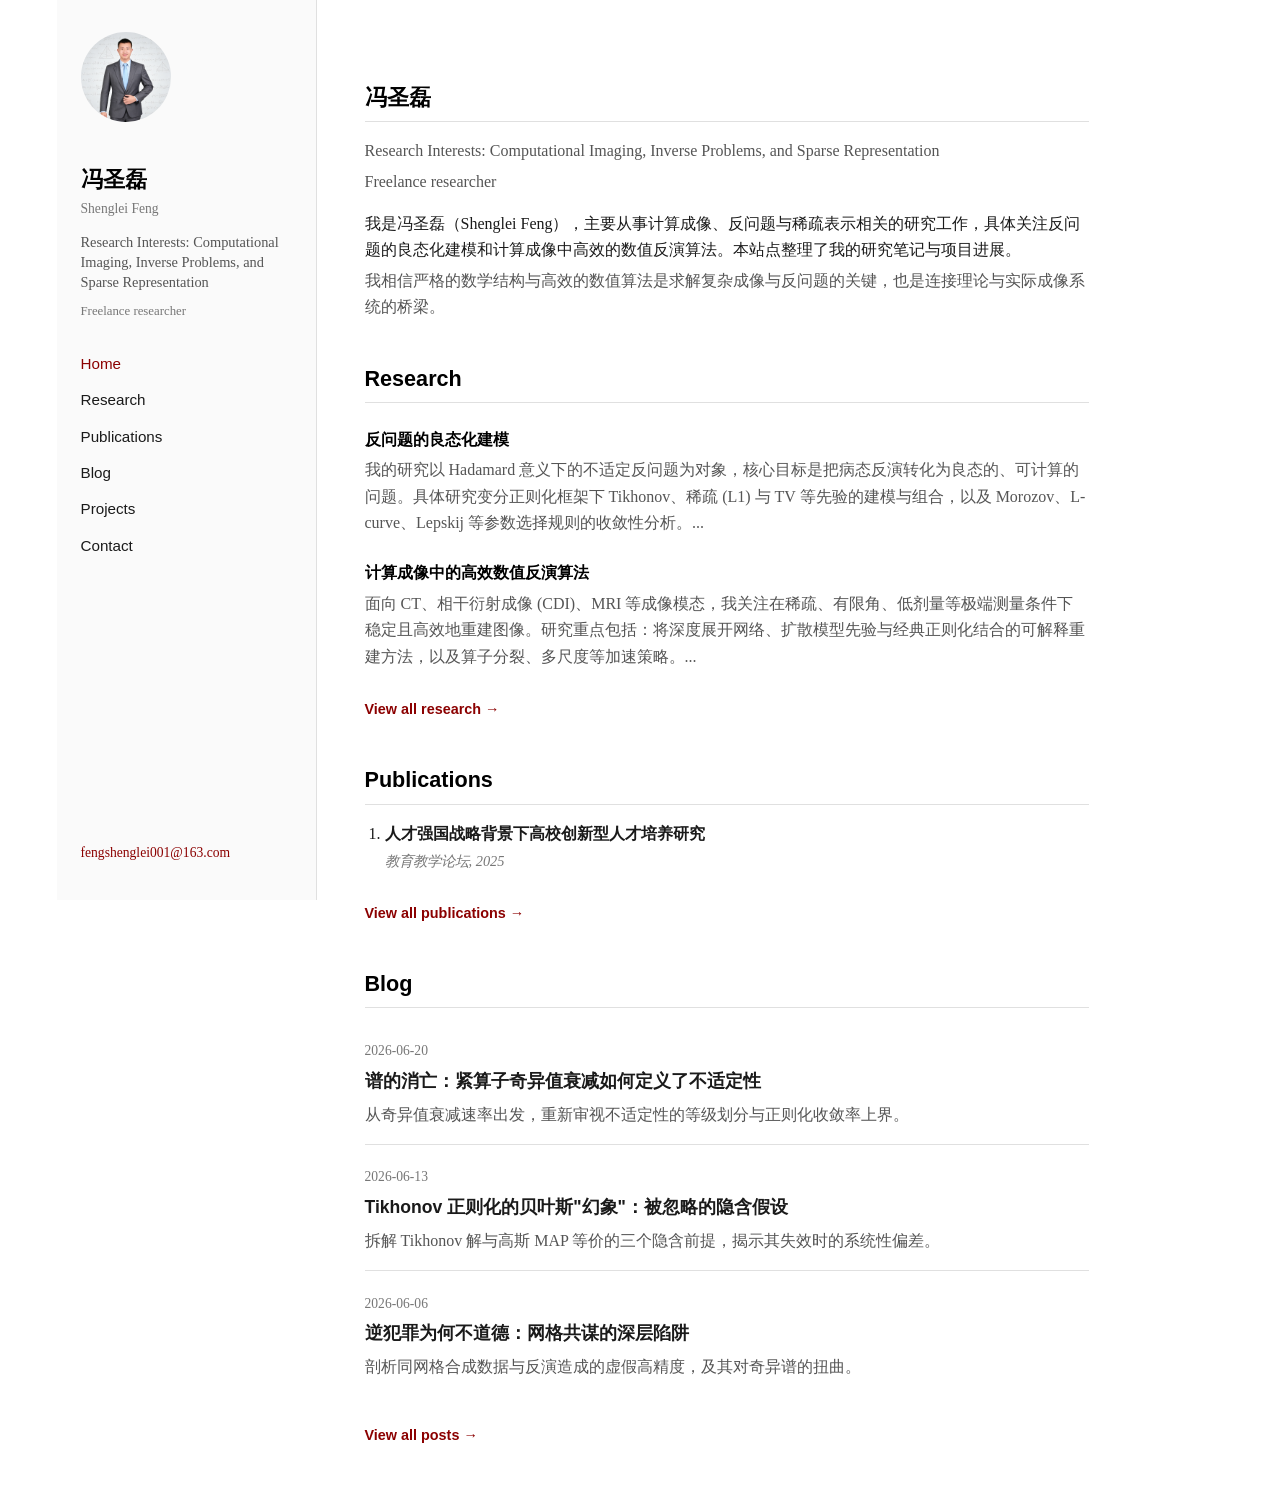
<file: index.html>
<!doctype html>
<html lang="zh-CN">
  <head>
    <meta charset="UTF-8" />
    <link rel="icon" type="image/svg+xml" href="/favicon.svg" />
    <meta name="viewport" content="width=device-width, initial-scale=1.0" />
    <meta name="description" content="冯圣磊 (Shenglei Feng) 的个人学术主页：不适定逆问题与正则化理论、计算成像。" />
    <title>冯圣磊 (Shenglei Feng) | 个人学术主页</title>
    <script>
      // Single Page Apps for GitHub Pages
      // https://github.com/rafgraph/spa-github-pages
      // ----------------------------------------------------------------------
      // 配对的反向脚本：检查 URL 是否带有 404.html 写入的 ?p=... / ?q=...。
      // 如果有，用 history.replaceState 把地址栏还原成访问者原本想去的路径，
      // 再让 Vue Router 正常初始化。必须放在 /src/main.js 之前。
      // ----------------------------------------------------------------------
      (function (l) {
        if (l.search) {
          var q = {};
          l.search.slice(1).split('&').forEach(function (v) {
            var a = v.split('=');
            q[a[0]] = a.slice(1).join('=');
          });
          if (q.p !== undefined) {
            window.history.replaceState(null, null,
              l.pathname.slice(0, -1) + (q.p || '') +
              (q.q ? ('?' + q.q.replace(/~and~/g, '&')) : '') +
              l.hash
            );
          }
        }
      }(window.location));
    </script>
    <script type="module" crossorigin src="/assets/index-N9PmE5zg.js"></script>
    <link rel="stylesheet" crossorigin href="/assets/index-BMLbtW0X.css">
  </head>
  <body>
    <div id="app"></div>
  </body>
</html>
</file>
<file: assets/index-BMLbtW0X.css>
:root{--bg:#fff;--sidebar-bg:#fafafa;--text:#1a1a1a;--muted:#555;--light:#777;--border:#e0e0e0;--link:#8b0000;--link-hover:#600000;--sans:"Helvetica Neue", Arial, "PingFang SC", "Microsoft YaHei", sans-serif;--serif:Georgia, "Noto Serif SC", "Songti SC", serif;--mono:"SFMono-Regular", Consolas, "Liberation Mono", Menlo, monospace}*{box-sizing:border-box}html{scroll-behavior:smooth;scrollbar-gutter:stable}body{font-family:var(--serif);color:var(--text);background:var(--bg);margin:0;font-size:16px;line-height:1.65}a{color:var(--link);text-decoration:none}a:hover{color:var(--link-hover);text-decoration:underline}h1,h2,h3{font-family:var(--sans);color:#000;margin:0;font-weight:600}h1{font-size:1.75rem}h2{border-bottom:1px solid var(--border);margin:2.5rem 0 1rem;padding-bottom:.35rem;font-size:1.35rem}h3{margin:1.5rem 0 .5rem;font-size:1.1rem}p{margin:.75rem 0}ul{padding-left:1.5rem}li{margin:.35rem 0}.layout{box-sizing:border-box;width:100%;max-width:1200px;min-height:100vh;margin-left:auto;margin-right:auto;padding-left:1.5rem;padding-right:1.5rem;display:flex}.sidebar{background:var(--sidebar-bg);border-right:1px solid var(--border);flex-direction:column;flex-shrink:0;width:260px;height:100vh;padding:2rem 1.5rem;display:flex;position:sticky;top:0;overflow-y:auto}.avatar{color:#fff;width:90px;height:90px;font-size:2rem;font-family:var(--sans);object-fit:cover;background:#222;border-radius:50%;justify-content:center;align-items:center;margin-bottom:1rem;display:flex;overflow:hidden}.sidebar .avatar{margin-bottom:1rem;display:block}.sidebar .name{color:#000;font-size:1.35rem;font-weight:700;font-family:var(--sans)}.sidebar .en-name{color:var(--light);margin-bottom:.75rem;font-size:.85rem}.sidebar .title{color:var(--muted);margin-bottom:.5rem;font-size:.9rem;line-height:1.4}.sidebar .affiliation{color:var(--light);margin-bottom:1.5rem;font-size:.8rem}.sidebar nav a{color:var(--text);font-family:var(--sans);padding:.35rem 0;font-size:.95rem;display:block}.sidebar nav a:hover,.sidebar nav a.active{color:var(--link);text-decoration:none}.sidebar .contacts{color:var(--muted);margin-top:auto;padding-top:1.5rem;font-size:.85rem}.sidebar .contacts a{margin:.25rem 0;display:block}.main{flex:1 1 0;min-width:0}.page{box-sizing:border-box;width:100%;max-width:820px;padding:2.5rem 3rem}.section{margin-bottom:1rem}.research-area{margin-bottom:1.5rem}.publication{margin:1.25rem 0}.pub-title{font-weight:700;font-family:var(--sans);margin-bottom:.2rem;font-size:1rem}.pub-authors{color:var(--muted);font-size:.9rem}.pub-venue{color:var(--light);font-size:.9rem;font-style:italic}.pub-links{margin-top:.25rem;font-size:.85rem}.pub-links a{margin-right:.75rem}.blog-list{padding:0;list-style:none}.blog-item{border-bottom:1px solid var(--border);padding:1.25rem 0}.blog-item:last-child{border-bottom:none}.blog-meta{color:var(--light);margin-bottom:.25rem;font-size:.85rem}.blog-title{font-size:1.1rem;font-weight:700;font-family:var(--sans);cursor:pointer;margin-bottom:.25rem}.blog-title:hover{color:var(--link)}.blog-tags span{color:var(--light);margin-right:.5rem;font-size:.75rem}.blog-excerpt{color:var(--muted);margin:.5rem 0}.read-more{cursor:pointer;font-size:.85rem}.contact-list p{margin:.4rem 0}.katex-block{background:#f9f9f9;border-radius:4px;margin:1rem 0;padding:.75rem;overflow-x:auto}.article-body p{margin:.75rem 0}@media (width<=900px){.layout{flex-direction:column}.sidebar{border-right:none;border-bottom:1px solid var(--border);width:100%;height:auto;padding:1.5rem;position:relative}.sidebar .contacts{margin-top:1rem}.main{max-width:100%;padding:0}.page{padding:1.5rem}}.sidebar[data-v-09c620fe]{background:var(--sidebar-bg);border-right:1px solid var(--border);flex-direction:column;flex-shrink:0;width:260px;height:100vh;padding:2rem 1.5rem;display:flex;position:sticky;top:0;overflow-y:auto}.sidebar-header[data-v-09c620fe]{margin-bottom:1.5rem;display:block}.avatar[data-v-09c620fe]{color:#fff;width:90px;height:90px;font-size:2rem;font-family:var(--sans);background:#222;border-radius:50%;justify-content:center;align-items:center;margin-bottom:1rem;display:flex}.menu-toggle[data-v-09c620fe]{background:var(--bg);border:1px solid var(--border);cursor:pointer;border-radius:6px;flex-direction:column;flex-shrink:0;justify-content:space-between;align-items:stretch;width:40px;height:40px;padding:9px 8px;display:none}.menu-toggle .bar[data-v-09c620fe]{background:var(--text);transform-origin:50%;border-radius:1px;height:2px;transition:transform .2s,opacity .2s;display:block}.menu-open .menu-toggle .bar[data-v-09c620fe]:first-child{transform:translateY(10px)rotate(45deg)}.menu-open .menu-toggle .bar[data-v-09c620fe]:nth-child(2){opacity:0}.menu-open .menu-toggle .bar[data-v-09c620fe]:nth-child(3){transform:translateY(-10px)rotate(-45deg)}.name[data-v-09c620fe]{color:#000;font-size:1.35rem;font-weight:700;font-family:var(--sans);margin:0}.en-name[data-v-09c620fe]{color:var(--light);margin-bottom:.75rem;font-size:.85rem}.title[data-v-09c620fe]{color:var(--muted);margin-bottom:.5rem;font-size:.9rem;line-height:1.4}.affiliation[data-v-09c620fe]{color:var(--light);font-size:.8rem}.sidebar-nav[data-v-09c620fe]{display:block}.sidebar-nav a[data-v-09c620fe],.sidebar-nav .router-link-active[data-v-09c620fe]{color:var(--text);font-family:var(--sans);padding:.35rem 0;font-size:.95rem;display:block}.sidebar-nav a[data-v-09c620fe]:hover,.sidebar-nav .router-link-active[data-v-09c620fe]{color:var(--link);text-decoration:none}.contacts[data-v-09c620fe]{margin-top:auto;padding-top:1.5rem;font-size:.85rem}.contacts a[data-v-09c620fe]{margin:.25rem 0;display:block}@media (width<=900px){.sidebar[data-v-09c620fe]{border-right:none;border-bottom:1px solid var(--border);width:100%;height:auto;padding:1rem 1.25rem;position:relative}.sidebar-header[data-v-09c620fe]{justify-content:space-between;align-items:center;gap:1rem;margin-bottom:1rem;display:flex}.avatar[data-v-09c620fe]{width:64px;height:64px;margin-bottom:0;font-size:1.5rem}.menu-toggle[data-v-09c620fe]{margin-left:auto;display:flex}.profile[data-v-09c620fe]{margin-bottom:.5rem}.sidebar-nav[data-v-09c620fe]{border-top:1px solid var(--border);margin-top:.75rem;padding-top:.5rem;display:none}.menu-open .sidebar-nav[data-v-09c620fe]{display:block}.contacts[data-v-09c620fe]{margin-top:1rem}}section[data-v-7c3ec149]{margin-bottom:2.5rem}section[data-v-7c3ec149]:last-child{margin-bottom:0}.intro p[data-v-7c3ec149]{color:var(--muted);margin:.25rem 0}.intro-bio[data-v-7c3ec149]{color:var(--text)!important;margin-top:1rem!important}.preview-item[data-v-7c3ec149]{margin:1rem 0}.preview-item h3[data-v-7c3ec149]{margin-bottom:.25rem;font-size:1rem}.preview-item p[data-v-7c3ec149]{color:var(--muted);margin:0}.preview-list[data-v-7c3ec149]{padding-left:1.25rem}.pub-preview .pub-title[data-v-7c3ec149]{color:var(--text);font-weight:700;line-height:1.4}.pub-preview .pub-meta-preview[data-v-7c3ec149]{color:var(--muted);margin-top:.2rem;font-size:.9rem}.pub-preview .pub-meta-preview em[data-v-7c3ec149]{color:var(--text);font-style:italic}.view-more[data-v-7c3ec149]{font-family:var(--sans);margin-top:.75rem;font-size:.9rem;font-weight:600;display:inline-block}.blog-preview-list[data-v-7c3ec149]{padding:0;list-style:none}.blog-preview-item[data-v-7c3ec149]{border-bottom:1px solid var(--border);padding:1rem 0}.blog-preview-item[data-v-7c3ec149]:last-child{border-bottom:none}.blog-preview-item .blog-meta[data-v-7c3ec149]{color:var(--light);font-size:.85rem}.blog-preview-item .blog-title[data-v-7c3ec149]{font-weight:700;font-family:var(--sans);color:var(--text);text-decoration:none}.blog-preview-item .blog-title[data-v-7c3ec149]:hover{color:var(--link);text-decoration:none}.blog-preview-item .blog-excerpt[data-v-7c3ec149]{color:var(--muted);margin:.35rem 0 0}.research-area[data-v-fe9f3863]{margin-bottom:1.75rem}.pub-list[data-v-1b29e142]{padding-left:1.5rem}.publication[data-v-1b29e142]{margin:1.5rem 0;padding-left:.5rem}.pub-title[data-v-1b29e142]{color:var(--text);font-size:1.05rem;font-weight:700;line-height:1.5}.pub-authors[data-v-1b29e142]{color:var(--muted);margin-top:.35rem;font-size:.95rem}.pub-meta[data-v-1b29e142]{color:var(--muted);margin-top:.25rem;font-size:.92rem;line-height:1.6}.pub-meta em[data-v-1b29e142]{color:var(--text);font-style:italic}.pub-meta a[data-v-1b29e142]{font-family:var(--mono);word-break:break-all;font-size:.95em}.pub-links[data-v-1b29e142]{margin-top:.4rem;font-size:.9rem}.pub-links a[data-v-1b29e142]{margin-right:.75rem}.blog-list[data-v-73671850]{padding:0;list-style:none}.blog-item[data-v-73671850]{border-bottom:1px solid var(--border);padding:1.25rem 0}.blog-item[data-v-73671850]:last-child{border-bottom:none}.blog-meta[data-v-73671850]{color:var(--light);margin-bottom:.25rem;font-size:.85rem}.blog-title[data-v-73671850]{font-size:1.1rem;font-weight:700;font-family:var(--sans);color:var(--text);margin-bottom:.25rem;text-decoration:none;display:inline-block}.blog-title[data-v-73671850]:hover{color:var(--link);text-decoration:none}.blog-tags span[data-v-73671850]{color:var(--light);margin-right:.5rem;font-size:.75rem}.blog-excerpt[data-v-73671850]{color:var(--muted);margin:.5rem 0 0}.pagination[data-v-73671850]{border-top:1px solid var(--border);justify-content:space-between;align-items:center;margin-top:2rem;padding-top:1rem;display:flex}.page-btn[data-v-73671850]{border:1px solid var(--border);font-family:var(--sans);cursor:pointer;color:var(--text);background:0 0;padding:.4rem .8rem;font-size:.9rem}.page-btn[data-v-73671850]:hover:not(:disabled){border-color:var(--link);color:var(--link)}.page-btn[data-v-73671850]:disabled{color:var(--light);cursor:not-allowed}.page-info[data-v-73671850]{color:var(--muted);font-size:.9rem}.back[data-v-90c13276]{color:var(--link);cursor:pointer;background:0 0;border:none;margin-bottom:1rem;padding:0;font-size:.9rem}.back[data-v-90c13276]:hover{text-decoration:underline}.post-meta[data-v-90c13276]{color:var(--light);margin-bottom:1.5rem;font-size:.9rem}.project-list[data-v-39903271]{padding-left:1.5rem}.project[data-v-39903271]{margin:1.2rem 0;padding-left:.5rem}.project-name[data-v-39903271]{color:var(--text);font-size:1.05rem;font-weight:700;line-height:1.5}.project-title[data-v-39903271]{color:var(--text);margin-top:.35rem;font-size:.95rem;line-height:1.6}.project-meta[data-v-39903271]{color:var(--muted);margin-top:.25rem;font-size:.92rem;line-height:1.6}:root{--el-color-white:#fff;--el-color-black:#000;--el-color-primary-rgb:64, 158, 255;--el-color-success-rgb:103, 194, 58;--el-color-warning-rgb:230, 162, 60;--el-color-danger-rgb:245, 108, 108;--el-color-error-rgb:245, 108, 108;--el-color-info-rgb:144, 147, 153;--el-font-size-extra-large:20px;--el-font-size-large:18px;--el-font-size-medium:16px;--el-font-size-base:14px;--el-font-size-small:13px;--el-font-size-extra-small:12px;--el-font-family:"Helvetica Neue", Helvetica, "PingFang SC", "Hiragino Sans GB", "Microsoft YaHei", "微软雅黑", Arial, sans-serif;--el-font-weight-primary:500;--el-font-line-height-primary:24px;--el-index-normal:1;--el-index-top:1000;--el-index-popper:2000;--el-border-radius-base:4px;--el-border-radius-small:2px;--el-border-radius-round:20px;--el-border-radius-circle:100%;--el-transition-duration:.3s;--el-transition-duration-fast:.2s;--el-transition-function-ease-in-out-bezier:cubic-bezier(.645, .045, .355, 1);--el-transition-function-fast-bezier:cubic-bezier(.23, 1, .32, 1);--el-transition-all:all var(--el-transition-duration) var(--el-transition-function-ease-in-out-bezier);--el-transition-fade:opacity var(--el-transition-duration) var(--el-transition-function-fast-bezier);--el-transition-md-fade:transform var(--el-transition-duration) var(--el-transition-function-fast-bezier), opacity var(--el-transition-duration) var(--el-transition-function-fast-bezier);--el-transition-fade-linear:opacity var(--el-transition-duration-fast) linear;--el-transition-border:border-color var(--el-transition-duration-fast) var(--el-transition-function-ease-in-out-bezier);--el-transition-box-shadow:box-shadow var(--el-transition-duration-fast) var(--el-transition-function-ease-in-out-bezier);--el-transition-color:color var(--el-transition-duration-fast) var(--el-transition-function-ease-in-out-bezier);--el-component-size-large:40px;--el-component-size:32px;--el-component-size-small:24px;--lightningcss-light:initial;--lightningcss-dark: ;--lightningcss-light:initial;--lightningcss-dark: ;color-scheme:light;--el-color-primary:#409eff;--el-color-primary-light-3:#79bbff;--el-color-primary-light-5:#a0cfff;--el-color-primary-light-7:#c6e2ff;--el-color-primary-light-8:#d9ecff;--el-color-primary-light-9:#ecf5ff;--el-color-primary-dark-2:#337ecc;--el-color-success:#67c23a;--el-color-success-light-3:#95d475;--el-color-success-light-5:#b3e19d;--el-color-success-light-7:#d1edc4;--el-color-success-light-8:#e1f3d8;--el-color-success-light-9:#f0f9eb;--el-color-success-dark-2:#529b2e;--el-color-warning:#e6a23c;--el-color-warning-light-3:#eebe77;--el-color-warning-light-5:#f3d19e;--el-color-warning-light-7:#f8e3c5;--el-color-warning-light-8:#faecd8;--el-color-warning-light-9:#fdf6ec;--el-color-warning-dark-2:#b88230;--el-color-danger:#f56c6c;--el-color-danger-light-3:#f89898;--el-color-danger-light-5:#fab6b6;--el-color-danger-light-7:#fcd3d3;--el-color-danger-light-8:#fde2e2;--el-color-danger-light-9:#fef0f0;--el-color-danger-dark-2:#c45656;--el-color-error:#f56c6c;--el-color-error-light-3:#f89898;--el-color-error-light-5:#fab6b6;--el-color-error-light-7:#fcd3d3;--el-color-error-light-8:#fde2e2;--el-color-error-light-9:#fef0f0;--el-color-error-dark-2:#c45656;--el-color-info:#909399;--el-color-info-light-3:#b1b3b8;--el-color-info-light-5:#c8c9cc;--el-color-info-light-7:#dedfe0;--el-color-info-light-8:#e9e9eb;--el-color-info-light-9:#f4f4f5;--el-color-info-dark-2:#73767a;--el-bg-color:#fff;--el-bg-color-page:#f2f3f5;--el-bg-color-overlay:#fff;--el-text-color-primary:#303133;--el-text-color-regular:#606266;--el-text-color-secondary:#909399;--el-text-color-placeholder:#a8abb2;--el-text-color-disabled:#c0c4cc;--el-border-color:#dcdfe6;--el-border-color-light:#e4e7ed;--el-border-color-lighter:#ebeef5;--el-border-color-extra-light:#f2f6fc;--el-border-color-dark:#d4d7de;--el-border-color-darker:#cdd0d6;--el-fill-color:#f0f2f5;--el-fill-color-light:#f5f7fa;--el-fill-color-lighter:#fafafa;--el-fill-color-extra-light:#fafcff;--el-fill-color-dark:#ebedf0;--el-fill-color-darker:#e6e8eb;--el-fill-color-blank:#fff;--el-box-shadow:0px 12px 32px 4px #0000000a, 0px 8px 20px #00000014;--el-box-shadow-light:0px 0px 12px #0000001f;--el-box-shadow-lighter:0px 0px 6px #0000001f;--el-box-shadow-dark:0px 16px 48px 16px #00000014, 0px 12px 32px #0000001f, 0px 8px 16px -8px #00000029;--el-disabled-bg-color:var(--el-fill-color-light);--el-disabled-text-color:var(--el-text-color-placeholder);--el-disabled-border-color:var(--el-border-color-light);--el-overlay-color:#000c;--el-overlay-color-light:#000000b3;--el-overlay-color-lighter:#00000080;--el-mask-color:#ffffffe6;--el-mask-color-extra-light:#ffffff4d;--el-border-width:1px;--el-border-style:solid;--el-border-color-hover:var(--el-text-color-disabled);--el-border:var(--el-border-width) var(--el-border-style) var(--el-border-color);--el-svg-monochrome-grey:var(--el-border-color)}.fade-in-linear-enter-active,.fade-in-linear-leave-active{transition:var(--el-transition-fade-linear)}.fade-in-linear-enter-from,.fade-in-linear-leave-to{opacity:0}.el-fade-in-linear-enter-active,.el-fade-in-linear-leave-active{transition:var(--el-transition-fade-linear)}.el-fade-in-linear-enter-from,.el-fade-in-linear-leave-to{opacity:0}.el-fade-in-enter-active,.el-fade-in-leave-active{transition:all var(--el-transition-duration) cubic-bezier(.55, 0, .1, 1)}.el-fade-in-enter-from,.el-fade-in-leave-active{opacity:0}.el-zoom-in-center-enter-active,.el-zoom-in-center-leave-active{transition:all var(--el-transition-duration) cubic-bezier(.55, 0, .1, 1)}.el-zoom-in-center-enter-from,.el-zoom-in-center-leave-active{opacity:0;transform:scaleX(0)}.el-zoom-in-top-enter-active,.el-zoom-in-top-leave-active{opacity:1;transition:var(--el-transition-md-fade);transform-origin:top;transform:scaleY(1)}.el-zoom-in-top-enter-active[data-popper-placement^=top],.el-zoom-in-top-leave-active[data-popper-placement^=top]{transform-origin:bottom}.el-zoom-in-top-enter-from,.el-zoom-in-top-leave-active{opacity:0;transform:scaleY(0)}.el-zoom-in-bottom-enter-active,.el-zoom-in-bottom-leave-active{opacity:1;transition:var(--el-transition-md-fade);transform-origin:bottom;transform:scaleY(1)}.el-zoom-in-bottom-enter-from,.el-zoom-in-bottom-leave-active{opacity:0;transform:scaleY(0)}.el-zoom-in-left-enter-active,.el-zoom-in-left-leave-active{opacity:1;transition:var(--el-transition-md-fade);transform-origin:0 0;transform:scale(1)}.el-zoom-in-left-enter-from,.el-zoom-in-left-leave-active{opacity:0;transform:scale(.45)}.collapse-transition{transition:var(--el-transition-duration) height ease-in-out, var(--el-transition-duration) padding-top ease-in-out, var(--el-transition-duration) padding-bottom ease-in-out}.el-collapse-transition-leave-active,.el-collapse-transition-enter-active{transition:var(--el-transition-duration) max-height ease-in-out, var(--el-transition-duration) padding-top ease-in-out, var(--el-transition-duration) padding-bottom ease-in-out}.horizontal-collapse-transition{transition:var(--el-transition-duration) width ease-in-out, var(--el-transition-duration) padding-left ease-in-out, var(--el-transition-duration) padding-right ease-in-out}.el-list-enter-active,.el-list-leave-active{transition:all 1s}.el-list-enter-from,.el-list-leave-to{opacity:0;transform:translateY(-30px)}.el-list-leave-active{position:absolute!important}.el-opacity-transition{transition:opacity var(--el-transition-duration) cubic-bezier(.55, 0, .1, 1)}.el-icon--right{margin-left:5px}.el-icon--left{margin-right:5px}@keyframes rotating{0%{transform:rotate(0)}to{transform:rotate(360deg)}}.el-icon{--color:inherit;fill:currentColor;width:1em;height:1em;color:var(--color);line-height:1em;font-size:inherit;justify-content:center;align-items:center;display:inline-flex;position:relative}.el-icon.is-loading{animation:2s linear infinite rotating}.el-icon svg{width:1em;height:1em}.el-affix--fixed{position:fixed}.el-alert{--el-alert-padding:8px 16px;--el-alert-border-radius-base:var(--el-border-radius-base);--el-alert-title-font-size:14px;--el-alert-title-with-description-font-size:16px;--el-alert-description-font-size:14px;--el-alert-close-font-size:16px;--el-alert-close-customed-font-size:14px;--el-alert-icon-size:16px;--el-alert-icon-large-size:28px;width:100%;padding:var(--el-alert-padding);box-sizing:border-box;border-radius:var(--el-alert-border-radius-base);background-color:var(--el-color-white);opacity:1;transition:opacity var(--el-transition-duration-fast);align-items:center;margin:0;display:flex;position:relative;overflow:hidden}.el-alert.is-light .el-alert__close-btn{color:var(--el-text-color-placeholder)}.el-alert.is-dark .el-alert__close-btn,.el-alert.is-dark .el-alert__description{color:var(--el-color-white)}.el-alert.is-center{justify-content:center}.el-alert--primary{--el-alert-bg-color:var(--el-color-primary-light-9)}.el-alert--primary.is-light{background-color:var(--el-alert-bg-color);color:var(--el-color-primary)}.el-alert--primary.is-light .el-alert__description{color:var(--el-color-primary)}.el-alert--primary.is-dark{background-color:var(--el-color-primary);color:var(--el-color-white)}.el-alert--success{--el-alert-bg-color:var(--el-color-success-light-9)}.el-alert--success.is-light{background-color:var(--el-alert-bg-color);color:var(--el-color-success)}.el-alert--success.is-light .el-alert__description{color:var(--el-color-success)}.el-alert--success.is-dark{background-color:var(--el-color-success);color:var(--el-color-white)}.el-alert--info{--el-alert-bg-color:var(--el-color-info-light-9)}.el-alert--info.is-light{background-color:var(--el-alert-bg-color);color:var(--el-color-info)}.el-alert--info.is-light .el-alert__description{color:var(--el-color-info)}.el-alert--info.is-dark{background-color:var(--el-color-info);color:var(--el-color-white)}.el-alert--warning{--el-alert-bg-color:var(--el-color-warning-light-9)}.el-alert--warning.is-light{background-color:var(--el-alert-bg-color);color:var(--el-color-warning)}.el-alert--warning.is-light .el-alert__description{color:var(--el-color-warning)}.el-alert--warning.is-dark{background-color:var(--el-color-warning);color:var(--el-color-white)}.el-alert--error{--el-alert-bg-color:var(--el-color-error-light-9)}.el-alert--error.is-light{background-color:var(--el-alert-bg-color);color:var(--el-color-error)}.el-alert--error.is-light .el-alert__description{color:var(--el-color-error)}.el-alert--error.is-dark{background-color:var(--el-color-error);color:var(--el-color-white)}.el-alert__content{flex-direction:column;gap:4px;display:flex}.el-alert .el-alert__icon{font-size:var(--el-alert-icon-size);width:var(--el-alert-icon-size);margin-right:8px}.el-alert .el-alert__icon.is-big{font-size:var(--el-alert-icon-large-size);width:var(--el-alert-icon-large-size);margin-right:12px}.el-alert__title{font-size:var(--el-alert-title-font-size);line-height:24px}.el-alert__title.with-description{font-size:var(--el-alert-title-with-description-font-size)}.el-alert .el-alert__description{font-size:var(--el-alert-description-font-size);margin:0}.el-alert .el-alert__close-btn{font-size:var(--el-alert-close-font-size);opacity:1;cursor:pointer;position:absolute;top:12px;right:16px}.el-alert .el-alert__close-btn.is-customed{font-style:normal;font-size:var(--el-alert-close-customed-font-size);line-height:24px;top:8px}.el-alert-fade-enter-from,.el-alert-fade-leave-active{opacity:0}.el-aside{box-sizing:border-box;width:var(--el-aside-width,300px);flex-shrink:0;overflow:auto}.el-autocomplete{--el-input-text-color:var(--el-text-color-regular);--el-input-border:var(--el-border);--el-input-hover-border:var(--el-border-color-hover);--el-input-focus-border:var(--el-color-primary);--el-input-transparent-border:0 0 0 1px transparent inset;--el-input-border-color:var(--el-border-color);--el-input-border-radius:var(--el-border-radius-base);--el-input-bg-color:var(--el-fill-color-blank);--el-input-icon-color:var(--el-text-color-placeholder);--el-input-placeholder-color:var(--el-text-color-placeholder);--el-input-hover-border-color:var(--el-border-color-hover);--el-input-clear-hover-color:var(--el-text-color-secondary);--el-input-focus-border-color:var(--el-color-primary);--el-input-width:100%;width:var(--el-input-width);display:inline-block;position:relative}.el-autocomplete__popper.el-popper{background:var(--el-bg-color-overlay);border:1px solid var(--el-border-color-light);box-shadow:var(--el-box-shadow-light)}.el-autocomplete__popper.el-popper .el-popper__arrow:before{border:1px solid var(--el-border-color-light)}.el-autocomplete__popper.el-popper[data-popper-placement^=top] .el-popper__arrow:before{border-top-color:#0000;border-left-color:#0000}.el-autocomplete__popper.el-popper[data-popper-placement^=bottom] .el-popper__arrow:before{border-bottom-color:#0000;border-right-color:#0000}.el-autocomplete__popper.el-popper[data-popper-placement^=left] .el-popper__arrow:before{border-bottom-color:#0000;border-left-color:#0000}.el-autocomplete__popper.el-popper[data-popper-placement^=right] .el-popper__arrow:before{border-top-color:#0000;border-right-color:#0000}.el-autocomplete-suggestion{border-radius:var(--el-border-radius-base);box-sizing:border-box}.el-autocomplete-suggestion__header{border-bottom:1px solid var(--el-border-color-lighter);padding:10px}.el-autocomplete-suggestion__footer{border-top:1px solid var(--el-border-color-lighter);padding:10px}.el-autocomplete-suggestion__wrap{box-sizing:border-box;max-height:280px;padding:10px 0}.el-autocomplete-suggestion__list{margin:0;padding:0}.el-autocomplete-suggestion li{cursor:pointer;color:var(--el-text-color-regular);line-height:34px;font-size:var(--el-font-size-base);text-align:left;text-overflow:ellipsis;white-space:nowrap;margin:0;padding:0 20px;list-style:none;overflow:hidden}.el-autocomplete-suggestion li:hover,.el-autocomplete-suggestion li.highlighted{background-color:var(--el-fill-color-light)}.el-autocomplete-suggestion li.divider{border-top:1px solid var(--el-color-black);margin-top:6px}.el-autocomplete-suggestion li.divider:last-child{margin-bottom:-6px}.el-autocomplete-suggestion.is-loading li{cursor:default;height:100px;color:var(--el-text-color-secondary);justify-content:center;align-items:center;font-size:20px;display:flex}.el-autocomplete-suggestion.is-loading li:hover{background-color:var(--el-bg-color-overlay)}.el-avatar{--el-avatar-text-color:var(--el-color-white);--el-avatar-bg-color:var(--el-text-color-disabled);--el-avatar-text-size:14px;--el-avatar-icon-size:18px;--el-avatar-border-radius:var(--el-border-radius-base);--el-avatar-size-large:56px;--el-avatar-size:40px;--el-avatar-size-small:24px;box-sizing:border-box;text-align:center;color:var(--el-avatar-text-color);background:var(--el-avatar-bg-color);width:var(--el-avatar-size);height:var(--el-avatar-size);font-size:var(--el-avatar-text-size);outline:none;justify-content:center;align-items:center;display:inline-flex;overflow:hidden}.el-avatar>img{width:100%;height:100%;display:block}.el-avatar--circle{border-radius:50%}.el-avatar--square{border-radius:var(--el-avatar-border-radius)}.el-avatar--icon{font-size:var(--el-avatar-icon-size)}.el-avatar--small{--el-avatar-size:24px}.el-avatar--large{--el-avatar-size:56px}.el-avatar-group{--el-avatar-group-item-gap:-8px;--el-avatar-group-collapse-item-gap:4px;display:inline-flex}.el-avatar-group .el-avatar{border:1px solid var(--el-border-color-extra-light)}.el-avatar-group .el-avatar:not(:first-child){margin-left:var(--el-avatar-group-item-gap)}.el-avatar-group__collapse-avatars{--el-avatar-group-item-gap:-8px;--el-avatar-group-collapse-item-gap:4px}.el-avatar-group__collapse-avatars .el-avatar:not(:first-child){margin-left:var(--el-avatar-group-collapse-item-gap)}.el-backtop{--el-backtop-bg-color:var(--el-bg-color-overlay);--el-backtop-text-color:var(--el-color-primary);--el-backtop-hover-bg-color:var(--el-border-color-extra-light);background-color:var(--el-backtop-bg-color);width:40px;height:40px;color:var(--el-backtop-text-color);box-shadow:var(--el-box-shadow-lighter);cursor:pointer;z-index:5;border-radius:50%;justify-content:center;align-items:center;font-size:20px;display:flex;position:fixed}.el-backtop:hover{background-color:var(--el-backtop-hover-bg-color)}.el-backtop__icon{font-size:20px}.el-badge{--el-badge-bg-color:var(--el-color-danger);--el-badge-radius:10px;--el-badge-font-size:12px;--el-badge-padding:6px;--el-badge-size:18px;vertical-align:middle;width:fit-content;display:inline-block;position:relative}.el-badge__content{background-color:var(--el-badge-bg-color);border-radius:var(--el-badge-radius);color:var(--el-color-white);font-size:var(--el-badge-font-size);height:var(--el-badge-size);padding:0 var(--el-badge-padding);white-space:nowrap;border:1px solid var(--el-bg-color);justify-content:center;align-items:center;display:inline-flex}.el-badge__content.is-fixed{top:0;right:calc(1px + var(--el-badge-size) / 2);z-index:var(--el-index-normal);position:absolute;transform:translateY(-50%)translate(100%)}.el-badge__content.is-fixed.is-dot{right:5px}.el-badge__content.is-dot{border-radius:50%;width:8px;height:8px;padding:0;right:0}.el-badge__content.is-hide-zero{display:none}.el-badge__content--primary{background-color:var(--el-color-primary)}.el-badge__content--success{background-color:var(--el-color-success)}.el-badge__content--warning{background-color:var(--el-color-warning)}.el-badge__content--info{background-color:var(--el-color-info)}.el-badge__content--danger{background-color:var(--el-color-danger)}.el-breadcrumb__separator{color:var(--el-text-color-placeholder);margin:0 9px;font-weight:700}.el-breadcrumb__separator.el-icon{margin:0 6px;font-weight:400}.el-breadcrumb__separator.el-icon svg{vertical-align:middle}.el-breadcrumb__item{float:left;align-items:center;display:inline-flex}.el-breadcrumb__inner{color:var(--el-text-color-regular)}.el-breadcrumb__inner.is-link,.el-breadcrumb__inner a{transition:var(--el-transition-color);color:var(--el-text-color-primary);font-weight:700;text-decoration:none}.el-breadcrumb__inner.is-link:hover,.el-breadcrumb__inner a:hover{color:var(--el-color-primary);cursor:pointer}.el-breadcrumb__item:last-child .el-breadcrumb__inner,.el-breadcrumb__item:last-child .el-breadcrumb__inner:hover,.el-breadcrumb__item:last-child .el-breadcrumb__inner a,.el-breadcrumb__item:last-child .el-breadcrumb__inner a:hover{color:var(--el-text-color-regular);cursor:text;font-weight:400}.el-breadcrumb__item:last-child .el-breadcrumb__separator{display:none}.el-breadcrumb{font-size:14px;line-height:1}.el-breadcrumb:before,.el-breadcrumb:after{content:"";display:table}.el-breadcrumb:after{clear:both}.el-button-group>.el-button+.el-button{margin-left:0}.el-button-group>.el-button:first-child:last-child{border-top-right-radius:var(--el-border-radius-base);border-bottom-right-radius:var(--el-border-radius-base);border-top-left-radius:var(--el-border-radius-base);border-bottom-left-radius:var(--el-border-radius-base)}.el-button-group>.el-button:first-child:last-child.is-round{border-radius:var(--el-border-radius-round)}.el-button-group>.el-button:first-child:last-child.is-circle{border-radius:50%}.el-button-group>.el-button:not(:first-child):not(:last-child){border-radius:0}.el-button-group>.el-button:hover,.el-button-group>.el-button:focus,.el-button-group>.el-button:active,.el-button-group>.el-button.is-active{z-index:1}.el-button-group--horizontal{vertical-align:middle;display:inline-block}.el-button-group--horizontal:before,.el-button-group--horizontal:after{content:"";display:table}.el-button-group--horizontal:after{clear:both}.el-button-group--horizontal>.el-button{float:left;position:relative}.el-button-group--horizontal>.el-button:first-child{border-top-right-radius:0;border-bottom-right-radius:0}.el-button-group--horizontal>.el-button:last-child{border-top-left-radius:0;border-bottom-left-radius:0}.el-button-group--horizontal>.el-button:not(:last-child){margin-right:-1px}.el-button-group--horizontal .el-button--primary:first-child{border-right-color:var(--el-button-divide-border-color)}.el-button-group--horizontal .el-button--primary:last-child{border-left-color:var(--el-button-divide-border-color)}.el-button-group--horizontal .el-button--primary:not(:first-child):not(:last-child){border-left-color:var(--el-button-divide-border-color);border-right-color:var(--el-button-divide-border-color)}.el-button-group--horizontal .el-button--success:first-child{border-right-color:var(--el-button-divide-border-color)}.el-button-group--horizontal .el-button--success:last-child{border-left-color:var(--el-button-divide-border-color)}.el-button-group--horizontal .el-button--success:not(:first-child):not(:last-child){border-left-color:var(--el-button-divide-border-color);border-right-color:var(--el-button-divide-border-color)}.el-button-group--horizontal .el-button--warning:first-child{border-right-color:var(--el-button-divide-border-color)}.el-button-group--horizontal .el-button--warning:last-child{border-left-color:var(--el-button-divide-border-color)}.el-button-group--horizontal .el-button--warning:not(:first-child):not(:last-child){border-left-color:var(--el-button-divide-border-color);border-right-color:var(--el-button-divide-border-color)}.el-button-group--horizontal .el-button--danger:first-child{border-right-color:var(--el-button-divide-border-color)}.el-button-group--horizontal .el-button--danger:last-child{border-left-color:var(--el-button-divide-border-color)}.el-button-group--horizontal .el-button--danger:not(:first-child):not(:last-child){border-left-color:var(--el-button-divide-border-color);border-right-color:var(--el-button-divide-border-color)}.el-button-group--horizontal .el-button--info:first-child{border-right-color:var(--el-button-divide-border-color)}.el-button-group--horizontal .el-button--info:last-child{border-left-color:var(--el-button-divide-border-color)}.el-button-group--horizontal .el-button--info:not(:first-child):not(:last-child){border-left-color:var(--el-button-divide-border-color);border-right-color:var(--el-button-divide-border-color)}.el-button-group--horizontal>.el-dropdown>.el-button{border-left-color:var(--el-button-divide-border-color);border-top-left-radius:0;border-bottom-left-radius:0}.el-button-group--vertical{flex-direction:column;align-items:stretch;display:inline-flex}.el-button-group--vertical>.el-button{margin-top:-1px}.el-button-group--vertical>.el-button:first-child{border-bottom-right-radius:0;border-bottom-left-radius:0}.el-button-group--vertical>.el-button:last-child{border-top-left-radius:0;border-top-right-radius:0}.el-button-group--vertical>.el-dropdown{margin-top:-1px}.el-button-group--vertical>.el-dropdown>.el-button{border-left-color:var(--el-button-divide-border-color);border-top-left-radius:0;border-top-right-radius:0}.el-button-group--vertical .el-button--primary:first-child{border-bottom-color:var(--el-button-divide-border-color)}.el-button-group--vertical .el-button--primary:last-child{border-top-color:var(--el-button-divide-border-color)}.el-button-group--vertical .el-button--primary:not(:first-child):not(:last-child){border-top-color:var(--el-button-divide-border-color);border-bottom-color:var(--el-button-divide-border-color)}.el-button-group--vertical .el-button--success:first-child{border-bottom-color:var(--el-button-divide-border-color)}.el-button-group--vertical .el-button--success:last-child{border-top-color:var(--el-button-divide-border-color)}.el-button-group--vertical .el-button--success:not(:first-child):not(:last-child){border-top-color:var(--el-button-divide-border-color);border-bottom-color:var(--el-button-divide-border-color)}.el-button-group--vertical .el-button--warning:first-child{border-bottom-color:var(--el-button-divide-border-color)}.el-button-group--vertical .el-button--warning:last-child{border-top-color:var(--el-button-divide-border-color)}.el-button-group--vertical .el-button--warning:not(:first-child):not(:last-child){border-top-color:var(--el-button-divide-border-color);border-bottom-color:var(--el-button-divide-border-color)}.el-button-group--vertical .el-button--danger:first-child{border-bottom-color:var(--el-button-divide-border-color)}.el-button-group--vertical .el-button--danger:last-child{border-top-color:var(--el-button-divide-border-color)}.el-button-group--vertical .el-button--danger:not(:first-child):not(:last-child){border-top-color:var(--el-button-divide-border-color);border-bottom-color:var(--el-button-divide-border-color)}.el-button-group--vertical .el-button--info:first-child{border-bottom-color:var(--el-button-divide-border-color)}.el-button-group--vertical .el-button--info:last-child{border-top-color:var(--el-button-divide-border-color)}.el-button-group--vertical .el-button--info:not(:first-child):not(:last-child){border-top-color:var(--el-button-divide-border-color);border-bottom-color:var(--el-button-divide-border-color)}.el-button{--el-button-font-weight:var(--el-font-weight-primary);--el-button-border-color:var(--el-border-color);--el-button-bg-color:var(--el-fill-color-blank);--el-button-text-color:var(--el-text-color-regular);--el-button-disabled-text-color:var(--el-disabled-text-color);--el-button-disabled-bg-color:var(--el-fill-color-blank);--el-button-disabled-border-color:var(--el-border-color-light);--el-button-divide-border-color:#ffffff80;--el-button-hover-text-color:var(--el-color-primary);--el-button-hover-bg-color:var(--el-color-primary-light-9);--el-button-hover-border-color:var(--el-color-primary-light-7);--el-button-active-text-color:var(--el-button-hover-text-color);--el-button-active-border-color:var(--el-color-primary);--el-button-active-bg-color:var(--el-button-hover-bg-color);--el-button-outline-color:var(--el-color-primary-light-5);--el-button-hover-link-text-color:var(--el-text-color-secondary);--el-button-active-color:var(--el-text-color-primary);white-space:nowrap;cursor:pointer;height:32px;color:var(--el-button-text-color);text-align:center;box-sizing:border-box;line-height:1;font-weight:var(--el-button-font-weight);-webkit-user-select:none;user-select:none;vertical-align:middle;-webkit-appearance:none;background-color:var(--el-button-bg-color);border:var(--el-border);border-color:var(--el-button-border-color);outline:none;justify-content:center;align-items:center;transition:all .1s;display:inline-flex}.el-button:hover{color:var(--el-button-hover-text-color);border-color:var(--el-button-hover-border-color);background-color:var(--el-button-hover-bg-color);outline:none}.el-button:active{color:var(--el-button-active-text-color);border-color:var(--el-button-active-border-color);background-color:var(--el-button-active-bg-color);outline:none}.el-button:focus-visible{outline:2px solid var(--el-button-outline-color);outline-offset:1px;transition:outline-offset,outline}.el-button>span{align-items:center;display:inline-flex}.el-button+.el-button{margin-left:12px}.el-button{font-size:var(--el-font-size-base);border-radius:var(--el-border-radius-base);padding:8px 15px}.el-button.is-round{padding:8px 15px}.el-button::-moz-focus-inner{border:0}.el-button [class*=el-icon]+span{margin-left:6px}.el-button [class*=el-icon] svg{vertical-align:bottom}.el-button.is-plain{--el-button-hover-text-color:var(--el-color-primary);--el-button-hover-bg-color:var(--el-fill-color-blank);--el-button-hover-border-color:var(--el-color-primary)}.el-button.is-active{color:var(--el-button-active-text-color);border-color:var(--el-button-active-border-color);background-color:var(--el-button-active-bg-color);outline:none}.el-button.is-disabled,.el-button.is-disabled:hover{color:var(--el-button-disabled-text-color);cursor:not-allowed;background-image:none;background-color:var(--el-button-disabled-bg-color);border-color:var(--el-button-disabled-border-color)}.el-button.is-loading{pointer-events:none;position:relative}.el-button.is-loading:before{z-index:1;pointer-events:none;content:"";border-radius:inherit;background-color:var(--el-mask-color-extra-light);position:absolute;inset:-1px}.el-button.is-round{border-radius:var(--el-border-radius-round)}.el-button.is-dashed{--el-button-hover-text-color:var(--el-color-primary);--el-button-hover-bg-color:var(--el-fill-color-blank);--el-button-hover-border-color:var(--el-color-primary);border-style:dashed}.el-button.is-circle{border-radius:50%;width:32px;padding:8px}.el-button.is-text{color:var(--el-button-text-color);background-color:#0000;border:0 solid #0000}.el-button.is-text.is-disabled{color:var(--el-button-disabled-text-color);background-color:#0000!important}.el-button.is-text:not(.is-disabled):hover{background-color:var(--el-fill-color-light)}.el-button.is-text:not(.is-disabled):focus-visible{outline:2px solid var(--el-button-outline-color);outline-offset:1px;transition:outline-offset,outline}.el-button.is-text:not(.is-disabled):active{background-color:var(--el-fill-color)}.el-button.is-text:not(.is-disabled).is-has-bg{background-color:var(--el-fill-color-light)}.el-button.is-text:not(.is-disabled).is-has-bg:hover{background-color:var(--el-fill-color)}.el-button.is-text:not(.is-disabled).is-has-bg:active{background-color:var(--el-fill-color-dark)}.el-button__text--expand{letter-spacing:.3em;margin-right:-.3em}.el-button.is-link{color:var(--el-button-text-color);background:0 0;border-color:#0000;height:auto;padding:2px}.el-button.is-link:hover{color:var(--el-button-hover-link-text-color)}.el-button.is-link.is-disabled{color:var(--el-button-disabled-text-color);background-color:#0000!important;border-color:#0000!important}.el-button.is-link:not(.is-disabled):hover{background-color:#0000;border-color:#0000}.el-button.is-link:not(.is-disabled):active{color:var(--el-button-active-color);background-color:#0000;border-color:#0000}.el-button--text{color:var(--el-color-primary);background:0 0;border-color:#0000;padding-left:0;padding-right:0}.el-button--text.is-disabled{color:var(--el-button-disabled-text-color);background-color:#0000!important;border-color:#0000!important}.el-button--text:not(.is-disabled):hover{color:var(--el-color-primary-light-3);background-color:#0000;border-color:#0000}.el-button--text:not(.is-disabled):active{color:var(--el-color-primary-dark-2);background-color:#0000;border-color:#0000}.el-button__link--expand{letter-spacing:.3em;margin-right:-.3em}.el-button--primary{--el-button-text-color:var(--el-color-white);--el-button-bg-color:var(--el-color-primary);--el-button-border-color:var(--el-color-primary);--el-button-outline-color:var(--el-color-primary-light-5);--el-button-active-color:var(--el-color-primary-dark-2);--el-button-hover-text-color:var(--el-color-white);--el-button-hover-link-text-color:var(--el-color-primary-light-5);--el-button-hover-bg-color:var(--el-color-primary-light-3);--el-button-hover-border-color:var(--el-color-primary-light-3);--el-button-active-bg-color:var(--el-color-primary-dark-2);--el-button-active-border-color:var(--el-color-primary-dark-2);--el-button-disabled-text-color:var(--el-color-white);--el-button-disabled-bg-color:var(--el-color-primary-light-5);--el-button-disabled-border-color:var(--el-color-primary-light-5)}.el-button--primary.is-plain,.el-button--primary.is-text,.el-button--primary.is-link{--el-button-text-color:var(--el-color-primary);--el-button-bg-color:var(--el-color-primary-light-9);--el-button-border-color:var(--el-color-primary-light-5);--el-button-hover-text-color:var(--el-color-white);--el-button-hover-bg-color:var(--el-color-primary);--el-button-hover-border-color:var(--el-color-primary);--el-button-active-text-color:var(--el-color-white)}.el-button--primary.is-plain.is-disabled,.el-button--primary.is-plain.is-disabled:hover,.el-button--primary.is-plain.is-disabled:focus,.el-button--primary.is-plain.is-disabled:active,.el-button--primary.is-text.is-disabled,.el-button--primary.is-text.is-disabled:hover,.el-button--primary.is-text.is-disabled:focus,.el-button--primary.is-text.is-disabled:active,.el-button--primary.is-link.is-disabled,.el-button--primary.is-link.is-disabled:hover,.el-button--primary.is-link.is-disabled:focus,.el-button--primary.is-link.is-disabled:active{color:var(--el-color-primary-light-5);background-color:var(--el-color-primary-light-9);border-color:var(--el-color-primary-light-8)}.el-button--primary.is-dashed{--el-button-text-color:var(--el-color-primary);--el-button-bg-color:var(--el-color-primary-light-9);--el-button-border-color:var(--el-color-primary-light-5);--el-button-hover-text-color:var(--el-color-primary);--el-button-hover-bg-color:var(--el-color-primary-light-9);--el-button-hover-border-color:var(--el-color-primary-light-3);--el-button-active-text-color:var(--el-color-primary-dark-2);--el-button-active-bg-color:var(--el-color-primary-light-9);--el-button-active-border-color:var(--el-color-primary-dark-2)}.el-button--primary.is-dashed.is-disabled,.el-button--primary.is-dashed.is-disabled:hover,.el-button--primary.is-dashed.is-disabled:focus,.el-button--primary.is-dashed.is-disabled:active{color:var(--el-color-primary-light-5);background-color:var(--el-color-primary-light-9);border-color:var(--el-color-primary-light-8)}.el-button--success{--el-button-text-color:var(--el-color-white);--el-button-bg-color:var(--el-color-success);--el-button-border-color:var(--el-color-success);--el-button-outline-color:var(--el-color-success-light-5);--el-button-active-color:var(--el-color-success-dark-2);--el-button-hover-text-color:var(--el-color-white);--el-button-hover-link-text-color:var(--el-color-success-light-5);--el-button-hover-bg-color:var(--el-color-success-light-3);--el-button-hover-border-color:var(--el-color-success-light-3);--el-button-active-bg-color:var(--el-color-success-dark-2);--el-button-active-border-color:var(--el-color-success-dark-2);--el-button-disabled-text-color:var(--el-color-white);--el-button-disabled-bg-color:var(--el-color-success-light-5);--el-button-disabled-border-color:var(--el-color-success-light-5)}.el-button--success.is-plain,.el-button--success.is-text,.el-button--success.is-link{--el-button-text-color:var(--el-color-success);--el-button-bg-color:var(--el-color-success-light-9);--el-button-border-color:var(--el-color-success-light-5);--el-button-hover-text-color:var(--el-color-white);--el-button-hover-bg-color:var(--el-color-success);--el-button-hover-border-color:var(--el-color-success);--el-button-active-text-color:var(--el-color-white)}.el-button--success.is-plain.is-disabled,.el-button--success.is-plain.is-disabled:hover,.el-button--success.is-plain.is-disabled:focus,.el-button--success.is-plain.is-disabled:active,.el-button--success.is-text.is-disabled,.el-button--success.is-text.is-disabled:hover,.el-button--success.is-text.is-disabled:focus,.el-button--success.is-text.is-disabled:active,.el-button--success.is-link.is-disabled,.el-button--success.is-link.is-disabled:hover,.el-button--success.is-link.is-disabled:focus,.el-button--success.is-link.is-disabled:active{color:var(--el-color-success-light-5);background-color:var(--el-color-success-light-9);border-color:var(--el-color-success-light-8)}.el-button--success.is-dashed{--el-button-text-color:var(--el-color-success);--el-button-bg-color:var(--el-color-success-light-9);--el-button-border-color:var(--el-color-success-light-5);--el-button-hover-text-color:var(--el-color-success);--el-button-hover-bg-color:var(--el-color-success-light-9);--el-button-hover-border-color:var(--el-color-success-light-3);--el-button-active-text-color:var(--el-color-success-dark-2);--el-button-active-bg-color:var(--el-color-success-light-9);--el-button-active-border-color:var(--el-color-success-dark-2)}.el-button--success.is-dashed.is-disabled,.el-button--success.is-dashed.is-disabled:hover,.el-button--success.is-dashed.is-disabled:focus,.el-button--success.is-dashed.is-disabled:active{color:var(--el-color-success-light-5);background-color:var(--el-color-success-light-9);border-color:var(--el-color-success-light-8)}.el-button--warning{--el-button-text-color:var(--el-color-white);--el-button-bg-color:var(--el-color-warning);--el-button-border-color:var(--el-color-warning);--el-button-outline-color:var(--el-color-warning-light-5);--el-button-active-color:var(--el-color-warning-dark-2);--el-button-hover-text-color:var(--el-color-white);--el-button-hover-link-text-color:var(--el-color-warning-light-5);--el-button-hover-bg-color:var(--el-color-warning-light-3);--el-button-hover-border-color:var(--el-color-warning-light-3);--el-button-active-bg-color:var(--el-color-warning-dark-2);--el-button-active-border-color:var(--el-color-warning-dark-2);--el-button-disabled-text-color:var(--el-color-white);--el-button-disabled-bg-color:var(--el-color-warning-light-5);--el-button-disabled-border-color:var(--el-color-warning-light-5)}.el-button--warning.is-plain,.el-button--warning.is-text,.el-button--warning.is-link{--el-button-text-color:var(--el-color-warning);--el-button-bg-color:var(--el-color-warning-light-9);--el-button-border-color:var(--el-color-warning-light-5);--el-button-hover-text-color:var(--el-color-white);--el-button-hover-bg-color:var(--el-color-warning);--el-button-hover-border-color:var(--el-color-warning);--el-button-active-text-color:var(--el-color-white)}.el-button--warning.is-plain.is-disabled,.el-button--warning.is-plain.is-disabled:hover,.el-button--warning.is-plain.is-disabled:focus,.el-button--warning.is-plain.is-disabled:active,.el-button--warning.is-text.is-disabled,.el-button--warning.is-text.is-disabled:hover,.el-button--warning.is-text.is-disabled:focus,.el-button--warning.is-text.is-disabled:active,.el-button--warning.is-link.is-disabled,.el-button--warning.is-link.is-disabled:hover,.el-button--warning.is-link.is-disabled:focus,.el-button--warning.is-link.is-disabled:active{color:var(--el-color-warning-light-5);background-color:var(--el-color-warning-light-9);border-color:var(--el-color-warning-light-8)}.el-button--warning.is-dashed{--el-button-text-color:var(--el-color-warning);--el-button-bg-color:var(--el-color-warning-light-9);--el-button-border-color:var(--el-color-warning-light-5);--el-button-hover-text-color:var(--el-color-warning);--el-button-hover-bg-color:var(--el-color-warning-light-9);--el-button-hover-border-color:var(--el-color-warning-light-3);--el-button-active-text-color:var(--el-color-warning-dark-2);--el-button-active-bg-color:var(--el-color-warning-light-9);--el-button-active-border-color:var(--el-color-warning-dark-2)}.el-button--warning.is-dashed.is-disabled,.el-button--warning.is-dashed.is-disabled:hover,.el-button--warning.is-dashed.is-disabled:focus,.el-button--warning.is-dashed.is-disabled:active{color:var(--el-color-warning-light-5);background-color:var(--el-color-warning-light-9);border-color:var(--el-color-warning-light-8)}.el-button--danger{--el-button-text-color:var(--el-color-white);--el-button-bg-color:var(--el-color-danger);--el-button-border-color:var(--el-color-danger);--el-button-outline-color:var(--el-color-danger-light-5);--el-button-active-color:var(--el-color-danger-dark-2);--el-button-hover-text-color:var(--el-color-white);--el-button-hover-link-text-color:var(--el-color-danger-light-5);--el-button-hover-bg-color:var(--el-color-danger-light-3);--el-button-hover-border-color:var(--el-color-danger-light-3);--el-button-active-bg-color:var(--el-color-danger-dark-2);--el-button-active-border-color:var(--el-color-danger-dark-2);--el-button-disabled-text-color:var(--el-color-white);--el-button-disabled-bg-color:var(--el-color-danger-light-5);--el-button-disabled-border-color:var(--el-color-danger-light-5)}.el-button--danger.is-plain,.el-button--danger.is-text,.el-button--danger.is-link{--el-button-text-color:var(--el-color-danger);--el-button-bg-color:var(--el-color-danger-light-9);--el-button-border-color:var(--el-color-danger-light-5);--el-button-hover-text-color:var(--el-color-white);--el-button-hover-bg-color:var(--el-color-danger);--el-button-hover-border-color:var(--el-color-danger);--el-button-active-text-color:var(--el-color-white)}.el-button--danger.is-plain.is-disabled,.el-button--danger.is-plain.is-disabled:hover,.el-button--danger.is-plain.is-disabled:focus,.el-button--danger.is-plain.is-disabled:active,.el-button--danger.is-text.is-disabled,.el-button--danger.is-text.is-disabled:hover,.el-button--danger.is-text.is-disabled:focus,.el-button--danger.is-text.is-disabled:active,.el-button--danger.is-link.is-disabled,.el-button--danger.is-link.is-disabled:hover,.el-button--danger.is-link.is-disabled:focus,.el-button--danger.is-link.is-disabled:active{color:var(--el-color-danger-light-5);background-color:var(--el-color-danger-light-9);border-color:var(--el-color-danger-light-8)}.el-button--danger.is-dashed{--el-button-text-color:var(--el-color-danger);--el-button-bg-color:var(--el-color-danger-light-9);--el-button-border-color:var(--el-color-danger-light-5);--el-button-hover-text-color:var(--el-color-danger);--el-button-hover-bg-color:var(--el-color-danger-light-9);--el-button-hover-border-color:var(--el-color-danger-light-3);--el-button-active-text-color:var(--el-color-danger-dark-2);--el-button-active-bg-color:var(--el-color-danger-light-9);--el-button-active-border-color:var(--el-color-danger-dark-2)}.el-button--danger.is-dashed.is-disabled,.el-button--danger.is-dashed.is-disabled:hover,.el-button--danger.is-dashed.is-disabled:focus,.el-button--danger.is-dashed.is-disabled:active{color:var(--el-color-danger-light-5);background-color:var(--el-color-danger-light-9);border-color:var(--el-color-danger-light-8)}.el-button--info{--el-button-text-color:var(--el-color-white);--el-button-bg-color:var(--el-color-info);--el-button-border-color:var(--el-color-info);--el-button-outline-color:var(--el-color-info-light-5);--el-button-active-color:var(--el-color-info-dark-2);--el-button-hover-text-color:var(--el-color-white);--el-button-hover-link-text-color:var(--el-color-info-light-5);--el-button-hover-bg-color:var(--el-color-info-light-3);--el-button-hover-border-color:var(--el-color-info-light-3);--el-button-active-bg-color:var(--el-color-info-dark-2);--el-button-active-border-color:var(--el-color-info-dark-2);--el-button-disabled-text-color:var(--el-color-white);--el-button-disabled-bg-color:var(--el-color-info-light-5);--el-button-disabled-border-color:var(--el-color-info-light-5)}.el-button--info.is-plain,.el-button--info.is-text,.el-button--info.is-link{--el-button-text-color:var(--el-color-info);--el-button-bg-color:var(--el-color-info-light-9);--el-button-border-color:var(--el-color-info-light-5);--el-button-hover-text-color:var(--el-color-white);--el-button-hover-bg-color:var(--el-color-info);--el-button-hover-border-color:var(--el-color-info);--el-button-active-text-color:var(--el-color-white)}.el-button--info.is-plain.is-disabled,.el-button--info.is-plain.is-disabled:hover,.el-button--info.is-plain.is-disabled:focus,.el-button--info.is-plain.is-disabled:active,.el-button--info.is-text.is-disabled,.el-button--info.is-text.is-disabled:hover,.el-button--info.is-text.is-disabled:focus,.el-button--info.is-text.is-disabled:active,.el-button--info.is-link.is-disabled,.el-button--info.is-link.is-disabled:hover,.el-button--info.is-link.is-disabled:focus,.el-button--info.is-link.is-disabled:active{color:var(--el-color-info-light-5);background-color:var(--el-color-info-light-9);border-color:var(--el-color-info-light-8)}.el-button--info.is-dashed{--el-button-text-color:var(--el-color-info);--el-button-bg-color:var(--el-color-info-light-9);--el-button-border-color:var(--el-color-info-light-5);--el-button-hover-text-color:var(--el-color-info);--el-button-hover-bg-color:var(--el-color-info-light-9);--el-button-hover-border-color:var(--el-color-info-light-3);--el-button-active-text-color:var(--el-color-info-dark-2);--el-button-active-bg-color:var(--el-color-info-light-9);--el-button-active-border-color:var(--el-color-info-dark-2)}.el-button--info.is-dashed.is-disabled,.el-button--info.is-dashed.is-disabled:hover,.el-button--info.is-dashed.is-disabled:focus,.el-button--info.is-dashed.is-disabled:active{color:var(--el-color-info-light-5);background-color:var(--el-color-info-light-9);border-color:var(--el-color-info-light-8)}.el-button--large{--el-button-size:40px;height:var(--el-button-size)}.el-button--large [class*=el-icon]+span{margin-left:8px}.el-button--large{font-size:var(--el-font-size-base);border-radius:var(--el-border-radius-base);padding:12px 19px}.el-button--large.is-round{padding:12px 19px}.el-button--large.is-circle{width:var(--el-button-size);padding:12px}.el-button--small{--el-button-size:24px;height:var(--el-button-size)}.el-button--small [class*=el-icon]+span{margin-left:4px}.el-button--small{border-radius:calc(var(--el-border-radius-base) - 1px);padding:5px 11px;font-size:12px}.el-button--small.is-round{padding:5px 11px}.el-button--small.is-circle{width:var(--el-button-size);padding:5px}.el-calendar{--el-calendar-border:var(--el-table-border,1px solid var(--el-border-color-lighter));--el-calendar-header-border-bottom:var(--el-calendar-border);--el-calendar-selected-bg-color:var(--el-color-primary-light-9);--el-calendar-cell-width:85px;background-color:var(--el-fill-color-blank)}.el-calendar__header{border-bottom:var(--el-calendar-header-border-bottom);justify-content:space-between;padding:12px 20px;display:flex}.el-calendar__title{color:var(--el-text-color);align-self:center}.el-calendar__body{padding:12px 20px 35px}.el-calendar__select-controller .el-select{margin-right:8px}.el-calendar__select-controller .el-calendar-select__year{width:120px}.el-calendar__select-controller .el-calendar-select__month{width:60px}.el-calendar-table{table-layout:fixed;width:100%}.el-calendar-table thead th{color:var(--el-text-color-regular);padding:12px 0;font-weight:400}.el-calendar-table:not(.is-range) td.prev,.el-calendar-table:not(.is-range) td.next{color:var(--el-text-color-placeholder)}.el-calendar-table td{border-bottom:var(--el-calendar-border);border-right:var(--el-calendar-border);vertical-align:top;transition:background-color var(--el-transition-duration-fast) ease}.el-calendar-table td.is-selected{background-color:var(--el-calendar-selected-bg-color)}.el-calendar-table td.is-today{color:var(--el-color-primary)}.el-calendar-table tr:first-child td{border-top:var(--el-calendar-border)}.el-calendar-table tr td:first-child{border-left:var(--el-calendar-border)}.el-calendar-table tr.el-calendar-table__row--hide-border td{border-top:none}.el-calendar-table .el-calendar-day{box-sizing:border-box;height:var(--el-calendar-cell-width);padding:8px}.el-calendar-table .el-calendar-day:hover{cursor:pointer;background-color:var(--el-calendar-selected-bg-color)}.el-card{--el-card-border-color:var(--el-border-color-light);--el-card-border-radius:4px;--el-card-padding:20px;--el-card-bg-color:var(--el-fill-color-blank);border-radius:var(--el-card-border-radius);border:1px solid var(--el-card-border-color);background-color:var(--el-card-bg-color);color:var(--el-text-color-primary);transition:var(--el-transition-duration);flex-direction:column;display:flex;overflow:hidden}.el-card.is-always-shadow,.el-card.is-hover-shadow:hover,.el-card.is-hover-shadow:focus{box-shadow:var(--el-box-shadow-light)}.el-card__header{padding:calc(var(--el-card-padding) - 2px) var(--el-card-padding);border-bottom:1px solid var(--el-card-border-color);box-sizing:border-box}.el-card__body{padding:var(--el-card-padding);flex-grow:1;overflow:auto}.el-card__footer{padding:calc(var(--el-card-padding) - 2px) var(--el-card-padding);border-top:1px solid var(--el-card-border-color);box-sizing:border-box}.el-carousel__item{width:100%;height:100%;z-index:calc(var(--el-index-normal) - 1);display:inline-block;position:absolute;top:0;left:0;overflow:hidden}.el-carousel__item.is-active{z-index:calc(var(--el-index-normal) - 1)}.el-carousel__item.is-animating{transition:transform .4s ease-in-out}.el-carousel__item--card{width:50%;transition:transform .4s ease-in-out}.el-carousel__item--card.is-in-stage{cursor:pointer;z-index:var(--el-index-normal)}.el-carousel__item--card.is-in-stage:hover .el-carousel__mask,.el-carousel__item--card.is-in-stage.is-hover .el-carousel__mask{opacity:.12}.el-carousel__item--card.is-active{z-index:calc(var(--el-index-normal) + 1)}.el-carousel__item--card-vertical{width:100%;height:50%}.el-carousel__mask{background-color:var(--el-color-white);opacity:.24;width:100%;height:100%;transition:var(--el-transition-duration-fast);position:absolute;top:0;left:0}.el-carousel{--el-carousel-arrow-font-size:12px;--el-carousel-arrow-size:36px;--el-carousel-arrow-background:#1f2d3d1c;--el-carousel-arrow-hover-background:#1f2d3d3b;--el-carousel-indicator-width:30px;--el-carousel-indicator-height:2px;--el-carousel-indicator-padding-horizontal:4px;--el-carousel-indicator-padding-vertical:12px;--el-carousel-indicator-out-color:var(--el-border-color-hover);position:relative}.el-carousel--horizontal,.el-carousel--vertical{overflow:hidden}.el-carousel.is-vertical-outside{flex-direction:row;align-items:center;display:flex}.el-carousel.is-vertical-outside .el-carousel__container{flex:1}.el-carousel__container{height:300px;position:relative}.el-carousel__arrow{height:var(--el-carousel-arrow-size);width:var(--el-carousel-arrow-size);cursor:pointer;transition:var(--el-transition-duration);background-color:var(--el-carousel-arrow-background);color:#fff;z-index:10;text-align:center;font-size:var(--el-carousel-arrow-font-size);border:none;border-radius:50%;outline:none;justify-content:center;align-items:center;margin:0;padding:0;display:inline-flex;position:absolute;top:50%;transform:translateY(-50%)}.el-carousel__arrow--left{left:16px}.el-carousel__arrow--right{right:16px}.el-carousel__arrow:hover{background-color:var(--el-carousel-arrow-hover-background)}.el-carousel__arrow i{cursor:pointer}.el-carousel__indicators{z-index:calc(var(--el-index-normal) + 1);margin:0;padding:0;list-style:none;position:absolute}.el-carousel__indicators--horizontal{bottom:0;left:50%;transform:translate(-50%)}.el-carousel__indicators--vertical{top:50%;right:0;transform:translateY(-50%)}.el-carousel__indicators--outside{text-align:center;position:static;transform:none}.el-carousel__indicators--outside .el-carousel__indicator:hover button{opacity:.64}.el-carousel__indicators--outside button{background-color:var(--el-carousel-indicator-out-color);opacity:.24}.el-carousel__indicators--right{right:0}.el-carousel__indicators--labels .el-carousel__button{color:#000;padding:2px 18px;font-size:12px}.el-carousel__indicators--labels .el-carousel__indicator{padding:6px 4px}.el-carousel__indicator{cursor:pointer;background-color:#0000}.el-carousel__indicator:hover button{opacity:.72}.el-carousel__indicator--horizontal{padding:var(--el-carousel-indicator-padding-vertical) var(--el-carousel-indicator-padding-horizontal);display:inline-block}.el-carousel__indicator--vertical{padding:var(--el-carousel-indicator-padding-horizontal) var(--el-carousel-indicator-padding-vertical)}.el-carousel__indicator--vertical .el-carousel__button{width:var(--el-carousel-indicator-height);height:calc(var(--el-carousel-indicator-width) / 2)}.el-carousel__indicator.is-active button{opacity:1}.el-carousel__button{opacity:.48;width:var(--el-carousel-indicator-width);height:var(--el-carousel-indicator-height);cursor:pointer;transition:var(--el-transition-duration);background-color:#fff;border:none;outline:none;margin:0;padding:0;display:block}.el-carousel__indicators--labels .el-carousel__button{width:auto;height:auto}.carousel-arrow-left-enter-from,.carousel-arrow-left-leave-active{opacity:0;transform:translateY(-50%)translate(-10px)}.carousel-arrow-right-enter-from,.carousel-arrow-right-leave-active{opacity:0;transform:translateY(-50%)translate(10px)}.el-transitioning{filter:url(#elCarouselHorizontal)}.el-transitioning-vertical{filter:url(#elCarouselVertical)}.el-cascader-panel{--el-cascader-menu-text-color:var(--el-text-color-regular);--el-cascader-menu-selected-text-color:var(--el-color-primary);--el-cascader-menu-fill:var(--el-bg-color-overlay);--el-cascader-menu-font-size:var(--el-font-size-base);--el-cascader-menu-radius:var(--el-border-radius-base);--el-cascader-menu-border:solid 1px var(--el-border-color-light);--el-cascader-menu-shadow:var(--el-box-shadow-light);--el-cascader-node-background-hover:var(--el-fill-color-light);--el-cascader-node-color-disabled:var(--el-text-color-placeholder);--el-cascader-color-empty:var(--el-text-color-placeholder);--el-cascader-tag-background:var(--el-fill-color);border-radius:var(--el-cascader-menu-radius);width:fit-content;font-size:var(--el-cascader-menu-font-size);display:flex}.el-cascader-panel.is-bordered{border:var(--el-cascader-menu-border);border-radius:var(--el-cascader-menu-radius)}.el-cascader-menu{box-sizing:border-box;min-width:180px;color:var(--el-cascader-menu-text-color);border-right:var(--el-cascader-menu-border)}.el-cascader-menu:last-child{border-right:none}.el-cascader-menu:last-child .el-cascader-node{padding-right:20px}.el-cascader-menu__wrap.el-scrollbar__wrap{height:204px}.el-cascader-menu__list{box-sizing:border-box;min-height:100%;margin:0;padding:6px 0;list-style:none;position:relative}.el-cascader-menu__list.el-vl__window{margin:6px 0;padding:0}.el-cascader-menu__list.el-vl__window ul{margin:0;padding:0}.el-cascader-menu__hover-zone{pointer-events:none;width:100%;height:100%;position:absolute;top:0;left:0}.el-cascader-menu__empty-text{color:var(--el-cascader-color-empty);align-items:center;display:flex;position:absolute;top:50%;left:50%;transform:translate(-50%,-50%)}.el-cascader-menu__empty-text .is-loading{margin-right:2px}.el-cascader-node{box-sizing:border-box;outline:none;align-items:center;height:34px;padding:0 30px 0 20px;line-height:34px;display:flex;position:relative}.el-cascader-node.is-selectable.in-active-path{color:var(--el-cascader-menu-text-color)}.el-cascader-node.in-active-path,.el-cascader-node.is-selectable.in-checked-path,.el-cascader-node.is-active{color:var(--el-cascader-menu-selected-text-color);font-weight:700}.el-cascader-node:not(.is-disabled){cursor:pointer}.el-cascader-node:not(.is-disabled):hover,.el-cascader-node:not(.is-disabled):focus{background:var(--el-cascader-node-background-hover)}.el-cascader-node.is-disabled{color:var(--el-cascader-node-color-disabled);cursor:not-allowed}.el-cascader-node__prefix{position:absolute;left:10px}.el-cascader-node__postfix{position:absolute;right:10px}.el-cascader-node__label{text-align:left;white-space:nowrap;text-overflow:ellipsis;flex:1;padding:0 8px;overflow:hidden}.el-cascader-node>.el-checkbox,.el-cascader-node>.el-radio{margin-right:0}.el-cascader-node>.el-radio .el-radio__label{padding-left:0}.el-cascader{--el-cascader-menu-text-color:var(--el-text-color-regular);--el-cascader-menu-selected-text-color:var(--el-color-primary);--el-cascader-menu-fill:var(--el-bg-color-overlay);--el-cascader-menu-font-size:var(--el-font-size-base);--el-cascader-menu-radius:var(--el-border-radius-base);--el-cascader-menu-border:solid 1px var(--el-border-color-light);--el-cascader-menu-shadow:var(--el-box-shadow-light);--el-cascader-node-background-hover:var(--el-fill-color-light);--el-cascader-node-color-disabled:var(--el-text-color-placeholder);--el-cascader-color-empty:var(--el-text-color-placeholder);--el-cascader-tag-background:var(--el-fill-color);vertical-align:middle;font-size:var(--el-font-size-base);outline:none;line-height:32px;display:inline-block;position:relative}.el-cascader:not(.is-disabled):hover .el-input__wrapper{cursor:pointer;box-shadow:0 0 0 1px var(--el-input-hover-border-color) inset}.el-cascader .el-input{cursor:pointer;display:flex}.el-cascader .el-input .el-input__inner{text-overflow:ellipsis}.el-cascader .el-input .el-input__inner:read-only{cursor:pointer}.el-cascader .el-input .el-input__inner:disabled{cursor:not-allowed}.el-cascader .el-input .el-input__suffix-inner .el-icon svg{vertical-align:middle}.el-cascader .el-input .icon-arrow-down{transition:transform var(--el-transition-duration);font-size:14px}.el-cascader .el-input .icon-arrow-down.is-reverse{transform:rotate(180deg)}.el-cascader .el-input .icon-circle-close:hover{color:var(--el-input-clear-hover-color,var(--el-text-color-secondary))}.el-cascader .el-input.is-focus .el-input__wrapper{box-shadow:0 0 0 1px var(--el-input-focus-border-color,var(--el-color-primary)) inset}.el-cascader--large{font-size:14px;line-height:40px}.el-cascader--large .el-cascader__tags{gap:6px;padding:8px}.el-cascader--large .el-cascader__search-input{height:24px;margin-left:7px}.el-cascader--small{font-size:12px;line-height:24px}.el-cascader--small .el-cascader__tags{gap:4px;padding:2px}.el-cascader--small .el-cascader__search-input{height:20px;margin-left:5px}.el-cascader.is-disabled .el-cascader__label{z-index:calc(var(--el-index-normal) + 1);color:var(--el-disabled-text-color)}.el-cascader__dropdown{--el-cascader-menu-text-color:var(--el-text-color-regular);--el-cascader-menu-selected-text-color:var(--el-color-primary);--el-cascader-menu-fill:var(--el-bg-color-overlay);--el-cascader-menu-font-size:var(--el-font-size-base);--el-cascader-menu-radius:var(--el-border-radius-base);--el-cascader-menu-border:solid 1px var(--el-border-color-light);--el-cascader-menu-shadow:var(--el-box-shadow-light);--el-cascader-node-background-hover:var(--el-fill-color-light);--el-cascader-node-color-disabled:var(--el-text-color-placeholder);--el-cascader-color-empty:var(--el-text-color-placeholder);--el-cascader-tag-background:var(--el-fill-color);font-size:var(--el-cascader-menu-font-size);border-radius:var(--el-cascader-menu-radius)}.el-cascader__dropdown.el-popper{background:var(--el-cascader-menu-fill);border:var(--el-cascader-menu-border);box-shadow:var(--el-cascader-menu-shadow)}.el-cascader__dropdown.el-popper .el-popper__arrow:before{border:var(--el-cascader-menu-border)}.el-cascader__dropdown.el-popper[data-popper-placement^=top] .el-popper__arrow:before{border-top-color:#0000;border-left-color:#0000}.el-cascader__dropdown.el-popper[data-popper-placement^=bottom] .el-popper__arrow:before{border-bottom-color:#0000;border-right-color:#0000}.el-cascader__dropdown.el-popper[data-popper-placement^=left] .el-popper__arrow:before{border-bottom-color:#0000;border-left-color:#0000}.el-cascader__dropdown.el-popper[data-popper-placement^=right] .el-popper__arrow:before{border-top-color:#0000;border-right-color:#0000}.el-cascader__dropdown.el-popper{box-shadow:var(--el-cascader-menu-shadow)}.el-cascader__header{border-bottom:1px solid var(--el-border-color-light);padding:10px}.el-cascader__footer{border-top:1px solid var(--el-border-color-light);padding:10px}.el-cascader__tags{text-align:left;box-sizing:border-box;flex-wrap:wrap;gap:6px;padding:4px;line-height:normal;display:flex;position:absolute;top:50%;left:0;right:30px;transform:translateY(-50%)}.el-cascader__tags .el-tag{text-overflow:ellipsis;background:var(--el-cascader-tag-background);align-items:center;max-width:100%;display:inline-flex}.el-cascader__tags .el-tag.el-tag--dark,.el-cascader__tags .el-tag.el-tag--plain{background-color:var(--el-tag-bg-color)}.el-cascader__tags .el-tag:not(.is-hit){border-color:#0000}.el-cascader__tags .el-tag:not(.is-hit).el-tag--dark,.el-cascader__tags .el-tag:not(.is-hit).el-tag--plain{border-color:var(--el-tag-border-color)}.el-cascader__tags .el-tag>span{text-overflow:ellipsis;flex:1;line-height:normal;overflow:hidden}.el-cascader__tags .el-tag .el-icon-close{background-color:var(--el-text-color-placeholder);color:var(--el-color-white);flex:none}.el-cascader__tags .el-tag .el-icon-close:hover{background-color:var(--el-text-color-secondary)}.el-cascader__tags .el-tag+input{margin-left:0}.el-cascader__tags.is-validate{right:55px}.el-cascader__collapse-tags{white-space:normal;z-index:var(--el-index-normal)}.el-cascader__collapse-tags .el-tag{text-overflow:ellipsis;background:var(--el-fill-color);align-items:center;max-width:100%;display:inline-flex}.el-cascader__collapse-tags .el-tag.el-tag--dark,.el-cascader__collapse-tags .el-tag.el-tag--plain{background-color:var(--el-tag-bg-color)}.el-cascader__collapse-tags .el-tag:not(.is-hit){border-color:#0000}.el-cascader__collapse-tags .el-tag:not(.is-hit).el-tag--dark,.el-cascader__collapse-tags .el-tag:not(.is-hit).el-tag--plain{border-color:var(--el-tag-border-color)}.el-cascader__collapse-tags .el-tag>span{text-overflow:ellipsis;flex:1;line-height:normal;overflow:hidden}.el-cascader__collapse-tags .el-tag .el-icon-close{background-color:var(--el-text-color-placeholder);color:var(--el-color-white);flex:none}.el-cascader__collapse-tags .el-tag .el-icon-close:hover{background-color:var(--el-text-color-secondary)}.el-cascader__collapse-tags .el-tag+input{margin-left:0}.el-cascader__collapse-tags .el-tag{margin:2px 0}.el-cascader__suggestion-panel{border-radius:var(--el-cascader-menu-radius)}.el-cascader__suggestion-wrap{max-height:204px}.el-cascader__suggestion-list{font-size:var(--el-font-size-base);color:var(--el-cascader-menu-text-color);text-align:center;margin:0;padding:6px 0;list-style:none}.el-cascader__suggestion-list.el-vl__window{margin:6px 0;padding:0}.el-cascader__suggestion-list.el-vl__window ul{margin:0;padding:0}.el-cascader__suggestion-item{text-align:left;cursor:pointer;box-sizing:border-box;outline:none;justify-content:space-between;align-items:center;height:34px;padding:0 15px;display:flex}.el-cascader__suggestion-item:hover,.el-cascader__suggestion-item:focus{background:var(--el-cascader-node-background-hover)}.el-cascader__suggestion-item.is-checked{color:var(--el-cascader-menu-selected-text-color);font-weight:700}.el-cascader__suggestion-item>:not(.el-icon){white-space:nowrap;text-overflow:ellipsis;flex:1;min-width:0;overflow:hidden}.el-cascader__suggestion-item>span{margin-right:10px}.el-cascader__suggestion-item .el-icon{flex-shrink:0}.el-cascader__empty-text{color:var(--el-cascader-color-empty);margin:10px 0}.el-cascader__search-input{min-width:60px;height:24px;color:var(--el-cascader-menu-text-color);box-sizing:border-box;background:0 0;border:none;outline:none;flex:1;margin-left:7px;padding:0}.el-cascader__search-input::placeholder{color:#0000}.el-check-tag{background-color:var(--el-color-info-light-9);border-radius:var(--el-border-radius-base);color:var(--el-color-info);cursor:pointer;font-size:var(--el-font-size-base);line-height:var(--el-font-size-base);transition:var(--el-transition-all);padding:7px 15px;font-weight:700;display:inline-block}.el-check-tag:hover{background-color:var(--el-color-info-light-7)}.el-check-tag.el-check-tag--primary.is-checked{background-color:var(--el-color-primary-light-8);color:var(--el-color-primary)}.el-check-tag.el-check-tag--primary.is-checked:hover{background-color:var(--el-color-primary-light-7)}.el-check-tag.el-check-tag--primary.is-checked.is-disabled{background-color:var(--el-color-primary-light-8);color:var(--el-disabled-text-color);cursor:not-allowed}.el-check-tag.el-check-tag--primary.is-checked.is-disabled:hover{background-color:var(--el-color-primary-light-8)}.el-check-tag.el-check-tag--primary.is-disabled{background-color:var(--el-color-info-light-9);color:var(--el-disabled-text-color);cursor:not-allowed}.el-check-tag.el-check-tag--primary.is-disabled:hover{background-color:var(--el-color-info-light-9)}.el-check-tag.el-check-tag--success.is-checked{background-color:var(--el-color-success-light-8);color:var(--el-color-success)}.el-check-tag.el-check-tag--success.is-checked:hover{background-color:var(--el-color-success-light-7)}.el-check-tag.el-check-tag--success.is-checked.is-disabled{background-color:var(--el-color-success-light-8);color:var(--el-disabled-text-color);cursor:not-allowed}.el-check-tag.el-check-tag--success.is-checked.is-disabled:hover{background-color:var(--el-color-success-light-8)}.el-check-tag.el-check-tag--success.is-disabled{background-color:var(--el-color-success-light-9);color:var(--el-disabled-text-color);cursor:not-allowed}.el-check-tag.el-check-tag--success.is-disabled:hover{background-color:var(--el-color-success-light-9)}.el-check-tag.el-check-tag--warning.is-checked{background-color:var(--el-color-warning-light-8);color:var(--el-color-warning)}.el-check-tag.el-check-tag--warning.is-checked:hover{background-color:var(--el-color-warning-light-7)}.el-check-tag.el-check-tag--warning.is-checked.is-disabled{background-color:var(--el-color-warning-light-8);color:var(--el-disabled-text-color);cursor:not-allowed}.el-check-tag.el-check-tag--warning.is-checked.is-disabled:hover{background-color:var(--el-color-warning-light-8)}.el-check-tag.el-check-tag--warning.is-disabled{background-color:var(--el-color-warning-light-9);color:var(--el-disabled-text-color);cursor:not-allowed}.el-check-tag.el-check-tag--warning.is-disabled:hover{background-color:var(--el-color-warning-light-9)}.el-check-tag.el-check-tag--danger.is-checked{background-color:var(--el-color-danger-light-8);color:var(--el-color-danger)}.el-check-tag.el-check-tag--danger.is-checked:hover{background-color:var(--el-color-danger-light-7)}.el-check-tag.el-check-tag--danger.is-checked.is-disabled{background-color:var(--el-color-danger-light-8);color:var(--el-disabled-text-color);cursor:not-allowed}.el-check-tag.el-check-tag--danger.is-checked.is-disabled:hover{background-color:var(--el-color-danger-light-8)}.el-check-tag.el-check-tag--danger.is-disabled{background-color:var(--el-color-danger-light-9);color:var(--el-disabled-text-color);cursor:not-allowed}.el-check-tag.el-check-tag--danger.is-disabled:hover{background-color:var(--el-color-danger-light-9)}.el-check-tag.el-check-tag--error.is-checked{background-color:var(--el-color-error-light-8);color:var(--el-color-error)}.el-check-tag.el-check-tag--error.is-checked:hover{background-color:var(--el-color-error-light-7)}.el-check-tag.el-check-tag--error.is-checked.is-disabled{background-color:var(--el-color-error-light-8);color:var(--el-disabled-text-color);cursor:not-allowed}.el-check-tag.el-check-tag--error.is-checked.is-disabled:hover{background-color:var(--el-color-error-light-8)}.el-check-tag.el-check-tag--error.is-disabled{background-color:var(--el-color-error-light-9);color:var(--el-disabled-text-color);cursor:not-allowed}.el-check-tag.el-check-tag--error.is-disabled:hover{background-color:var(--el-color-error-light-9)}.el-check-tag.el-check-tag--info.is-checked{background-color:var(--el-color-info-light-8);color:var(--el-color-info)}.el-check-tag.el-check-tag--info.is-checked:hover{background-color:var(--el-color-info-light-7)}.el-check-tag.el-check-tag--info.is-checked.is-disabled{background-color:var(--el-color-info-light-8);color:var(--el-disabled-text-color);cursor:not-allowed}.el-check-tag.el-check-tag--info.is-checked.is-disabled:hover{background-color:var(--el-color-info-light-8)}.el-check-tag.el-check-tag--info.is-disabled{background-color:var(--el-color-info-light-9);color:var(--el-disabled-text-color);cursor:not-allowed}.el-check-tag.el-check-tag--info.is-disabled:hover{background-color:var(--el-color-info-light-9)}.el-checkbox-button{--el-checkbox-button-checked-bg-color:var(--el-color-primary);--el-checkbox-button-checked-text-color:var(--el-color-white);--el-checkbox-button-checked-border-color:var(--el-color-primary);--el-checkbox-button-disabled-checked-fill:var(--el-border-color-extra-light);display:inline-block;position:relative}.el-checkbox-button__inner{line-height:1;font-weight:var(--el-checkbox-font-weight);white-space:nowrap;vertical-align:middle;cursor:pointer;background:var(--el-button-bg-color,var(--el-fill-color-blank));outline:var(--el-border);color:var(--el-button-text-color,var(--el-text-color-regular));-webkit-appearance:none;text-align:center;box-sizing:border-box;transition:var(--el-transition-all);-webkit-user-select:none;user-select:none;font-size:var(--el-font-size-base);border-radius:0;margin:0;padding:8px 15px;display:inline-block;position:relative}.el-checkbox-button__inner.is-round{padding:8px 15px}.el-checkbox-button__inner:hover{color:var(--el-color-primary)}.el-checkbox-button__inner [class*=el-icon-]{line-height:.9}.el-checkbox-button__inner [class*=el-icon-]+span{margin-left:5px}.el-checkbox-button__original{opacity:0;z-index:-1;outline:none;margin:0;position:absolute}.el-checkbox-button.is-checked .el-checkbox-button__inner{color:var(--el-checkbox-button-checked-text-color);background-color:var(--el-checkbox-button-checked-bg-color);border-color:var(--el-checkbox-button-checked-border-color);box-shadow:-1px 0 0 0 var(--el-color-primary-light-7)}.el-checkbox-button.is-checked:first-child .el-checkbox-button__inner{border-left-color:var(--el-checkbox-button-checked-border-color)}.el-checkbox-button.is-disabled .el-checkbox-button__inner{color:var(--el-disabled-text-color);cursor:not-allowed;background-image:none;background-color:var(--el-button-disabled-bg-color,var(--el-fill-color-blank));border-color:var(--el-button-disabled-border-color,var(--el-border-color-light));box-shadow:none}.el-checkbox-button.is-disabled:first-child .el-checkbox-button__inner{border-left-color:var(--el-button-disabled-border-color,var(--el-border-color-light))}.el-checkbox-button.is-disabled.is-checked .el-checkbox-button__inner{background-color:var(--el-checkbox-button-disabled-checked-fill)}.el-checkbox-button:first-child .el-checkbox-button__inner{border-top-left-radius:var(--el-border-radius-base);border-bottom-left-radius:var(--el-border-radius-base);box-shadow:none!important}.el-checkbox-button.is-focus .el-checkbox-button__inner{border-color:var(--el-checkbox-button-checked-border-color)}.el-checkbox-button:last-child .el-checkbox-button__inner{border-top-right-radius:var(--el-border-radius-base);border-bottom-right-radius:var(--el-border-radius-base)}.el-checkbox-button--large .el-checkbox-button__inner{font-size:var(--el-font-size-base);border-radius:0;padding:12px 19px}.el-checkbox-button--large .el-checkbox-button__inner.is-round{padding:12px 19px}.el-checkbox-button--small .el-checkbox-button__inner{border-radius:0;padding:5px 11px;font-size:12px}.el-checkbox-button--small .el-checkbox-button__inner.is-round{padding:5px 11px}.el-checkbox-group{font-size:0;line-height:0}.el-checkbox{--el-checkbox-font-size:14px;--el-checkbox-font-weight:var(--el-font-weight-primary);--el-checkbox-text-color:var(--el-text-color-regular);--el-checkbox-input-height:14px;--el-checkbox-input-width:14px;--el-checkbox-border-radius:var(--el-border-radius-small);--el-checkbox-bg-color:var(--el-fill-color-blank);--el-checkbox-input-border:var(--el-border);--el-checkbox-disabled-border-color:var(--el-border-color);--el-checkbox-disabled-input-fill:var(--el-fill-color-light);--el-checkbox-disabled-icon-color:var(--el-text-color-placeholder);--el-checkbox-disabled-checked-input-fill:var(--el-border-color-extra-light);--el-checkbox-disabled-checked-input-border-color:var(--el-border-color);--el-checkbox-disabled-checked-icon-color:var(--el-text-color-placeholder);--el-checkbox-checked-text-color:var(--el-color-primary);--el-checkbox-checked-input-border-color:var(--el-color-primary);--el-checkbox-checked-bg-color:var(--el-color-primary);--el-checkbox-checked-icon-color:var(--el-color-white);--el-checkbox-input-border-color-hover:var(--el-color-primary);color:var(--el-checkbox-text-color);font-weight:var(--el-checkbox-font-weight);font-size:var(--el-font-size-base);cursor:pointer;white-space:nowrap;-webkit-user-select:none;user-select:none;height:var(--el-checkbox-height,32px);align-items:center;margin-right:30px;display:inline-flex;position:relative}.el-checkbox.is-disabled{cursor:not-allowed}.el-checkbox.is-bordered{border-radius:var(--el-border-radius-base);border:var(--el-border);box-sizing:border-box;padding:0 15px 0 9px}.el-checkbox.is-bordered.is-checked{border-color:var(--el-color-primary)}.el-checkbox.is-bordered.is-disabled{border-color:var(--el-border-color-lighter)}.el-checkbox.is-bordered.el-checkbox--large{border-radius:var(--el-border-radius-base);padding:0 19px 0 11px}.el-checkbox.is-bordered.el-checkbox--large .el-checkbox__label{font-size:var(--el-font-size-base)}.el-checkbox.is-bordered.el-checkbox--large .el-checkbox__inner{width:14px;height:14px}.el-checkbox.is-bordered.el-checkbox--small{border-radius:calc(var(--el-border-radius-base) - 1px);padding:0 11px 0 7px}.el-checkbox.is-bordered.el-checkbox--small .el-checkbox__label{font-size:12px}.el-checkbox.is-bordered.el-checkbox--small .el-checkbox__inner{width:12px;height:12px}.el-checkbox.is-bordered.el-checkbox--small .el-checkbox__inner:after{width:2px;height:6px}.el-checkbox input:focus-visible+.el-checkbox__inner{outline:2px solid var(--el-checkbox-input-border-color-hover);outline-offset:1px;border-radius:var(--el-checkbox-border-radius)}.el-checkbox__input{white-space:nowrap;cursor:pointer;outline:none;display:inline-flex;position:relative}.el-checkbox__input.is-disabled .el-checkbox__inner{background-color:var(--el-checkbox-disabled-input-fill);border-color:var(--el-checkbox-disabled-border-color);cursor:not-allowed}.el-checkbox__input.is-disabled .el-checkbox__inner:after{cursor:not-allowed;border-color:var(--el-checkbox-disabled-icon-color);will-change:transform}.el-checkbox__input.is-disabled.is-checked .el-checkbox__inner{background-color:var(--el-checkbox-disabled-checked-input-fill);border-color:var(--el-checkbox-disabled-checked-input-border-color)}.el-checkbox__input.is-disabled.is-checked .el-checkbox__inner:after{border-color:var(--el-checkbox-disabled-checked-icon-color)}.el-checkbox__input.is-disabled.is-indeterminate .el-checkbox__inner{background-color:var(--el-checkbox-disabled-checked-input-fill);border-color:var(--el-checkbox-disabled-checked-input-border-color)}.el-checkbox__input.is-disabled.is-indeterminate .el-checkbox__inner:before{background-color:var(--el-checkbox-disabled-checked-icon-color);border-color:var(--el-checkbox-disabled-checked-icon-color)}.el-checkbox__input.is-disabled+span.el-checkbox__label{color:var(--el-disabled-text-color);cursor:not-allowed}.el-checkbox__input.is-checked .el-checkbox__inner{background-color:var(--el-checkbox-checked-bg-color);border-color:var(--el-checkbox-checked-input-border-color)}.el-checkbox__input.is-checked .el-checkbox__inner:after{border-color:var(--el-checkbox-checked-icon-color);transform:translate(-45%,-60%)rotate(45deg)scaleY(1)}.el-checkbox__input.is-checked+.el-checkbox__label{color:var(--el-checkbox-checked-text-color)}.el-checkbox__input.is-focus:not(.is-checked) .el-checkbox__original:not(:focus-visible){border-color:var(--el-checkbox-input-border-color-hover)}.el-checkbox__input.is-indeterminate .el-checkbox__inner{background-color:var(--el-checkbox-checked-bg-color);border-color:var(--el-checkbox-checked-input-border-color)}.el-checkbox__input.is-indeterminate .el-checkbox__inner:before{content:"";background-color:var(--el-checkbox-checked-icon-color);height:2px;display:block;position:absolute;top:5px;left:0;right:0;transform:scale(.5)}.el-checkbox__input.is-indeterminate .el-checkbox__inner:after{display:none}.el-checkbox__inner{border:var(--el-checkbox-input-border);border-radius:var(--el-checkbox-border-radius);box-sizing:border-box;width:var(--el-checkbox-input-width);height:var(--el-checkbox-input-height);background-color:var(--el-checkbox-bg-color);z-index:var(--el-index-normal);transition:border-color .25s cubic-bezier(.71,-.46,.29,1.46),background-color .25s cubic-bezier(.71,-.46,.29,1.46),outline .25s cubic-bezier(.71,-.46,.29,1.46);display:inline-block;position:relative}.el-checkbox__inner:hover{border-color:var(--el-checkbox-input-border-color-hover)}.el-checkbox__inner:after{box-sizing:content-box;content:"";transform-origin:50%;border:1px solid #0000;border-top:0;border-left:0;width:3px;height:7px;transition:transform .15s ease-in 50ms;position:absolute;top:50%;left:50%;transform:translate(-45%,-60%)rotate(45deg)scaleY(0)}.el-checkbox__original{opacity:0;z-index:-1;outline:none;width:0;height:0;margin:0;position:absolute}.el-checkbox__label{line-height:1;font-size:var(--el-checkbox-font-size);padding-left:8px;display:inline-block}.el-checkbox.el-checkbox--large{height:40px}.el-checkbox.el-checkbox--large .el-checkbox__label{font-size:14px}.el-checkbox.el-checkbox--large .el-checkbox__inner{width:14px;height:14px}.el-checkbox.el-checkbox--small{height:24px}.el-checkbox.el-checkbox--small .el-checkbox__label{font-size:12px}.el-checkbox.el-checkbox--small .el-checkbox__inner{width:12px;height:12px}.el-checkbox.el-checkbox--small .el-checkbox__input.is-indeterminate .el-checkbox__inner:before{top:4px}.el-checkbox.el-checkbox--small .el-checkbox__inner:after{width:2px;height:6px}.el-checkbox:last-of-type{margin-right:0}[class*=el-col-]{box-sizing:border-box}[class*=el-col-].is-guttered{min-height:1px;display:block}.el-col-0{flex:0 0;max-width:0%;display:none}.el-col-0.is-guttered{display:none}.el-col-offset-0{margin-left:0%}.el-col-pull-0{position:relative;right:0%}.el-col-push-0{position:relative;left:0%}.el-col-1{flex:0 0 4.16667%;max-width:4.16667%;display:block}.el-col-1.is-guttered{display:block}.el-col-offset-1{margin-left:4.16667%}.el-col-pull-1{position:relative;right:4.16667%}.el-col-push-1{position:relative;left:4.16667%}.el-col-2{flex:0 0 8.33333%;max-width:8.33333%;display:block}.el-col-2.is-guttered{display:block}.el-col-offset-2{margin-left:8.33333%}.el-col-pull-2{position:relative;right:8.33333%}.el-col-push-2{position:relative;left:8.33333%}.el-col-3{flex:0 0 12.5%;max-width:12.5%;display:block}.el-col-3.is-guttered{display:block}.el-col-offset-3{margin-left:12.5%}.el-col-pull-3{position:relative;right:12.5%}.el-col-push-3{position:relative;left:12.5%}.el-col-4{flex:0 0 16.6667%;max-width:16.6667%;display:block}.el-col-4.is-guttered{display:block}.el-col-offset-4{margin-left:16.6667%}.el-col-pull-4{position:relative;right:16.6667%}.el-col-push-4{position:relative;left:16.6667%}.el-col-5{flex:0 0 20.8333%;max-width:20.8333%;display:block}.el-col-5.is-guttered{display:block}.el-col-offset-5{margin-left:20.8333%}.el-col-pull-5{position:relative;right:20.8333%}.el-col-push-5{position:relative;left:20.8333%}.el-col-6{flex:0 0 25%;max-width:25%;display:block}.el-col-6.is-guttered{display:block}.el-col-offset-6{margin-left:25%}.el-col-pull-6{position:relative;right:25%}.el-col-push-6{position:relative;left:25%}.el-col-7{flex:0 0 29.1667%;max-width:29.1667%;display:block}.el-col-7.is-guttered{display:block}.el-col-offset-7{margin-left:29.1667%}.el-col-pull-7{position:relative;right:29.1667%}.el-col-push-7{position:relative;left:29.1667%}.el-col-8{flex:0 0 33.3333%;max-width:33.3333%;display:block}.el-col-8.is-guttered{display:block}.el-col-offset-8{margin-left:33.3333%}.el-col-pull-8{position:relative;right:33.3333%}.el-col-push-8{position:relative;left:33.3333%}.el-col-9{flex:0 0 37.5%;max-width:37.5%;display:block}.el-col-9.is-guttered{display:block}.el-col-offset-9{margin-left:37.5%}.el-col-pull-9{position:relative;right:37.5%}.el-col-push-9{position:relative;left:37.5%}.el-col-10{flex:0 0 41.6667%;max-width:41.6667%;display:block}.el-col-10.is-guttered{display:block}.el-col-offset-10{margin-left:41.6667%}.el-col-pull-10{position:relative;right:41.6667%}.el-col-push-10{position:relative;left:41.6667%}.el-col-11{flex:0 0 45.8333%;max-width:45.8333%;display:block}.el-col-11.is-guttered{display:block}.el-col-offset-11{margin-left:45.8333%}.el-col-pull-11{position:relative;right:45.8333%}.el-col-push-11{position:relative;left:45.8333%}.el-col-12{flex:0 0 50%;max-width:50%;display:block}.el-col-12.is-guttered{display:block}.el-col-offset-12{margin-left:50%}.el-col-pull-12{position:relative;right:50%}.el-col-push-12{position:relative;left:50%}.el-col-13{flex:0 0 54.1667%;max-width:54.1667%;display:block}.el-col-13.is-guttered{display:block}.el-col-offset-13{margin-left:54.1667%}.el-col-pull-13{position:relative;right:54.1667%}.el-col-push-13{position:relative;left:54.1667%}.el-col-14{flex:0 0 58.3333%;max-width:58.3333%;display:block}.el-col-14.is-guttered{display:block}.el-col-offset-14{margin-left:58.3333%}.el-col-pull-14{position:relative;right:58.3333%}.el-col-push-14{position:relative;left:58.3333%}.el-col-15{flex:0 0 62.5%;max-width:62.5%;display:block}.el-col-15.is-guttered{display:block}.el-col-offset-15{margin-left:62.5%}.el-col-pull-15{position:relative;right:62.5%}.el-col-push-15{position:relative;left:62.5%}.el-col-16{flex:0 0 66.6667%;max-width:66.6667%;display:block}.el-col-16.is-guttered{display:block}.el-col-offset-16{margin-left:66.6667%}.el-col-pull-16{position:relative;right:66.6667%}.el-col-push-16{position:relative;left:66.6667%}.el-col-17{flex:0 0 70.8333%;max-width:70.8333%;display:block}.el-col-17.is-guttered{display:block}.el-col-offset-17{margin-left:70.8333%}.el-col-pull-17{position:relative;right:70.8333%}.el-col-push-17{position:relative;left:70.8333%}.el-col-18{flex:0 0 75%;max-width:75%;display:block}.el-col-18.is-guttered{display:block}.el-col-offset-18{margin-left:75%}.el-col-pull-18{position:relative;right:75%}.el-col-push-18{position:relative;left:75%}.el-col-19{flex:0 0 79.1667%;max-width:79.1667%;display:block}.el-col-19.is-guttered{display:block}.el-col-offset-19{margin-left:79.1667%}.el-col-pull-19{position:relative;right:79.1667%}.el-col-push-19{position:relative;left:79.1667%}.el-col-20{flex:0 0 83.3333%;max-width:83.3333%;display:block}.el-col-20.is-guttered{display:block}.el-col-offset-20{margin-left:83.3333%}.el-col-pull-20{position:relative;right:83.3333%}.el-col-push-20{position:relative;left:83.3333%}.el-col-21{flex:0 0 87.5%;max-width:87.5%;display:block}.el-col-21.is-guttered{display:block}.el-col-offset-21{margin-left:87.5%}.el-col-pull-21{position:relative;right:87.5%}.el-col-push-21{position:relative;left:87.5%}.el-col-22{flex:0 0 91.6667%;max-width:91.6667%;display:block}.el-col-22.is-guttered{display:block}.el-col-offset-22{margin-left:91.6667%}.el-col-pull-22{position:relative;right:91.6667%}.el-col-push-22{position:relative;left:91.6667%}.el-col-23{flex:0 0 95.8333%;max-width:95.8333%;display:block}.el-col-23.is-guttered{display:block}.el-col-offset-23{margin-left:95.8333%}.el-col-pull-23{position:relative;right:95.8333%}.el-col-push-23{position:relative;left:95.8333%}.el-col-24{flex:0 0 100%;max-width:100%;display:block}.el-col-24.is-guttered{display:block}.el-col-offset-24{margin-left:100%}.el-col-pull-24{position:relative;right:100%}.el-col-push-24{position:relative;left:100%}@media only screen and (width<=767px){.el-col-xs-0{flex:0 0;max-width:0%;display:none}.el-col-xs-0.is-guttered{display:none}.el-col-xs-offset-0{margin-left:0%}.el-col-xs-pull-0{position:relative;right:0%}.el-col-xs-push-0{position:relative;left:0%}.el-col-xs-1{flex:0 0 4.16667%;max-width:4.16667%;display:block}.el-col-xs-1.is-guttered{display:block}.el-col-xs-offset-1{margin-left:4.16667%}.el-col-xs-pull-1{position:relative;right:4.16667%}.el-col-xs-push-1{position:relative;left:4.16667%}.el-col-xs-2{flex:0 0 8.33333%;max-width:8.33333%;display:block}.el-col-xs-2.is-guttered{display:block}.el-col-xs-offset-2{margin-left:8.33333%}.el-col-xs-pull-2{position:relative;right:8.33333%}.el-col-xs-push-2{position:relative;left:8.33333%}.el-col-xs-3{flex:0 0 12.5%;max-width:12.5%;display:block}.el-col-xs-3.is-guttered{display:block}.el-col-xs-offset-3{margin-left:12.5%}.el-col-xs-pull-3{position:relative;right:12.5%}.el-col-xs-push-3{position:relative;left:12.5%}.el-col-xs-4{flex:0 0 16.6667%;max-width:16.6667%;display:block}.el-col-xs-4.is-guttered{display:block}.el-col-xs-offset-4{margin-left:16.6667%}.el-col-xs-pull-4{position:relative;right:16.6667%}.el-col-xs-push-4{position:relative;left:16.6667%}.el-col-xs-5{flex:0 0 20.8333%;max-width:20.8333%;display:block}.el-col-xs-5.is-guttered{display:block}.el-col-xs-offset-5{margin-left:20.8333%}.el-col-xs-pull-5{position:relative;right:20.8333%}.el-col-xs-push-5{position:relative;left:20.8333%}.el-col-xs-6{flex:0 0 25%;max-width:25%;display:block}.el-col-xs-6.is-guttered{display:block}.el-col-xs-offset-6{margin-left:25%}.el-col-xs-pull-6{position:relative;right:25%}.el-col-xs-push-6{position:relative;left:25%}.el-col-xs-7{flex:0 0 29.1667%;max-width:29.1667%;display:block}.el-col-xs-7.is-guttered{display:block}.el-col-xs-offset-7{margin-left:29.1667%}.el-col-xs-pull-7{position:relative;right:29.1667%}.el-col-xs-push-7{position:relative;left:29.1667%}.el-col-xs-8{flex:0 0 33.3333%;max-width:33.3333%;display:block}.el-col-xs-8.is-guttered{display:block}.el-col-xs-offset-8{margin-left:33.3333%}.el-col-xs-pull-8{position:relative;right:33.3333%}.el-col-xs-push-8{position:relative;left:33.3333%}.el-col-xs-9{flex:0 0 37.5%;max-width:37.5%;display:block}.el-col-xs-9.is-guttered{display:block}.el-col-xs-offset-9{margin-left:37.5%}.el-col-xs-pull-9{position:relative;right:37.5%}.el-col-xs-push-9{position:relative;left:37.5%}.el-col-xs-10{flex:0 0 41.6667%;max-width:41.6667%;display:block}.el-col-xs-10.is-guttered{display:block}.el-col-xs-offset-10{margin-left:41.6667%}.el-col-xs-pull-10{position:relative;right:41.6667%}.el-col-xs-push-10{position:relative;left:41.6667%}.el-col-xs-11{flex:0 0 45.8333%;max-width:45.8333%;display:block}.el-col-xs-11.is-guttered{display:block}.el-col-xs-offset-11{margin-left:45.8333%}.el-col-xs-pull-11{position:relative;right:45.8333%}.el-col-xs-push-11{position:relative;left:45.8333%}.el-col-xs-12{flex:0 0 50%;max-width:50%;display:block}.el-col-xs-12.is-guttered{display:block}.el-col-xs-offset-12{margin-left:50%}.el-col-xs-pull-12{position:relative;right:50%}.el-col-xs-push-12{position:relative;left:50%}.el-col-xs-13{flex:0 0 54.1667%;max-width:54.1667%;display:block}.el-col-xs-13.is-guttered{display:block}.el-col-xs-offset-13{margin-left:54.1667%}.el-col-xs-pull-13{position:relative;right:54.1667%}.el-col-xs-push-13{position:relative;left:54.1667%}.el-col-xs-14{flex:0 0 58.3333%;max-width:58.3333%;display:block}.el-col-xs-14.is-guttered{display:block}.el-col-xs-offset-14{margin-left:58.3333%}.el-col-xs-pull-14{position:relative;right:58.3333%}.el-col-xs-push-14{position:relative;left:58.3333%}.el-col-xs-15{flex:0 0 62.5%;max-width:62.5%;display:block}.el-col-xs-15.is-guttered{display:block}.el-col-xs-offset-15{margin-left:62.5%}.el-col-xs-pull-15{position:relative;right:62.5%}.el-col-xs-push-15{position:relative;left:62.5%}.el-col-xs-16{flex:0 0 66.6667%;max-width:66.6667%;display:block}.el-col-xs-16.is-guttered{display:block}.el-col-xs-offset-16{margin-left:66.6667%}.el-col-xs-pull-16{position:relative;right:66.6667%}.el-col-xs-push-16{position:relative;left:66.6667%}.el-col-xs-17{flex:0 0 70.8333%;max-width:70.8333%;display:block}.el-col-xs-17.is-guttered{display:block}.el-col-xs-offset-17{margin-left:70.8333%}.el-col-xs-pull-17{position:relative;right:70.8333%}.el-col-xs-push-17{position:relative;left:70.8333%}.el-col-xs-18{flex:0 0 75%;max-width:75%;display:block}.el-col-xs-18.is-guttered{display:block}.el-col-xs-offset-18{margin-left:75%}.el-col-xs-pull-18{position:relative;right:75%}.el-col-xs-push-18{position:relative;left:75%}.el-col-xs-19{flex:0 0 79.1667%;max-width:79.1667%;display:block}.el-col-xs-19.is-guttered{display:block}.el-col-xs-offset-19{margin-left:79.1667%}.el-col-xs-pull-19{position:relative;right:79.1667%}.el-col-xs-push-19{position:relative;left:79.1667%}.el-col-xs-20{flex:0 0 83.3333%;max-width:83.3333%;display:block}.el-col-xs-20.is-guttered{display:block}.el-col-xs-offset-20{margin-left:83.3333%}.el-col-xs-pull-20{position:relative;right:83.3333%}.el-col-xs-push-20{position:relative;left:83.3333%}.el-col-xs-21{flex:0 0 87.5%;max-width:87.5%;display:block}.el-col-xs-21.is-guttered{display:block}.el-col-xs-offset-21{margin-left:87.5%}.el-col-xs-pull-21{position:relative;right:87.5%}.el-col-xs-push-21{position:relative;left:87.5%}.el-col-xs-22{flex:0 0 91.6667%;max-width:91.6667%;display:block}.el-col-xs-22.is-guttered{display:block}.el-col-xs-offset-22{margin-left:91.6667%}.el-col-xs-pull-22{position:relative;right:91.6667%}.el-col-xs-push-22{position:relative;left:91.6667%}.el-col-xs-23{flex:0 0 95.8333%;max-width:95.8333%;display:block}.el-col-xs-23.is-guttered{display:block}.el-col-xs-offset-23{margin-left:95.8333%}.el-col-xs-pull-23{position:relative;right:95.8333%}.el-col-xs-push-23{position:relative;left:95.8333%}.el-col-xs-24{flex:0 0 100%;max-width:100%;display:block}.el-col-xs-24.is-guttered{display:block}.el-col-xs-offset-24{margin-left:100%}.el-col-xs-pull-24{position:relative;right:100%}.el-col-xs-push-24{position:relative;left:100%}}@media only screen and (width>=768px){.el-col-sm-0{flex:0 0;max-width:0%;display:none}.el-col-sm-0.is-guttered{display:none}.el-col-sm-offset-0{margin-left:0%}.el-col-sm-pull-0{position:relative;right:0%}.el-col-sm-push-0{position:relative;left:0%}.el-col-sm-1{flex:0 0 4.16667%;max-width:4.16667%;display:block}.el-col-sm-1.is-guttered{display:block}.el-col-sm-offset-1{margin-left:4.16667%}.el-col-sm-pull-1{position:relative;right:4.16667%}.el-col-sm-push-1{position:relative;left:4.16667%}.el-col-sm-2{flex:0 0 8.33333%;max-width:8.33333%;display:block}.el-col-sm-2.is-guttered{display:block}.el-col-sm-offset-2{margin-left:8.33333%}.el-col-sm-pull-2{position:relative;right:8.33333%}.el-col-sm-push-2{position:relative;left:8.33333%}.el-col-sm-3{flex:0 0 12.5%;max-width:12.5%;display:block}.el-col-sm-3.is-guttered{display:block}.el-col-sm-offset-3{margin-left:12.5%}.el-col-sm-pull-3{position:relative;right:12.5%}.el-col-sm-push-3{position:relative;left:12.5%}.el-col-sm-4{flex:0 0 16.6667%;max-width:16.6667%;display:block}.el-col-sm-4.is-guttered{display:block}.el-col-sm-offset-4{margin-left:16.6667%}.el-col-sm-pull-4{position:relative;right:16.6667%}.el-col-sm-push-4{position:relative;left:16.6667%}.el-col-sm-5{flex:0 0 20.8333%;max-width:20.8333%;display:block}.el-col-sm-5.is-guttered{display:block}.el-col-sm-offset-5{margin-left:20.8333%}.el-col-sm-pull-5{position:relative;right:20.8333%}.el-col-sm-push-5{position:relative;left:20.8333%}.el-col-sm-6{flex:0 0 25%;max-width:25%;display:block}.el-col-sm-6.is-guttered{display:block}.el-col-sm-offset-6{margin-left:25%}.el-col-sm-pull-6{position:relative;right:25%}.el-col-sm-push-6{position:relative;left:25%}.el-col-sm-7{flex:0 0 29.1667%;max-width:29.1667%;display:block}.el-col-sm-7.is-guttered{display:block}.el-col-sm-offset-7{margin-left:29.1667%}.el-col-sm-pull-7{position:relative;right:29.1667%}.el-col-sm-push-7{position:relative;left:29.1667%}.el-col-sm-8{flex:0 0 33.3333%;max-width:33.3333%;display:block}.el-col-sm-8.is-guttered{display:block}.el-col-sm-offset-8{margin-left:33.3333%}.el-col-sm-pull-8{position:relative;right:33.3333%}.el-col-sm-push-8{position:relative;left:33.3333%}.el-col-sm-9{flex:0 0 37.5%;max-width:37.5%;display:block}.el-col-sm-9.is-guttered{display:block}.el-col-sm-offset-9{margin-left:37.5%}.el-col-sm-pull-9{position:relative;right:37.5%}.el-col-sm-push-9{position:relative;left:37.5%}.el-col-sm-10{flex:0 0 41.6667%;max-width:41.6667%;display:block}.el-col-sm-10.is-guttered{display:block}.el-col-sm-offset-10{margin-left:41.6667%}.el-col-sm-pull-10{position:relative;right:41.6667%}.el-col-sm-push-10{position:relative;left:41.6667%}.el-col-sm-11{flex:0 0 45.8333%;max-width:45.8333%;display:block}.el-col-sm-11.is-guttered{display:block}.el-col-sm-offset-11{margin-left:45.8333%}.el-col-sm-pull-11{position:relative;right:45.8333%}.el-col-sm-push-11{position:relative;left:45.8333%}.el-col-sm-12{flex:0 0 50%;max-width:50%;display:block}.el-col-sm-12.is-guttered{display:block}.el-col-sm-offset-12{margin-left:50%}.el-col-sm-pull-12{position:relative;right:50%}.el-col-sm-push-12{position:relative;left:50%}.el-col-sm-13{flex:0 0 54.1667%;max-width:54.1667%;display:block}.el-col-sm-13.is-guttered{display:block}.el-col-sm-offset-13{margin-left:54.1667%}.el-col-sm-pull-13{position:relative;right:54.1667%}.el-col-sm-push-13{position:relative;left:54.1667%}.el-col-sm-14{flex:0 0 58.3333%;max-width:58.3333%;display:block}.el-col-sm-14.is-guttered{display:block}.el-col-sm-offset-14{margin-left:58.3333%}.el-col-sm-pull-14{position:relative;right:58.3333%}.el-col-sm-push-14{position:relative;left:58.3333%}.el-col-sm-15{flex:0 0 62.5%;max-width:62.5%;display:block}.el-col-sm-15.is-guttered{display:block}.el-col-sm-offset-15{margin-left:62.5%}.el-col-sm-pull-15{position:relative;right:62.5%}.el-col-sm-push-15{position:relative;left:62.5%}.el-col-sm-16{flex:0 0 66.6667%;max-width:66.6667%;display:block}.el-col-sm-16.is-guttered{display:block}.el-col-sm-offset-16{margin-left:66.6667%}.el-col-sm-pull-16{position:relative;right:66.6667%}.el-col-sm-push-16{position:relative;left:66.6667%}.el-col-sm-17{flex:0 0 70.8333%;max-width:70.8333%;display:block}.el-col-sm-17.is-guttered{display:block}.el-col-sm-offset-17{margin-left:70.8333%}.el-col-sm-pull-17{position:relative;right:70.8333%}.el-col-sm-push-17{position:relative;left:70.8333%}.el-col-sm-18{flex:0 0 75%;max-width:75%;display:block}.el-col-sm-18.is-guttered{display:block}.el-col-sm-offset-18{margin-left:75%}.el-col-sm-pull-18{position:relative;right:75%}.el-col-sm-push-18{position:relative;left:75%}.el-col-sm-19{flex:0 0 79.1667%;max-width:79.1667%;display:block}.el-col-sm-19.is-guttered{display:block}.el-col-sm-offset-19{margin-left:79.1667%}.el-col-sm-pull-19{position:relative;right:79.1667%}.el-col-sm-push-19{position:relative;left:79.1667%}.el-col-sm-20{flex:0 0 83.3333%;max-width:83.3333%;display:block}.el-col-sm-20.is-guttered{display:block}.el-col-sm-offset-20{margin-left:83.3333%}.el-col-sm-pull-20{position:relative;right:83.3333%}.el-col-sm-push-20{position:relative;left:83.3333%}.el-col-sm-21{flex:0 0 87.5%;max-width:87.5%;display:block}.el-col-sm-21.is-guttered{display:block}.el-col-sm-offset-21{margin-left:87.5%}.el-col-sm-pull-21{position:relative;right:87.5%}.el-col-sm-push-21{position:relative;left:87.5%}.el-col-sm-22{flex:0 0 91.6667%;max-width:91.6667%;display:block}.el-col-sm-22.is-guttered{display:block}.el-col-sm-offset-22{margin-left:91.6667%}.el-col-sm-pull-22{position:relative;right:91.6667%}.el-col-sm-push-22{position:relative;left:91.6667%}.el-col-sm-23{flex:0 0 95.8333%;max-width:95.8333%;display:block}.el-col-sm-23.is-guttered{display:block}.el-col-sm-offset-23{margin-left:95.8333%}.el-col-sm-pull-23{position:relative;right:95.8333%}.el-col-sm-push-23{position:relative;left:95.8333%}.el-col-sm-24{flex:0 0 100%;max-width:100%;display:block}.el-col-sm-24.is-guttered{display:block}.el-col-sm-offset-24{margin-left:100%}.el-col-sm-pull-24{position:relative;right:100%}.el-col-sm-push-24{position:relative;left:100%}}@media only screen and (width>=992px){.el-col-md-0{flex:0 0;max-width:0%;display:none}.el-col-md-0.is-guttered{display:none}.el-col-md-offset-0{margin-left:0%}.el-col-md-pull-0{position:relative;right:0%}.el-col-md-push-0{position:relative;left:0%}.el-col-md-1{flex:0 0 4.16667%;max-width:4.16667%;display:block}.el-col-md-1.is-guttered{display:block}.el-col-md-offset-1{margin-left:4.16667%}.el-col-md-pull-1{position:relative;right:4.16667%}.el-col-md-push-1{position:relative;left:4.16667%}.el-col-md-2{flex:0 0 8.33333%;max-width:8.33333%;display:block}.el-col-md-2.is-guttered{display:block}.el-col-md-offset-2{margin-left:8.33333%}.el-col-md-pull-2{position:relative;right:8.33333%}.el-col-md-push-2{position:relative;left:8.33333%}.el-col-md-3{flex:0 0 12.5%;max-width:12.5%;display:block}.el-col-md-3.is-guttered{display:block}.el-col-md-offset-3{margin-left:12.5%}.el-col-md-pull-3{position:relative;right:12.5%}.el-col-md-push-3{position:relative;left:12.5%}.el-col-md-4{flex:0 0 16.6667%;max-width:16.6667%;display:block}.el-col-md-4.is-guttered{display:block}.el-col-md-offset-4{margin-left:16.6667%}.el-col-md-pull-4{position:relative;right:16.6667%}.el-col-md-push-4{position:relative;left:16.6667%}.el-col-md-5{flex:0 0 20.8333%;max-width:20.8333%;display:block}.el-col-md-5.is-guttered{display:block}.el-col-md-offset-5{margin-left:20.8333%}.el-col-md-pull-5{position:relative;right:20.8333%}.el-col-md-push-5{position:relative;left:20.8333%}.el-col-md-6{flex:0 0 25%;max-width:25%;display:block}.el-col-md-6.is-guttered{display:block}.el-col-md-offset-6{margin-left:25%}.el-col-md-pull-6{position:relative;right:25%}.el-col-md-push-6{position:relative;left:25%}.el-col-md-7{flex:0 0 29.1667%;max-width:29.1667%;display:block}.el-col-md-7.is-guttered{display:block}.el-col-md-offset-7{margin-left:29.1667%}.el-col-md-pull-7{position:relative;right:29.1667%}.el-col-md-push-7{position:relative;left:29.1667%}.el-col-md-8{flex:0 0 33.3333%;max-width:33.3333%;display:block}.el-col-md-8.is-guttered{display:block}.el-col-md-offset-8{margin-left:33.3333%}.el-col-md-pull-8{position:relative;right:33.3333%}.el-col-md-push-8{position:relative;left:33.3333%}.el-col-md-9{flex:0 0 37.5%;max-width:37.5%;display:block}.el-col-md-9.is-guttered{display:block}.el-col-md-offset-9{margin-left:37.5%}.el-col-md-pull-9{position:relative;right:37.5%}.el-col-md-push-9{position:relative;left:37.5%}.el-col-md-10{flex:0 0 41.6667%;max-width:41.6667%;display:block}.el-col-md-10.is-guttered{display:block}.el-col-md-offset-10{margin-left:41.6667%}.el-col-md-pull-10{position:relative;right:41.6667%}.el-col-md-push-10{position:relative;left:41.6667%}.el-col-md-11{flex:0 0 45.8333%;max-width:45.8333%;display:block}.el-col-md-11.is-guttered{display:block}.el-col-md-offset-11{margin-left:45.8333%}.el-col-md-pull-11{position:relative;right:45.8333%}.el-col-md-push-11{position:relative;left:45.8333%}.el-col-md-12{flex:0 0 50%;max-width:50%;display:block}.el-col-md-12.is-guttered{display:block}.el-col-md-offset-12{margin-left:50%}.el-col-md-pull-12{position:relative;right:50%}.el-col-md-push-12{position:relative;left:50%}.el-col-md-13{flex:0 0 54.1667%;max-width:54.1667%;display:block}.el-col-md-13.is-guttered{display:block}.el-col-md-offset-13{margin-left:54.1667%}.el-col-md-pull-13{position:relative;right:54.1667%}.el-col-md-push-13{position:relative;left:54.1667%}.el-col-md-14{flex:0 0 58.3333%;max-width:58.3333%;display:block}.el-col-md-14.is-guttered{display:block}.el-col-md-offset-14{margin-left:58.3333%}.el-col-md-pull-14{position:relative;right:58.3333%}.el-col-md-push-14{position:relative;left:58.3333%}.el-col-md-15{flex:0 0 62.5%;max-width:62.5%;display:block}.el-col-md-15.is-guttered{display:block}.el-col-md-offset-15{margin-left:62.5%}.el-col-md-pull-15{position:relative;right:62.5%}.el-col-md-push-15{position:relative;left:62.5%}.el-col-md-16{flex:0 0 66.6667%;max-width:66.6667%;display:block}.el-col-md-16.is-guttered{display:block}.el-col-md-offset-16{margin-left:66.6667%}.el-col-md-pull-16{position:relative;right:66.6667%}.el-col-md-push-16{position:relative;left:66.6667%}.el-col-md-17{flex:0 0 70.8333%;max-width:70.8333%;display:block}.el-col-md-17.is-guttered{display:block}.el-col-md-offset-17{margin-left:70.8333%}.el-col-md-pull-17{position:relative;right:70.8333%}.el-col-md-push-17{position:relative;left:70.8333%}.el-col-md-18{flex:0 0 75%;max-width:75%;display:block}.el-col-md-18.is-guttered{display:block}.el-col-md-offset-18{margin-left:75%}.el-col-md-pull-18{position:relative;right:75%}.el-col-md-push-18{position:relative;left:75%}.el-col-md-19{flex:0 0 79.1667%;max-width:79.1667%;display:block}.el-col-md-19.is-guttered{display:block}.el-col-md-offset-19{margin-left:79.1667%}.el-col-md-pull-19{position:relative;right:79.1667%}.el-col-md-push-19{position:relative;left:79.1667%}.el-col-md-20{flex:0 0 83.3333%;max-width:83.3333%;display:block}.el-col-md-20.is-guttered{display:block}.el-col-md-offset-20{margin-left:83.3333%}.el-col-md-pull-20{position:relative;right:83.3333%}.el-col-md-push-20{position:relative;left:83.3333%}.el-col-md-21{flex:0 0 87.5%;max-width:87.5%;display:block}.el-col-md-21.is-guttered{display:block}.el-col-md-offset-21{margin-left:87.5%}.el-col-md-pull-21{position:relative;right:87.5%}.el-col-md-push-21{position:relative;left:87.5%}.el-col-md-22{flex:0 0 91.6667%;max-width:91.6667%;display:block}.el-col-md-22.is-guttered{display:block}.el-col-md-offset-22{margin-left:91.6667%}.el-col-md-pull-22{position:relative;right:91.6667%}.el-col-md-push-22{position:relative;left:91.6667%}.el-col-md-23{flex:0 0 95.8333%;max-width:95.8333%;display:block}.el-col-md-23.is-guttered{display:block}.el-col-md-offset-23{margin-left:95.8333%}.el-col-md-pull-23{position:relative;right:95.8333%}.el-col-md-push-23{position:relative;left:95.8333%}.el-col-md-24{flex:0 0 100%;max-width:100%;display:block}.el-col-md-24.is-guttered{display:block}.el-col-md-offset-24{margin-left:100%}.el-col-md-pull-24{position:relative;right:100%}.el-col-md-push-24{position:relative;left:100%}}@media only screen and (width>=1200px){.el-col-lg-0{flex:0 0;max-width:0%;display:none}.el-col-lg-0.is-guttered{display:none}.el-col-lg-offset-0{margin-left:0%}.el-col-lg-pull-0{position:relative;right:0%}.el-col-lg-push-0{position:relative;left:0%}.el-col-lg-1{flex:0 0 4.16667%;max-width:4.16667%;display:block}.el-col-lg-1.is-guttered{display:block}.el-col-lg-offset-1{margin-left:4.16667%}.el-col-lg-pull-1{position:relative;right:4.16667%}.el-col-lg-push-1{position:relative;left:4.16667%}.el-col-lg-2{flex:0 0 8.33333%;max-width:8.33333%;display:block}.el-col-lg-2.is-guttered{display:block}.el-col-lg-offset-2{margin-left:8.33333%}.el-col-lg-pull-2{position:relative;right:8.33333%}.el-col-lg-push-2{position:relative;left:8.33333%}.el-col-lg-3{flex:0 0 12.5%;max-width:12.5%;display:block}.el-col-lg-3.is-guttered{display:block}.el-col-lg-offset-3{margin-left:12.5%}.el-col-lg-pull-3{position:relative;right:12.5%}.el-col-lg-push-3{position:relative;left:12.5%}.el-col-lg-4{flex:0 0 16.6667%;max-width:16.6667%;display:block}.el-col-lg-4.is-guttered{display:block}.el-col-lg-offset-4{margin-left:16.6667%}.el-col-lg-pull-4{position:relative;right:16.6667%}.el-col-lg-push-4{position:relative;left:16.6667%}.el-col-lg-5{flex:0 0 20.8333%;max-width:20.8333%;display:block}.el-col-lg-5.is-guttered{display:block}.el-col-lg-offset-5{margin-left:20.8333%}.el-col-lg-pull-5{position:relative;right:20.8333%}.el-col-lg-push-5{position:relative;left:20.8333%}.el-col-lg-6{flex:0 0 25%;max-width:25%;display:block}.el-col-lg-6.is-guttered{display:block}.el-col-lg-offset-6{margin-left:25%}.el-col-lg-pull-6{position:relative;right:25%}.el-col-lg-push-6{position:relative;left:25%}.el-col-lg-7{flex:0 0 29.1667%;max-width:29.1667%;display:block}.el-col-lg-7.is-guttered{display:block}.el-col-lg-offset-7{margin-left:29.1667%}.el-col-lg-pull-7{position:relative;right:29.1667%}.el-col-lg-push-7{position:relative;left:29.1667%}.el-col-lg-8{flex:0 0 33.3333%;max-width:33.3333%;display:block}.el-col-lg-8.is-guttered{display:block}.el-col-lg-offset-8{margin-left:33.3333%}.el-col-lg-pull-8{position:relative;right:33.3333%}.el-col-lg-push-8{position:relative;left:33.3333%}.el-col-lg-9{flex:0 0 37.5%;max-width:37.5%;display:block}.el-col-lg-9.is-guttered{display:block}.el-col-lg-offset-9{margin-left:37.5%}.el-col-lg-pull-9{position:relative;right:37.5%}.el-col-lg-push-9{position:relative;left:37.5%}.el-col-lg-10{flex:0 0 41.6667%;max-width:41.6667%;display:block}.el-col-lg-10.is-guttered{display:block}.el-col-lg-offset-10{margin-left:41.6667%}.el-col-lg-pull-10{position:relative;right:41.6667%}.el-col-lg-push-10{position:relative;left:41.6667%}.el-col-lg-11{flex:0 0 45.8333%;max-width:45.8333%;display:block}.el-col-lg-11.is-guttered{display:block}.el-col-lg-offset-11{margin-left:45.8333%}.el-col-lg-pull-11{position:relative;right:45.8333%}.el-col-lg-push-11{position:relative;left:45.8333%}.el-col-lg-12{flex:0 0 50%;max-width:50%;display:block}.el-col-lg-12.is-guttered{display:block}.el-col-lg-offset-12{margin-left:50%}.el-col-lg-pull-12{position:relative;right:50%}.el-col-lg-push-12{position:relative;left:50%}.el-col-lg-13{flex:0 0 54.1667%;max-width:54.1667%;display:block}.el-col-lg-13.is-guttered{display:block}.el-col-lg-offset-13{margin-left:54.1667%}.el-col-lg-pull-13{position:relative;right:54.1667%}.el-col-lg-push-13{position:relative;left:54.1667%}.el-col-lg-14{flex:0 0 58.3333%;max-width:58.3333%;display:block}.el-col-lg-14.is-guttered{display:block}.el-col-lg-offset-14{margin-left:58.3333%}.el-col-lg-pull-14{position:relative;right:58.3333%}.el-col-lg-push-14{position:relative;left:58.3333%}.el-col-lg-15{flex:0 0 62.5%;max-width:62.5%;display:block}.el-col-lg-15.is-guttered{display:block}.el-col-lg-offset-15{margin-left:62.5%}.el-col-lg-pull-15{position:relative;right:62.5%}.el-col-lg-push-15{position:relative;left:62.5%}.el-col-lg-16{flex:0 0 66.6667%;max-width:66.6667%;display:block}.el-col-lg-16.is-guttered{display:block}.el-col-lg-offset-16{margin-left:66.6667%}.el-col-lg-pull-16{position:relative;right:66.6667%}.el-col-lg-push-16{position:relative;left:66.6667%}.el-col-lg-17{flex:0 0 70.8333%;max-width:70.8333%;display:block}.el-col-lg-17.is-guttered{display:block}.el-col-lg-offset-17{margin-left:70.8333%}.el-col-lg-pull-17{position:relative;right:70.8333%}.el-col-lg-push-17{position:relative;left:70.8333%}.el-col-lg-18{flex:0 0 75%;max-width:75%;display:block}.el-col-lg-18.is-guttered{display:block}.el-col-lg-offset-18{margin-left:75%}.el-col-lg-pull-18{position:relative;right:75%}.el-col-lg-push-18{position:relative;left:75%}.el-col-lg-19{flex:0 0 79.1667%;max-width:79.1667%;display:block}.el-col-lg-19.is-guttered{display:block}.el-col-lg-offset-19{margin-left:79.1667%}.el-col-lg-pull-19{position:relative;right:79.1667%}.el-col-lg-push-19{position:relative;left:79.1667%}.el-col-lg-20{flex:0 0 83.3333%;max-width:83.3333%;display:block}.el-col-lg-20.is-guttered{display:block}.el-col-lg-offset-20{margin-left:83.3333%}.el-col-lg-pull-20{position:relative;right:83.3333%}.el-col-lg-push-20{position:relative;left:83.3333%}.el-col-lg-21{flex:0 0 87.5%;max-width:87.5%;display:block}.el-col-lg-21.is-guttered{display:block}.el-col-lg-offset-21{margin-left:87.5%}.el-col-lg-pull-21{position:relative;right:87.5%}.el-col-lg-push-21{position:relative;left:87.5%}.el-col-lg-22{flex:0 0 91.6667%;max-width:91.6667%;display:block}.el-col-lg-22.is-guttered{display:block}.el-col-lg-offset-22{margin-left:91.6667%}.el-col-lg-pull-22{position:relative;right:91.6667%}.el-col-lg-push-22{position:relative;left:91.6667%}.el-col-lg-23{flex:0 0 95.8333%;max-width:95.8333%;display:block}.el-col-lg-23.is-guttered{display:block}.el-col-lg-offset-23{margin-left:95.8333%}.el-col-lg-pull-23{position:relative;right:95.8333%}.el-col-lg-push-23{position:relative;left:95.8333%}.el-col-lg-24{flex:0 0 100%;max-width:100%;display:block}.el-col-lg-24.is-guttered{display:block}.el-col-lg-offset-24{margin-left:100%}.el-col-lg-pull-24{position:relative;right:100%}.el-col-lg-push-24{position:relative;left:100%}}@media only screen and (width>=1920px){.el-col-xl-0{flex:0 0;max-width:0%;display:none}.el-col-xl-0.is-guttered{display:none}.el-col-xl-offset-0{margin-left:0%}.el-col-xl-pull-0{position:relative;right:0%}.el-col-xl-push-0{position:relative;left:0%}.el-col-xl-1{flex:0 0 4.16667%;max-width:4.16667%;display:block}.el-col-xl-1.is-guttered{display:block}.el-col-xl-offset-1{margin-left:4.16667%}.el-col-xl-pull-1{position:relative;right:4.16667%}.el-col-xl-push-1{position:relative;left:4.16667%}.el-col-xl-2{flex:0 0 8.33333%;max-width:8.33333%;display:block}.el-col-xl-2.is-guttered{display:block}.el-col-xl-offset-2{margin-left:8.33333%}.el-col-xl-pull-2{position:relative;right:8.33333%}.el-col-xl-push-2{position:relative;left:8.33333%}.el-col-xl-3{flex:0 0 12.5%;max-width:12.5%;display:block}.el-col-xl-3.is-guttered{display:block}.el-col-xl-offset-3{margin-left:12.5%}.el-col-xl-pull-3{position:relative;right:12.5%}.el-col-xl-push-3{position:relative;left:12.5%}.el-col-xl-4{flex:0 0 16.6667%;max-width:16.6667%;display:block}.el-col-xl-4.is-guttered{display:block}.el-col-xl-offset-4{margin-left:16.6667%}.el-col-xl-pull-4{position:relative;right:16.6667%}.el-col-xl-push-4{position:relative;left:16.6667%}.el-col-xl-5{flex:0 0 20.8333%;max-width:20.8333%;display:block}.el-col-xl-5.is-guttered{display:block}.el-col-xl-offset-5{margin-left:20.8333%}.el-col-xl-pull-5{position:relative;right:20.8333%}.el-col-xl-push-5{position:relative;left:20.8333%}.el-col-xl-6{flex:0 0 25%;max-width:25%;display:block}.el-col-xl-6.is-guttered{display:block}.el-col-xl-offset-6{margin-left:25%}.el-col-xl-pull-6{position:relative;right:25%}.el-col-xl-push-6{position:relative;left:25%}.el-col-xl-7{flex:0 0 29.1667%;max-width:29.1667%;display:block}.el-col-xl-7.is-guttered{display:block}.el-col-xl-offset-7{margin-left:29.1667%}.el-col-xl-pull-7{position:relative;right:29.1667%}.el-col-xl-push-7{position:relative;left:29.1667%}.el-col-xl-8{flex:0 0 33.3333%;max-width:33.3333%;display:block}.el-col-xl-8.is-guttered{display:block}.el-col-xl-offset-8{margin-left:33.3333%}.el-col-xl-pull-8{position:relative;right:33.3333%}.el-col-xl-push-8{position:relative;left:33.3333%}.el-col-xl-9{flex:0 0 37.5%;max-width:37.5%;display:block}.el-col-xl-9.is-guttered{display:block}.el-col-xl-offset-9{margin-left:37.5%}.el-col-xl-pull-9{position:relative;right:37.5%}.el-col-xl-push-9{position:relative;left:37.5%}.el-col-xl-10{flex:0 0 41.6667%;max-width:41.6667%;display:block}.el-col-xl-10.is-guttered{display:block}.el-col-xl-offset-10{margin-left:41.6667%}.el-col-xl-pull-10{position:relative;right:41.6667%}.el-col-xl-push-10{position:relative;left:41.6667%}.el-col-xl-11{flex:0 0 45.8333%;max-width:45.8333%;display:block}.el-col-xl-11.is-guttered{display:block}.el-col-xl-offset-11{margin-left:45.8333%}.el-col-xl-pull-11{position:relative;right:45.8333%}.el-col-xl-push-11{position:relative;left:45.8333%}.el-col-xl-12{flex:0 0 50%;max-width:50%;display:block}.el-col-xl-12.is-guttered{display:block}.el-col-xl-offset-12{margin-left:50%}.el-col-xl-pull-12{position:relative;right:50%}.el-col-xl-push-12{position:relative;left:50%}.el-col-xl-13{flex:0 0 54.1667%;max-width:54.1667%;display:block}.el-col-xl-13.is-guttered{display:block}.el-col-xl-offset-13{margin-left:54.1667%}.el-col-xl-pull-13{position:relative;right:54.1667%}.el-col-xl-push-13{position:relative;left:54.1667%}.el-col-xl-14{flex:0 0 58.3333%;max-width:58.3333%;display:block}.el-col-xl-14.is-guttered{display:block}.el-col-xl-offset-14{margin-left:58.3333%}.el-col-xl-pull-14{position:relative;right:58.3333%}.el-col-xl-push-14{position:relative;left:58.3333%}.el-col-xl-15{flex:0 0 62.5%;max-width:62.5%;display:block}.el-col-xl-15.is-guttered{display:block}.el-col-xl-offset-15{margin-left:62.5%}.el-col-xl-pull-15{position:relative;right:62.5%}.el-col-xl-push-15{position:relative;left:62.5%}.el-col-xl-16{flex:0 0 66.6667%;max-width:66.6667%;display:block}.el-col-xl-16.is-guttered{display:block}.el-col-xl-offset-16{margin-left:66.6667%}.el-col-xl-pull-16{position:relative;right:66.6667%}.el-col-xl-push-16{position:relative;left:66.6667%}.el-col-xl-17{flex:0 0 70.8333%;max-width:70.8333%;display:block}.el-col-xl-17.is-guttered{display:block}.el-col-xl-offset-17{margin-left:70.8333%}.el-col-xl-pull-17{position:relative;right:70.8333%}.el-col-xl-push-17{position:relative;left:70.8333%}.el-col-xl-18{flex:0 0 75%;max-width:75%;display:block}.el-col-xl-18.is-guttered{display:block}.el-col-xl-offset-18{margin-left:75%}.el-col-xl-pull-18{position:relative;right:75%}.el-col-xl-push-18{position:relative;left:75%}.el-col-xl-19{flex:0 0 79.1667%;max-width:79.1667%;display:block}.el-col-xl-19.is-guttered{display:block}.el-col-xl-offset-19{margin-left:79.1667%}.el-col-xl-pull-19{position:relative;right:79.1667%}.el-col-xl-push-19{position:relative;left:79.1667%}.el-col-xl-20{flex:0 0 83.3333%;max-width:83.3333%;display:block}.el-col-xl-20.is-guttered{display:block}.el-col-xl-offset-20{margin-left:83.3333%}.el-col-xl-pull-20{position:relative;right:83.3333%}.el-col-xl-push-20{position:relative;left:83.3333%}.el-col-xl-21{flex:0 0 87.5%;max-width:87.5%;display:block}.el-col-xl-21.is-guttered{display:block}.el-col-xl-offset-21{margin-left:87.5%}.el-col-xl-pull-21{position:relative;right:87.5%}.el-col-xl-push-21{position:relative;left:87.5%}.el-col-xl-22{flex:0 0 91.6667%;max-width:91.6667%;display:block}.el-col-xl-22.is-guttered{display:block}.el-col-xl-offset-22{margin-left:91.6667%}.el-col-xl-pull-22{position:relative;right:91.6667%}.el-col-xl-push-22{position:relative;left:91.6667%}.el-col-xl-23{flex:0 0 95.8333%;max-width:95.8333%;display:block}.el-col-xl-23.is-guttered{display:block}.el-col-xl-offset-23{margin-left:95.8333%}.el-col-xl-pull-23{position:relative;right:95.8333%}.el-col-xl-push-23{position:relative;left:95.8333%}.el-col-xl-24{flex:0 0 100%;max-width:100%;display:block}.el-col-xl-24.is-guttered{display:block}.el-col-xl-offset-24{margin-left:100%}.el-col-xl-pull-24{position:relative;right:100%}.el-col-xl-push-24{position:relative;left:100%}}.el-collapse-item.is-disabled .el-collapse-item__header{color:var(--el-text-color-disabled);cursor:not-allowed}.el-collapse-item__header{width:100%;min-height:var(--el-collapse-header-height);line-height:var(--el-collapse-header-height);background-color:var(--el-collapse-header-bg-color);color:var(--el-collapse-header-text-color);cursor:pointer;border:none;border-bottom:1px solid var(--el-collapse-border-color);font-size:var(--el-collapse-header-font-size);transition:border-bottom-color var(--el-transition-duration);box-sizing:border-box;outline:none;align-items:center;padding:0;font-weight:500;display:flex}.el-collapse-item__arrow{transition:transform var(--el-transition-duration);font-weight:300}.el-collapse-item__arrow.is-active{transform:rotate(90deg)}.el-collapse-item__title{text-align:left;flex:auto}.el-collapse-item__header.focusing:focus:not(:hover){color:var(--el-color-primary)}.el-collapse-item__header.is-active{border-bottom-color:#0000}.el-collapse-item__wrap{will-change:height;background-color:var(--el-collapse-content-bg-color);box-sizing:border-box;border-bottom:1px solid var(--el-collapse-border-color);overflow:hidden}.el-collapse-item__content{font-size:var(--el-collapse-content-font-size);color:var(--el-collapse-content-text-color);padding-bottom:25px;line-height:1.76923}.el-collapse-item:last-child{margin-bottom:-1px}.el-collapse{--el-collapse-border-color:var(--el-border-color-lighter);--el-collapse-header-height:48px;--el-collapse-header-bg-color:var(--el-fill-color-blank);--el-collapse-header-text-color:var(--el-text-color-primary);--el-collapse-header-font-size:13px;--el-collapse-content-bg-color:var(--el-fill-color-blank);--el-collapse-content-font-size:13px;--el-collapse-content-text-color:var(--el-text-color-primary);border-top:1px solid var(--el-collapse-border-color);border-bottom:1px solid var(--el-collapse-border-color)}.el-collapse-icon-position-left .el-collapse-item__header{gap:8px}.el-collapse-icon-position-left .el-collapse-item__title{order:1}.el-collapse-icon-position-right .el-collapse-item__header{padding-right:8px}.el-color-picker-panel{--el-colorpicker-bg-color:var(--el-bg-color-overlay);--el-fill-color-blank:var(--el-colorpicker-bg-color);box-sizing:content-box;background:var(--el-colorpicker-bg-color);width:300px;padding:12px}.el-color-picker-panel.is-border{border:solid 1px var(--el-border-color-lighter);border-radius:4px}.el-color-picker-panel__wrapper{margin-bottom:6px}.el-color-picker-panel__footer{text-align:right;justify-content:space-between;margin-top:12px;display:flex}.el-color-picker-panel__footer .el-input{color:#000;width:160px;font-size:12px;line-height:26px}.el-color-picker-panel.is-disabled .el-color-svpanel,.el-color-picker-panel.is-disabled .el-color-hue-slider{cursor:not-allowed;opacity:.3}.el-color-picker-panel.is-disabled .el-color-hue-slider__thumb{cursor:not-allowed}.el-color-picker-panel.is-disabled .el-color-alpha-slider,.el-color-picker-panel.is-disabled .el-color-predefine .el-color-predefine__color-selector{cursor:not-allowed;opacity:.3}.el-color-predefine{width:280px;margin-top:8px;font-size:12px;display:flex}.el-color-predefine__colors{flex-wrap:wrap;flex:1;gap:8px;display:flex}.el-color-predefine__color-selector{border-radius:var(--el-border-radius-base);cursor:pointer;border:none;outline:none;width:20px;height:20px;padding:0;overflow:hidden}.el-color-predefine__color-selector.selected{box-shadow:0 0 3px 2px var(--el-color-primary)}.el-color-predefine__color-selector:focus-visible{outline:2px solid var(--el-color-primary);outline-offset:2px}.el-color-predefine__color-selector>div{height:100%;display:flex}.el-color-predefine__color-selector.is-alpha{background-image:url([data-uri])}.el-color-hue-slider{box-sizing:border-box;float:right;background-color:red;width:280px;height:12px;padding:0 2px;position:relative}.el-color-hue-slider__bar{background:linear-gradient(90deg,red 0%,#ff0 17%,#0f0 33%,#0ff 50%,#00f 67%,#f0f 83%,red 100%);height:100%;position:relative}.el-color-hue-slider__thumb{cursor:pointer;box-sizing:border-box;border:1px solid var(--el-border-color-lighter);z-index:1;background:#fff;border-radius:1px;width:4px;height:100%;position:absolute;top:0;left:0;box-shadow:0 0 2px #0009}.el-color-hue-slider__thumb:focus-visible{outline:2px solid var(--el-color-primary);outline-offset:1px}.el-color-hue-slider.is-vertical{width:12px;height:180px;padding:2px 0}.el-color-hue-slider.is-vertical .el-color-hue-slider__bar{background:linear-gradient(red 0%,#ff0 17%,#0f0 33%,#0ff 50%,#00f 67%,#f0f 83%,red 100%)}.el-color-hue-slider.is-vertical .el-color-hue-slider__thumb{width:100%;height:4px;top:0;left:0}.el-color-svpanel{background-image:linear-gradient(#0000,#000),linear-gradient(90deg,#fff,#fff0);width:280px;height:180px;position:relative}.el-color-svpanel__cursor{cursor:pointer;border-radius:50%;width:4px;height:4px;position:absolute;transform:translate(-2px,-2px);box-shadow:0 0 0 1.5px #fff,inset 0 0 1px 1px #0000004d,0 0 1px 2px #0006}.el-color-svpanel__cursor:focus-visible{outline:2px solid var(--el-color-primary);outline-offset:2px}.el-color-alpha-slider{box-sizing:border-box;background-image:linear-gradient(45deg, var(--el-color-picker-alpha-bg-a) 25%, var(--el-color-picker-alpha-bg-b) 25%), linear-gradient(135deg, var(--el-color-picker-alpha-bg-a) 25%, var(--el-color-picker-alpha-bg-b) 25%), linear-gradient(45deg, var(--el-color-picker-alpha-bg-b) 75%, var(--el-color-picker-alpha-bg-a) 75%), linear-gradient(135deg, var(--el-color-picker-alpha-bg-b) 75%, var(--el-color-picker-alpha-bg-a) 75%);background-position:0 0,6px 0,6px -6px,0 6px;background-size:12px 12px;width:280px;height:12px;position:relative}.el-color-alpha-slider.is-disabled .el-color-alpha-slider__thumb{cursor:not-allowed}.el-color-alpha-slider__bar{background:linear-gradient(to right, #fff0 0%, var(--el-bg-color) 100%);height:100%;position:relative}.el-color-alpha-slider__thumb{cursor:pointer;box-sizing:border-box;border:1px solid var(--el-border-color-lighter);z-index:1;background:#fff;border-radius:1px;width:4px;height:100%;position:absolute;top:0;left:0;box-shadow:0 0 2px #0009}.el-color-alpha-slider__thumb:focus-visible{outline:2px solid var(--el-color-primary);outline-offset:1px}.el-color-alpha-slider.is-vertical{width:20px;height:180px}.el-color-alpha-slider.is-vertical .el-color-alpha-slider__bar{background:linear-gradient(#fff0 0%,#fff 100%)}.el-color-alpha-slider.is-vertical .el-color-alpha-slider__thumb{width:100%;height:4px;top:0;left:0}.el-color-picker-panel{--el-color-picker-alpha-bg-a:#ccc;--el-color-picker-alpha-bg-b:transparent}.dark .el-color-picker-panel{--el-color-picker-alpha-bg-a:#333}.el-color-picker{outline:none;width:32px;height:32px;line-height:normal;display:inline-block;position:relative}.el-color-picker:hover:not(:-webkit-any(.is-disabled,.is-focused)) .el-color-picker__trigger{border-color:var(--el-border-color-hover)}.el-color-picker:hover:not(:is(.is-disabled,.is-focused)) .el-color-picker__trigger{border-color:var(--el-border-color-hover)}.el-color-picker:focus-visible:not(.is-disabled) .el-color-picker__trigger{outline:2px solid var(--el-color-primary);outline-offset:1px}.el-color-picker.is-focused .el-color-picker__trigger{border-color:var(--el-color-primary)}.el-color-picker.is-disabled .el-color-picker__trigger{cursor:not-allowed;background-color:var(--el-fill-color-light)}.el-color-picker.is-disabled .el-color-picker__color{opacity:.3}.el-color-picker--large{width:40px;height:40px}.el-color-picker--small{width:24px;height:24px}.el-color-picker--small .el-color-picker__icon,.el-color-picker--small .el-color-picker__empty{transform:scale(.8)}.el-color-picker__trigger{box-sizing:border-box;border:1px solid var(--el-border-color);cursor:pointer;border-radius:4px;justify-content:center;align-items:center;width:100%;height:100%;padding:4px;font-size:0;display:inline-flex;position:relative}.el-color-picker__color{box-sizing:border-box;border:1px solid var(--el-text-color-secondary);border-radius:var(--el-border-radius-small);text-align:center;width:100%;height:100%;display:block;position:relative}.el-color-picker__color.is-alpha{background-image:linear-gradient(45deg, var(--el-color-picker-alpha-bg-a) 25%, var(--el-color-picker-alpha-bg-b) 25%), linear-gradient(135deg, var(--el-color-picker-alpha-bg-a) 25%, var(--el-color-picker-alpha-bg-b) 25%), linear-gradient(45deg, var(--el-color-picker-alpha-bg-b) 75%, var(--el-color-picker-alpha-bg-a) 75%), linear-gradient(135deg, var(--el-color-picker-alpha-bg-b) 75%, var(--el-color-picker-alpha-bg-a) 75%);background-position:0 0,6px 0,6px -6px,0 6px;background-size:12px 12px}.el-color-picker__color-inner{justify-content:center;align-items:center;width:100%;height:100%;display:inline-flex}.el-color-picker .el-color-picker__empty{color:var(--el-text-color-secondary);font-size:12px}.el-color-picker .el-color-picker__icon{color:#fff;justify-content:center;align-items:center;font-size:12px;display:inline-flex}.el-color-picker__panel{border-radius:var(--el-border-radius-base);box-shadow:var(--el-box-shadow-light);background-color:#fff}.el-color-picker__panel.el-popper{border:1px solid var(--el-border-color-lighter)}.el-color-picker,.el-color-picker__panel{--el-color-picker-alpha-bg-a:#ccc;--el-color-picker-alpha-bg-b:transparent}.dark .el-color-picker,.dark .el-color-picker__panel{--el-color-picker-alpha-bg-a:#333}.el-container{box-sizing:border-box;flex-direction:row;flex:auto;min-width:0;display:flex}.el-container.is-vertical{flex-direction:column}.el-date-table{-webkit-user-select:none;user-select:none;font-size:12px}.el-date-table.is-week-mode .el-date-table__row:hover .el-date-table-cell{background-color:var(--el-datepicker-inrange-bg-color)}.el-date-table.is-week-mode .el-date-table__row:hover td.available:hover{color:var(--el-datepicker-text-color)}.el-date-table.is-week-mode .el-date-table__row:hover td:first-child .el-date-table-cell{border-top-left-radius:15px;border-bottom-left-radius:15px;margin-left:5px}.el-date-table.is-week-mode .el-date-table__row:hover td:last-child .el-date-table-cell{border-top-right-radius:15px;border-bottom-right-radius:15px;margin-right:5px}.el-date-table.is-week-mode .el-date-table__row.current .el-date-table-cell{background-color:var(--el-datepicker-inrange-bg-color)}.el-date-table td{box-sizing:border-box;text-align:center;cursor:pointer;width:32px;height:30px;padding:4px 0;position:relative}.el-date-table td .el-date-table-cell{box-sizing:border-box;height:30px;padding:3px 0}.el-date-table td .el-date-table-cell .el-date-table-cell__text{border-radius:50%;width:24px;height:24px;margin:0 auto;line-height:24px;display:block;position:absolute;left:50%;transform:translate(-50%)}.el-date-table td.next-month,.el-date-table td.prev-month{color:var(--el-datepicker-off-text-color)}.el-date-table td.today{position:relative}.el-date-table td.today .el-date-table-cell__text{color:var(--el-color-primary);font-weight:700}.el-date-table td.today.start-date .el-date-table-cell__text,.el-date-table td.today.end-date .el-date-table-cell__text{color:#fff}.el-date-table td.available:hover{color:var(--el-datepicker-hover-text-color)}.el-date-table td.in-range .el-date-table-cell{background-color:var(--el-datepicker-inrange-bg-color)}.el-date-table td.in-range .el-date-table-cell:hover{background-color:var(--el-datepicker-inrange-hover-bg-color)}.el-date-table td.current:not(.disabled) .el-date-table-cell__text{color:#fff;background-color:var(--el-datepicker-active-color)}.el-date-table td.current:not(.disabled):focus-visible .el-date-table-cell__text{outline:2px solid var(--el-datepicker-active-color);outline-offset:1px}.el-date-table td.start-date .el-date-table-cell,.el-date-table td.end-date .el-date-table-cell{color:#fff}.el-date-table td.start-date .el-date-table-cell__text,.el-date-table td.end-date .el-date-table-cell__text{background-color:var(--el-datepicker-active-color)}.el-date-table td.start-date .el-date-table-cell{border-top-left-radius:15px;border-bottom-left-radius:15px;margin-left:5px}.el-date-table td.end-date .el-date-table-cell{border-top-right-radius:15px;border-bottom-right-radius:15px;margin-right:5px}.el-date-table td.disabled .el-date-table-cell{background-color:var(--el-fill-color-light);opacity:1;cursor:not-allowed;color:var(--el-text-color-placeholder)}.el-date-table td.selected .el-date-table-cell{border-radius:15px;margin-left:5px;margin-right:5px}.el-date-table td.selected .el-date-table-cell__text{background-color:var(--el-datepicker-active-color);color:#fff;border-radius:15px}.el-date-table td.week{color:var(--el-datepicker-off-text-color);cursor:default;font-size:80%}.el-date-table td:focus{outline:none}.el-date-table th{color:var(--el-datepicker-header-text-color);border-bottom:solid 1px var(--el-border-color-lighter);padding:5px;font-weight:400}.el-date-table th.el-date-table__week-header{width:24px;padding:0}.el-month-table{border-collapse:collapse;margin:-1px;font-size:12px}.el-month-table td{text-align:center;cursor:pointer;width:68px;padding:8px 0;position:relative}.el-month-table td .el-date-table-cell{box-sizing:border-box;height:48px;padding:6px 0}.el-month-table td.today .el-date-table-cell__text{color:var(--el-color-primary);font-weight:700}.el-month-table td.today.start-date .el-date-table-cell__text,.el-month-table td.today.end-date .el-date-table-cell__text{color:#fff}.el-month-table td.disabled .el-date-table-cell__text{background-color:var(--el-fill-color-light);cursor:not-allowed;color:var(--el-text-color-placeholder)}.el-month-table td.disabled .el-date-table-cell__text:hover{color:var(--el-text-color-placeholder)}.el-month-table td .el-date-table-cell__text{width:54px;height:36px;color:var(--el-datepicker-text-color);border-radius:18px;margin:0 auto;line-height:36px;display:block;position:absolute;left:50%;transform:translate(-50%)}.el-month-table td .el-date-table-cell__text:hover{color:var(--el-datepicker-hover-text-color)}.el-month-table td.in-range .el-date-table-cell{background-color:var(--el-datepicker-inrange-bg-color)}.el-month-table td.in-range .el-date-table-cell:hover{background-color:var(--el-datepicker-inrange-hover-bg-color)}.el-month-table td.start-date .el-date-table-cell,.el-month-table td.end-date .el-date-table-cell{color:#fff}.el-month-table td.start-date .el-date-table-cell__text,.el-month-table td.end-date .el-date-table-cell__text{color:#fff;background-color:var(--el-datepicker-active-color)}.el-month-table td.start-date .el-date-table-cell{border-top-left-radius:24px;border-bottom-left-radius:24px;margin-left:3px}.el-month-table td.end-date .el-date-table-cell{border-top-right-radius:24px;border-bottom-right-radius:24px;margin-right:3px}.el-month-table td.current:not(.disabled) .el-date-table-cell{border-radius:24px;margin-left:3px;margin-right:3px}.el-month-table td.current:not(.disabled) .el-date-table-cell__text{color:#fff;background-color:var(--el-datepicker-active-color)}.el-month-table td:focus-visible{outline:none}.el-month-table td:focus-visible .el-date-table-cell__text{outline:2px solid var(--el-datepicker-active-color);outline-offset:1px}.el-year-table{border-collapse:collapse;margin:-1px;font-size:12px}.el-year-table .el-icon{color:var(--el-datepicker-icon-color)}.el-year-table td{text-align:center;cursor:pointer;width:68px;padding:8px 0;position:relative}.el-year-table td .el-date-table-cell{box-sizing:border-box;height:48px;padding:6px 0}.el-year-table td.today .el-date-table-cell__text{color:var(--el-color-primary);font-weight:700}.el-year-table td.today.start-date .el-date-table-cell__text,.el-year-table td.today.end-date .el-date-table-cell__text{color:#fff}.el-year-table td.disabled .el-date-table-cell__text{background-color:var(--el-fill-color-light);cursor:not-allowed;color:var(--el-text-color-placeholder)}.el-year-table td.disabled .el-date-table-cell__text:hover{color:var(--el-text-color-placeholder)}.el-year-table td .el-date-table-cell__text{width:60px;height:36px;color:var(--el-datepicker-text-color);border-radius:18px;margin:0 auto;line-height:36px;display:block;position:absolute;left:50%;transform:translate(-50%)}.el-year-table td .el-date-table-cell__text:hover{color:var(--el-datepicker-hover-text-color)}.el-year-table td.in-range .el-date-table-cell{background-color:var(--el-datepicker-inrange-bg-color)}.el-year-table td.in-range .el-date-table-cell:hover{background-color:var(--el-datepicker-inrange-hover-bg-color)}.el-year-table td.start-date .el-date-table-cell,.el-year-table td.end-date .el-date-table-cell{color:#fff}.el-year-table td.start-date .el-date-table-cell__text,.el-year-table td.end-date .el-date-table-cell__text{color:#fff;background-color:var(--el-datepicker-active-color)}.el-year-table td.start-date .el-date-table-cell{border-top-left-radius:24px;border-bottom-left-radius:24px}.el-year-table td.end-date .el-date-table-cell{border-top-right-radius:24px;border-bottom-right-radius:24px}.el-year-table td.current:not(.disabled) .el-date-table-cell__text{color:#fff;background-color:var(--el-datepicker-active-color)}.el-year-table td:focus-visible{outline:none}.el-year-table td:focus-visible .el-date-table-cell__text{outline:2px solid var(--el-datepicker-active-color);outline-offset:1px}.el-time-spinner.has-seconds .el-time-spinner__wrapper{width:33.3%}.el-time-spinner__wrapper{vertical-align:top;width:50%;max-height:192px;display:inline-block;position:relative;overflow:auto}.el-time-spinner__wrapper.el-scrollbar__wrap:not(.el-scrollbar__wrap--hidden-default){padding-bottom:15px}.el-time-spinner__wrapper.is-arrow{box-sizing:border-box;text-align:center;overflow:hidden}.el-time-spinner__wrapper.is-arrow .el-time-spinner__list{transform:translateY(-32px)}.el-time-spinner__wrapper.is-arrow .el-time-spinner__item:hover:not(.is-disabled):not(.is-active){background:var(--el-fill-color-light);cursor:default}.el-time-spinner__arrow{color:var(--el-text-color-secondary);width:100%;z-index:var(--el-index-normal);text-align:center;cursor:pointer;height:30px;font-size:12px;line-height:30px;position:absolute;left:0}.el-time-spinner__arrow:hover{color:var(--el-color-primary)}.el-time-spinner__arrow.arrow-up{top:10px}.el-time-spinner__arrow.arrow-down{bottom:10px}.el-time-spinner__input.el-input{width:70%}.el-time-spinner__input.el-input .el-input__inner{text-align:center;padding:0}.el-time-spinner__list{text-align:center;margin:0;padding:0;list-style:none}.el-time-spinner__list:after,.el-time-spinner__list:before{content:"";width:100%;height:80px;display:block}.el-time-spinner__item{height:32px;color:var(--el-text-color-regular);font-size:12px;line-height:32px}.el-time-spinner__item:hover:not(.is-disabled):not(.is-active){background:var(--el-fill-color-light);cursor:pointer}.el-time-spinner__item.is-active:not(.is-disabled){color:var(--el-text-color-primary);font-weight:700}.el-time-spinner__item.is-disabled{color:var(--el-text-color-placeholder);cursor:not-allowed}.el-picker__popper{--el-datepicker-border-color:var(--el-disabled-border-color)}.el-picker__popper.el-popper{background:var(--el-bg-color-overlay);border:1px solid var(--el-datepicker-border-color);box-shadow:var(--el-box-shadow-light)}.el-picker__popper.el-popper .el-popper__arrow:before{border:1px solid var(--el-datepicker-border-color)}.el-picker__popper.el-popper[data-popper-placement^=top] .el-popper__arrow:before{border-top-color:#0000;border-left-color:#0000}.el-picker__popper.el-popper[data-popper-placement^=bottom] .el-popper__arrow:before{border-bottom-color:#0000;border-right-color:#0000}.el-picker__popper.el-popper[data-popper-placement^=left] .el-popper__arrow:before{border-bottom-color:#0000;border-left-color:#0000}.el-picker__popper.el-popper[data-popper-placement^=right] .el-popper__arrow:before{border-top-color:#0000;border-right-color:#0000}.el-date-editor{--el-date-editor-width:220px;--el-date-editor-monthrange-width:300px;--el-date-editor-daterange-width:350px;--el-date-editor-datetimerange-width:400px;--el-input-text-color:var(--el-text-color-regular);--el-input-border:var(--el-border);--el-input-hover-border:var(--el-border-color-hover);--el-input-focus-border:var(--el-color-primary);--el-input-transparent-border:0 0 0 1px transparent inset;--el-input-border-color:var(--el-border-color);--el-input-border-radius:var(--el-border-radius-base);--el-input-bg-color:var(--el-fill-color-blank);--el-input-icon-color:var(--el-text-color-placeholder);--el-input-placeholder-color:var(--el-text-color-placeholder);--el-input-hover-border-color:var(--el-border-color-hover);--el-input-clear-hover-color:var(--el-text-color-secondary);--el-input-focus-border-color:var(--el-color-primary);--el-input-width:100%;text-align:left;vertical-align:middle;position:relative}.el-date-editor.el-input__wrapper{box-shadow:0 0 0 1px var(--el-input-border-color,var(--el-border-color)) inset}.el-date-editor.el-input__wrapper:hover{box-shadow:0 0 0 1px var(--el-input-hover-border-color) inset}.el-date-editor.is-focus .el-input__wrapper{box-shadow:0 0 0 1px var(--el-input-focus-border-color) inset}.el-date-editor.el-input,.el-date-editor.el-input__wrapper{width:var(--el-date-editor-width);height:var(--el-input-height,var(--el-component-size))}.el-date-editor--monthrange{--el-date-editor-width:var(--el-date-editor-monthrange-width)}.el-date-editor--daterange,.el-date-editor--timerange{--el-date-editor-width:var(--el-date-editor-daterange-width)}.el-date-editor--datetimerange{--el-date-editor-width:var(--el-date-editor-datetimerange-width)}.el-date-editor--dates .el-input__wrapper{text-overflow:ellipsis;white-space:nowrap}.el-date-editor .close-icon,.el-date-editor .clear-icon{cursor:pointer}.el-date-editor .clear-icon:hover{color:var(--el-input-clear-hover-color)}.el-date-editor .el-range__icon{height:inherit;color:var(--el-text-color-placeholder);float:left;font-size:14px}.el-date-editor .el-range__icon svg{vertical-align:middle}.el-date-editor .el-range-input{appearance:none;text-align:center;width:39%;height:30px;line-height:30px;font-size:var(--el-font-size-base);color:var(--el-text-color-regular);background-color:#0000;border:none;outline:none;margin:0;padding:0;display:inline-block}.el-date-editor .el-range-input::placeholder{color:var(--el-text-color-placeholder)}.el-date-editor .el-range-separator{overflow-wrap:break-word;height:100%;color:var(--el-text-color-primary);flex:1;justify-content:center;align-items:center;margin:0;padding:0 5px;font-size:14px;display:inline-flex}.el-date-editor .el-range__close-icon{color:var(--el-text-color-placeholder);height:inherit;width:unset;cursor:pointer;font-size:14px}.el-date-editor .el-range__close-icon:hover{color:var(--el-input-clear-hover-color)}.el-date-editor .el-range__close-icon svg{vertical-align:middle}.el-date-editor .el-range__close-icon--hidden{opacity:0;visibility:hidden}.el-range-editor.el-input__wrapper{vertical-align:middle;align-items:center;padding:0 10px;display:inline-flex}.el-range-editor.is-active,.el-range-editor.is-active:hover{box-shadow:0 0 0 1px var(--el-input-focus-border-color) inset}.el-range-editor--large{line-height:var(--el-component-size-large)}.el-range-editor--large.el-input__wrapper{height:var(--el-component-size-large)}.el-range-editor--large .el-range-separator{font-size:14px;line-height:40px}.el-range-editor--large .el-range-input{height:38px;font-size:14px;line-height:38px}.el-range-editor--small{line-height:var(--el-component-size-small)}.el-range-editor--small.el-input__wrapper{height:var(--el-component-size-small)}.el-range-editor--small .el-range-separator{font-size:12px;line-height:24px}.el-range-editor--small .el-range-input{height:22px;font-size:12px;line-height:22px}.el-range-editor.is-disabled{background-color:var(--el-disabled-bg-color);border-color:var(--el-disabled-border-color);color:var(--el-disabled-text-color);cursor:not-allowed}.el-range-editor.is-disabled:hover,.el-range-editor.is-disabled:focus{border-color:var(--el-disabled-border-color)}.el-range-editor.is-disabled input{background-color:var(--el-disabled-bg-color);color:var(--el-disabled-text-color);cursor:not-allowed}.el-range-editor.is-disabled input::placeholder{color:var(--el-text-color-placeholder)}.el-range-editor.is-disabled .el-range-separator{color:var(--el-disabled-text-color)}.el-picker-panel{color:var(--el-text-color-regular);background:var(--el-datepicker-bg-color);border-radius:var(--el-popper-border-radius,var(--el-border-radius-base));line-height:30px}.el-picker-panel .el-time-panel{border:solid 1px var(--el-datepicker-border-color);background-color:var(--el-datepicker-bg-color);box-shadow:var(--el-box-shadow-light);margin:5px 0}.el-picker-panel__body:after,.el-picker-panel__body-wrapper:after{content:"";clear:both;display:table}.el-picker-panel__content{margin:15px;position:relative}.el-picker-panel__footer{border-top:1px solid var(--el-datepicker-inner-border-color);text-align:right;background-color:var(--el-datepicker-bg-color);padding:4px 12px;font-size:0;position:relative}.el-picker-panel__shortcut{width:100%;color:var(--el-datepicker-text-color);text-align:left;cursor:pointer;background-color:#0000;border:0;outline:none;padding-left:12px;font-size:14px;line-height:28px;display:block}.el-picker-panel__shortcut:hover{color:var(--el-datepicker-hover-text-color)}.el-picker-panel__shortcut.active{color:var(--el-datepicker-active-color);background-color:#e6f1fe}.el-picker-panel__btn{border:1px solid var(--el-fill-color-darker);color:var(--el-text-color-primary);cursor:pointer;background-color:#0000;border-radius:2px;outline:none;padding:0 20px;font-size:12px;line-height:24px}.el-picker-panel__btn[disabled]{color:var(--el-text-color-disabled);cursor:not-allowed}.el-picker-panel__icon-btn{color:var(--el-datepicker-icon-color);cursor:pointer;background:0 0;border:0;outline:none;margin-top:8px;padding:1px 6px;font-size:12px;line-height:1}.el-picker-panel__icon-btn:hover,.el-picker-panel__icon-btn:focus-visible{color:var(--el-datepicker-hover-text-color)}.el-picker-panel__icon-btn.is-disabled{color:var(--el-text-color-disabled)}.el-picker-panel__icon-btn.is-disabled:hover{cursor:not-allowed}.el-picker-panel__icon-btn.is-disabled .el-icon{cursor:inherit}.el-picker-panel__icon-btn .el-icon{cursor:pointer;font-size:inherit}.el-picker-panel__link-btn{vertical-align:middle}.el-picker-panel.is-disabled .el-picker-panel__prev-btn{color:var(--el-text-color-disabled)}.el-picker-panel.is-disabled .el-picker-panel__prev-btn:hover{cursor:not-allowed}.el-picker-panel.is-disabled .el-picker-panel__prev-btn .el-icon{cursor:inherit}.el-picker-panel.is-disabled .el-picker-panel__next-btn{color:var(--el-text-color-disabled)}.el-picker-panel.is-disabled .el-picker-panel__next-btn:hover{cursor:not-allowed}.el-picker-panel.is-disabled .el-picker-panel__next-btn .el-icon{cursor:inherit}.el-picker-panel.is-disabled .el-picker-panel__icon-btn{color:var(--el-text-color-disabled)}.el-picker-panel.is-disabled .el-picker-panel__icon-btn:hover{cursor:not-allowed}.el-picker-panel.is-disabled .el-picker-panel__icon-btn .el-icon{cursor:inherit}.el-picker-panel.is-disabled .el-picker-panel__shortcut{color:var(--el-text-color-disabled)}.el-picker-panel.is-disabled .el-picker-panel__shortcut:hover{cursor:not-allowed}.el-picker-panel.is-disabled .el-picker-panel__shortcut .el-icon{cursor:inherit}.el-picker-panel [slot=sidebar],.el-picker-panel__sidebar{border-right:1px solid var(--el-datepicker-inner-border-color);box-sizing:border-box;width:110px;padding-top:6px;position:absolute;top:0;bottom:0;overflow:auto}.el-picker-panel [slot=sidebar]+.el-picker-panel__body,.el-picker-panel__sidebar+.el-picker-panel__body{margin-left:110px}.el-date-picker{--el-datepicker-text-color:var(--el-text-color-regular);--el-datepicker-off-text-color:var(--el-text-color-placeholder);--el-datepicker-header-text-color:var(--el-text-color-regular);--el-datepicker-icon-color:var(--el-text-color-primary);--el-datepicker-border-color:var(--el-disabled-border-color);--el-datepicker-inner-border-color:var(--el-border-color-light);--el-datepicker-inrange-bg-color:var(--el-border-color-extra-light);--el-datepicker-inrange-hover-bg-color:var(--el-border-color-extra-light);--el-datepicker-active-color:var(--el-color-primary);--el-datepicker-hover-text-color:var(--el-color-primary);--el-datepicker-bg-color:var(--el-bg-color-overlay);--el-fill-color-blank:var(--el-datepicker-bg-color);width:322px}.el-date-picker.has-sidebar.has-time{width:434px}.el-date-picker.has-sidebar{width:438px}.el-date-picker.has-time .el-picker-panel__body-wrapper{position:relative}.el-date-picker .el-picker-panel__content{width:292px}.el-date-picker table{table-layout:fixed;width:100%}.el-date-picker__editor-wrap{padding:0 5px;display:table-cell;position:relative}.el-date-picker__time-header{border-bottom:1px solid var(--el-datepicker-inner-border-color);box-sizing:border-box;width:100%;padding:8px 5px 5px;font-size:12px;display:table;position:relative}.el-date-picker__header{text-align:center;padding:12px 12px 0}.el-date-picker__header--bordered{border-bottom:solid 1px var(--el-border-color-lighter);margin-bottom:0;padding-bottom:12px}.el-date-picker__header--bordered+.el-picker-panel__content{margin-top:0}.el-date-picker__header-label{text-align:center;cursor:pointer;color:var(--el-text-color-regular);padding:0 5px;font-size:16px;font-weight:500;line-height:22px}.el-date-picker__header-label:hover{color:var(--el-datepicker-hover-text-color)}.el-date-picker__header-label:focus-visible{color:var(--el-datepicker-hover-text-color);outline:none}.el-date-picker__header-label.active{color:var(--el-datepicker-active-color)}.el-date-picker__prev-btn{float:left}.el-date-picker__next-btn{float:right}.el-date-picker__time-wrap{text-align:center;padding:10px}.el-date-picker__time-label{float:left;cursor:pointer;margin-left:10px;line-height:30px}.el-date-picker .el-time-panel{position:absolute}.el-date-picker.is-disabled .el-date-picker__header-label{color:var(--el-text-color-disabled)}.el-date-picker.is-disabled .el-date-picker__header-label:hover{cursor:not-allowed}.el-date-picker.is-disabled .el-date-picker__header-label .el-icon{cursor:inherit}.el-date-range-picker{--el-datepicker-text-color:var(--el-text-color-regular);--el-datepicker-off-text-color:var(--el-text-color-placeholder);--el-datepicker-header-text-color:var(--el-text-color-regular);--el-datepicker-icon-color:var(--el-text-color-primary);--el-datepicker-border-color:var(--el-disabled-border-color);--el-datepicker-inner-border-color:var(--el-border-color-light);--el-datepicker-inrange-bg-color:var(--el-border-color-extra-light);--el-datepicker-inrange-hover-bg-color:var(--el-border-color-extra-light);--el-datepicker-active-color:var(--el-color-primary);--el-datepicker-hover-text-color:var(--el-color-primary);--el-datepicker-bg-color:var(--el-bg-color-overlay);width:646px}.el-date-range-picker.has-sidebar{width:756px}.el-date-range-picker.has-time .el-picker-panel__body-wrapper{position:relative}.el-date-range-picker table{table-layout:fixed;width:100%}.el-date-range-picker .el-picker-panel__body{min-width:513px}.el-date-range-picker .el-picker-panel__content{margin:0}.el-date-range-picker.single-panel{width:322px}.el-date-range-picker.single-panel .el-picker-panel__body{min-width:322px}.el-date-range-picker.single-panel.has-sidebar.has-time{width:434px}.el-date-range-picker.single-panel.has-sidebar{width:438px}.el-date-range-picker.single-panel .el-picker-panel__content{width:292px;margin:15px;padding:0;display:block;position:relative}.el-date-range-picker__header{text-align:center;height:28px;position:relative}.el-date-range-picker__header [class*=arrow-left]{float:left}.el-date-range-picker__header [class*=arrow-right]{float:right}.el-date-range-picker__header div{margin-right:50px;font-size:16px;font-weight:500}.el-date-range-picker__header-label{text-align:center;cursor:pointer;color:var(--el-text-color-regular);padding:0 5px;font-size:16px;font-weight:500;line-height:22px}.el-date-range-picker__header-label:hover{color:var(--el-datepicker-hover-text-color)}.el-date-range-picker__header-label:focus-visible{color:var(--el-datepicker-hover-text-color);outline:none}.el-date-range-picker__header-label.active{color:var(--el-datepicker-active-color)}.el-date-range-picker__content{box-sizing:border-box;width:50%;margin:0;padding:16px;display:table-cell}.el-date-range-picker__content.is-left{border-right:1px solid var(--el-datepicker-inner-border-color)}.el-date-range-picker__content .el-date-range-picker__header div{margin-left:50px;margin-right:50px}.el-date-range-picker__editors-wrap{box-sizing:border-box;display:table-cell}.el-date-range-picker__editors-wrap.is-right{text-align:right}.el-date-range-picker__time-header{border-bottom:1px solid var(--el-datepicker-inner-border-color);box-sizing:border-box;width:100%;padding:8px 5px 5px;font-size:12px;display:table;position:relative}.el-date-range-picker__time-header>.el-icon-arrow-right{vertical-align:middle;color:var(--el-datepicker-icon-color);font-size:20px;display:table-cell}.el-date-range-picker__time-picker-wrap{padding:0 5px;display:table-cell;position:relative}.el-date-range-picker__time-picker-wrap .el-picker-panel{z-index:1;background:#fff;position:absolute;top:13px;right:0}.el-date-range-picker__time-picker-wrap .el-time-panel{position:absolute}.el-date-range-picker.is-disabled .el-date-range-picker__header-label{color:var(--el-text-color-disabled)}.el-date-range-picker.is-disabled .el-date-range-picker__header-label:hover{cursor:not-allowed}.el-date-range-picker.is-disabled .el-date-range-picker__header-label .el-icon{cursor:inherit}.el-time-range-picker{width:354px;overflow:visible}.el-time-range-picker__content{text-align:center;z-index:1;padding:10px;position:relative}.el-time-range-picker__cell{box-sizing:border-box;width:50%;margin:0;padding:4px 7px 7px;display:inline-block}.el-time-range-picker__header{text-align:center;margin-bottom:5px;font-size:14px}.el-time-range-picker__body{border:1px solid var(--el-datepicker-border-color);border-radius:2px}.el-time-panel{width:180px;z-index:var(--el-index-top);-webkit-user-select:none;user-select:none;box-sizing:content-box;border-radius:2px;position:relative;left:0}.el-time-panel__content{font-size:0;position:relative;overflow:hidden}.el-time-panel__content:after,.el-time-panel__content:before{content:"";z-index:-1;box-sizing:border-box;text-align:left;height:32px;margin-top:-16px;padding-top:6px;position:absolute;top:50%;left:0;right:0}.el-time-panel__content:after{margin-left:12%;margin-right:12%;left:50%}.el-time-panel__content:before{border-top:1px solid var(--el-border-color-light);border-bottom:1px solid var(--el-border-color-light);margin-left:12%;margin-right:12%;padding-left:50%}.el-time-panel__content.has-seconds:after{left:66.6667%}.el-time-panel__content.has-seconds:before{padding-left:33.3333%}.el-time-panel__footer{border-top:1px solid var(--el-timepicker-inner-border-color,var(--el-border-color-light));text-align:right;box-sizing:border-box;height:36px;padding:4px;line-height:25px}.el-time-panel__btn{cursor:pointer;color:var(--el-text-color-primary);background-color:#0000;border:none;outline:none;margin:0 5px;padding:0 5px;font-size:12px;line-height:28px}.el-time-panel__btn.confirm{color:var(--el-timepicker-active-color,var(--el-color-primary));font-weight:800}.el-picker-panel.is-border{border:solid 1px var(--el-border-color-lighter)}.el-picker-panel.is-border .el-picker-panel__body-wrapper{position:relative}.el-picker-panel.is-border.el-picker-panel [slot=sidebar],.el-picker-panel.is-border.el-picker-panel__sidebar{border-right:1px solid var(--el-datepicker-inner-border-color);box-sizing:border-box;width:110px;height:100%;padding-top:6px;position:absolute;top:0;overflow:auto}.el-descriptions{--el-descriptions-table-border:1px solid var(--el-border-color-lighter);--el-descriptions-item-bordered-label-background:var(--el-fill-color-light);box-sizing:border-box;font-size:var(--el-font-size-base);color:var(--el-text-color-primary)}.el-descriptions__header{justify-content:space-between;align-items:center;margin-bottom:16px;display:flex}.el-descriptions__title{color:var(--el-text-color-primary);font-size:16px;font-weight:700}.el-descriptions__body{background-color:var(--el-fill-color-blank)}.el-descriptions__body .el-descriptions__table{border-collapse:collapse;width:100%}.el-descriptions__body .el-descriptions__table .el-descriptions__cell{box-sizing:border-box;text-align:left;font-size:14px;line-height:23px}.el-descriptions__body .el-descriptions__table .el-descriptions__cell.is-left{text-align:left}.el-descriptions__body .el-descriptions__table .el-descriptions__cell.is-center{text-align:center}.el-descriptions__body .el-descriptions__table .el-descriptions__cell.is-right{text-align:right}.el-descriptions__body .el-descriptions__table.is-bordered .el-descriptions__cell{border:var(--el-descriptions-table-border);padding:8px 11px}.el-descriptions__body .el-descriptions__table:not(.is-bordered) .el-descriptions__cell{padding-bottom:12px}.el-descriptions--large{font-size:14px}.el-descriptions--large .el-descriptions__header{margin-bottom:20px}.el-descriptions--large .el-descriptions__header .el-descriptions__title{font-size:16px}.el-descriptions--large .el-descriptions__body .el-descriptions__table .el-descriptions__cell{font-size:14px}.el-descriptions--large .el-descriptions__body .el-descriptions__table.is-bordered .el-descriptions__cell{padding:12px 15px}.el-descriptions--large .el-descriptions__body .el-descriptions__table:not(.is-bordered) .el-descriptions__cell{padding-bottom:16px}.el-descriptions--small{font-size:12px}.el-descriptions--small .el-descriptions__header{margin-bottom:12px}.el-descriptions--small .el-descriptions__header .el-descriptions__title{font-size:14px}.el-descriptions--small .el-descriptions__body .el-descriptions__table .el-descriptions__cell{font-size:12px}.el-descriptions--small .el-descriptions__body .el-descriptions__table.is-bordered .el-descriptions__cell{padding:4px 7px}.el-descriptions--small .el-descriptions__body .el-descriptions__table:not(.is-bordered) .el-descriptions__cell{padding-bottom:8px}.el-descriptions__label.el-descriptions__cell.is-bordered-label{color:var(--el-text-color-regular);background:var(--el-descriptions-item-bordered-label-background);font-weight:700}.el-descriptions__label:not(.is-bordered-label){color:var(--el-text-color-primary);margin-right:16px}.el-descriptions__label.el-descriptions__cell:not(.is-bordered-label).is-vertical-label{padding-bottom:6px}.el-descriptions__content.el-descriptions__cell.is-bordered-content{color:var(--el-text-color-primary)}.el-descriptions__content:not(.is-bordered-label){color:var(--el-text-color-regular)}.el-descriptions--large .el-descriptions__label:not(.is-bordered-label){margin-right:16px}.el-descriptions--large .el-descriptions__label.el-descriptions__cell:not(.is-bordered-label).is-vertical-label{padding-bottom:8px}.el-descriptions--small .el-descriptions__label:not(.is-bordered-label){margin-right:12px}.el-descriptions--small .el-descriptions__label.el-descriptions__cell:not(.is-bordered-label).is-vertical-label{padding-bottom:4px}:root{--el-popup-modal-bg-color:var(--el-color-black);--el-popup-modal-opacity:.5}.v-modal-enter{animation:v-modal-in var(--el-transition-duration-fast) ease}.v-modal-leave{animation:v-modal-out var(--el-transition-duration-fast) ease forwards}@keyframes v-modal-in{0%{opacity:0}}@keyframes v-modal-out{to{opacity:0}}.v-modal{width:100%;height:100%;opacity:var(--el-popup-modal-opacity);background:var(--el-popup-modal-bg-color);position:fixed;top:0;left:0}.el-popup-parent--hidden{overflow:hidden}.el-dialog{--el-dialog-width:50%;--el-dialog-margin-top:15vh;--el-dialog-bg-color:var(--el-bg-color);--el-dialog-box-shadow:var(--el-box-shadow);--el-dialog-title-font-size:var(--el-font-size-large);--el-dialog-content-font-size:14px;--el-dialog-font-line-height:var(--el-font-line-height-primary);--el-dialog-padding-primary:16px;--el-dialog-border-radius:var(--el-border-radius-base);margin:var(--el-dialog-margin-top,15vh) auto 50px;background:var(--el-dialog-bg-color);border-radius:var(--el-dialog-border-radius);box-shadow:var(--el-dialog-box-shadow);box-sizing:border-box;padding:var(--el-dialog-padding-primary);width:var(--el-dialog-width,50%);overflow-wrap:break-word;position:relative}.el-dialog:focus{outline:none!important}.el-dialog.is-align-center{margin:auto}.el-dialog.is-fullscreen{--el-dialog-width:100%;--el-dialog-margin-top:0;border-radius:0;height:100%;margin-bottom:0;overflow:auto}.el-dialog__wrapper{margin:0;position:fixed;inset:0;overflow:auto}.el-dialog.is-draggable .el-dialog__header{cursor:move;-webkit-user-select:none;user-select:none}.el-dialog__header{padding-bottom:var(--el-dialog-padding-primary)}.el-dialog__header.show-close{padding-right:calc(var(--el-dialog-padding-primary) + var(--el-message-close-size,16px))}.el-dialog__headerbtn{cursor:pointer;width:48px;height:48px;font-size:var(--el-message-close-size,16px);background:0 0;border:none;outline:none;padding:0;position:absolute;top:0;right:0}.el-dialog__headerbtn .el-dialog__close{color:var(--el-color-info);font-size:inherit}.el-dialog__headerbtn:focus .el-dialog__close,.el-dialog__headerbtn:hover .el-dialog__close{color:var(--el-color-primary)}.el-dialog__title{line-height:var(--el-dialog-font-line-height);font-size:var(--el-dialog-title-font-size);color:var(--el-text-color-primary)}.el-dialog__body{color:var(--el-text-color-regular);font-size:var(--el-dialog-content-font-size)}.el-dialog__footer{padding-top:var(--el-dialog-padding-primary);text-align:right;box-sizing:border-box}.el-dialog--center{text-align:center}.el-dialog--center .el-dialog__body{text-align:initial}.el-dialog--center .el-dialog__footer{text-align:inherit}.el-modal-dialog.is-penetrable{pointer-events:none}.el-modal-dialog.is-penetrable .el-dialog{pointer-events:auto}.el-overlay-dialog{position:fixed;inset:0;overflow:auto}.el-overlay-dialog.is-closing .el-dialog{pointer-events:none}.dialog-fade-enter-active{animation:modal-fade-in var(--el-transition-duration)}.dialog-fade-enter-active .el-overlay-dialog{animation:dialog-fade-in var(--el-transition-duration)}.dialog-fade-leave-active{animation:modal-fade-out var(--el-transition-duration)}.dialog-fade-leave-active .el-overlay-dialog{animation:dialog-fade-out var(--el-transition-duration)}@keyframes dialog-fade-in{0%{opacity:0;transform:translateY(-20px)}to{opacity:1;transform:translate(0)}}@keyframes dialog-fade-out{0%{opacity:1;transform:translate(0)}to{opacity:0;transform:translateY(-20px)}}@keyframes modal-fade-in{0%{opacity:0}to{opacity:1}}@keyframes modal-fade-out{0%{opacity:1}to{opacity:0}}.el-divider{position:relative}.el-divider--horizontal{border-top:1px var(--el-border-color) var(--el-border-style);width:100%;height:1px;margin:24px 0;display:block}.el-divider--vertical{vertical-align:middle;border-left:1px var(--el-border-color) var(--el-border-style);width:1px;height:1em;margin:0 8px;display:inline-block;position:relative}.el-divider__text{background-color:var(--el-bg-color);color:var(--el-text-color-primary);padding:0 20px;font-size:14px;font-weight:500;position:absolute}.el-divider__text.is-left{left:20px;transform:translateY(-50%)}.el-divider__text.is-center{left:50%;transform:translate(-50%)translateY(-50%)}.el-divider__text.is-right{right:20px;transform:translateY(-50%)}.el-overlay.is-drawer{overflow:hidden}.el-drawer{--el-drawer-bg-color:var(--el-dialog-bg-color,var(--el-bg-color));--el-drawer-padding-primary:var(--el-dialog-padding-primary,20px);--el-drawer-dragger-size:8px;box-sizing:border-box;background-color:var(--el-drawer-bg-color);box-shadow:var(--el-box-shadow-dark);transition:all var(--el-transition-duration);flex-direction:column;display:flex;position:absolute}.el-drawer .rtl,.el-drawer .ltr,.el-drawer .ttb,.el-drawer .btt{transform:translate(0)}.el-drawer__sr-focus:focus{outline:none!important}.el-drawer__header{color:var(--el-text-color-primary);padding:var(--el-drawer-padding-primary);align-items:center;margin-bottom:32px;padding-bottom:0;display:flex;overflow:hidden}.el-drawer__header>:first-child{flex:1}.el-drawer__title{line-height:inherit;flex:1;margin:0;font-size:16px}.el-drawer__footer{padding:var(--el-drawer-padding-primary);text-align:right;padding-top:10px;overflow:hidden}.el-drawer__close-btn{cursor:pointer;font-size:var(--el-font-size-extra-large);color:inherit;background-color:#0000;border:none;outline:none;display:inline-flex}.el-drawer__close-btn:focus i,.el-drawer__close-btn:hover i{color:var(--el-color-primary)}.el-drawer__body{padding:var(--el-drawer-padding-primary);flex:1;overflow:auto}.el-drawer__body>*{box-sizing:border-box}.el-drawer.is-dragging{transition:none}.el-drawer__dragger{-webkit-user-select:none;user-select:none;background-color:#0000;transition:all .2s;position:absolute}.el-drawer__dragger:before{content:"";background-color:#0000;transition:all .2s;position:absolute}.el-drawer__dragger:hover:before{background-color:var(--el-color-primary)}.el-drawer.ltr,.el-drawer.rtl{height:100%;top:0;bottom:0}.el-drawer.ltr>.el-drawer__dragger,.el-drawer.rtl>.el-drawer__dragger{height:100%;width:var(--el-drawer-dragger-size);cursor:ew-resize;top:0;bottom:0}.el-drawer.ltr>.el-drawer__dragger:before,.el-drawer.rtl>.el-drawer__dragger:before{width:3px;top:0;bottom:0}.el-drawer.ttb,.el-drawer.btt{width:100%;left:0;right:0}.el-drawer.ttb>.el-drawer__dragger,.el-drawer.btt>.el-drawer__dragger{width:100%;height:var(--el-drawer-dragger-size);cursor:ns-resize;left:0;right:0}.el-drawer.ttb>.el-drawer__dragger:before,.el-drawer.btt>.el-drawer__dragger:before{height:3px;left:0;right:0}.el-drawer.ltr{left:0}.el-drawer.ltr>.el-drawer__dragger{right:0}.el-drawer.ltr>.el-drawer__dragger:before{right:-2px}.el-drawer.rtl{right:0}.el-drawer.rtl>.el-drawer__dragger{left:0}.el-drawer.rtl>.el-drawer__dragger:before{left:-2px}.el-drawer.ttb{top:0}.el-drawer.ttb>.el-drawer__dragger{bottom:0}.el-drawer.ttb>.el-drawer__dragger:before{bottom:-2px}.el-drawer.btt{bottom:0}.el-drawer.btt>.el-drawer__dragger{top:0}.el-drawer.btt>.el-drawer__dragger:before{top:-2px}.el-modal-drawer.is-penetrable{pointer-events:none}.el-modal-drawer.is-penetrable .el-drawer{pointer-events:auto}.el-drawer-fade-enter-active,.el-drawer-fade-leave-active{transition:all var(--el-transition-duration)}.el-drawer-fade-enter-from,.el-drawer-fade-enter-active,.el-drawer-fade-enter-to,.el-drawer-fade-leave-from,.el-drawer-fade-leave-active,.el-drawer-fade-leave-to{overflow:hidden!important}.el-drawer-fade-enter-from,.el-drawer-fade-leave-to{background-color:#0000!important}.el-drawer-fade-enter-from .rtl,.el-drawer-fade-leave-to .rtl{transform:translate(100%)}.el-drawer-fade-enter-from .ltr,.el-drawer-fade-leave-to .ltr{transform:translate(-100%)}.el-drawer-fade-enter-from .ttb,.el-drawer-fade-leave-to .ttb{transform:translateY(-100%)}.el-drawer-fade-enter-from .btt,.el-drawer-fade-leave-to .btt{transform:translateY(100%)}.el-dropdown{--el-dropdown-menu-box-shadow:var(--el-box-shadow-light);--el-dropdown-menuItem-hover-fill:var(--el-color-primary-light-9);--el-dropdown-menuItem-hover-color:var(--el-color-primary);--el-dropdown-menu-index:10;color:var(--el-text-color-regular);font-size:var(--el-font-size-base);vertical-align:top;line-height:1;display:inline-flex;position:relative}.el-dropdown.is-disabled{color:var(--el-text-color-placeholder);cursor:not-allowed}.el-dropdown__popper{--el-dropdown-menu-box-shadow:var(--el-box-shadow-light);--el-dropdown-menuItem-hover-fill:var(--el-color-primary-light-9);--el-dropdown-menuItem-hover-color:var(--el-color-primary);--el-dropdown-menu-index:10}.el-dropdown__popper.el-popper{background:var(--el-bg-color-overlay);border:1px solid var(--el-border-color-light);box-shadow:var(--el-dropdown-menu-box-shadow)}.el-dropdown__popper.el-popper .el-popper__arrow:before{border:1px solid var(--el-border-color-light)}.el-dropdown__popper.el-popper[data-popper-placement^=top] .el-popper__arrow:before{border-top-color:#0000;border-left-color:#0000}.el-dropdown__popper.el-popper[data-popper-placement^=bottom] .el-popper__arrow:before{border-bottom-color:#0000;border-right-color:#0000}.el-dropdown__popper.el-popper[data-popper-placement^=left] .el-popper__arrow:before{border-bottom-color:#0000;border-left-color:#0000}.el-dropdown__popper.el-popper[data-popper-placement^=right] .el-popper__arrow:before{border-top-color:#0000;border-right-color:#0000}.el-dropdown__popper .el-dropdown-menu{border:none}.el-dropdown__popper .el-dropdown__popper-selfdefine{outline:none}.el-dropdown__popper .el-scrollbar__bar{z-index:calc(var(--el-dropdown-menu-index) + 1)}.el-dropdown__popper .el-dropdown__list{box-sizing:border-box;margin:0;padding:0;list-style:none}.el-dropdown .el-dropdown__caret-button{border-left:none;justify-content:center;align-items:center;width:32px;padding-left:0;padding-right:0;display:inline-flex}.el-dropdown .el-dropdown__caret-button>span{display:inline-flex}.el-dropdown .el-dropdown__caret-button:before{content:"";background:var(--el-overlay-color-lighter);width:1px;display:block;position:absolute;top:-1px;bottom:-1px;left:0}.el-dropdown .el-dropdown__caret-button.el-button:before{background:var(--el-border-color);opacity:.5}.el-dropdown .el-dropdown__caret-button .el-dropdown__icon{font-size:inherit;padding-left:0}.el-dropdown .el-dropdown-selfdefine{outline:none}.el-dropdown--large .el-dropdown__caret-button{width:40px}.el-dropdown--small .el-dropdown__caret-button{width:24px}.el-dropdown-menu{z-index:var(--el-dropdown-menu-index);background-color:var(--el-bg-color-overlay);border-radius:var(--el-border-radius-base);box-shadow:none;border:none;margin:0;padding:5px 0;list-style:none;position:relative;top:0;left:0}.el-dropdown-menu__item{white-space:nowrap;line-height:22px;font-size:var(--el-font-size-base);color:var(--el-text-color-regular);cursor:pointer;outline:none;align-items:center;margin:0;padding:5px 16px;list-style:none;display:flex}.el-dropdown-menu__item:not(.is-disabled):hover,.el-dropdown-menu__item:not(.is-disabled):focus{background-color:var(--el-dropdown-menuItem-hover-fill);color:var(--el-dropdown-menuItem-hover-color)}.el-dropdown-menu__item i{margin-right:5px}.el-dropdown-menu__item--divided{border-top:1px solid var(--el-border-color-lighter);margin:6px 0}.el-dropdown-menu__item.is-disabled{cursor:not-allowed;color:var(--el-text-color-disabled)}.el-dropdown-menu--large{padding:7px 0}.el-dropdown-menu--large .el-dropdown-menu__item{padding:7px 20px;font-size:14px;line-height:22px}.el-dropdown-menu--large .el-dropdown-menu__item--divided{margin:8px 0}.el-dropdown-menu--small{padding:3px 0}.el-dropdown-menu--small .el-dropdown-menu__item{padding:2px 12px;font-size:12px;line-height:20px}.el-dropdown-menu--small .el-dropdown-menu__item--divided{margin:4px 0}.el-empty{--el-empty-padding:40px 0;--el-empty-image-width:160px;--el-empty-description-margin-top:20px;--el-empty-bottom-margin-top:20px;--el-empty-fill-color-0:var(--el-color-white);--el-empty-fill-color-1:#fcfcfd;--el-empty-fill-color-2:#f8f9fb;--el-empty-fill-color-3:#f7f8fc;--el-empty-fill-color-4:#eeeff3;--el-empty-fill-color-5:#edeef2;--el-empty-fill-color-6:#e9ebef;--el-empty-fill-color-7:#e5e7e9;--el-empty-fill-color-8:#e0e3e9;--el-empty-fill-color-9:#d5d7de;text-align:center;box-sizing:border-box;padding:var(--el-empty-padding);flex-direction:column;justify-content:center;align-items:center;display:flex}.el-empty__image{width:var(--el-empty-image-width)}.el-empty__image img{-webkit-user-select:none;user-select:none;vertical-align:top;object-fit:contain;width:100%;height:100%}.el-empty__image svg{color:var(--el-svg-monochrome-grey);fill:currentColor;vertical-align:top;width:100%;height:100%}.el-empty__description{margin-top:var(--el-empty-description-margin-top)}.el-empty__description p{font-size:var(--el-font-size-base);color:var(--el-text-color-secondary);margin:0}.el-empty__bottom{margin-top:var(--el-empty-bottom-margin-top)}.el-footer{--el-footer-padding:0 20px;--el-footer-height:60px;padding:var(--el-footer-padding);box-sizing:border-box;height:var(--el-footer-height);flex-shrink:0}.el-form-item{--font-size:14px;margin-bottom:18px;display:flex}.el-form-item .el-form-item{margin-bottom:0}.el-form-item .el-input__validateIcon{display:none}.el-form-item--large{--font-size:14px;--el-form-label-font-size:var(--font-size);margin-bottom:22px}.el-form-item--large .el-form-item__label{height:40px;line-height:40px}.el-form-item--large .el-form-item__content{line-height:40px}.el-form-item--large .el-form-item__error{padding-top:4px}.el-form-item--default{--font-size:14px;--el-form-label-font-size:var(--font-size);margin-bottom:18px}.el-form-item--default .el-form-item__label{height:32px;line-height:32px}.el-form-item--default .el-form-item__content{line-height:32px}.el-form-item--default .el-form-item__error{padding-top:2px}.el-form-item--small{--font-size:12px;--el-form-label-font-size:var(--font-size);margin-bottom:18px}.el-form-item--small .el-form-item__label{height:24px;line-height:24px}.el-form-item--small .el-form-item__content{line-height:24px}.el-form-item--small .el-form-item__error{padding-top:2px}.el-form-item--label-left .el-form-item__label{text-align:left;justify-content:flex-start}.el-form-item--label-right .el-form-item__label{text-align:right;justify-content:flex-end}.el-form-item--label-top{display:block}.el-form-item--label-top .el-form-item__label{text-align:left;width:fit-content;height:auto;margin-bottom:8px;padding-right:0;line-height:22px;display:block}.el-form-item__label-wrap{display:flex}.el-form-item__label{font-size:var(--el-form-label-font-size);color:var(--el-text-color-regular);box-sizing:border-box;flex:none;align-items:flex-start;height:32px;padding:0 12px 0 0;line-height:32px;display:inline-flex}.el-form-item__content{line-height:32px;font-size:var(--font-size);flex-wrap:wrap;flex:1;align-items:center;min-width:0;display:flex;position:relative}.el-form-item__content .el-input-group{vertical-align:top}.el-form-item__error{color:var(--el-color-danger);padding-top:2px;font-size:12px;line-height:1;position:absolute;top:100%;left:0}.el-form-item__error--inline{margin-left:10px;display:inline-block;position:relative;top:auto;left:auto}.el-form-item.is-required:not(.is-no-asterisk).asterisk-left>.el-form-item__label:before,.el-form-item.is-required:not(.is-no-asterisk).asterisk-left>.el-form-item__label-wrap>.el-form-item__label:before{content:"*";color:var(--el-color-danger);margin-right:4px}.el-form-item.is-required:not(.is-no-asterisk).asterisk-right>.el-form-item__label:after,.el-form-item.is-required:not(.is-no-asterisk).asterisk-right>.el-form-item__label-wrap>.el-form-item__label:after{content:"*";color:var(--el-color-danger);margin-left:4px}.el-form-item.is-error .el-form-item__content .el-input__wrapper,.el-form-item.is-error .el-form-item__content .el-input__wrapper:hover,.el-form-item.is-error .el-form-item__content .el-input__wrapper:focus,.el-form-item.is-error .el-form-item__content .el-input__wrapper.is-focus,.el-form-item.is-error .el-form-item__content .el-textarea__inner,.el-form-item.is-error .el-form-item__content .el-textarea__inner:hover,.el-form-item.is-error .el-form-item__content .el-textarea__inner:focus,.el-form-item.is-error .el-form-item__content .el-textarea__inner.is-focus,.el-form-item.is-error .el-form-item__content .el-select__wrapper,.el-form-item.is-error .el-form-item__content .el-select__wrapper:hover,.el-form-item.is-error .el-form-item__content .el-select__wrapper:focus,.el-form-item.is-error .el-form-item__content .el-select__wrapper.is-focus,.el-form-item.is-error .el-form-item__content .el-input-tag__wrapper,.el-form-item.is-error .el-form-item__content .el-input-tag__wrapper:hover,.el-form-item.is-error .el-form-item__content .el-input-tag__wrapper:focus,.el-form-item.is-error .el-form-item__content .el-input-tag__wrapper.is-focus,.el-form-item.is-error .el-form-item__content :not(.el-input-otp--underlined) .el-input-otp__input-field,.el-form-item.is-error .el-form-item__content :not(.el-input-otp--underlined) .el-input-otp__input-field:hover,.el-form-item.is-error .el-form-item__content :not(.el-input-otp--underlined) .el-input-otp__input-field:focus,.el-form-item.is-error .el-form-item__content :not(.el-input-otp--underlined) .el-input-otp__input-field.is-focus,.el-form-item.is-error .el-form-item__content .el-input-otp--underlined .el-input-otp__input-field:after,.el-form-item.is-error .el-form-item__content .el-input-otp--underlined .el-input-otp__input-field:hover:after,.el-form-item.is-error .el-form-item__content .el-input-otp--underlined .el-input-otp__input-field:focus:after,.el-form-item.is-error .el-form-item__content .el-input-otp--underlined .el-input-otp__input-field.is-focus:after{box-shadow:0 0 0 1px var(--el-color-danger) inset}.el-form-item.is-error .el-form-item__content .el-input-group__append .el-input__wrapper,.el-form-item.is-error .el-form-item__content .el-input-group__prepend .el-input__wrapper{box-shadow:inset 0 0 0 1px #0000}.el-form-item.is-error .el-form-item__content .el-input-group__append .el-input__validateIcon,.el-form-item.is-error .el-form-item__content .el-input-group__prepend .el-input__validateIcon{display:none}.el-form-item.is-error .el-form-item__content .el-input__validateIcon{color:var(--el-color-danger)}.el-form-item--feedback .el-input__validateIcon{display:inline-flex}.el-form{--el-form-label-font-size:var(--el-font-size-base);--el-form-inline-content-width:220px}.el-form--inline .el-form-item{vertical-align:middle;margin-right:32px;display:inline-flex}.el-form--inline .el-form-item:last-child{margin-right:0}.el-form--inline.el-form--label-top{flex-wrap:wrap;display:flex}.el-form--inline.el-form--label-top .el-form-item{display:block}.el-header{--el-header-padding:0 20px;--el-header-height:60px;padding:var(--el-header-padding);box-sizing:border-box;height:var(--el-header-height);flex-shrink:0}.el-image-viewer__wrapper{position:fixed;inset:0}.el-image-viewer__wrapper:focus{outline:none!important}.el-image-viewer__btn{z-index:1;opacity:.8;cursor:pointer;box-sizing:border-box;-webkit-user-select:none;user-select:none;border-radius:50%;justify-content:center;align-items:center;display:flex;position:absolute}.el-image-viewer__btn .el-icon{cursor:pointer}.el-image-viewer__close{width:40px;height:40px;font-size:40px;top:40px;right:40px}.el-image-viewer__canvas{-webkit-user-select:none;user-select:none;justify-content:center;align-items:center;width:100%;height:100%;display:flex;position:static}.el-image-viewer__actions{background-color:var(--el-text-color-regular);border-color:#fff;border-radius:22px;height:44px;padding:0 23px;bottom:30px;left:50%;transform:translate(-50%)}.el-image-viewer__actions__inner{cursor:default;color:#fff;justify-content:space-around;align-items:center;gap:22px;width:100%;height:100%;padding:0 6px;font-size:23px;display:flex}.el-image-viewer__actions__divider{margin:0 -6px}.el-image-viewer__progress{cursor:default;color:#fff;bottom:90px;left:50%;transform:translate(-50%)}.el-image-viewer__prev{color:#fff;background-color:var(--el-text-color-regular);border-color:#fff;width:44px;height:44px;font-size:24px;top:50%;left:40px;transform:translateY(-50%)}.el-image-viewer__next{text-indent:2px;color:#fff;background-color:var(--el-text-color-regular);border-color:#fff;width:44px;height:44px;font-size:24px;top:50%;right:40px;transform:translateY(-50%)}.el-image-viewer__close{color:#fff;background-color:var(--el-text-color-regular);border-color:#fff;width:44px;height:44px;font-size:24px}.el-image-viewer__mask{opacity:.5;background:#000;width:100%;height:100%;position:absolute;top:0;left:0}.el-image-viewer-parent--hidden{overflow:hidden}.viewer-fade-enter-active{animation:viewer-fade-in var(--el-transition-duration)}.viewer-fade-leave-active{animation:viewer-fade-out var(--el-transition-duration)}@keyframes viewer-fade-in{0%{opacity:0;transform:translateY(-20px)}to{opacity:1;transform:translate(0)}}@keyframes viewer-fade-out{0%{opacity:1;transform:translate(0)}to{opacity:0;transform:translateY(-20px)}}.el-image__error,.el-image__placeholder,.el-image__wrapper,.el-image__inner{width:100%;height:100%}.el-image{display:inline-block;position:relative;overflow:hidden}.el-image__inner{vertical-align:top;opacity:1}.el-image__inner.is-loading{opacity:0}.el-image__wrapper{position:absolute;top:0;left:0}.el-image__placeholder{background:var(--el-fill-color-light)}.el-image__error{background:var(--el-fill-color-light);color:var(--el-text-color-placeholder);vertical-align:middle;justify-content:center;align-items:center;font-size:14px;display:flex}.el-image__preview{cursor:pointer}.el-textarea{--el-input-text-color:var(--el-text-color-regular);--el-input-border:var(--el-border);--el-input-hover-border:var(--el-border-color-hover);--el-input-focus-border:var(--el-color-primary);--el-input-transparent-border:0 0 0 1px transparent inset;--el-input-border-color:var(--el-border-color);--el-input-border-radius:var(--el-border-radius-base);--el-input-bg-color:var(--el-fill-color-blank);--el-input-icon-color:var(--el-text-color-placeholder);--el-input-placeholder-color:var(--el-text-color-placeholder);--el-input-hover-border-color:var(--el-border-color-hover);--el-input-clear-hover-color:var(--el-text-color-secondary);--el-input-focus-border-color:var(--el-color-primary);--el-input-width:100%;vertical-align:bottom;width:100%;font-size:var(--el-font-size-base);display:inline-block;position:relative}.el-textarea__inner{resize:vertical;box-sizing:border-box;width:100%;line-height:1.5;font-size:inherit;color:var(--el-input-text-color,var(--el-text-color-regular));background-color:var(--el-input-bg-color,var(--el-fill-color-blank));-webkit-appearance:none;box-shadow:0 0 0 1px var(--el-input-border-color,var(--el-border-color)) inset;border-radius:var(--el-input-border-radius,var(--el-border-radius-base));transition:var(--el-transition-box-shadow);background-image:none;border:none;padding:5px 11px;font-family:inherit;display:block;position:relative}.el-textarea__inner.is-clearable{padding:5px 26px 5px 11px}.el-textarea__inner::placeholder{color:var(--el-input-placeholder-color,var(--el-text-color-placeholder))}.el-textarea__inner:hover{box-shadow:0 0 0 1px var(--el-input-hover-border-color) inset}.el-textarea__inner:focus{box-shadow:0 0 0 1px var(--el-input-focus-border-color) inset;outline:none}.el-textarea__clear{color:var(--el-input-icon-color);cursor:pointer;font-size:14px;position:absolute;top:15px;right:11px;transform:translateY(-50%)}.el-textarea__clear:hover{color:var(--el-input-clear-hover-color)}.el-textarea .el-input__count{color:var(--el-color-info);background:var(--el-fill-color-blank);font-size:12px;line-height:14px;position:absolute;bottom:5px;right:10px}.el-textarea .el-input__count.is-outside{top:100%;right:0;bottom:unset;background:0 0;padding-top:2px;line-height:1;position:absolute}.el-textarea.is-disabled .el-textarea__inner{box-shadow:0 0 0 1px var(--el-disabled-border-color) inset;background-color:var(--el-disabled-bg-color);color:var(--el-disabled-text-color);cursor:not-allowed}.el-textarea.is-disabled .el-textarea__inner::placeholder{color:var(--el-text-color-placeholder)}.el-textarea.is-exceed .el-textarea__inner{box-shadow:0 0 0 1px var(--el-color-danger) inset}.el-textarea.is-exceed .el-input__count{color:var(--el-color-danger)}.el-input{--el-input-text-color:var(--el-text-color-regular);--el-input-border:var(--el-border);--el-input-hover-border:var(--el-border-color-hover);--el-input-focus-border:var(--el-color-primary);--el-input-transparent-border:0 0 0 1px transparent inset;--el-input-border-color:var(--el-border-color);--el-input-border-radius:var(--el-border-radius-base);--el-input-bg-color:var(--el-fill-color-blank);--el-input-icon-color:var(--el-text-color-placeholder);--el-input-placeholder-color:var(--el-text-color-placeholder);--el-input-hover-border-color:var(--el-border-color-hover);--el-input-clear-hover-color:var(--el-text-color-secondary);--el-input-focus-border-color:var(--el-color-primary);--el-input-width:100%;--el-input-height:var(--el-component-size);font-size:var(--el-font-size-base);width:var(--el-input-width);line-height:var(--el-input-height);box-sizing:border-box;vertical-align:middle;display:inline-flex;position:relative}.el-input::-webkit-scrollbar{z-index:11;width:6px}.el-input::-webkit-scrollbar:horizontal{height:6px}.el-input::-webkit-scrollbar-thumb{background:var(--el-text-color-disabled);border-radius:5px;width:6px}.el-input::-webkit-scrollbar-corner{background:var(--el-fill-color-blank)}.el-input::-webkit-scrollbar-track{background:var(--el-fill-color-blank)}.el-input::-webkit-scrollbar-track-piece{background:var(--el-fill-color-blank);width:6px}.el-input .el-input__clear,.el-input .el-input__password{color:var(--el-input-icon-color);cursor:pointer;font-size:14px}.el-input .el-input__clear:hover,.el-input .el-input__password:hover{color:var(--el-input-clear-hover-color)}.el-input .el-input__count{height:100%;color:var(--el-color-info);align-items:center;font-size:12px;display:inline-flex}.el-input .el-input__count .el-input__count-inner{background:var(--el-fill-color-blank);line-height:initial;padding-left:8px;display:inline-block}.el-input .el-input__count.is-outside{height:unset;padding-top:2px;position:absolute;top:100%;right:0}.el-input .el-input__count.is-outside .el-input__count-inner{background:0 0;padding-left:0;line-height:1}.el-input__wrapper{background-color:var(--el-input-bg-color,var(--el-fill-color-blank));border-radius:var(--el-input-border-radius,var(--el-border-radius-base));cursor:text;transition:var(--el-transition-box-shadow);box-shadow:0 0 0 1px var(--el-input-border-color,var(--el-border-color)) inset;background-image:none;flex-grow:1;justify-content:center;align-items:center;padding:1px 11px;display:inline-flex;transform:translate(0)}.el-input__wrapper:hover{box-shadow:0 0 0 1px var(--el-input-hover-border-color) inset}.el-input__wrapper.is-focus{box-shadow:0 0 0 1px var(--el-input-focus-border-color) inset}.el-input{--el-input-inner-height:calc(var(--el-input-height,32px) - 2px)}.el-input__inner{-webkit-appearance:none;width:100%;color:var(--el-input-text-color,var(--el-text-color-regular));font-size:inherit;height:var(--el-input-inner-height);line-height:var(--el-input-inner-height);box-sizing:border-box;background:0 0;border:none;outline:none;flex-grow:1;padding:0}.el-input__inner:focus{outline:none}.el-input__inner::placeholder{color:var(--el-input-placeholder-color,var(--el-text-color-placeholder))}.el-input__inner[type=password]::-ms-reveal{display:none}.el-input__inner[type=number]{line-height:1}.el-input__prefix{white-space:nowrap;height:100%;line-height:var(--el-input-inner-height);text-align:center;color:var(--el-input-icon-color,var(--el-text-color-placeholder));transition:all var(--el-transition-duration);pointer-events:none;flex-wrap:nowrap;flex-shrink:0;display:inline-flex}.el-input__prefix-inner{pointer-events:all;justify-content:center;align-items:center;display:inline-flex}.el-input__prefix-inner>:last-child{margin-right:8px}.el-input__prefix-inner>:first-child,.el-input__prefix-inner>:first-child.el-input__icon{margin-left:0}.el-input__suffix{white-space:nowrap;height:100%;line-height:var(--el-input-inner-height);text-align:center;color:var(--el-input-icon-color,var(--el-text-color-placeholder));transition:all var(--el-transition-duration);pointer-events:none;flex-wrap:nowrap;flex-shrink:0;display:inline-flex}.el-input__suffix-inner{pointer-events:all;justify-content:center;align-items:center;display:inline-flex}.el-input__suffix-inner>:first-child{margin-left:8px}.el-input .el-input__icon{height:inherit;line-height:inherit;transition:all var(--el-transition-duration);justify-content:center;align-items:center;margin-left:8px;display:flex}.el-input .el-input__clear{transition:color var(--el-transition-duration)}.el-input__validateIcon{pointer-events:none}.el-input.is-active .el-input__wrapper{box-shadow:0 0 0 1px var(--el-input-focus-color, ) inset}.el-input.is-disabled{cursor:not-allowed}.el-input.is-disabled .el-input__wrapper{background-color:var(--el-disabled-bg-color);cursor:not-allowed;box-shadow:0 0 0 1px var(--el-disabled-border-color) inset}.el-input.is-disabled .el-input__inner{color:var(--el-disabled-text-color);-webkit-text-fill-color:var(--el-disabled-text-color);cursor:not-allowed}.el-input.is-disabled .el-input__inner::placeholder{color:var(--el-text-color-placeholder)}.el-input.is-disabled .el-input__icon{cursor:not-allowed}.el-input.is-disabled .el-input__prefix-inner,.el-input.is-disabled .el-input__suffix-inner{pointer-events:none}.el-input.is-exceed .el-input__wrapper{box-shadow:0 0 0 1px var(--el-color-danger) inset}.el-input.is-exceed .el-input__suffix .el-input__count{color:var(--el-color-danger)}.el-input--large{--el-input-height:var(--el-component-size-large);font-size:14px}.el-input--large .el-input__wrapper{padding:1px 15px}.el-input--large{--el-input-inner-height:calc(var(--el-input-height,40px) - 2px)}.el-input--small{--el-input-height:var(--el-component-size-small);font-size:12px}.el-input--small .el-input__wrapper{padding:1px 7px}.el-input--small{--el-input-inner-height:calc(var(--el-input-height,24px) - 2px)}.el-input-group{align-items:stretch;width:100%;display:inline-flex}.el-input-group__append,.el-input-group__prepend{background-color:var(--el-fill-color-light);color:var(--el-color-info);border-radius:var(--el-input-border-radius);white-space:nowrap;justify-content:center;align-items:center;min-height:100%;padding:0 20px;display:inline-flex;position:relative}.el-input-group__append:focus,.el-input-group__prepend:focus{outline:none}.el-input-group__append .el-select,.el-input-group__append .el-button,.el-input-group__prepend .el-select,.el-input-group__prepend .el-button{flex:1;margin:0 -20px;display:inline-block}.el-input-group__append button.el-button,.el-input-group__append button.el-button:hover,.el-input-group__append div.el-select .el-select__wrapper,.el-input-group__append div.el-select:hover .el-select__wrapper,.el-input-group__prepend button.el-button,.el-input-group__prepend button.el-button:hover,.el-input-group__prepend div.el-select .el-select__wrapper,.el-input-group__prepend div.el-select:hover .el-select__wrapper{color:inherit;background-color:#0000;border-color:#0000}.el-input-group__append .el-button,.el-input-group__append .el-input,.el-input-group__prepend .el-button,.el-input-group__prepend .el-input{font-size:inherit}.el-input-group__prepend{box-shadow:1px 0 0 0 var(--el-input-border-color) inset, 0 1px 0 0 var(--el-input-border-color) inset, 0 -1px 0 0 var(--el-input-border-color) inset;border-right:0;border-top-right-radius:0;border-bottom-right-radius:0}.el-input-group__append{box-shadow:0 1px 0 0 var(--el-input-border-color) inset, 0 -1px 0 0 var(--el-input-border-color) inset, -1px 0 0 0 var(--el-input-border-color) inset;border-left:0;border-top-left-radius:0;border-bottom-left-radius:0}.el-input-group--prepend>.el-input__wrapper{border-top-left-radius:0;border-bottom-left-radius:0}.el-input-group--prepend .el-input-group__prepend .el-select .el-select__wrapper{box-shadow:1px 0 0 0 var(--el-input-border-color) inset, 0 1px 0 0 var(--el-input-border-color) inset, 0 -1px 0 0 var(--el-input-border-color) inset;border-top-right-radius:0;border-bottom-right-radius:0}.el-input-group--append>.el-input__wrapper{border-top-right-radius:0;border-bottom-right-radius:0}.el-input-group--append .el-input-group__append .el-select .el-select__wrapper{box-shadow:0 1px 0 0 var(--el-input-border-color) inset, 0 -1px 0 0 var(--el-input-border-color) inset, -1px 0 0 0 var(--el-input-border-color) inset;border-top-left-radius:0;border-bottom-left-radius:0}.el-input-hidden{display:none!important}.el-input-number{vertical-align:middle;width:150px;line-height:30px;display:inline-flex;position:relative}.el-input-number .el-input__wrapper{padding-left:42px;padding-right:42px}.el-input-number .el-input__inner{-webkit-appearance:none;-moz-appearance:textfield;text-align:center;line-height:1}.el-input-number .el-input__inner::-webkit-inner-spin-button{-webkit-appearance:none;margin:0}.el-input-number .el-input__inner::-webkit-outer-spin-button{-webkit-appearance:none;margin:0}.el-input-number.is-left .el-input__inner{text-align:left}.el-input-number.is-right .el-input__inner{text-align:right}.el-input-number.is-center .el-input__inner{text-align:center}.el-input-number__increase,.el-input-number__decrease{z-index:1;background:var(--el-fill-color-light);width:32px;height:auto;color:var(--el-text-color-regular);cursor:pointer;-webkit-user-select:none;user-select:none;justify-content:center;align-items:center;font-size:13px;display:flex;position:absolute;top:1px;bottom:1px}.el-input-number__increase:hover,.el-input-number__decrease:hover{color:var(--el-color-primary)}.el-input-number__increase:hover~.el-input:not(.is-disabled) .el-input__wrapper,.el-input-number__decrease:hover~.el-input:not(.is-disabled) .el-input__wrapper{box-shadow:0 0 0 1px var(--el-input-focus-border-color,var(--el-color-primary)) inset}.el-input-number__increase.is-disabled,.el-input-number__decrease.is-disabled{color:var(--el-disabled-text-color);cursor:not-allowed}.el-input-number__increase{border-radius:0 var(--el-border-radius-base) var(--el-border-radius-base) 0;border-left:var(--el-border);right:1px}.el-input-number__decrease{border-radius:var(--el-border-radius-base) 0 0 var(--el-border-radius-base);border-right:var(--el-border);left:1px}.el-input-number.is-disabled .el-input-number__increase,.el-input-number.is-disabled .el-input-number__decrease{border-color:var(--el-disabled-border-color);color:var(--el-disabled-border-color)}.el-input-number.is-disabled .el-input-number__increase:hover,.el-input-number.is-disabled .el-input-number__decrease:hover{color:var(--el-disabled-border-color);cursor:not-allowed}.el-input-number--large{width:180px;line-height:38px}.el-input-number--large .el-input-number__increase,.el-input-number--large .el-input-number__decrease{width:40px;font-size:14px}.el-input-number--large.is-controls-right .el-input--large .el-input__wrapper{padding-right:47px}.el-input-number--large .el-input--large .el-input__wrapper{padding-left:47px;padding-right:47px}.el-input-number--small{width:120px;line-height:22px}.el-input-number--small .el-input-number__increase,.el-input-number--small .el-input-number__decrease{width:24px;font-size:12px}.el-input-number--small.is-controls-right .el-input--small .el-input__wrapper{padding-right:31px}.el-input-number--small .el-input--small .el-input__wrapper{padding-left:31px;padding-right:31px}.el-input-number--small .el-input-number__increase [class*=el-icon],.el-input-number--small .el-input-number__decrease [class*=el-icon]{transform:scale(.9)}.el-input-number.is-without-controls .el-input__wrapper{padding-left:15px;padding-right:15px}.el-input-number.is-controls-right .el-input__wrapper{padding-left:15px;padding-right:42px}.el-input-number.is-controls-right .el-input-number__increase,.el-input-number.is-controls-right .el-input-number__decrease{--el-input-number-controls-height:15px;height:var(--el-input-number-controls-height);line-height:var(--el-input-number-controls-height)}.el-input-number.is-controls-right .el-input-number__increase [class*=el-icon],.el-input-number.is-controls-right .el-input-number__decrease [class*=el-icon]{transform:scale(.8)}.el-input-number.is-controls-right .el-input-number__increase{border-radius:0 var(--el-border-radius-base) 0 0;border-bottom:var(--el-border);bottom:auto;left:auto}.el-input-number.is-controls-right .el-input-number__decrease{border-right:none;border-left:var(--el-border);border-radius:0 0 var(--el-border-radius-base) 0;top:auto;left:auto;right:1px}.el-input-number.is-controls-right[class*=large] [class*=increase],.el-input-number.is-controls-right[class*=large] [class*=decrease]{--el-input-number-controls-height:19px}.el-input-number.is-controls-right[class*=small] [class*=increase],.el-input-number.is-controls-right[class*=small] [class*=decrease]{--el-input-number-controls-height:11px}.el-input-tag{--el-input-tag-border-color-hover:var(--el-border-color-hover);--el-input-tag-placeholder-color:var(--el-text-color-placeholder);--el-input-tag-disabled-color:var(--el-disabled-text-color);--el-input-tag-disabled-border:var(--el-disabled-border-color);--el-input-tag-font-size:var(--el-font-size-base);--el-input-tag-close-hover-color:var(--el-text-color-secondary);--el-input-tag-text-color:var(--el-text-color-regular);--el-input-tag-input-focus-border-color:var(--el-color-primary);--el-input-tag-width:100%;--el-input-tag-mini-height:var(--el-component-size);--el-input-tag-gap:6px;--el-input-tag-padding:4px;--el-input-tag-inner-padding:8px;--el-input-tag-line-height:24px;box-sizing:border-box;cursor:pointer;font-size:var(--el-input-tag-font-size);padding:var(--el-input-tag-padding);width:var(--el-input-tag-width);min-height:var(--el-input-tag-mini-height);line-height:var(--el-input-tag-line-height);border-radius:var(--el-border-radius-base);background-color:var(--el-fill-color-blank);transition:var(--el-transition-duration);box-shadow:0 0 0 1px var(--el-border-color) inset;align-items:center;display:flex;transform:translate(0)}.el-input-tag.is-focused{box-shadow:0 0 0 1px var(--el-color-primary) inset}.el-input-tag.is-hovering:not(.is-focused){box-shadow:0 0 0 1px var(--el-border-color-hover) inset}.el-input-tag.is-disabled{cursor:not-allowed;background-color:var(--el-fill-color-light);box-shadow:0 0 0 1px var(--el-input-tag-disabled-border) inset}.el-input-tag.is-disabled:hover{box-shadow:0 0 0 1px var(--el-input-tag-disabled-border) inset}.el-input-tag.is-disabled.is-focus{box-shadow:0 0 0 1px var(--el-input-focus-border-color) inset}.el-input-tag.is-disabled .el-input-tag__inner .el-input-tag__input,.el-input-tag.is-disabled .el-input-tag__inner .el-tag{cursor:not-allowed}.el-input-tag__prefix{padding:0 var(--el-input-tag-inner-padding);color:var(--el-input-icon-color,var(--el-text-color-placeholder));flex-shrink:0;align-items:center;display:flex}.el-input-tag__suffix{padding:0 var(--el-input-tag-inner-padding);color:var(--el-input-icon-color,var(--el-text-color-placeholder));flex-shrink:0;align-items:center;gap:8px;display:flex}.el-input-tag__collapse-tag{line-height:1}.el-input-tag__input-tag-list{flex-wrap:wrap;flex:1;align-items:center;gap:6px;min-width:0;display:flex;position:relative}.el-input-tag__input-tag-list.is-near{margin-left:-8px}.el-input-tag__input-tag-list .el-tag{cursor:pointer;border-color:#0000}.el-input-tag__input-tag-list .el-tag.el-tag--plain{border-color:var(--el-tag-border-color)}.el-input-tag__input-tag-list .el-tag .el-tag__content{min-width:0}.el-input-tag__inner{align-items:center;gap:var(--el-input-tag-gap);flex-wrap:wrap;flex:1;min-width:0;max-width:100%;display:flex;position:relative}.el-input-tag__inner.is-left-space{margin-left:var(--el-input-tag-inner-padding)}.el-input-tag__inner.is-right-space{margin-right:var(--el-input-tag-inner-padding)}.el-input-tag__inner.is-draggable .el-tag{cursor:move;-webkit-user-select:none;user-select:none}.el-input-tag__drop-indicator{width:1px;height:var(--el-input-tag-line-height);background-color:var(--el-color-primary);position:absolute;top:0}.el-input-tag__inner .el-tag{cursor:pointer;border-color:#0000;max-width:100%}.el-input-tag__inner .el-tag.el-tag--plain{border-color:var(--el-tag-border-color)}.el-input-tag__inner .el-tag .el-tag__content{text-overflow:ellipsis;white-space:nowrap;min-width:0;line-height:normal;overflow:hidden}.el-input-tag__input-wrapper{flex:1}.el-input-tag__input{color:var(--el-input-tag-text-color);font-size:inherit;font-family:inherit;line-height:inherit;appearance:none;background-color:#0000;border:none;outline:none;width:100%;padding:0}.el-input-tag__input::placeholder{color:var(--el-input-tag-placeholder-color)}.el-input-tag__input-calculator{visibility:hidden;white-space:pre;max-width:100%;position:absolute;top:0;left:0;overflow:hidden}.el-input-tag--large{--el-input-tag-gap:6px;--el-input-tag-padding:8px;--el-input-tag-padding-left:8px;--el-input-tag-font-size:14px}.el-input-tag--small{--el-input-tag-gap:4px;--el-input-tag-padding:2px;--el-input-tag-padding-left:6px;--el-input-tag-font-size:12px;--el-input-tag-line-height:20px;--el-input-tag-mini-height:var(--el-component-size-small)}.el-input-otp{--el-input-otp-text-color:var(--el-text-color-regular);--el-input-otp-field-width:calc(var(--el-input-otp-size) - 4px);--el-input-otp-gap:8px;--el-input-otp-font-size:14px;--el-input-otp-size:32px}.el-input-otp--large{--el-input-otp-gap:12px;--el-input-otp-font-size:14px;--el-input-otp-size:40px}.el-input-otp--small{--el-input-otp-gap:6px;--el-input-otp-font-size:12px;--el-input-otp-size:24px}.el-input-otp{align-items:center;column-gap:var(--el-input-otp-gap);font-size:var(--el-input-otp-font-size);height:var(--el-input-otp-size);flex-wrap:nowrap;display:inline-flex}.el-input-otp.is-disabled,.el-input-otp.is-disabled .el-input-otp__input{cursor:not-allowed}.el-input-otp__input-field{width:var(--el-input-otp-field-width,calc(var(--el-input-otp-size) - 4px));border-radius:var(--el-border-radius-base);height:100%;position:relative}.el-input-otp__input{text-align:center;width:100%;height:100%;line-height:1;font-size:inherit;color:var(--el-input-otp-text-color,var(--el-text-color-regular));background-color:#0000;border:none;outline:none;padding:0}.el-input-otp.is-disabled .el-input-otp__input{color:var(--el-text-color-disabled)}.el-input-otp--outlined .el-input-otp__input-field{box-shadow:0 0 0 1px var(--el-border-color) inset}@media (hover:hover){.el-input-otp--outlined .el-input-otp__input-field:hover{box-shadow:0 0 0 1px var(--el-color-primary-light-5) inset}}.el-input-otp--outlined .el-input-otp__input-field:focus-within{box-shadow:0 0 0 1px var(--el-color-primary) inset}.el-input-otp--outlined.is-disabled .el-input-otp__input-field{background-color:var(--el-fill-color-light)}@media (hover:hover){.el-input-otp--outlined.is-disabled .el-input-otp__input-field:hover{box-shadow:0 0 0 1px var(--el-border-color) inset}}.el-input-otp--filled .el-input-otp__input-field{background-color:var(--el-fill-color)}@media (hover:hover){.el-input-otp--filled .el-input-otp__input-field:hover{background-color:var(--el-fill-color-dark)}}.el-input-otp--filled .el-input-otp__input-field:focus-within{background-color:var(--el-fill-color-blank);box-shadow:0 0 0 1px var(--el-color-primary) inset}.el-input-otp--filled.is-disabled .el-input-otp__input-field{background-color:var(--el-fill-color-light)}@media (hover:hover){.el-input-otp--filled.is-disabled .el-input-otp__input-field:hover{background-color:var(--el-fill-color-light)}}.el-input-otp--underlined .el-input-otp__input-field:after{content:"";background-color:var(--el-border-color);width:100%;height:1px;display:block;position:absolute;bottom:0;left:0}@media (hover:hover){.el-input-otp--underlined .el-input-otp__input-field:hover:after{background-color:var(--el-color-primary-light-5)}}.el-input-otp--underlined .el-input-otp__input-field:focus-within:after{background-color:var(--el-color-primary)}@media (hover:hover){.el-input-otp--underlined.is-disabled .el-input-otp__input-field:hover:after{background-color:var(--el-border-color)}}.el-link{--el-link-font-size:var(--el-font-size-base);--el-link-font-weight:var(--el-font-weight-primary);--el-link-text-color:var(--el-text-color-regular);--el-link-hover-text-color:var(--el-color-primary);--el-link-disabled-text-color:var(--el-text-color-placeholder);vertical-align:middle;cursor:pointer;font-size:var(--el-link-font-size);font-weight:var(--el-link-font-weight);color:var(--el-link-text-color);outline:none;flex-direction:row;justify-content:center;align-items:center;padding:0;text-decoration:none;display:inline-flex;position:relative}.el-link.is-hover-underline:hover:after{content:"";border-bottom:1px solid var(--el-link-hover-text-color);height:0;position:absolute;bottom:0;left:0;right:0}.el-link.is-underline:after{content:"";border-bottom:1px solid var(--el-link-text-color);height:0;position:absolute;bottom:0;left:0;right:0}.el-link:hover{color:var(--el-link-hover-text-color)}.el-link:hover:after{border-color:var(--el-link-hover-text-color)}.el-link [class*=el-icon-]+span{margin-left:5px}.el-link__inner{justify-content:center;align-items:center;display:inline-flex}.el-link.el-link--primary{--el-link-text-color:var(--el-color-primary);--el-link-hover-text-color:var(--el-color-primary-light-3);--el-link-disabled-text-color:var(--el-color-primary-light-5)}.el-link.el-link--success{--el-link-text-color:var(--el-color-success);--el-link-hover-text-color:var(--el-color-success-light-3);--el-link-disabled-text-color:var(--el-color-success-light-5)}.el-link.el-link--warning{--el-link-text-color:var(--el-color-warning);--el-link-hover-text-color:var(--el-color-warning-light-3);--el-link-disabled-text-color:var(--el-color-warning-light-5)}.el-link.el-link--danger{--el-link-text-color:var(--el-color-danger);--el-link-hover-text-color:var(--el-color-danger-light-3);--el-link-disabled-text-color:var(--el-color-danger-light-5)}.el-link.el-link--error{--el-link-text-color:var(--el-color-error);--el-link-hover-text-color:var(--el-color-error-light-3);--el-link-disabled-text-color:var(--el-color-error-light-5)}.el-link.el-link--info{--el-link-text-color:var(--el-color-info);--el-link-hover-text-color:var(--el-color-info-light-3);--el-link-disabled-text-color:var(--el-color-info-light-5)}.el-link.is-disabled{color:var(--el-link-disabled-text-color);cursor:not-allowed}.el-link.is-disabled:after{border-color:var(--el-link-disabled-text-color)}:root{--el-loading-spinner-size:42px;--el-loading-fullscreen-spinner-size:50px}.el-loading-parent--relative{position:relative!important}.el-loading-parent--hidden{overflow:hidden!important}.el-loading-mask{z-index:2000;background-color:var(--el-mask-color);transition:opacity var(--el-transition-duration);margin:0;position:absolute;inset:0}.el-loading-mask.is-fullscreen{position:fixed}.el-loading-mask.is-fullscreen .el-loading-spinner{margin-top:calc((0px - var(--el-loading-fullscreen-spinner-size)) / 2)}.el-loading-mask.is-fullscreen .el-loading-spinner .circular{height:var(--el-loading-fullscreen-spinner-size);width:var(--el-loading-fullscreen-spinner-size)}.el-loading-spinner{margin-top:calc((0px - var(--el-loading-spinner-size)) / 2);text-align:center;width:100%;position:absolute;top:50%}.el-loading-spinner .el-loading-text{color:var(--el-color-primary);margin:3px 0;font-size:14px}.el-loading-spinner .circular{height:var(--el-loading-spinner-size);width:var(--el-loading-spinner-size);animation:2s linear infinite loading-rotate;display:inline}.el-loading-spinner .path{stroke-dasharray:90 150;stroke-dashoffset:0;stroke-width:2px;stroke:var(--el-color-primary);stroke-linecap:round;animation:1.5s ease-in-out infinite loading-dash}.el-loading-spinner i{color:var(--el-color-primary)}.el-loading-fade-enter-from,.el-loading-fade-leave-to{opacity:0}@keyframes loading-rotate{to{transform:rotate(360deg)}}@keyframes loading-dash{0%{stroke-dasharray:1 200;stroke-dashoffset:0}50%{stroke-dasharray:90 150;stroke-dashoffset:-40px}to{stroke-dasharray:90 150;stroke-dashoffset:-120px}}.el-main{--el-main-padding:20px;box-sizing:border-box;padding:var(--el-main-padding);flex:auto;display:block;overflow:auto}:root{--el-menu-active-color:var(--el-color-primary);--el-menu-text-color:var(--el-text-color-primary);--el-menu-hover-text-color:var(--el-color-primary);--el-menu-bg-color:var(--el-fill-color-blank);--el-menu-hover-bg-color:var(--el-color-primary-light-9);--el-menu-item-height:56px;--el-menu-sub-item-height:calc(var(--el-menu-item-height) - 6px);--el-menu-horizontal-height:60px;--el-menu-horizontal-sub-item-height:36px;--el-menu-item-font-size:var(--el-font-size-base);--el-menu-item-hover-fill:var(--el-color-primary-light-9);--el-menu-border-color:var(--el-border-color);--el-menu-base-level-padding:20px;--el-menu-level-padding:20px;--el-menu-icon-width:24px}.el-menu{border-right:solid 1px var(--el-menu-border-color);background-color:var(--el-menu-bg-color);box-sizing:border-box;margin:0;padding-left:0;list-style:none;position:relative}.el-menu--vertical:not(.el-menu--collapse):not(.el-menu--popup-container) .el-menu-item,.el-menu--vertical:not(.el-menu--collapse):not(.el-menu--popup-container) .el-sub-menu__title,.el-menu--vertical:not(.el-menu--collapse):not(.el-menu--popup-container) .el-menu-item-group__title{white-space:nowrap;padding-left:calc(var(--el-menu-base-level-padding) + var(--el-menu-level) * var(--el-menu-level-padding))}.el-menu:not(.el-menu--collapse) .el-sub-menu__title{padding-right:calc(var(--el-menu-base-level-padding) + var(--el-menu-icon-width))}.el-menu--horizontal{height:var(--el-menu-horizontal-height);border-right:none;flex-wrap:nowrap;display:flex}.el-menu--horizontal.el-menu--popup-container{height:unset}.el-menu--horizontal.el-menu{border-bottom:solid 1px var(--el-menu-border-color)}.el-menu--horizontal>.el-menu-item{height:100%;color:var(--el-menu-text-color);border-bottom:2px solid #0000;justify-content:center;align-items:center;margin:0;display:inline-flex}.el-menu--horizontal>.el-menu-item a,.el-menu--horizontal>.el-menu-item a:hover{color:inherit}.el-menu--horizontal>.el-sub-menu:focus,.el-menu--horizontal>.el-sub-menu:hover{outline:none}.el-menu--horizontal>.el-sub-menu:hover .el-sub-menu__title{color:var(--el-menu-hover-text-color)}.el-menu--horizontal>.el-sub-menu.is-active .el-sub-menu__title{border-bottom:2px solid var(--el-menu-active-color);color:var(--el-menu-active-color)}.el-menu--horizontal>.el-sub-menu .el-sub-menu__title{height:100%;color:var(--el-menu-text-color);border-bottom:2px solid #0000}.el-menu--horizontal>.el-sub-menu .el-sub-menu__title:hover{background-color:var(--el-menu-bg-color)}.el-menu--horizontal .el-menu .el-menu-item,.el-menu--horizontal .el-menu .el-sub-menu__title{background-color:var(--el-menu-bg-color);height:var(--el-menu-horizontal-sub-item-height);line-height:var(--el-menu-horizontal-sub-item-height);color:var(--el-menu-text-color);align-items:center;padding:0 10px;display:flex}.el-menu--horizontal .el-menu .el-sub-menu__title{padding-right:40px}.el-menu--horizontal .el-menu .el-menu-item.is-active,.el-menu--horizontal .el-menu .el-menu-item.is-active:hover,.el-menu--horizontal .el-menu .el-sub-menu.is-active>.el-sub-menu__title,.el-menu--horizontal .el-menu .el-sub-menu.is-active>.el-sub-menu__title:hover{color:var(--el-menu-active-color)}.el-menu--horizontal .el-menu-item:not(.is-disabled):hover,.el-menu--horizontal .el-menu-item:not(.is-disabled):focus{color:var(--el-menu-active-color,var(--el-menu-hover-text-color));background-color:var(--el-menu-hover-bg-color);outline:none}.el-menu--horizontal>.el-menu-item.is-active{border-bottom:2px solid var(--el-menu-active-color);color:var(--el-menu-active-color)!important}.el-menu--collapse{width:calc(var(--el-menu-icon-width) + var(--el-menu-base-level-padding) * 2)}.el-menu--collapse>.el-menu-item [class^=el-icon],.el-menu--collapse>.el-sub-menu>.el-sub-menu__title [class^=el-icon],.el-menu--collapse>.el-menu-item-group>ul>.el-sub-menu>.el-sub-menu__title [class^=el-icon]{vertical-align:middle;width:var(--el-menu-icon-width);text-align:center;margin:0}.el-menu--collapse>.el-menu-item .el-sub-menu__icon-arrow,.el-menu--collapse>.el-sub-menu>.el-sub-menu__title .el-sub-menu__icon-arrow,.el-menu--collapse>.el-menu-item-group>ul>.el-sub-menu>.el-sub-menu__title .el-sub-menu__icon-arrow{display:none}.el-menu--collapse>.el-menu-item>span,.el-menu--collapse>.el-sub-menu>.el-sub-menu__title>span,.el-menu--collapse>.el-menu-item-group>ul>.el-sub-menu>.el-sub-menu__title>span{visibility:hidden;width:0;height:0;display:inline-block;overflow:hidden}.el-menu--collapse>.el-menu-item.is-active i{color:inherit}.el-menu--collapse .el-menu .el-sub-menu{min-width:200px}.el-menu--collapse .el-sub-menu.is-active .el-sub-menu__title{color:var(--el-menu-active-color)}.el-menu--popup{z-index:100;border-radius:var(--el-border-radius-small);min-width:200px;box-shadow:var(--el-box-shadow-light);border:none;padding:5px 0}.el-menu .el-icon{flex-shrink:0}.el-menu-item{height:var(--el-menu-item-height);line-height:var(--el-menu-item-height);font-size:var(--el-menu-item-font-size);color:var(--el-menu-text-color);padding:0 var(--el-menu-base-level-padding);cursor:pointer;transition:border-color var(--el-transition-duration), background-color var(--el-transition-duration), color var(--el-transition-duration);box-sizing:border-box;white-space:nowrap;align-items:center;list-style:none;display:flex;position:relative}.el-menu-item *{vertical-align:bottom}.el-menu-item i{color:inherit}.el-menu-item:hover,.el-menu-item:focus{outline:none}.el-menu-item:hover{background-color:var(--el-menu-hover-bg-color)}.el-menu-item.is-disabled{opacity:.25;cursor:not-allowed;background:0 0!important}.el-menu-item [class^=el-icon]{width:var(--el-menu-icon-width);text-align:center;vertical-align:middle;margin-right:5px;font-size:18px}.el-menu-item.is-active{color:var(--el-menu-active-color)}.el-menu-item.is-active i{color:inherit}.el-menu-item .el-menu-tooltip__trigger{box-sizing:border-box;width:100%;height:100%;padding:0 var(--el-menu-base-level-padding);align-items:center;display:inline-flex;position:absolute;top:0;left:0}.el-sub-menu{margin:0;padding-left:0;list-style:none}.el-sub-menu__title{height:var(--el-menu-item-height);line-height:var(--el-menu-item-height);font-size:var(--el-menu-item-font-size);color:var(--el-menu-text-color);padding:0 var(--el-menu-base-level-padding);cursor:pointer;transition:border-color var(--el-transition-duration), background-color var(--el-transition-duration), color var(--el-transition-duration);box-sizing:border-box;white-space:nowrap;align-items:center;list-style:none;display:flex;position:relative}.el-sub-menu__title *{vertical-align:bottom}.el-sub-menu__title i{color:inherit}.el-sub-menu__title:hover,.el-sub-menu__title:focus{outline:none}.el-sub-menu__title.is-disabled{opacity:.25;cursor:not-allowed;background:0 0!important}.el-sub-menu__title:hover{background-color:var(--el-menu-hover-bg-color)}.el-sub-menu .el-menu{border:none}.el-sub-menu .el-menu-item{height:var(--el-menu-sub-item-height);line-height:var(--el-menu-sub-item-height)}.el-sub-menu.el-sub-menu__hide-arrow .el-sub-menu__title{padding-right:var(--el-menu-base-level-padding)}.el-sub-menu__hide-arrow .el-sub-menu__icon-arrow{display:none!important}.el-sub-menu.is-active .el-sub-menu__title{border-bottom-color:var(--el-menu-active-color)}.el-sub-menu.is-disabled .el-sub-menu__title,.el-sub-menu.is-disabled .el-menu-item{opacity:.25;cursor:not-allowed;background:0 0!important}.el-sub-menu .el-icon{vertical-align:middle;width:var(--el-menu-icon-width);text-align:center;margin-right:5px;font-size:18px}.el-sub-menu .el-icon.el-sub-menu__icon-more{margin-right:0!important}.el-sub-menu .el-sub-menu__icon-arrow{top:50%;right:var(--el-menu-base-level-padding);transition:transform var(--el-transition-duration);width:inherit;margin-top:-6px;margin-right:0;font-size:12px;position:absolute}.el-menu-item-group>ul{padding:0}.el-menu-item-group__title{padding:7px 0 7px var(--el-menu-base-level-padding);color:var(--el-text-color-secondary);font-size:12px;line-height:normal}.horizontal-collapse-transition .el-sub-menu__title .el-sub-menu__icon-arrow{transition:var(--el-transition-duration-fast);opacity:0}.el-popper,.el-menu--popup-container,.el-menu{outline:none}.el-message-box{--el-messagebox-title-color:var(--el-text-color-primary);--el-messagebox-width:420px;--el-messagebox-border-radius:4px;--el-messagebox-box-shadow:var(--el-box-shadow);--el-messagebox-font-size:var(--el-font-size-large);--el-messagebox-content-font-size:var(--el-font-size-base);--el-messagebox-content-color:var(--el-text-color-regular);--el-messagebox-error-font-size:12px;--el-messagebox-padding-primary:12px;--el-messagebox-font-line-height:var(--el-font-line-height-primary);max-width:var(--el-messagebox-width);width:100%;padding:var(--el-messagebox-padding-primary);vertical-align:middle;background-color:var(--el-bg-color);border-radius:var(--el-messagebox-border-radius);font-size:var(--el-messagebox-font-size);box-shadow:var(--el-messagebox-box-shadow);text-align:left;backface-visibility:hidden;box-sizing:border-box;overflow-wrap:break-word;display:inline-block;position:relative;overflow:hidden}.el-message-box:focus{outline:none!important}.is-message-box .el-overlay-message-box{text-align:center;padding:16px;position:fixed;inset:0;overflow:auto}.is-message-box .el-overlay-message-box:after{content:"";vertical-align:middle;width:0;height:100%;display:inline-block}.el-message-box.is-draggable .el-message-box__header{cursor:move;-webkit-user-select:none;user-select:none}.el-message-box__header{padding-bottom:var(--el-messagebox-padding-primary)}.el-message-box__header.show-close{padding-right:calc(var(--el-messagebox-padding-primary) + var(--el-message-close-size,16px))}.el-message-box__title{font-size:var(--el-messagebox-font-size);line-height:var(--el-messagebox-font-line-height);color:var(--el-messagebox-title-color)}.el-message-box__headerbtn{width:40px;height:40px;font-size:var(--el-message-close-size,16px);cursor:pointer;background:0 0;border:none;outline:none;padding:0;position:absolute;top:0;right:0}.el-message-box__headerbtn .el-message-box__close{color:var(--el-color-info);font-size:inherit}.el-message-box__headerbtn:focus .el-message-box__close,.el-message-box__headerbtn:hover .el-message-box__close{color:var(--el-color-primary)}.el-message-box__content{color:var(--el-messagebox-content-color);font-size:var(--el-messagebox-content-font-size)}.el-message-box__container{align-items:center;gap:12px;display:flex}.el-message-box__input{padding-top:12px}.el-message-box__input div.invalid>input,.el-message-box__input div.invalid>input:focus{border-color:var(--el-color-error)}.el-message-box__status{font-size:24px}.el-message-box__status.el-message-box-icon--primary{--el-messagebox-color:var(--el-color-primary);color:var(--el-messagebox-color)}.el-message-box__status.el-message-box-icon--success{--el-messagebox-color:var(--el-color-success);color:var(--el-messagebox-color)}.el-message-box__status.el-message-box-icon--info{--el-messagebox-color:var(--el-color-info);color:var(--el-messagebox-color)}.el-message-box__status.el-message-box-icon--warning{--el-messagebox-color:var(--el-color-warning);color:var(--el-messagebox-color)}.el-message-box__status.el-message-box-icon--error{--el-messagebox-color:var(--el-color-error);color:var(--el-messagebox-color)}.el-message-box__message{min-width:0;margin:0}.el-message-box__message p{line-height:var(--el-messagebox-font-line-height);margin:0}.el-message-box__errormsg{color:var(--el-color-error);font-size:var(--el-messagebox-error-font-size);line-height:var(--el-messagebox-font-line-height)}.el-message-box__btns{padding-top:var(--el-messagebox-padding-primary);flex-wrap:wrap;justify-content:flex-end;align-items:center;display:flex}.el-message-box--center .el-message-box__title{justify-content:center;align-items:center;gap:6px;display:flex}.el-message-box--center .el-message-box__status{font-size:inherit}.el-message-box--center .el-message-box__btns,.el-message-box--center .el-message-box__container{justify-content:center}.el-message-box-parent--hidden{overflow:hidden}.fade-in-linear-enter-active .el-overlay-message-box{animation:msgbox-fade-in var(--el-transition-duration)}.fade-in-linear-leave-active .el-overlay-message-box{animation:msgbox-fade-in var(--el-transition-duration) reverse}@keyframes msgbox-fade-in{0%{opacity:0;transform:translateY(-20px)}to{opacity:1;transform:translate(0)}}.el-message{--el-message-bg-color:var(--el-color-info-light-9);--el-message-border-color:var(--el-border-color-lighter);--el-message-padding:11px 15px;--el-message-close-size:16px;--el-message-close-icon-color:var(--el-text-color-placeholder);--el-message-close-hover-color:var(--el-text-color-secondary);box-sizing:border-box;border-radius:var(--el-border-radius-base);border-width:var(--el-border-width);border-style:var(--el-border-style);border-color:var(--el-message-border-color);background-color:var(--el-message-bg-color);width:max-content;max-width:calc(100% - 32px);transition:opacity var(--el-transition-duration), transform .4s, top .4s, bottom .4s;padding:var(--el-message-padding);align-items:center;gap:8px;display:flex;position:fixed}.el-message.is-left{left:16px}.el-message.is-right{right:16px}.el-message.is-center{left:50%;transform:translate(-50%)}.el-message.is-plain{background-color:var(--el-bg-color-overlay);border-color:var(--el-bg-color-overlay);box-shadow:var(--el-box-shadow-light)}.el-message p{margin:0}.el-message--primary{--el-message-bg-color:var(--el-color-primary-light-9);--el-message-border-color:var(--el-color-primary-light-8);--el-message-text-color:var(--el-color-primary)}.el-message--primary .el-message__content{color:var(--el-message-text-color);overflow-wrap:break-word}.el-message .el-message-icon--primary{color:var(--el-message-text-color)}.el-message--success{--el-message-bg-color:var(--el-color-success-light-9);--el-message-border-color:var(--el-color-success-light-8);--el-message-text-color:var(--el-color-success)}.el-message--success .el-message__content{color:var(--el-message-text-color);overflow-wrap:break-word}.el-message .el-message-icon--success{color:var(--el-message-text-color)}.el-message--info{--el-message-bg-color:var(--el-color-info-light-9);--el-message-border-color:var(--el-color-info-light-8);--el-message-text-color:var(--el-color-info)}.el-message--info .el-message__content{color:var(--el-message-text-color);overflow-wrap:break-word}.el-message .el-message-icon--info{color:var(--el-message-text-color)}.el-message--warning{--el-message-bg-color:var(--el-color-warning-light-9);--el-message-border-color:var(--el-color-warning-light-8);--el-message-text-color:var(--el-color-warning)}.el-message--warning .el-message__content{color:var(--el-message-text-color);overflow-wrap:break-word}.el-message .el-message-icon--warning{color:var(--el-message-text-color)}.el-message--error{--el-message-bg-color:var(--el-color-error-light-9);--el-message-border-color:var(--el-color-error-light-8);--el-message-text-color:var(--el-color-error)}.el-message--error .el-message__content{color:var(--el-message-text-color);overflow-wrap:break-word}.el-message .el-message-icon--error{color:var(--el-message-text-color)}.el-message .el-message__badge{position:absolute;top:-8px;right:-8px}.el-message__content{padding:0;font-size:14px;line-height:1}.el-message__content:focus{outline-width:0}.el-message .el-message__closeBtn{cursor:pointer;color:var(--el-message-close-icon-color);font-size:var(--el-message-close-size)}.el-message .el-message__closeBtn:focus{outline-width:0}.el-message .el-message__closeBtn:hover{color:var(--el-message-close-hover-color)}.el-message-fade-enter-from,.el-message-fade-leave-to{opacity:0}.el-message-fade-enter-from.is-left,.el-message-fade-enter-from.is-right,.el-message-fade-leave-to.is-left,.el-message-fade-leave-to.is-right{transform:translateY(-100%)}.el-message-fade-enter-from.is-left.is-bottom,.el-message-fade-enter-from.is-right.is-bottom,.el-message-fade-leave-to.is-left.is-bottom,.el-message-fade-leave-to.is-right.is-bottom{transform:translateY(100%)}.el-message-fade-enter-from.is-center,.el-message-fade-leave-to.is-center{transform:translate(-50%,-100%)}.el-message-fade-enter-from.is-center.is-bottom,.el-message-fade-leave-to.is-center.is-bottom{transform:translate(-50%,100%)}.el-notification{--el-notification-width:330px;--el-notification-padding:14px 26px 14px 13px;--el-notification-radius:8px;--el-notification-shadow:var(--el-box-shadow-light);--el-notification-border-color:var(--el-border-color-lighter);--el-notification-icon-size:24px;--el-notification-close-font-size:var(--el-message-close-size,16px);--el-notification-group-margin-left:13px;--el-notification-group-margin-right:8px;--el-notification-content-font-size:var(--el-font-size-base);--el-notification-content-color:var(--el-text-color-regular);--el-notification-title-font-size:16px;--el-notification-title-color:var(--el-text-color-primary);--el-notification-close-color:var(--el-text-color-secondary);--el-notification-close-hover-color:var(--el-text-color-regular);width:var(--el-notification-width);padding:var(--el-notification-padding);border-radius:var(--el-notification-radius);box-sizing:border-box;border:1px solid var(--el-notification-border-color);background-color:var(--el-bg-color-overlay);box-shadow:var(--el-notification-shadow);transition:opacity var(--el-transition-duration), transform var(--el-transition-duration), left var(--el-transition-duration), right var(--el-transition-duration), top .4s, bottom var(--el-transition-duration);overflow-wrap:break-word;z-index:9999;display:flex;position:fixed;overflow:hidden}.el-notification.right{right:16px}.el-notification.left{left:16px}.el-notification__group{min-width:0;margin-left:var(--el-notification-group-margin-left);margin-right:var(--el-notification-group-margin-right);flex:1}.el-notification__title{font-weight:700;font-size:var(--el-notification-title-font-size);line-height:var(--el-notification-icon-size);color:var(--el-notification-title-color);margin:0}.el-notification__content{font-size:var(--el-notification-content-font-size);color:var(--el-notification-content-color);margin:6px 0 0;line-height:24px}.el-notification__content p{margin:0}.el-notification .el-notification__icon{height:var(--el-notification-icon-size);width:var(--el-notification-icon-size);font-size:var(--el-notification-icon-size);flex-shrink:0}.el-notification .el-notification__closeBtn{cursor:pointer;color:var(--el-notification-close-color);font-size:var(--el-notification-close-font-size);position:absolute;top:18px;right:15px}.el-notification .el-notification__closeBtn:hover{color:var(--el-notification-close-hover-color)}.el-notification .el-notification--primary{--el-notification-icon-color:var(--el-color-primary);color:var(--el-notification-icon-color)}.el-notification .el-notification--success{--el-notification-icon-color:var(--el-color-success);color:var(--el-notification-icon-color)}.el-notification .el-notification--info{--el-notification-icon-color:var(--el-color-info);color:var(--el-notification-icon-color)}.el-notification .el-notification--warning{--el-notification-icon-color:var(--el-color-warning);color:var(--el-notification-icon-color)}.el-notification .el-notification--error{--el-notification-icon-color:var(--el-color-error);color:var(--el-notification-icon-color)}.el-notification-fade-enter-from.right{right:0;transform:translate(100%)}.el-notification-fade-enter-from.left{left:0;transform:translate(-100%)}.el-notification-fade-leave-to{opacity:0}.el-overlay{z-index:2000;background-color:var(--el-overlay-color-lighter);height:100%;position:fixed;inset:0;overflow:auto}.el-overlay .el-overlay-root{height:0}.el-page-header.is-contentful .el-page-header__main{border-top:1px solid var(--el-border-color-light);margin-top:16px}.el-page-header__header{justify-content:space-between;align-items:center;line-height:24px;display:flex}.el-page-header__left{align-items:center;margin-right:40px;display:flex;position:relative}.el-page-header__back{cursor:pointer;align-items:center;display:flex}.el-page-header__left .el-divider--vertical{margin:0 16px}.el-page-header__icon{align-items:center;margin-right:10px;font-size:16px;display:flex}.el-page-header__icon .el-icon{font-size:inherit}.el-page-header__title{font-size:14px;font-weight:500}.el-page-header__content{color:var(--el-text-color-primary);font-size:18px}.el-page-header__breadcrumb{margin-bottom:16px}.el-pagination{--el-pagination-font-size:14px;--el-pagination-bg-color:var(--el-fill-color-blank);--el-pagination-text-color:var(--el-text-color-primary);--el-pagination-border-radius:2px;--el-pagination-button-color:var(--el-text-color-primary);--el-pagination-button-width:32px;--el-pagination-button-height:32px;--el-pagination-button-disabled-color:var(--el-text-color-placeholder);--el-pagination-button-disabled-bg-color:var(--el-fill-color-blank);--el-pagination-button-bg-color:var(--el-fill-color);--el-pagination-hover-color:var(--el-color-primary);--el-pagination-font-size-small:12px;--el-pagination-button-width-small:24px;--el-pagination-button-height-small:24px;--el-pagination-button-width-large:40px;--el-pagination-button-height-large:40px;--el-pagination-item-gap:16px;white-space:nowrap;color:var(--el-pagination-text-color);font-size:var(--el-pagination-font-size);align-items:center;font-weight:400;display:flex}.el-pagination .el-input__inner{text-align:center;-moz-appearance:textfield}.el-pagination .el-select{width:128px}.el-pagination .btn-prev,.el-pagination .btn-next{font-size:var(--el-pagination-font-size);min-width:var(--el-pagination-button-width);height:var(--el-pagination-button-height);line-height:var(--el-pagination-button-height);color:var(--el-pagination-button-color);background:var(--el-pagination-bg-color);border-radius:var(--el-pagination-border-radius);cursor:pointer;text-align:center;box-sizing:border-box;border:none;justify-content:center;align-items:center;padding:0 4px;display:flex}.el-pagination .btn-prev *,.el-pagination .btn-next *{pointer-events:none}.el-pagination .btn-prev:focus,.el-pagination .btn-next:focus{outline:none}.el-pagination .btn-prev:hover,.el-pagination .btn-next:hover{color:var(--el-pagination-hover-color)}.el-pagination .btn-prev.is-active,.el-pagination .btn-next.is-active{color:var(--el-pagination-hover-color);cursor:default;font-weight:700}.el-pagination .btn-prev.is-active.is-disabled,.el-pagination .btn-next.is-active.is-disabled{color:var(--el-text-color-secondary);font-weight:700}.el-pagination .btn-prev:disabled,.el-pagination .btn-prev.is-disabled,.el-pagination .btn-next:disabled,.el-pagination .btn-next.is-disabled{color:var(--el-pagination-button-disabled-color);background-color:var(--el-pagination-button-disabled-bg-color);cursor:not-allowed}.el-pagination .btn-prev:focus-visible,.el-pagination .btn-next:focus-visible{outline:1px solid var(--el-pagination-hover-color);outline-offset:-1px}.el-pagination .btn-prev .el-icon,.el-pagination .btn-next .el-icon{width:inherit;font-size:12px;font-weight:700;display:block}.el-pagination>.is-first{margin-left:0!important}.el-pagination>.is-last{margin-right:0!important}.el-pagination .btn-prev{margin-left:var(--el-pagination-item-gap)}.el-pagination__sizes,.el-pagination__total{margin-left:var(--el-pagination-item-gap);color:var(--el-text-color-regular);font-weight:400}.el-pagination__total[disabled=true]{color:var(--el-text-color-placeholder)}.el-pagination__jump{margin-left:var(--el-pagination-item-gap);color:var(--el-text-color-regular);align-items:center;font-weight:400;display:flex}.el-pagination__jump[disabled=true]{color:var(--el-text-color-placeholder)}.el-pagination__goto{margin-right:8px}.el-pagination__editor{text-align:center;box-sizing:border-box}.el-pagination__editor.el-input{width:56px}.el-pagination__editor .el-input__inner::-webkit-inner-spin-button{-webkit-appearance:none;margin:0}.el-pagination__editor .el-input__inner::-webkit-outer-spin-button{-webkit-appearance:none;margin:0}.el-pagination__classifier{margin-left:8px}.el-pagination__rightwrapper{flex:1;justify-content:flex-end;align-items:center;display:flex}.el-pagination.is-background .btn-prev,.el-pagination.is-background .btn-next,.el-pagination.is-background .el-pager li{background-color:var(--el-pagination-button-bg-color);margin:0 4px}.el-pagination.is-background .btn-prev.is-active,.el-pagination.is-background .btn-next.is-active,.el-pagination.is-background .el-pager li.is-active{background-color:var(--el-color-primary);color:var(--el-color-white)}.el-pagination.is-background .btn-prev:disabled,.el-pagination.is-background .btn-prev.is-disabled,.el-pagination.is-background .btn-next:disabled,.el-pagination.is-background .btn-next.is-disabled,.el-pagination.is-background .el-pager li:disabled,.el-pagination.is-background .el-pager li.is-disabled{color:var(--el-text-color-placeholder);background-color:var(--el-disabled-bg-color)}.el-pagination.is-background .btn-prev:disabled.is-active,.el-pagination.is-background .btn-prev.is-disabled.is-active,.el-pagination.is-background .btn-next:disabled.is-active,.el-pagination.is-background .btn-next.is-disabled.is-active,.el-pagination.is-background .el-pager li:disabled.is-active,.el-pagination.is-background .el-pager li.is-disabled.is-active{color:var(--el-text-color-secondary);background-color:var(--el-fill-color-dark)}.el-pagination.is-background .btn-prev{margin-left:var(--el-pagination-item-gap)}.el-pagination--small .btn-prev,.el-pagination--small .btn-next,.el-pagination--small .el-pager li{height:var(--el-pagination-button-height-small);line-height:var(--el-pagination-button-height-small);font-size:var(--el-pagination-font-size-small);min-width:var(--el-pagination-button-width-small)}.el-pagination--small span:not([class*=suffix]),.el-pagination--small button{font-size:var(--el-pagination-font-size-small)}.el-pagination--small .el-select{width:100px}.el-pagination--large .btn-prev,.el-pagination--large .btn-next,.el-pagination--large .el-pager li{height:var(--el-pagination-button-height-large);line-height:var(--el-pagination-button-height-large);min-width:var(--el-pagination-button-width-large)}.el-pagination--large .el-select .el-input{width:160px}.el-pager{-webkit-user-select:none;user-select:none;align-items:center;margin:0;padding:0;font-size:0;list-style:none;display:flex}.el-pager li{font-size:var(--el-pagination-font-size);min-width:var(--el-pagination-button-width);height:var(--el-pagination-button-height);line-height:var(--el-pagination-button-height);color:var(--el-pagination-button-color);background:var(--el-pagination-bg-color);border-radius:var(--el-pagination-border-radius);cursor:pointer;text-align:center;box-sizing:border-box;border:none;justify-content:center;align-items:center;padding:0 4px;display:flex}.el-pager li *{pointer-events:none}.el-pager li:focus{outline:none}.el-pager li:hover{color:var(--el-pagination-hover-color)}.el-pager li.is-active{color:var(--el-pagination-hover-color);cursor:default;font-weight:700}.el-pager li.is-active.is-disabled{color:var(--el-text-color-secondary);font-weight:700}.el-pager li:disabled,.el-pager li.is-disabled{color:var(--el-pagination-button-disabled-color);background-color:var(--el-pagination-button-disabled-bg-color);cursor:not-allowed}.el-pager li:focus-visible{outline:1px solid var(--el-pagination-hover-color);outline-offset:-1px}.el-popconfirm{outline:none}.el-popconfirm__main{align-items:center;display:flex}.el-popconfirm__icon{margin-right:5px}.el-popconfirm__action{text-align:right;margin-top:8px}.el-popover{--el-popover-bg-color:var(--el-bg-color-overlay);--el-popover-font-size:var(--el-font-size-base);--el-popover-border-color:var(--el-border-color-lighter);--el-popover-padding:12px;--el-popover-padding-large:18px 20px;--el-popover-title-font-size:16px;--el-popover-title-text-color:var(--el-text-color-primary);--el-popover-border-radius:4px}.el-popover.el-popper{background:var(--el-popover-bg-color);border-radius:var(--el-popover-border-radius);border:1px solid var(--el-popover-border-color);min-width:150px;padding:var(--el-popover-padding);z-index:var(--el-index-popper);color:var(--el-text-color-regular);line-height:1.4;font-size:var(--el-popover-font-size);box-shadow:var(--el-box-shadow-light);overflow-wrap:break-word;box-sizing:border-box}.el-popover.el-popper--plain{padding:var(--el-popover-padding-large)}.el-popover__title{color:var(--el-popover-title-text-color);font-size:var(--el-popover-title-font-size);margin-bottom:12px;line-height:1}.el-popover__reference:focus:not(.focusing),.el-popover__reference:focus:hover{outline-width:0}.el-popover.el-popper.is-dark{--el-popover-bg-color:var(--el-text-color-primary);--el-popover-border-color:var(--el-text-color-primary);--el-popover-title-text-color:var(--el-bg-color);color:var(--el-bg-color)}.el-popover.el-popper:focus:active,.el-popover.el-popper:focus{outline-width:0}.el-progress{align-items:center;line-height:1;display:flex;position:relative}.el-progress__text{color:var(--el-text-color-regular);min-width:50px;margin-left:5px;font-size:14px;line-height:1}.el-progress__text i{vertical-align:middle;display:block}.el-progress--circle,.el-progress--dashboard{display:inline-block}.el-progress--circle .el-progress__text,.el-progress--dashboard .el-progress__text{text-align:center;width:100%;margin:0;position:absolute;top:50%;left:0;transform:translateY(-50%)}.el-progress--circle .el-progress__text i,.el-progress--dashboard .el-progress__text i{vertical-align:middle;display:inline-block}.el-progress--without-text .el-progress__text{display:none}.el-progress--without-text .el-progress-bar{margin-right:0;padding-right:0;display:block}.el-progress--text-inside .el-progress-bar{margin-right:0;padding-right:0}.el-progress.is-success .el-progress-bar__inner{background-color:var(--el-color-success)}.el-progress.is-success .el-progress__text{color:var(--el-color-success)}.el-progress.is-warning .el-progress-bar__inner{background-color:var(--el-color-warning)}.el-progress.is-warning .el-progress__text{color:var(--el-color-warning)}.el-progress.is-exception .el-progress-bar__inner{background-color:var(--el-color-danger)}.el-progress.is-exception .el-progress__text{color:var(--el-color-danger)}.el-progress-bar{box-sizing:border-box;flex-grow:1}.el-progress-bar__outer{background-color:var(--el-border-color-lighter);vertical-align:middle;border-radius:100px;height:6px;position:relative;overflow:hidden}.el-progress-bar__inner{background-color:var(--el-color-primary);text-align:right;white-space:nowrap;border-radius:100px;height:100%;line-height:1;transition:width .6s;position:absolute;top:0;left:0}.el-progress-bar__inner:after{content:"";vertical-align:middle;height:100%;display:inline-block}.el-progress-bar__inner--indeterminate{animation:3s infinite indeterminate;transform:translateZ(0)}.el-progress-bar__inner--striped{background-image:linear-gradient(45deg,#0000001a 25%,#0000 25% 50%,#0000001a 50% 75%,#0000 75%,#0000);background-size:1.25em 1.25em}.el-progress-bar__inner--striped.el-progress-bar__inner--striped-flow{animation:3s linear infinite striped-flow}.el-progress-bar__innerText{vertical-align:middle;color:#fff;margin:0 5px;font-size:12px;display:inline-block}@keyframes progress{0%{background-position:0 0}to{background-position:32px 0}}@keyframes indeterminate{0%{left:-100%}to{left:100%}}@keyframes striped-flow{0%{background-position:-100%}to{background-position:100%}}.el-radio-button{--el-radio-button-checked-bg-color:var(--el-color-primary);--el-radio-button-checked-text-color:var(--el-color-white);--el-radio-button-checked-border-color:var(--el-color-primary);--el-radio-button-disabled-checked-fill:var(--el-border-color-extra-light);outline:none;display:inline-block;position:relative}.el-radio-button__inner{white-space:nowrap;vertical-align:middle;background:var(--el-button-bg-color,var(--el-fill-color-blank));outline:var(--el-border);line-height:1;font-weight:var(--el-button-font-weight,var(--el-font-weight-primary));color:var(--el-button-text-color,var(--el-text-color-regular));-webkit-appearance:none;text-align:center;box-sizing:border-box;cursor:pointer;transition:var(--el-transition-all);-webkit-user-select:none;user-select:none;font-size:var(--el-font-size-base);border-radius:0;margin:0;padding:8px 15px;display:inline-block;position:relative}.el-radio-button__inner.is-round{padding:8px 15px}.el-radio-button__inner:hover{color:var(--el-color-primary)}.el-radio-button__inner [class*=el-icon-]{line-height:.9}.el-radio-button__inner [class*=el-icon-]+span{margin-left:5px}.el-radio-button:first-child .el-radio-button__inner{border-radius:var(--el-border-radius-base) 0 0 var(--el-border-radius-base);box-shadow:none!important}.el-radio-button.is-active .el-radio-button__original-radio:not(:disabled)+.el-radio-button__inner{color:var(--el-radio-button-checked-text-color,var(--el-color-white));background-color:var(--el-radio-button-checked-bg-color,var(--el-color-primary));border-color:var(--el-radio-button-checked-border-color,var(--el-color-primary));box-shadow:-1px 0 0 0 var(--el-radio-button-checked-border-color,var(--el-color-primary))}.el-radio-button__original-radio{opacity:0;z-index:-1;outline:none;position:absolute}.el-radio-button__original-radio:focus-visible+.el-radio-button__inner{border-left:var(--el-border);border-left-color:var(--el-radio-button-checked-border-color,var(--el-color-primary));outline:2px solid var(--el-radio-button-checked-border-color);outline-offset:1px;z-index:2;border-radius:var(--el-border-radius-base);box-shadow:none}.el-radio-button__original-radio:disabled+.el-radio-button__inner{color:var(--el-disabled-text-color);cursor:not-allowed;background-image:none;background-color:var(--el-button-disabled-bg-color,var(--el-fill-color-blank));border-color:var(--el-button-disabled-border-color,var(--el-border-color-light));box-shadow:none}.el-radio-button__original-radio:disabled:checked+.el-radio-button__inner{background-color:var(--el-radio-button-disabled-checked-fill)}.el-radio-button:last-child .el-radio-button__inner{border-radius:0 var(--el-border-radius-base) var(--el-border-radius-base) 0}.el-radio-button:first-child:last-child .el-radio-button__inner{border-radius:var(--el-border-radius-base)}.el-radio-button--large .el-radio-button__inner{font-size:var(--el-font-size-base);border-radius:0;padding:12px 19px}.el-radio-button--large .el-radio-button__inner.is-round{padding:12px 19px}.el-radio-button--small .el-radio-button__inner{border-radius:0;padding:5px 11px;font-size:12px}.el-radio-button--small .el-radio-button__inner.is-round{padding:5px 11px}.el-radio-group{flex-wrap:wrap;align-items:center;font-size:0;display:inline-flex}.el-radio{--el-radio-font-size:var(--el-font-size-base);--el-radio-text-color:var(--el-text-color-regular);--el-radio-font-weight:var(--el-font-weight-primary);--el-radio-input-height:14px;--el-radio-input-width:14px;--el-radio-input-border-radius:var(--el-border-radius-circle);--el-radio-input-bg-color:var(--el-fill-color-blank);--el-radio-input-border:var(--el-border);--el-radio-input-border-color:var(--el-border-color);--el-radio-input-border-color-hover:var(--el-color-primary);color:var(--el-radio-text-color);font-weight:var(--el-radio-font-weight);cursor:pointer;white-space:nowrap;font-size:var(--el-font-size-base);-webkit-user-select:none;user-select:none;outline:none;align-items:center;height:32px;margin-right:30px;display:inline-flex;position:relative}.el-radio.el-radio--large{height:40px}.el-radio.el-radio--small{height:24px}.el-radio.is-bordered{border-radius:var(--el-border-radius-base);border:var(--el-border);box-sizing:border-box;padding:0 15px 0 9px}.el-radio.is-bordered.is-checked{border-color:var(--el-color-primary)}.el-radio.is-bordered.is-disabled{cursor:not-allowed;border-color:var(--el-border-color-lighter)}.el-radio.is-bordered.el-radio--large{border-radius:var(--el-border-radius-base);padding:0 19px 0 11px}.el-radio.is-bordered.el-radio--large .el-radio__label{font-size:var(--el-font-size-base)}.el-radio.is-bordered.el-radio--large .el-radio__inner{width:14px;height:14px}.el-radio.is-bordered.el-radio--small{border-radius:var(--el-border-radius-base);padding:0 11px 0 7px}.el-radio.is-bordered.el-radio--small .el-radio__label{font-size:12px}.el-radio.is-bordered.el-radio--small .el-radio__inner{width:12px;height:12px}.el-radio:last-child{margin-right:0}.el-radio__input{white-space:nowrap;cursor:pointer;vertical-align:middle;outline:none;display:inline-flex;position:relative}.el-radio__input.is-disabled .el-radio__inner{background-color:var(--el-disabled-bg-color);border-color:var(--el-disabled-border-color);cursor:not-allowed}.el-radio__input.is-disabled .el-radio__inner:after{cursor:not-allowed;background-color:var(--el-disabled-bg-color)}.el-radio__input.is-disabled .el-radio__inner+.el-radio__label{cursor:not-allowed}.el-radio__input.is-disabled.is-checked .el-radio__inner{background-color:var(--el-disabled-bg-color);border-color:var(--el-disabled-border-color)}.el-radio__input.is-disabled.is-checked .el-radio__inner:after{background-color:var(--el-text-color-placeholder)}.el-radio__input.is-disabled+span.el-radio__label{color:var(--el-text-color-placeholder);cursor:not-allowed}.el-radio__input.is-checked .el-radio__inner{border-color:var(--el-color-primary);background:var(--el-color-primary)}.el-radio__input.is-checked .el-radio__inner:after{background-color:var(--el-color-white);transform:translate(-50%,-50%)scale(1)}.el-radio__input.is-checked+.el-radio__label{color:var(--el-color-primary)}.el-radio__input.is-focus .el-radio__inner{border-color:var(--el-radio-input-border-color-hover)}.el-radio__inner{border:var(--el-radio-input-border);border-radius:var(--el-radio-input-border-radius);width:var(--el-radio-input-width);height:var(--el-radio-input-height);background-color:var(--el-radio-input-bg-color);cursor:pointer;box-sizing:border-box;transition:all .3s;display:inline-block;position:relative}.el-radio__inner:hover{border-color:var(--el-radio-input-border-color-hover)}.el-radio__inner:after{border-radius:var(--el-radio-input-border-radius);content:"";width:4px;height:4px;transition:transform .15s ease-in;position:absolute;top:50%;left:50%;transform:translate(-50%,-50%)scale(0)}.el-radio__original{opacity:0;z-index:-1;outline:none;margin:0;position:absolute;inset:0}.el-radio__original:focus-visible+.el-radio__inner{outline:2px solid var(--el-radio-input-border-color-hover);outline-offset:1px;border-radius:var(--el-radio-input-border-radius)}.el-radio:focus:not(:focus-visible):not(.is-focus):not(:active):not(.is-disabled) .el-radio__inner{box-shadow:0 0 2px 2px var(--el-radio-input-border-color-hover)}.el-radio__label{font-size:var(--el-radio-font-size);padding-left:8px}.el-radio.el-radio--large .el-radio__label{font-size:14px}.el-radio.el-radio--large .el-radio__inner{width:14px;height:14px}.el-radio.el-radio--small .el-radio__label{font-size:12px}.el-radio.el-radio--small .el-radio__inner{width:12px;height:12px}.el-rate{--el-rate-height:20px;--el-rate-font-size:var(--el-font-size-base);--el-rate-icon-size:18px;--el-rate-icon-margin:6px;--el-rate-void-color:var(--el-border-color-darker);--el-rate-fill-color:#f7ba2a;--el-rate-disabled-void-color:var(--el-fill-color);--el-rate-text-color:var(--el-text-color-primary);--el-rate-outline-color:var(--el-color-primary-light-5);align-items:center;height:32px;display:inline-flex}.el-rate:focus,.el-rate:active{outline:none}.el-rate:focus-visible .el-rate__item .el-rate__icon.is-focus-visible{outline:2px solid var(--el-rate-outline-color);transition:outline-offset,outline}.el-rate__item{cursor:pointer;vertical-align:middle;color:var(--el-rate-void-color);font-size:0;line-height:normal;display:inline-block;position:relative}.el-rate .el-rate__icon{font-size:var(--el-rate-icon-size);margin-right:var(--el-rate-icon-margin);transition:var(--el-transition-duration);display:inline-block;position:relative}.el-rate .el-rate__icon.hover{transform:scale(1.15)}.el-rate .el-rate__icon .path2{position:absolute;top:0;left:0}.el-rate .el-rate__icon.is-active{color:var(--el-rate-fill-color)}.el-rate__decimal{color:var(--el-rate-fill-color);display:inline-block;position:absolute;top:0;left:0;overflow:hidden}.el-rate__decimal--box{position:absolute;top:0;left:0}.el-rate__text{font-size:var(--el-rate-font-size);vertical-align:middle;color:var(--el-rate-text-color)}.el-rate--large{height:40px}.el-rate--small{height:24px}.el-rate--small .el-rate__icon{font-size:14px}.el-rate.is-disabled .el-rate__item{cursor:not-allowed;color:var(--el-rate-disabled-void-color)}.el-result{--el-result-padding:40px 30px;--el-result-icon-font-size:64px;--el-result-title-font-size:20px;--el-result-title-margin-top:20px;--el-result-subtitle-margin-top:10px;--el-result-extra-margin-top:30px;text-align:center;box-sizing:border-box;padding:var(--el-result-padding);flex-direction:column;justify-content:center;align-items:center;display:flex}.el-result__icon svg{width:var(--el-result-icon-font-size);height:var(--el-result-icon-font-size)}.el-result__title{margin-top:var(--el-result-title-margin-top)}.el-result__title p{font-size:var(--el-result-title-font-size);color:var(--el-text-color-primary);margin:0;line-height:1.3}.el-result__subtitle{margin-top:var(--el-result-subtitle-margin-top)}.el-result__subtitle p{font-size:var(--el-font-size-base);color:var(--el-text-color-regular);margin:0;line-height:1.3}.el-result__extra{margin-top:var(--el-result-extra-margin-top)}.el-result .icon-primary{--el-result-color:var(--el-color-primary);color:var(--el-result-color)}.el-result .icon-success{--el-result-color:var(--el-color-success);color:var(--el-result-color)}.el-result .icon-warning{--el-result-color:var(--el-color-warning);color:var(--el-result-color)}.el-result .icon-danger{--el-result-color:var(--el-color-danger);color:var(--el-result-color)}.el-result .icon-error{--el-result-color:var(--el-color-error);color:var(--el-result-color)}.el-result .icon-info{--el-result-color:var(--el-color-info);color:var(--el-result-color)}.el-row{box-sizing:border-box;flex-wrap:wrap;display:flex;position:relative}.el-row.is-justify-center{justify-content:center}.el-row.is-justify-end{justify-content:flex-end}.el-row.is-justify-space-between{justify-content:space-between}.el-row.is-justify-space-around{justify-content:space-around}.el-row.is-justify-space-evenly{justify-content:space-evenly}.el-row.is-align-top{align-items:flex-start}.el-row.is-align-middle{align-items:center}.el-row.is-align-bottom{align-items:flex-end}.el-scrollbar{--el-scrollbar-opacity:.3;--el-scrollbar-bg-color:var(--el-text-color-secondary);--el-scrollbar-hover-opacity:.5;--el-scrollbar-hover-bg-color:var(--el-text-color-secondary);height:100%;position:relative;overflow:hidden}.el-scrollbar__wrap{height:100%;overflow:auto}.el-scrollbar__wrap--hidden-default{scrollbar-width:none}.el-scrollbar__wrap--hidden-default::-webkit-scrollbar{display:none}.el-scrollbar__thumb{cursor:pointer;border-radius:inherit;background-color:var(--el-scrollbar-bg-color,var(--el-text-color-secondary));width:0;height:0;transition:var(--el-transition-duration) background-color;opacity:var(--el-scrollbar-opacity,.3);display:block;position:relative}.el-scrollbar__thumb:hover{background-color:var(--el-scrollbar-hover-bg-color,var(--el-text-color-secondary));opacity:var(--el-scrollbar-hover-opacity,.5)}.el-scrollbar__bar{z-index:1;border-radius:4px;position:absolute;bottom:2px;right:2px}.el-scrollbar__bar.is-vertical{width:6px;top:2px}.el-scrollbar__bar.is-vertical>div{width:100%}.el-scrollbar__bar.is-horizontal{height:6px;left:2px}.el-scrollbar__bar.is-horizontal>div{height:100%}.el-scrollbar-fade-enter-active{transition:opacity .34s ease-out}.el-scrollbar-fade-leave-active{transition:opacity .12s ease-out}.el-scrollbar-fade-enter-from,.el-scrollbar-fade-leave-active{opacity:0}.el-select-dropdown{z-index:calc(var(--el-index-top) + 1);border-radius:var(--el-border-radius-base);box-sizing:border-box}.el-select-dropdown .el-scrollbar.is-empty .el-select-dropdown__list{padding:0}.el-select-dropdown__loading,.el-select-dropdown__empty{text-align:center;color:var(--el-text-color-secondary);font-size:var(--el-select-font-size);margin:0;padding:10px 0}.el-select-dropdown__wrap{max-height:274px}.el-select-dropdown__list{box-sizing:border-box;margin:0;padding:6px 0;list-style:none}.el-select-dropdown__list.el-vl__window{margin:6px 0;padding:0}.el-select-dropdown__header{border-bottom:1px solid var(--el-border-color-light);padding:10px}.el-select-dropdown__footer{border-top:1px solid var(--el-border-color-light);padding:10px}.el-select-dropdown__item{font-size:var(--el-font-size-base);white-space:nowrap;text-overflow:ellipsis;color:var(--el-text-color-regular);box-sizing:border-box;cursor:pointer;height:34px;padding:0 32px 0 20px;line-height:34px;position:relative;overflow:hidden}.el-select-dropdown__item.is-hovering{background-color:var(--el-fill-color-light)}.el-select-dropdown__item.is-selected{color:var(--el-color-primary);font-weight:700}.el-select-dropdown__item.is-disabled{color:var(--el-text-color-placeholder);cursor:not-allowed;background-color:unset}.el-select-dropdown.is-multiple .el-select-dropdown__item.is-selected:after{content:"";background-position:50%;background-repeat:no-repeat;background-color:var(--el-color-primary);border-top:none;border-right:none;width:12px;height:12px;position:absolute;top:50%;right:20px;transform:translateY(-50%);-webkit-mask:url("data:image/svg+xml;utf8,%3Csvg class='icon' width='200' height='200' viewBox='0 0 1024 1024' xmlns='http://www.w3.org/2000/svg'%3E%3Cpath fill='currentColor' d='M406.656 706.944L195.84 496.256a32 32 0 10-45.248 45.248l256 256 512-512a32 32 0 00-45.248-45.248L406.592 706.944z'%3E%3C/path%3E%3C/svg%3E") 0 0/100% 100% no-repeat;mask:url("data:image/svg+xml;utf8,%3Csvg class='icon' width='200' height='200' viewBox='0 0 1024 1024' xmlns='http://www.w3.org/2000/svg'%3E%3Cpath fill='currentColor' d='M406.656 706.944L195.84 496.256a32 32 0 10-45.248 45.248l256 256 512-512a32 32 0 00-45.248-45.248L406.592 706.944z'%3E%3C/path%3E%3C/svg%3E") 0 0/100% 100% no-repeat}.el-select-dropdown.is-multiple .el-select-dropdown__item.is-disabled:after{background-color:var(--el-text-color-placeholder)}.el-select-group{margin:0;padding:0}.el-select-group__wrap{margin:0;padding:0;list-style:none;position:relative}.el-select-group__title{box-sizing:border-box;color:var(--el-color-info);text-overflow:ellipsis;white-space:nowrap;padding:0 20px;font-size:12px;line-height:34px;overflow:hidden}.el-select-group .el-select-dropdown__item{padding-left:20px}.el-select{--el-select-border-color-hover:var(--el-border-color-hover);--el-select-disabled-color:var(--el-disabled-text-color);--el-select-disabled-border:var(--el-disabled-border-color);--el-select-font-size:var(--el-font-size-base);--el-select-close-hover-color:var(--el-text-color-secondary);--el-select-input-color:var(--el-text-color-placeholder);--el-select-multiple-input-color:var(--el-text-color-regular);--el-select-input-focus-border-color:var(--el-color-primary);--el-select-input-font-size:14px;--el-select-width:100%;vertical-align:middle;width:var(--el-select-width);display:inline-block;position:relative}.el-select__wrapper{box-sizing:border-box;cursor:pointer;text-align:left;border-radius:var(--el-border-radius-base);background-color:var(--el-fill-color-blank);min-height:32px;transition:var(--el-transition-duration);box-shadow:0 0 0 1px var(--el-border-color) inset;align-items:center;gap:6px;padding:4px 12px;font-size:14px;line-height:24px;display:flex;position:relative;transform:translate(0)}.el-select__wrapper.is-filterable{cursor:text}.el-select__wrapper.is-focused{box-shadow:0 0 0 1px var(--el-color-primary) inset}.el-select__wrapper.is-hovering:not(.is-focused){box-shadow:0 0 0 1px var(--el-border-color-hover) inset}.el-select__wrapper.is-disabled{cursor:not-allowed;background-color:var(--el-fill-color-light);color:var(--el-text-color-placeholder);box-shadow:0 0 0 1px var(--el-select-disabled-border) inset}.el-select__wrapper.is-disabled:hover{box-shadow:0 0 0 1px var(--el-select-disabled-border) inset}.el-select__wrapper.is-disabled.is-focus{box-shadow:0 0 0 1px var(--el-input-focus-border-color) inset}.el-select__wrapper.is-disabled .el-select__selected-item{color:var(--el-select-disabled-color)}.el-select__wrapper.is-disabled .el-select__caret,.el-select__wrapper.is-disabled .el-tag,.el-select__wrapper.is-disabled input{cursor:not-allowed}.el-select__wrapper.is-disabled .el-select__prefix,.el-select__wrapper.is-disabled .el-select__suffix{pointer-events:none}.el-select__prefix,.el-select__suffix{color:var(--el-input-icon-color,var(--el-text-color-placeholder));flex-shrink:0;align-items:center;gap:6px;display:flex}.el-select__caret{color:var(--el-select-input-color);font-size:var(--el-select-input-font-size);transition:var(--el-transition-duration);cursor:pointer;transform:rotate(0)}.el-select__caret.is-reverse{transform:rotate(180deg)}.el-select__clear{cursor:pointer}.el-select__clear:hover{color:var(--el-select-close-hover-color)}.el-select__selection{flex-wrap:wrap;flex:1;align-items:center;gap:6px;min-width:0;display:flex;position:relative}.el-select__selection.is-near{margin-left:-8px}.el-select__selection .el-tag{cursor:pointer;border-color:#0000}.el-select__selection .el-tag.el-tag--plain{border-color:var(--el-tag-border-color)}.el-select__selection .el-tag .el-tag__content{min-width:0}.el-select__selected-item{-webkit-user-select:none;user-select:none;flex-wrap:wrap;display:flex}.el-select__tags-text{text-overflow:ellipsis;white-space:nowrap;line-height:normal;display:block;overflow:hidden}.el-select__placeholder{z-index:-1;text-overflow:ellipsis;white-space:nowrap;width:100%;color:var(--el-input-text-color,var(--el-text-color-regular));display:block;position:absolute;top:50%;overflow:hidden;transform:translateY(-50%)}.el-select__placeholder.is-transparent{-webkit-user-select:none;user-select:none;color:var(--el-text-color-placeholder)}.el-select__popper.el-popper{background:var(--el-bg-color-overlay);border:1px solid var(--el-border-color-light);box-shadow:var(--el-box-shadow-light)}.el-select__popper.el-popper .el-popper__arrow:before{border:1px solid var(--el-border-color-light)}.el-select__popper.el-popper[data-popper-placement^=top] .el-popper__arrow:before{border-top-color:#0000;border-left-color:#0000}.el-select__popper.el-popper[data-popper-placement^=bottom] .el-popper__arrow:before{border-bottom-color:#0000;border-right-color:#0000}.el-select__popper.el-popper[data-popper-placement^=left] .el-popper__arrow:before{border-bottom-color:#0000;border-left-color:#0000}.el-select__popper.el-popper[data-popper-placement^=right] .el-popper__arrow:before{border-top-color:#0000;border-right-color:#0000}.el-select__input-wrapper{flex:1}.el-select__input-wrapper.is-hidden{opacity:0;z-index:-1;position:absolute}.el-select__input{color:var(--el-select-multiple-input-color);font-size:inherit;appearance:none;background-color:#0000;border:none;outline:none;width:100%;height:24px;padding:0;font-family:inherit}.el-select__input-calculator{visibility:hidden;white-space:pre;max-width:100%;position:absolute;top:0;left:0;overflow:hidden}.el-select--large .el-select__wrapper{gap:6px;min-height:40px;padding:8px 16px;font-size:14px;line-height:24px}.el-select--large .el-select__selection{gap:6px}.el-select--large .el-select__selection.is-near{margin-left:-8px}.el-select--large .el-select__prefix,.el-select--large .el-select__suffix{gap:6px}.el-select--large .el-select__input{height:24px}.el-select--small .el-select__wrapper{gap:4px;min-height:24px;padding:2px 8px;font-size:12px;line-height:20px}.el-select--small .el-select__selection{gap:4px}.el-select--small .el-select__selection.is-near{margin-left:-6px}.el-select--small .el-select__prefix,.el-select--small .el-select__suffix{gap:4px}.el-select--small .el-select__input{height:20px}.el-skeleton{--el-skeleton-circle-size:var(--el-avatar-size)}.el-skeleton__item{background:var(--el-skeleton-color);border-radius:var(--el-border-radius-base);width:100%;height:16px;display:inline-block}.el-skeleton__circle{width:var(--el-skeleton-circle-size);height:var(--el-skeleton-circle-size);line-height:var(--el-skeleton-circle-size);border-radius:50%}.el-skeleton__button{border-radius:4px;width:64px;height:40px}.el-skeleton__p{width:100%}.el-skeleton__p.is-last{width:61%}.el-skeleton__p.is-first{width:33%}.el-skeleton__text{width:100%;height:var(--el-font-size-small)}.el-skeleton__caption{height:var(--el-font-size-extra-small)}.el-skeleton__h1{height:var(--el-font-size-extra-large)}.el-skeleton__h3{height:var(--el-font-size-large)}.el-skeleton__h5{height:var(--el-font-size-medium)}.el-skeleton__image{width:unset;border-radius:0;justify-content:center;align-items:center;display:flex}.el-skeleton__image svg{color:var(--el-svg-monochrome-grey);fill:currentColor;width:22%;height:22%}.el-skeleton{--el-skeleton-color:var(--el-fill-color);--el-skeleton-to-color:var(--el-fill-color-darker)}@keyframes el-skeleton-loading{0%{background-position:100%}to{background-position:0}}.el-skeleton{width:100%}.el-skeleton__first-line,.el-skeleton__paragraph{background:var(--el-skeleton-color);height:16px;margin-top:16px}.el-skeleton.is-animated .el-skeleton__item{background:linear-gradient(90deg, var(--el-skeleton-color) 25%, var(--el-skeleton-to-color) 37%, var(--el-skeleton-color) 63%);background-size:400% 100%;animation:1.4s infinite el-skeleton-loading}.el-slider{--el-slider-main-bg-color:var(--el-color-primary);--el-slider-runway-bg-color:var(--el-border-color-light);--el-slider-stop-bg-color:var(--el-color-white);--el-slider-disabled-color:var(--el-text-color-placeholder);--el-slider-border-radius:3px;--el-slider-height:6px;--el-slider-button-size:20px;--el-slider-button-wrapper-size:36px;--el-slider-button-wrapper-offset:-15px;align-items:center;width:100%;height:32px;display:flex}.el-slider__runway{height:var(--el-slider-height);background-color:var(--el-slider-runway-bg-color);border-radius:var(--el-slider-border-radius);cursor:pointer;flex:1;position:relative}.el-slider__runway.show-input{width:auto;margin-right:30px}.el-slider__runway.is-disabled{cursor:default}.el-slider__runway.is-disabled .el-slider__bar{background-color:var(--el-slider-disabled-color)}.el-slider__runway.is-disabled .el-slider__button{border-color:var(--el-slider-disabled-color)}.el-slider__runway.is-disabled .el-slider__button-wrapper:hover,.el-slider__runway.is-disabled .el-slider__button-wrapper.hover,.el-slider__runway.is-disabled .el-slider__button-wrapper.dragging{cursor:not-allowed}.el-slider__runway.is-disabled .el-slider__button:hover,.el-slider__runway.is-disabled .el-slider__button.hover,.el-slider__runway.is-disabled .el-slider__button.dragging{cursor:not-allowed;transform:scale(1)}.el-slider__input{flex-shrink:0;width:130px}.el-slider__bar{height:var(--el-slider-height);background-color:var(--el-slider-main-bg-color);border-top-left-radius:var(--el-slider-border-radius);border-bottom-left-radius:var(--el-slider-border-radius);position:absolute}.el-slider__button-wrapper{height:var(--el-slider-button-wrapper-size);width:var(--el-slider-button-wrapper-size);z-index:1;top:var(--el-slider-button-wrapper-offset);text-align:center;-webkit-user-select:none;user-select:none;background-color:#0000;outline:none;line-height:normal;position:absolute;transform:translate(-50%)}.el-slider__button-wrapper:after{content:"";vertical-align:middle;height:100%;display:inline-block}.el-slider__button-wrapper:hover,.el-slider__button-wrapper.hover{cursor:grab}.el-slider__button-wrapper.dragging{cursor:grabbing}.el-slider__button{width:var(--el-slider-button-size);height:var(--el-slider-button-size);vertical-align:middle;border:solid 2px var(--el-slider-main-bg-color);background-color:var(--el-color-white);box-sizing:border-box;transition:var(--el-transition-duration-fast);-webkit-user-select:none;user-select:none;border-radius:50%;display:inline-block}.el-slider__button:hover,.el-slider__button.hover,.el-slider__button.dragging{transform:scale(1.2)}.el-slider__button:hover,.el-slider__button.hover{cursor:grab}.el-slider__button.dragging{cursor:grabbing}.el-slider__stop{height:var(--el-slider-height);width:var(--el-slider-height);border-radius:var(--el-border-radius-circle);background-color:var(--el-slider-stop-bg-color);position:absolute;transform:translate(-50%)}.el-slider__marks{width:18px;height:100%;top:0;left:12px}.el-slider__marks-text{color:var(--el-color-info);white-space:pre;margin-top:15px;font-size:14px;position:absolute;transform:translate(-50%)}.el-slider.is-vertical{flex:0;width:auto;height:100%;display:inline-flex;position:relative}.el-slider.is-vertical .el-slider__runway{width:var(--el-slider-height);height:100%;margin:0 16px}.el-slider.is-vertical .el-slider__bar{width:var(--el-slider-height);border-radius:0 0 3px 3px;height:auto}.el-slider.is-vertical .el-slider__button-wrapper{top:auto;left:var(--el-slider-button-wrapper-offset);transform:translateY(50%)}.el-slider.is-vertical .el-slider__stop{transform:translateY(50%)}.el-slider.is-vertical .el-slider__marks-text{margin-top:0;left:15px;transform:translateY(50%)}.el-slider--large{height:40px}.el-slider--small{height:24px}.el-space{vertical-align:top;display:inline-flex}.el-space__item{flex-wrap:wrap;display:flex}.el-space__item>*{flex:1}.el-space--vertical{flex-direction:column}.el-time-spinner{white-space:nowrap;width:100%}.el-spinner{vertical-align:middle;display:inline-block}.el-spinner-inner{width:50px;height:50px;animation:2s linear infinite rotate}.el-spinner-inner .path{stroke:var(--el-border-color-lighter);stroke-linecap:round;animation:1.5s ease-in-out infinite dash}@keyframes rotate{to{transform:rotate(360deg)}}@keyframes dash{0%{stroke-dasharray:1 150;stroke-dashoffset:0}50%{stroke-dasharray:90 150;stroke-dashoffset:-35px}to{stroke-dasharray:90 150;stroke-dashoffset:-124px}}.el-step{flex-shrink:1;position:relative}.el-step:last-of-type .el-step__line{display:none}.el-step:last-of-type.is-flex{flex-grow:0;flex-shrink:0;flex-basis:auto!important}.el-step:last-of-type .el-step__main,.el-step:last-of-type .el-step__description{padding-right:0}.el-step__head{width:100%;position:relative}.el-step__head.is-process{color:var(--el-text-color-primary);border-color:var(--el-text-color-primary)}.el-step__head.is-wait{color:var(--el-text-color-placeholder);border-color:var(--el-text-color-placeholder)}.el-step__head.is-success{color:var(--el-color-success);border-color:var(--el-color-success)}.el-step__head.is-error{color:var(--el-color-danger);border-color:var(--el-color-danger)}.el-step__head.is-finish{color:var(--el-color-primary);border-color:var(--el-color-primary)}.el-step__icon{z-index:1;box-sizing:border-box;background:var(--el-bg-color);justify-content:center;align-items:center;width:24px;height:24px;font-size:14px;transition:all .15s ease-out;display:inline-flex;position:relative}.el-step__icon.is-text{border:2px solid;border-radius:50%}.el-step__icon.is-icon{width:40px}.el-step__icon-inner{-webkit-user-select:none;user-select:none;text-align:center;color:inherit;font-weight:700;line-height:1;display:inline-block}.el-step__icon-inner[class*=el-icon]:not(.is-status){font-size:25px;font-weight:400}.el-step__icon-inner.is-status{transform:translateY(1px)}.el-step__line{background-color:var(--el-text-color-placeholder);border-color:currentColor;position:absolute}.el-step__line-inner{box-sizing:border-box;border:1px solid;width:0;height:0;transition:all .15s ease-out;display:block}.el-step__main{white-space:normal;text-align:left}.el-step__title{font-size:16px;line-height:38px}.el-step__title.is-process{color:var(--el-text-color-primary);font-weight:700}.el-step__title.is-wait{color:var(--el-text-color-placeholder)}.el-step__title.is-success{color:var(--el-color-success)}.el-step__title.is-error{color:var(--el-color-danger)}.el-step__title.is-finish{color:var(--el-color-primary)}.el-step__description{margin-top:-5px;padding-right:10%;font-size:12px;font-weight:400;line-height:20px}.el-step__description.is-process{color:var(--el-text-color-primary)}.el-step__description.is-wait{color:var(--el-text-color-placeholder)}.el-step__description.is-success{color:var(--el-color-success)}.el-step__description.is-error{color:var(--el-color-danger)}.el-step__description.is-finish{color:var(--el-color-primary)}.el-step.is-horizontal{display:inline-block}.el-step.is-horizontal .el-step__line{height:2px;top:11px;left:0;right:0}.el-step.is-vertical{display:flex}.el-step.is-vertical .el-step__head{flex-grow:0;width:24px}.el-step.is-vertical .el-step__main{flex-grow:1;padding-left:10px}.el-step.is-vertical .el-step__title{padding-bottom:8px;line-height:24px}.el-step.is-vertical .el-step__line{width:2px;top:0;bottom:0;left:11px}.el-step.is-vertical .el-step__icon.is-icon{width:24px}.el-step.is-vertical .el-step__description{padding-right:0}.el-step.is-center .el-step__head,.el-step.is-center .el-step__main{text-align:center}.el-step.is-center .el-step__description{padding-left:20%;padding-right:20%}.el-step.is-center .el-step__line{left:50%;right:-50%}.el-step.is-simple{align-items:center;display:flex}.el-step.is-simple .el-step__head{width:auto;padding-right:10px;font-size:0}.el-step.is-simple .el-step__icon{background:0 0;width:16px;height:16px;font-size:12px}.el-step.is-simple .el-step__icon-inner[class*=el-icon]:not(.is-status){font-size:18px}.el-step.is-simple .el-step__icon-inner.is-status{transform:scale(.8)translateY(1px)}.el-step.is-simple .el-step__main{flex-grow:1;align-items:stretch;display:flex;position:relative}.el-step.is-simple .el-step__title{font-size:16px;line-height:20px}.el-step.is-simple:not(:last-of-type) .el-step__title{overflow-wrap:break-word;max-width:50%}.el-step.is-simple .el-step__arrow{flex-grow:1;justify-content:center;align-items:center;display:flex}.el-step.is-simple .el-step__arrow:before,.el-step.is-simple .el-step__arrow:after{content:"";background:var(--el-text-color-placeholder);width:1px;height:15px;display:inline-block;position:absolute}.el-step.is-simple .el-step__arrow:before{transform-origin:0 0;transform:rotate(-45deg)translateY(-4px)}.el-step.is-simple .el-step__arrow:after{transform-origin:100% 100%;transform:rotate(45deg)translateY(4px)}.el-step.is-simple:last-of-type .el-step__arrow{display:none}.el-steps{line-height:normal;display:flex}.el-steps--simple{background:var(--el-fill-color-light);border-radius:4px;padding:13px 8%}.el-steps--horizontal{white-space:nowrap}.el-steps--vertical{flex-flow:column;height:100%}.el-switch{--el-switch-on-color:var(--el-color-primary);--el-switch-off-color:var(--el-border-color);vertical-align:middle;align-items:center;height:32px;font-size:14px;line-height:20px;display:inline-flex;position:relative}.el-switch.is-disabled .el-switch__core,.el-switch.is-disabled .el-switch__label{cursor:not-allowed}.el-switch__label{transition:var(--el-transition-duration-fast);cursor:pointer;vertical-align:middle;height:20px;color:var(--el-text-color-primary);font-size:14px;font-weight:500;display:inline-block}.el-switch__label.is-active{color:var(--el-color-primary)}.el-switch__label--left{margin-right:10px}.el-switch__label--right{margin-left:10px}.el-switch__label *{font-size:14px;line-height:1;display:inline-block}.el-switch__label .el-icon{height:inherit}.el-switch__label .el-icon svg{vertical-align:middle}.el-switch__input{opacity:0;width:0;height:0;margin:0;position:absolute}.el-switch__input:focus-visible~.el-switch__core{outline:2px solid var(--el-switch-on-color);outline-offset:1px}.el-switch__core{border:1px solid var(--el-switch-border-color,var(--el-switch-off-color));box-sizing:border-box;background:var(--el-switch-off-color);cursor:pointer;min-width:40px;height:20px;transition:border-color var(--el-transition-duration), background-color var(--el-transition-duration);border-radius:10px;outline:none;align-items:center;display:inline-flex;position:relative}.el-switch__core .el-switch__inner{width:100%;transition:all var(--el-transition-duration);justify-content:center;align-items:center;height:16px;padding:0 4px 0 18px;display:flex;overflow:hidden}.el-switch__core .el-switch__inner-wrapper{color:var(--el-color-white);-webkit-user-select:none;user-select:none;text-overflow:ellipsis;white-space:nowrap;align-items:center;font-size:12px;display:flex;overflow:hidden}.el-switch__core .el-switch__action{border-radius:var(--el-border-radius-circle);transition:all var(--el-transition-duration);background-color:var(--el-color-white);width:16px;height:16px;color:var(--el-switch-off-color);justify-content:center;align-items:center;display:flex;position:absolute;left:1px}.el-switch.is-checked .el-switch__core{border-color:var(--el-switch-border-color,var(--el-switch-on-color));background-color:var(--el-switch-on-color)}.el-switch.is-checked .el-switch__core .el-switch__action{color:var(--el-switch-on-color);left:calc(100% - 17px)}.el-switch.is-checked .el-switch__core .el-switch__inner{padding:0 18px 0 4px}.el-switch.is-disabled{opacity:.6}.el-switch--wide .el-switch__label.el-switch__label--left span{left:10px}.el-switch--wide .el-switch__label.el-switch__label--right span{right:10px}.el-switch .label-fade-enter-from,.el-switch .label-fade-leave-active{opacity:0}.el-switch--large{height:40px;font-size:14px;line-height:24px}.el-switch--large .el-switch__label{height:24px;font-size:14px}.el-switch--large .el-switch__label *{font-size:14px}.el-switch--large .el-switch__core{border-radius:12px;min-width:50px;height:24px}.el-switch--large .el-switch__core .el-switch__inner{height:20px;padding:0 6px 0 22px}.el-switch--large .el-switch__core .el-switch__action{width:20px;height:20px}.el-switch--large.is-checked .el-switch__core .el-switch__action{left:calc(100% - 21px)}.el-switch--large.is-checked .el-switch__core .el-switch__inner{padding:0 22px 0 6px}.el-switch--small{height:24px;font-size:12px;line-height:16px}.el-switch--small .el-switch__label{height:16px;font-size:12px}.el-switch--small .el-switch__label *{font-size:12px}.el-switch--small .el-switch__core{border-radius:8px;min-width:30px;height:16px}.el-switch--small .el-switch__core .el-switch__inner{height:12px;padding:0 2px 0 14px}.el-switch--small .el-switch__core .el-switch__action{width:12px;height:12px}.el-switch--small.is-checked .el-switch__core .el-switch__action{left:calc(100% - 13px)}.el-switch--small.is-checked .el-switch__core .el-switch__inner{padding:0 14px 0 2px}.el-table-column--selection .cell{padding-left:14px;padding-right:14px}.el-table-filter{border:solid 1px var(--el-border-color-lighter);box-shadow:var(--el-box-shadow-light);box-sizing:border-box;background-color:#fff;border-radius:2px}.el-table-filter__list{outline:none;min-width:100px;margin:0;padding:5px 0;list-style:none}.el-table-filter__list-item{cursor:pointer;line-height:36px;font-size:var(--el-font-size-base);outline:none;padding:0 10px}.el-table-filter__list-item:hover,.el-table-filter__list-item:focus{background-color:var(--el-color-primary-light-9);color:var(--el-color-primary)}.el-table-filter__list-item.is-active{background-color:var(--el-color-primary);color:#fff}.el-table-filter__multiple{outline:none}.el-table-filter__content{min-width:100px}.el-table-filter__bottom{border-top:1px solid var(--el-border-color-lighter);padding:8px}.el-table-filter__bottom button{cursor:pointer;appearance:none;border-radius:var(--el-border-radius-base);transition:transform var(--el-transition-duration-fast) ease-in-out;background-color:#0000;border:none;outline:none;margin:0;padding:0}.el-table-filter__bottom button:focus-visible{outline:2px solid var(--el-color-primary);outline-offset:2px}.el-table-filter__bottom button{color:var(--el-text-color-regular);font-size:var(--el-font-size-small);padding:0 3px}.el-table-filter__bottom button:hover{color:var(--el-color-primary)}.el-table-filter__bottom button.is-disabled{color:var(--el-disabled-text-color);cursor:not-allowed}.el-table-filter__wrap{max-height:280px}.el-table-filter__checkbox-group{padding:10px}.el-table-filter__checkbox-group label.el-checkbox{height:unset;align-items:center;margin-bottom:12px;margin-left:5px;margin-right:5px;display:flex}.el-table-filter__checkbox-group .el-checkbox:last-child{margin-bottom:0}.el-table{--el-table-border-color:var(--el-border-color-lighter);--el-table-border:1px solid var(--el-table-border-color);--el-table-text-color:var(--el-text-color-regular);--el-table-header-text-color:var(--el-text-color-secondary);--el-table-row-hover-bg-color:var(--el-fill-color-light);--el-table-current-row-bg-color:var(--el-color-primary-light-9);--el-table-header-bg-color:var(--el-fill-color-blank);--el-table-fixed-box-shadow:var(--el-box-shadow-light);--el-table-bg-color:var(--el-fill-color-blank);--el-table-tr-bg-color:var(--el-fill-color-blank);--el-table-expanded-cell-bg-color:var(--el-fill-color-blank);--el-table-fixed-left-column:inset 10px 0 10px -10px #00000026;--el-table-fixed-right-column:inset -10px 0 10px -10px #00000026;--el-table-index:var(--el-index-normal);box-sizing:border-box;background-color:var(--el-table-bg-color);width:100%;max-width:100%;height:fit-content;font-size:var(--el-font-size-base);color:var(--el-table-text-color);position:relative;overflow:hidden}.el-table__inner-wrapper{flex-direction:column;height:100%;display:flex;position:relative}.el-table__inner-wrapper:before{height:1px;bottom:0;left:0}.el-table tbody:focus-visible{outline:none}.el-table.has-footer.el-table--scrollable-y tr:last-child td.el-table__cell,.el-table.has-footer.el-table--fluid-height tr:last-child td.el-table__cell{border-bottom-color:#0000}.el-table__empty-block{text-align:center;justify-content:center;align-items:center;width:100%;min-height:60px;display:flex;position:sticky;left:0}.el-table__empty-text{width:50%;color:var(--el-text-color-secondary);line-height:60px}.el-table__expand-column .cell{text-align:center;-webkit-user-select:none;user-select:none;padding:0}.el-table__expand-icon{cursor:pointer;appearance:none;border-radius:var(--el-border-radius-base);transition:transform var(--el-transition-duration-fast) ease-in-out;background-color:#0000;border:none;outline:none;margin:0;padding:0}.el-table__expand-icon:focus-visible{outline:2px solid var(--el-color-primary);outline-offset:-2px}.el-table__expand-icon{color:var(--el-text-color-regular);width:min(23px,100%);height:23px;font-size:12px;line-height:12px}.el-table__expand-icon.is-disabled{color:var(--el-disabled-text-color);cursor:not-allowed}.el-table__expand-icon--expanded{transform:rotate(90deg)}.el-table__expand-icon>.el-icon{font-size:12px}.el-table__expanded-cell{background-color:var(--el-table-expanded-cell-bg-color)}.el-table__expanded-cell[class*=cell]{padding:20px 50px}.el-table__expanded-cell:hover{background-color:#0000!important}.el-table__placeholder{width:20px;display:inline-block}.el-table__append-wrapper{overflow:hidden}.el-table--fit{border-bottom:0;border-right:0}.el-table--fit .el-table__cell.gutter{border-right-width:1px}.el-table--fit .el-table__inner-wrapper:before{width:100%}.el-table thead{color:var(--el-table-header-text-color)}.el-table thead th{font-weight:600}.el-table thead.is-group th.el-table__cell{background:var(--el-fill-color-light)}.el-table .el-table__cell{box-sizing:border-box;text-overflow:ellipsis;vertical-align:middle;text-align:left;min-width:0;z-index:var(--el-table-index);padding:8px 0;position:relative}.el-table .el-table__cell.is-center{text-align:center}.el-table .el-table__cell.is-right{text-align:right}.el-table .el-table__cell.gutter{border-bottom-width:0;border-right-width:0;width:15px;padding:0}.el-table .el-table__cell.is-hidden>*{visibility:hidden}.el-table .cell{box-sizing:border-box;text-overflow:ellipsis;white-space:normal;overflow-wrap:break-word;padding:0 12px;line-height:23px;overflow:hidden}.el-table .cell.el-tooltip{white-space:nowrap;min-width:50px}.el-table--large{font-size:var(--el-font-size-base)}.el-table--large .el-table__cell{padding:12px 0}.el-table--large .cell{padding:0 16px}.el-table--default{font-size:var(--el-font-size-base)}.el-table--default .el-table__cell{padding:8px 0}.el-table--default .cell{padding:0 12px}.el-table--small{font-size:var(--el-font-size-extra-small)}.el-table--small .el-table__cell{padding:4px 0}.el-table--small .cell{padding:0 8px}.el-table tr{background-color:var(--el-table-tr-bg-color)}.el-table tr input[type=checkbox]{margin:0}.el-table th.el-table__cell.is-leaf,.el-table td.el-table__cell{border-bottom:var(--el-table-border)}.el-table th.el-table__cell.is-sortable{cursor:pointer}.el-table th.el-table__cell{background-color:var(--el-table-header-bg-color)}.el-table th.el-table__cell>.cell.highlight{color:var(--el-color-primary)}.el-table th.el-table__cell.required>div:before{content:"";vertical-align:middle;background:#ff4d51;border-radius:50%;width:8px;height:8px;margin-right:5px;display:inline-block}.el-table td.el-table__cell div{box-sizing:border-box}.el-table td.el-table__cell.gutter{width:0}.el-table--border:after,.el-table--border:before,.el-table--border .el-table__inner-wrapper:after,.el-table__inner-wrapper:before{content:"";background-color:var(--el-table-border-color);z-index:calc(var(--el-table-index) + 2);position:absolute}.el-table--border .el-table__inner-wrapper:after{width:100%;height:1px;z-index:calc(var(--el-table-index) + 2);top:0;left:0}.el-table--border:before{width:1px;height:100%;top:-1px;left:0}.el-table--border:after{width:1px;height:100%;top:-1px;right:0}.el-table--border .el-table__inner-wrapper{border-bottom:none;border-right:none}.el-table--border .el-table__footer-wrapper{flex-shrink:0;position:relative}.el-table--border .el-table__cell{border-right:var(--el-table-border)}.el-table--border th.el-table__cell.gutter:last-of-type{border-bottom:var(--el-table-border);border-bottom-width:1px}.el-table--border th.el-table__cell{border-bottom:var(--el-table-border)}.el-table--hidden{visibility:hidden}.el-table__header-wrapper,.el-table__body-wrapper,.el-table__footer-wrapper{width:100%}.el-table__header-wrapper tr td.el-table-fixed-column--left,.el-table__header-wrapper tr td.el-table-fixed-column--right,.el-table__header-wrapper tr th.el-table-fixed-column--left,.el-table__header-wrapper tr th.el-table-fixed-column--right,.el-table__body-wrapper tr td.el-table-fixed-column--left,.el-table__body-wrapper tr td.el-table-fixed-column--right,.el-table__body-wrapper tr th.el-table-fixed-column--left,.el-table__body-wrapper tr th.el-table-fixed-column--right,.el-table__footer-wrapper tr td.el-table-fixed-column--left,.el-table__footer-wrapper tr td.el-table-fixed-column--right,.el-table__footer-wrapper tr th.el-table-fixed-column--left,.el-table__footer-wrapper tr th.el-table-fixed-column--right{background:inherit;z-index:calc(var(--el-table-index) + 1);position:sticky!important}.el-table__header-wrapper tr td.el-table-fixed-column--left.is-last-column:before,.el-table__header-wrapper tr td.el-table-fixed-column--left.is-first-column:before,.el-table__header-wrapper tr td.el-table-fixed-column--right.is-last-column:before,.el-table__header-wrapper tr td.el-table-fixed-column--right.is-first-column:before,.el-table__header-wrapper tr th.el-table-fixed-column--left.is-last-column:before,.el-table__header-wrapper tr th.el-table-fixed-column--left.is-first-column:before,.el-table__header-wrapper tr th.el-table-fixed-column--right.is-last-column:before,.el-table__header-wrapper tr th.el-table-fixed-column--right.is-first-column:before,.el-table__body-wrapper tr td.el-table-fixed-column--left.is-last-column:before,.el-table__body-wrapper tr td.el-table-fixed-column--left.is-first-column:before,.el-table__body-wrapper tr td.el-table-fixed-column--right.is-last-column:before,.el-table__body-wrapper tr td.el-table-fixed-column--right.is-first-column:before,.el-table__body-wrapper tr th.el-table-fixed-column--left.is-last-column:before,.el-table__body-wrapper tr th.el-table-fixed-column--left.is-first-column:before,.el-table__body-wrapper tr th.el-table-fixed-column--right.is-last-column:before,.el-table__body-wrapper tr th.el-table-fixed-column--right.is-first-column:before,.el-table__footer-wrapper tr td.el-table-fixed-column--left.is-last-column:before,.el-table__footer-wrapper tr td.el-table-fixed-column--left.is-first-column:before,.el-table__footer-wrapper tr td.el-table-fixed-column--right.is-last-column:before,.el-table__footer-wrapper tr td.el-table-fixed-column--right.is-first-column:before,.el-table__footer-wrapper tr th.el-table-fixed-column--left.is-last-column:before,.el-table__footer-wrapper tr th.el-table-fixed-column--left.is-first-column:before,.el-table__footer-wrapper tr th.el-table-fixed-column--right.is-last-column:before,.el-table__footer-wrapper tr th.el-table-fixed-column--right.is-first-column:before{content:"";width:10px;box-shadow:none;touch-action:none;pointer-events:none;position:absolute;top:0;bottom:0;overflow:hidden}.el-table__header-wrapper tr td.el-table-fixed-column--left.is-first-column:before,.el-table__header-wrapper tr td.el-table-fixed-column--right.is-first-column:before,.el-table__header-wrapper tr th.el-table-fixed-column--left.is-first-column:before,.el-table__header-wrapper tr th.el-table-fixed-column--right.is-first-column:before,.el-table__body-wrapper tr td.el-table-fixed-column--left.is-first-column:before,.el-table__body-wrapper tr td.el-table-fixed-column--right.is-first-column:before,.el-table__body-wrapper tr th.el-table-fixed-column--left.is-first-column:before,.el-table__body-wrapper tr th.el-table-fixed-column--right.is-first-column:before,.el-table__footer-wrapper tr td.el-table-fixed-column--left.is-first-column:before,.el-table__footer-wrapper tr td.el-table-fixed-column--right.is-first-column:before,.el-table__footer-wrapper tr th.el-table-fixed-column--left.is-first-column:before,.el-table__footer-wrapper tr th.el-table-fixed-column--right.is-first-column:before{left:-10px}.el-table__header-wrapper tr td.el-table-fixed-column--left.is-last-column:before,.el-table__header-wrapper tr td.el-table-fixed-column--right.is-last-column:before,.el-table__header-wrapper tr th.el-table-fixed-column--left.is-last-column:before,.el-table__header-wrapper tr th.el-table-fixed-column--right.is-last-column:before,.el-table__body-wrapper tr td.el-table-fixed-column--left.is-last-column:before,.el-table__body-wrapper tr td.el-table-fixed-column--right.is-last-column:before,.el-table__body-wrapper tr th.el-table-fixed-column--left.is-last-column:before,.el-table__body-wrapper tr th.el-table-fixed-column--right.is-last-column:before,.el-table__footer-wrapper tr td.el-table-fixed-column--left.is-last-column:before,.el-table__footer-wrapper tr td.el-table-fixed-column--right.is-last-column:before,.el-table__footer-wrapper tr th.el-table-fixed-column--left.is-last-column:before,.el-table__footer-wrapper tr th.el-table-fixed-column--right.is-last-column:before{right:-10px}.el-table__header-wrapper tr td.el-table__fixed-right-patch,.el-table__header-wrapper tr th.el-table__fixed-right-patch,.el-table__body-wrapper tr td.el-table__fixed-right-patch,.el-table__body-wrapper tr th.el-table__fixed-right-patch,.el-table__footer-wrapper tr td.el-table__fixed-right-patch,.el-table__footer-wrapper tr th.el-table__fixed-right-patch{z-index:calc(var(--el-table-index) + 1);background:#fff;right:0;position:sticky!important}.el-table__header-wrapper{flex-shrink:0}.el-table__header-wrapper tr th.el-table-fixed-column--left,.el-table__header-wrapper tr th.el-table-fixed-column--right{background-color:var(--el-table-header-bg-color)}.el-table__header,.el-table__body,.el-table__footer{table-layout:fixed;border-collapse:separate}.el-table__header-wrapper{overflow:hidden}.el-table__header-wrapper tbody td.el-table__cell{background-color:var(--el-table-row-hover-bg-color);color:var(--el-table-text-color)}.el-table__footer-wrapper{flex-shrink:0;overflow:hidden}.el-table__footer-wrapper tfoot td.el-table__cell{background-color:var(--el-table-row-hover-bg-color);color:var(--el-table-text-color)}.el-table__header-wrapper .el-table-column--selection>.cell,.el-table__body-wrapper .el-table-column--selection>.cell{align-items:center;height:23px;display:inline-flex}.el-table__header-wrapper .el-table-column--selection .el-checkbox,.el-table__body-wrapper .el-table-column--selection .el-checkbox{height:unset}.el-table.is-scrolling-left .el-table-fixed-column--right.is-first-column:before{box-shadow:var(--el-table-fixed-right-column)}.el-table.is-scrolling-left.el-table--border .el-table-fixed-column--left.is-last-column.el-table__cell{border-right:var(--el-table-border)}.el-table.is-scrolling-left th.el-table-fixed-column--left{background-color:var(--el-table-header-bg-color)}.el-table.is-scrolling-right .el-table-fixed-column--left.is-last-column:before{box-shadow:var(--el-table-fixed-left-column)}.el-table.is-scrolling-right .el-table-fixed-column--left.is-last-column.el-table__cell{border-right:none}.el-table.is-scrolling-right th.el-table-fixed-column--right{background-color:var(--el-table-header-bg-color)}.el-table.is-scrolling-middle .el-table-fixed-column--left.is-last-column.el-table__cell{border-right:none}.el-table.is-scrolling-middle .el-table-fixed-column--right.is-first-column:before{box-shadow:var(--el-table-fixed-right-column)}.el-table.is-scrolling-middle .el-table-fixed-column--left.is-last-column:before{box-shadow:var(--el-table-fixed-left-column)}.el-table.is-scrolling-none .el-table-fixed-column--left.is-first-column:before,.el-table.is-scrolling-none .el-table-fixed-column--left.is-last-column:before,.el-table.is-scrolling-none .el-table-fixed-column--right.is-first-column:before,.el-table.is-scrolling-none .el-table-fixed-column--right.is-last-column:before{box-shadow:none}.el-table.is-scrolling-none th.el-table-fixed-column--left,.el-table.is-scrolling-none th.el-table-fixed-column--right{background-color:var(--el-table-header-bg-color)}.el-table__body-wrapper{flex:1;position:relative;overflow:hidden}.el-table__body-wrapper .el-scrollbar__bar{z-index:calc(var(--el-table-index) + 2)}.el-table .caret-wrapper{cursor:pointer;appearance:none;border-radius:var(--el-border-radius-base);transition:transform var(--el-transition-duration-fast) ease-in-out;background-color:#0000;border:none;outline:none;margin:0;padding:0}.el-table .caret-wrapper:focus-visible{outline:2px solid var(--el-color-primary);outline-offset:2px}.el-table .caret-wrapper{vertical-align:middle;width:24px;height:14px;overflow:initial;flex-direction:column;align-items:center;display:inline-flex;position:relative}.el-table .sort-caret{border:5px solid #0000;width:0;height:0;position:absolute;left:7px}.el-table .sort-caret.ascending{border-bottom-color:var(--el-text-color-placeholder);top:-5px}.el-table .sort-caret.descending{border-top-color:var(--el-text-color-placeholder);bottom:-3px}.el-table .ascending .sort-caret.ascending{border-bottom-color:var(--el-color-primary)}.el-table .descending .sort-caret.descending{border-top-color:var(--el-color-primary)}.el-table .hidden-columns{visibility:hidden;z-index:-1;position:absolute}.el-table--striped .el-table__body tr.el-table__row--striped td.el-table__cell{background:var(--el-fill-color-lighter)}.el-table--striped .el-table__body tr.el-table__row--striped.current-row td.el-table__cell{background-color:var(--el-table-current-row-bg-color)}.el-table__body tr.hover-row>td.el-table__cell,.el-table__body tr.hover-row.current-row>td.el-table__cell,.el-table__body tr.hover-row.el-table__row--striped>td.el-table__cell,.el-table__body tr.hover-row.el-table__row--striped.current-row>td.el-table__cell,.el-table__body tr>td.hover-cell{background-color:var(--el-table-row-hover-bg-color)}.el-table__body tr.current-row>td.el-table__cell{background-color:var(--el-table-current-row-bg-color)}.el-table.el-table--scrollable-y .el-table__body-header{z-index:calc(var(--el-table-index) + 2);position:sticky;top:0}.el-table.el-table--scrollable-y .el-table__body-footer{z-index:calc(var(--el-table-index) + 2);position:sticky;bottom:0}.el-table__column-resize-proxy{border-left:var(--el-table-border);width:0;z-index:calc(var(--el-table-index) + 9);position:absolute;top:0;bottom:0;left:200px}.el-table__column-filter-trigger{cursor:pointer;appearance:none;border-radius:var(--el-border-radius-base);transition:transform var(--el-transition-duration-fast) ease-in-out;background-color:#0000;border:none;outline:none;margin:0;padding:0}.el-table__column-filter-trigger:focus-visible{outline:2px solid var(--el-color-primary);outline-offset:2px}.el-table__column-filter-trigger{display:inline-block}.el-table__column-filter-trigger i{color:var(--el-color-info);vertical-align:middle;font-size:14px}.el-table__border-left-patch{width:1px;height:100%;z-index:calc(var(--el-table-index) + 2);background-color:var(--el-table-border-color);position:absolute;top:0;left:0}.el-table__border-bottom-patch{height:1px;z-index:calc(var(--el-table-index) + 2);background-color:var(--el-table-border-color);position:absolute;left:0}.el-table__border-right-patch{width:1px;height:100%;z-index:calc(var(--el-table-index) + 2);background-color:var(--el-table-border-color);position:absolute;top:0}.el-table--enable-row-transition .el-table__body td.el-table__cell{transition:background-color .25s 1ms}.el-table--enable-row-hover .el-table__body tr:hover>td.el-table__cell{background-color:var(--el-table-row-hover-bg-color)}.el-table [class*=el-table__row--level] .el-table__expand-icon{text-align:center;width:20px;display:inline-block}.el-table .el-table.el-table--border .el-table__cell{border-right:var(--el-table-border)}.el-table:not(.el-table--border) .el-table__cell{border-right:none}.el-table:not(.el-table--border)>.el-table__inner-wrapper:after{content:none}.el-table-v2{--el-table-border-color:var(--el-border-color-lighter);--el-table-border:1px solid var(--el-table-border-color);--el-table-text-color:var(--el-text-color-regular);--el-table-header-text-color:var(--el-text-color-secondary);--el-table-row-hover-bg-color:var(--el-fill-color-light);--el-table-current-row-bg-color:var(--el-color-primary-light-9);--el-table-header-bg-color:var(--el-fill-color-blank);--el-table-fixed-box-shadow:var(--el-box-shadow-light);--el-table-bg-color:var(--el-fill-color-blank);--el-table-tr-bg-color:var(--el-fill-color-blank);--el-table-expanded-cell-bg-color:var(--el-fill-color-blank);--el-table-fixed-left-column:inset 10px 0 10px -10px #00000026;--el-table-fixed-right-column:inset -10px 0 10px -10px #00000026;--el-table-index:var(--el-index-normal);font-size:var(--el-font-size-base)}.el-table-v2 *{box-sizing:border-box}.el-table-v2__root{position:relative}.el-table-v2__root:hover .el-table-v2__main .el-virtual-scrollbar{opacity:1}.el-table-v2__main{background-color:var(--el-bg-color);flex-direction:column-reverse;display:flex;position:absolute;top:0;left:0;overflow:hidden}.el-table-v2__main .el-vl__horizontal,.el-table-v2__main .el-vl__vertical{z-index:2}.el-table-v2__left{background-color:var(--el-bg-color);flex-direction:column-reverse;display:flex;position:absolute;top:0;left:0;overflow:hidden;box-shadow:2px 0 4px #0000000f}.el-table-v2__left .el-virtual-scrollbar{opacity:0}.el-table-v2__left .el-vl__vertical,.el-table-v2__left .el-vl__horizontal{z-index:-1}.el-table-v2__right{background-color:var(--el-bg-color);flex-direction:column-reverse;display:flex;position:absolute;top:0;right:0;overflow:hidden;box-shadow:-2px 0 4px #0000000f}.el-table-v2__right .el-virtual-scrollbar{opacity:0}.el-table-v2__right .el-vl__vertical,.el-table-v2__right .el-vl__horizontal{z-index:-1}.el-table-v2__header-row,.el-table-v2__row{padding-inline-end:var(--el-table-scrollbar-size)}.el-table-v2__header-wrapper{overflow:hidden}.el-table-v2__header{position:relative;overflow:hidden}.el-table-v2__header .el-checkbox{z-index:0}.el-table-v2__footer{position:absolute;bottom:0;left:0;right:0;overflow:hidden}.el-table-v2__empty{position:absolute;left:0}.el-table-v2__overlay{z-index:9999;position:absolute;inset:0}.el-table-v2__header-row{border-bottom:var(--el-table-border);display:flex}.el-table-v2__header-cell{-webkit-user-select:none;user-select:none;background-color:var(--el-table-header-bg-color);height:100%;color:var(--el-table-header-text-color);align-items:center;padding:0 8px;font-weight:700;display:flex;overflow:hidden}.el-table-v2__header-cell.is-align-center{text-align:center;justify-content:center}.el-table-v2__header-cell.is-align-right{text-align:right;justify-content:flex-end}.el-table-v2__header-cell.is-sortable{cursor:pointer}.el-table-v2__header-cell:hover .el-icon{display:block}.el-table-v2__sort-icon{cursor:pointer;appearance:none;border-radius:var(--el-border-radius-base);transition:transform var(--el-transition-duration-fast) ease-in-out;background-color:#0000;border:none;outline:none;margin:0;padding:0}.el-table-v2__sort-icon:focus-visible{outline:2px solid var(--el-color-primary);outline-offset:2px}.el-table-v2__sort-icon{transition:opacity, display var(--el-transition-duration);opacity:.6;display:none}.el-table-v2__sort-icon.is-sorting{opacity:1;display:flex}.el-table-v2__row{border-bottom:var(--el-table-border);transition:background-color var(--el-transition-duration);align-items:center;display:flex}.el-table-v2__row.is-hovered,.el-table-v2__row:hover{background-color:var(--el-table-row-hover-bg-color)}.el-table-v2__row-cell{align-items:center;height:100%;padding:0 8px;display:flex;overflow:hidden}.el-table-v2__row-cell.is-align-center{text-align:center;justify-content:center}.el-table-v2__row-cell.is-align-right{text-align:right;justify-content:flex-end}.el-table-v2__expand-icon{cursor:pointer;appearance:none;border-radius:var(--el-border-radius-base);transition:transform var(--el-transition-duration-fast) ease-in-out;background-color:#0000;border:none;outline:none;margin:0;padding:0}.el-table-v2__expand-icon:focus-visible{outline:2px solid var(--el-color-primary);outline-offset:2px}.el-table-v2__expand-icon{-webkit-user-select:none;user-select:none;margin:0 4px}.el-table-v2__expand-icon svg{transition:transform var(--el-transition-duration)}.el-table-v2__expand-icon.is-expanded svg{transform:rotate(90deg)}.el-table-v2:not(.is-dynamic) .el-table-v2__cell-text{text-overflow:ellipsis;white-space:nowrap;overflow:hidden}.el-table-v2.is-dynamic .el-table-v2__row{align-items:stretch;overflow:hidden}.el-table-v2.is-dynamic .el-table-v2__row .el-table-v2__row-cell{overflow-wrap:break-word}.el-tabs{--el-tabs-header-height:40px;display:flex}.el-tabs__header{justify-content:space-between;align-items:center;margin:0 0 15px;padding:0;display:flex;position:relative}.el-tabs__header-vertical{flex-direction:column}.el-tabs__active-bar{background-color:var(--el-color-primary);z-index:1;height:2px;transition:width var(--el-transition-duration) var(--el-transition-function-ease-in-out-bezier), transform var(--el-transition-duration) var(--el-transition-function-ease-in-out-bezier);list-style:none;position:absolute;bottom:0;left:0}.el-tabs__active-bar.is-bottom{bottom:auto}.el-tabs__new-tab{border:1px solid var(--el-border-color);text-align:center;width:20px;height:20px;color:var(--el-text-color-primary);cursor:pointer;border-radius:3px;flex-shrink:0;justify-content:center;align-items:center;margin:10px 0 10px 10px;font-size:12px;line-height:20px;transition:all .15s;display:flex}.el-tabs__new-tab .is-icon-plus{height:inherit;width:inherit;transform:scale(.8)}.el-tabs__new-tab .is-icon-plus svg{vertical-align:middle}.el-tabs__new-tab:hover{color:var(--el-color-primary)}.el-tabs__new-tab-vertical{margin-left:0}.el-tabs__nav-wrap{flex:auto;margin-bottom:-1px;position:relative;overflow:hidden}.el-tabs__nav-wrap:after{content:"";background-color:var(--el-border-color-light);width:100%;height:2px;z-index:var(--el-index-normal);position:absolute;bottom:0;left:0}.el-tabs__nav-wrap.is-bottom:after{top:0;bottom:auto}.el-tabs__nav-wrap.is-scrollable{box-sizing:border-box;padding:0 20px}.el-tabs__nav-scroll{overflow:hidden}.el-tabs__nav-next,.el-tabs__nav-prev{cursor:pointer;color:var(--el-text-color-secondary);text-align:center;width:20px;font-size:12px;line-height:44px;position:absolute}.el-tabs__nav-next.is-disabled,.el-tabs__nav-prev.is-disabled{color:var(--el-text-color-disabled);cursor:not-allowed}.el-tabs__nav-next{right:0}.el-tabs__nav-prev{left:0}.el-tabs__nav{white-space:nowrap;transition:transform var(--el-transition-duration);float:left;z-index:calc(var(--el-index-normal) + 1);display:flex;position:relative}.el-tabs__nav.is-stretch{min-width:100%;display:flex}.el-tabs__nav.is-stretch>*{text-align:center;flex:1}.el-tabs__item{height:var(--el-tabs-header-height);box-sizing:border-box;font-size:var(--el-font-size-base);color:var(--el-text-color-primary);justify-content:center;align-items:center;padding:0 20px;font-weight:500;list-style:none;display:flex;position:relative}.el-tabs__item:focus,.el-tabs__item:focus:active{outline:none}.el-tabs__item:focus-visible{box-shadow:0 0 2px 2px var(--el-color-primary) inset;border-radius:3px}.el-tabs__item .is-icon-close{text-align:center;transition:all var(--el-transition-duration) var(--el-transition-function-ease-in-out-bezier);border-radius:50%;margin-left:5px}.el-tabs__item .is-icon-close:before{display:inline-block;transform:scale(.9)}.el-tabs__item .is-icon-close:hover{background-color:var(--el-text-color-placeholder);color:#fff}.el-tabs__item.is-active{color:var(--el-color-primary)}.el-tabs__item:hover{color:var(--el-color-primary);cursor:pointer}.el-tabs__item.is-disabled{color:var(--el-disabled-text-color);cursor:not-allowed}.el-tabs__content{flex-grow:1;position:relative;overflow:hidden}.el-tabs--top>.el-tabs__header .el-tabs__item:nth-child(2),.el-tabs--bottom>.el-tabs__header .el-tabs__item:nth-child(2){padding-left:0}.el-tabs--top>.el-tabs__header .el-tabs__item:last-child,.el-tabs--bottom>.el-tabs__header .el-tabs__item:last-child{padding-right:0}.el-tabs--top.el-tabs--border-card>.el-tabs__header .el-tabs__item:nth-child(2),.el-tabs--top.el-tabs--card>.el-tabs__header .el-tabs__item:nth-child(2),.el-tabs--bottom.el-tabs--border-card>.el-tabs__header .el-tabs__item:nth-child(2),.el-tabs--bottom.el-tabs--card>.el-tabs__header .el-tabs__item:nth-child(2){padding-left:20px}.el-tabs--top.el-tabs--border-card>.el-tabs__header .el-tabs__item:last-child,.el-tabs--top.el-tabs--card>.el-tabs__header .el-tabs__item:last-child,.el-tabs--bottom.el-tabs--border-card>.el-tabs__header .el-tabs__item:last-child,.el-tabs--bottom.el-tabs--card>.el-tabs__header .el-tabs__item:last-child{padding-right:20px}.el-tabs--card>.el-tabs__header{border-bottom:1px solid var(--el-border-color-light);height:var(--el-tabs-header-height);box-sizing:border-box}.el-tabs--card>.el-tabs__header .el-tabs__nav-wrap:after{content:none}.el-tabs--card>.el-tabs__header .el-tabs__nav{border:1px solid var(--el-border-color-light);box-sizing:border-box;border-bottom:none;border-radius:4px 4px 0 0}.el-tabs--card>.el-tabs__header .el-tabs__active-bar{display:none}.el-tabs--card>.el-tabs__header .el-tabs__item .is-icon-close{transform-origin:100%;width:0;height:14px;font-size:12px;position:relative;right:-2px;overflow:hidden}.el-tabs--card>.el-tabs__header .el-tabs__item{border-bottom:1px solid #0000;border-left:1px solid var(--el-border-color-light);transition:color var(--el-transition-duration) var(--el-transition-function-ease-in-out-bezier), padding var(--el-transition-duration) var(--el-transition-function-ease-in-out-bezier);margin-top:-1px}.el-tabs--card>.el-tabs__header .el-tabs__item:first-child{border-left:none}.el-tabs--card>.el-tabs__header .el-tabs__item.is-closable:hover{padding-left:13px;padding-right:13px}.el-tabs--card>.el-tabs__header .el-tabs__item.is-closable:hover .is-icon-close{width:14px}.el-tabs--card>.el-tabs__header .el-tabs__item.is-active{border-bottom-color:var(--el-bg-color)}.el-tabs--card>.el-tabs__header .el-tabs__item.is-active.is-closable{padding-left:20px;padding-right:20px}.el-tabs--card>.el-tabs__header .el-tabs__item.is-active.is-closable .is-icon-close{width:14px}.el-tabs--border-card{background:var(--el-bg-color-overlay);border:1px solid var(--el-border-color)}.el-tabs--border-card>.el-tabs__content{padding:15px}.el-tabs--border-card>.el-tabs__header{background-color:var(--el-fill-color-light);border-bottom:1px solid var(--el-border-color-light);margin:0}.el-tabs--border-card>.el-tabs__header .el-tabs__nav-wrap:after{content:none}.el-tabs--border-card>.el-tabs__header .el-tabs__item{transition:all var(--el-transition-duration) var(--el-transition-function-ease-in-out-bezier);color:var(--el-text-color-secondary);border:1px solid #0000;margin-top:-1px}.el-tabs--border-card>.el-tabs__header .el-tabs__item:first-child,.el-tabs--border-card>.el-tabs__header .el-tabs__item+.el-tabs__item{margin-left:-1px}.el-tabs--border-card>.el-tabs__header .el-tabs__item.is-active{color:var(--el-color-primary);background-color:var(--el-bg-color-overlay);border-right-color:var(--el-border-color);border-left-color:var(--el-border-color)}.el-tabs--border-card>.el-tabs__header .el-tabs__item:not(.is-disabled):hover{color:var(--el-color-primary)}.el-tabs--border-card>.el-tabs__header .el-tabs__item.is-disabled{color:var(--el-disabled-text-color)}.el-tabs--border-card>.el-tabs__header .is-scrollable .el-tabs__item:first-child{margin-left:0}.el-tabs--bottom{flex-direction:column}.el-tabs--bottom .el-tabs__header.is-bottom{margin-top:10px;margin-bottom:0}.el-tabs--bottom.el-tabs--border-card .el-tabs__header.is-bottom{border-bottom:0;border-top:1px solid var(--el-border-color)}.el-tabs--bottom.el-tabs--border-card .el-tabs__nav-wrap.is-bottom{margin-top:-1px;margin-bottom:0}.el-tabs--bottom.el-tabs--border-card .el-tabs__item.is-bottom:not(.is-active){border:1px solid #0000}.el-tabs--bottom.el-tabs--border-card .el-tabs__item.is-bottom{margin:0 -1px -1px}.el-tabs--card>.el-tabs__header.is-left,.el-tabs--card>.el-tabs__header.is-right,.el-tabs--border-card>.el-tabs__header.is-left,.el-tabs--border-card>.el-tabs__header.is-right{border-bottom:none}.el-tabs--left,.el-tabs--right{overflow:hidden}.el-tabs--left .el-tabs__header.is-left,.el-tabs--left .el-tabs__header.is-right,.el-tabs--left .el-tabs__nav-wrap.is-left,.el-tabs--left .el-tabs__nav-wrap.is-right,.el-tabs--left .el-tabs__nav-scroll,.el-tabs--right .el-tabs__header.is-left,.el-tabs--right .el-tabs__header.is-right,.el-tabs--right .el-tabs__nav-wrap.is-left,.el-tabs--right .el-tabs__nav-wrap.is-right,.el-tabs--right .el-tabs__nav-scroll{height:100%}.el-tabs--left .el-tabs__active-bar.is-left,.el-tabs--left .el-tabs__active-bar.is-right,.el-tabs--right .el-tabs__active-bar.is-left,.el-tabs--right .el-tabs__active-bar.is-right{width:2px;height:auto;top:0;bottom:auto}.el-tabs--left .el-tabs__nav-wrap.is-left,.el-tabs--left .el-tabs__nav-wrap.is-right,.el-tabs--right .el-tabs__nav-wrap.is-left,.el-tabs--right .el-tabs__nav-wrap.is-right{margin-bottom:0}.el-tabs--left .el-tabs__nav-wrap.is-left>.el-tabs__nav-prev,.el-tabs--left .el-tabs__nav-wrap.is-left>.el-tabs__nav-next,.el-tabs--left .el-tabs__nav-wrap.is-right>.el-tabs__nav-prev,.el-tabs--left .el-tabs__nav-wrap.is-right>.el-tabs__nav-next,.el-tabs--right .el-tabs__nav-wrap.is-left>.el-tabs__nav-prev,.el-tabs--right .el-tabs__nav-wrap.is-left>.el-tabs__nav-next,.el-tabs--right .el-tabs__nav-wrap.is-right>.el-tabs__nav-prev,.el-tabs--right .el-tabs__nav-wrap.is-right>.el-tabs__nav-next{text-align:center;cursor:pointer;width:100%;height:30px;line-height:30px}.el-tabs--left .el-tabs__nav-wrap.is-left>.el-tabs__nav-prev i,.el-tabs--left .el-tabs__nav-wrap.is-left>.el-tabs__nav-next i,.el-tabs--left .el-tabs__nav-wrap.is-right>.el-tabs__nav-prev i,.el-tabs--left .el-tabs__nav-wrap.is-right>.el-tabs__nav-next i,.el-tabs--right .el-tabs__nav-wrap.is-left>.el-tabs__nav-prev i,.el-tabs--right .el-tabs__nav-wrap.is-left>.el-tabs__nav-next i,.el-tabs--right .el-tabs__nav-wrap.is-right>.el-tabs__nav-prev i,.el-tabs--right .el-tabs__nav-wrap.is-right>.el-tabs__nav-next i{transform:rotate(90deg)}.el-tabs--left .el-tabs__nav-wrap.is-left>.el-tabs__nav-prev.is-disabled,.el-tabs--left .el-tabs__nav-wrap.is-left>.el-tabs__nav-next.is-disabled,.el-tabs--left .el-tabs__nav-wrap.is-right>.el-tabs__nav-prev.is-disabled,.el-tabs--left .el-tabs__nav-wrap.is-right>.el-tabs__nav-next.is-disabled,.el-tabs--right .el-tabs__nav-wrap.is-left>.el-tabs__nav-prev.is-disabled,.el-tabs--right .el-tabs__nav-wrap.is-left>.el-tabs__nav-next.is-disabled,.el-tabs--right .el-tabs__nav-wrap.is-right>.el-tabs__nav-prev.is-disabled,.el-tabs--right .el-tabs__nav-wrap.is-right>.el-tabs__nav-next.is-disabled{cursor:not-allowed}.el-tabs--left .el-tabs__nav-wrap.is-left>.el-tabs__nav-prev,.el-tabs--left .el-tabs__nav-wrap.is-right>.el-tabs__nav-prev,.el-tabs--right .el-tabs__nav-wrap.is-left>.el-tabs__nav-prev,.el-tabs--right .el-tabs__nav-wrap.is-right>.el-tabs__nav-prev{top:0;left:auto}.el-tabs--left .el-tabs__nav-wrap.is-left>.el-tabs__nav-next,.el-tabs--left .el-tabs__nav-wrap.is-right>.el-tabs__nav-next,.el-tabs--right .el-tabs__nav-wrap.is-left>.el-tabs__nav-next,.el-tabs--right .el-tabs__nav-wrap.is-right>.el-tabs__nav-next{bottom:0;right:auto}.el-tabs--left .el-tabs__nav-wrap.is-left.is-scrollable,.el-tabs--left .el-tabs__nav-wrap.is-right.is-scrollable,.el-tabs--right .el-tabs__nav-wrap.is-left.is-scrollable,.el-tabs--right .el-tabs__nav-wrap.is-right.is-scrollable{padding:30px 0}.el-tabs--left .el-tabs__nav-wrap.is-left:after,.el-tabs--left .el-tabs__nav-wrap.is-right:after,.el-tabs--right .el-tabs__nav-wrap.is-left:after,.el-tabs--right .el-tabs__nav-wrap.is-right:after{width:2px;height:100%;top:0;bottom:auto}.el-tabs--left .el-tabs__nav.is-left,.el-tabs--left .el-tabs__nav.is-right,.el-tabs--right .el-tabs__nav.is-left,.el-tabs--right .el-tabs__nav.is-right{flex-direction:column}.el-tabs--left .el-tabs__item.is-left,.el-tabs--right .el-tabs__item.is-left{justify-content:flex-end}.el-tabs--left .el-tabs__item.is-right,.el-tabs--right .el-tabs__item.is-right{justify-content:flex-start}.el-tabs--left{flex-direction:row}.el-tabs--left .el-tabs__header.is-left{margin-bottom:0;margin-right:10px}.el-tabs--left .el-tabs__nav-wrap.is-left{margin-right:-1px}.el-tabs--left .el-tabs__nav-wrap.is-left:after,.el-tabs--left .el-tabs__active-bar.is-left{left:auto;right:0}.el-tabs--left .el-tabs__item.is-left{text-align:right}.el-tabs--left.el-tabs--card .el-tabs__active-bar.is-left{display:none}.el-tabs--left.el-tabs--card .el-tabs__item.is-left{border-left:none;border-right:1px solid var(--el-border-color-light);border-bottom:none;border-top:1px solid var(--el-border-color-light);text-align:left}.el-tabs--left.el-tabs--card .el-tabs__item.is-left:first-child{border-right:1px solid var(--el-border-color-light);border-top:none}.el-tabs--left.el-tabs--card .el-tabs__item.is-left.is-active{border:1px solid var(--el-border-color-light);border-bottom:none;border-left:none;border-right-color:#fff}.el-tabs--left.el-tabs--card .el-tabs__item.is-left.is-active:first-child{border-top:none}.el-tabs--left.el-tabs--card .el-tabs__item.is-left.is-active:last-child{border-bottom:none}.el-tabs--left.el-tabs--card .el-tabs__nav{border-bottom:1px solid var(--el-border-color-light);border-right:none;border-radius:4px 0 0 4px}.el-tabs--left.el-tabs--card .el-tabs__new-tab{float:none}.el-tabs--left.el-tabs--border-card .el-tabs__header.is-left{border-right:1px solid var(--el-border-color)}.el-tabs--left.el-tabs--border-card .el-tabs__item.is-left{border:1px solid #0000;margin:-1px 0 -1px -1px}.el-tabs--left.el-tabs--border-card .el-tabs__item.is-left.is-active{border-color:#d1dbe5 #0000}.el-tabs--left>.el-tabs__content+.el-tabs__header{order:-1}.el-tabs--right .el-tabs__header.is-right{margin-bottom:0;margin-left:10px}.el-tabs--right .el-tabs__nav-wrap.is-right{margin-left:-1px}.el-tabs--right .el-tabs__nav-wrap.is-right:after{left:0;right:auto}.el-tabs--right .el-tabs__active-bar.is-right{left:0}.el-tabs--right.el-tabs--card .el-tabs__active-bar.is-right{display:none}.el-tabs--right.el-tabs--card .el-tabs__item.is-right{border-bottom:none;border-top:1px solid var(--el-border-color-light)}.el-tabs--right.el-tabs--card .el-tabs__item.is-right:first-child{border-left:1px solid var(--el-border-color-light);border-top:none}.el-tabs--right.el-tabs--card .el-tabs__item.is-right.is-active{border:1px solid var(--el-border-color-light);border-bottom:none;border-left-color:#fff;border-right:none}.el-tabs--right.el-tabs--card .el-tabs__item.is-right.is-active:first-child{border-top:none}.el-tabs--right.el-tabs--card .el-tabs__item.is-right.is-active:last-child{border-bottom:none}.el-tabs--right.el-tabs--card .el-tabs__nav{border-bottom:1px solid var(--el-border-color-light);border-left:none;border-radius:0 4px 4px 0}.el-tabs--right.el-tabs--border-card .el-tabs__header.is-right{border-left:1px solid var(--el-border-color)}.el-tabs--right.el-tabs--border-card .el-tabs__item.is-right{border:1px solid #0000;margin:-1px -1px -1px 0}.el-tabs--right.el-tabs--border-card .el-tabs__item.is-right.is-active{border-color:#d1dbe5 #0000}.el-tabs--top{flex-direction:column}.el-tabs--top>.el-tabs__content+.el-tabs__header{order:-1}.slideInRight-transition,.slideInLeft-transition{display:inline-block}.slideInRight-enter{animation:slideInRight-enter var(--el-transition-duration)}.slideInRight-leave{animation:slideInRight-leave var(--el-transition-duration);position:absolute;left:0;right:0}.slideInLeft-enter{animation:slideInLeft-enter var(--el-transition-duration)}.slideInLeft-leave{animation:slideInLeft-leave var(--el-transition-duration);position:absolute;left:0;right:0}@keyframes slideInRight-enter{0%{opacity:0;transform-origin:0 0;transform:translate(100%)}to{opacity:1;transform-origin:0 0;transform:translate(0)}}@keyframes slideInRight-leave{0%{transform-origin:0 0;opacity:1;transform:translate(0)}to{transform-origin:0 0;opacity:0;transform:translate(100%)}}@keyframes slideInLeft-enter{0%{opacity:0;transform-origin:0 0;transform:translate(-100%)}to{opacity:1;transform-origin:0 0;transform:translate(0)}}@keyframes slideInLeft-leave{0%{transform-origin:0 0;opacity:1;transform:translate(0)}to{transform-origin:0 0;opacity:0;transform:translate(-100%)}}.el-tag{--el-tag-font-size:12px;--el-tag-border-radius:4px;--el-tag-border-radius-rounded:9999px;background-color:var(--el-tag-bg-color);border-color:var(--el-tag-border-color);color:var(--el-tag-text-color);vertical-align:middle;height:24px;font-size:var(--el-tag-font-size);border-radius:var(--el-tag-border-radius);box-sizing:border-box;white-space:nowrap;--el-icon-size:14px;--el-tag-bg-color:var(--el-color-primary-light-9);--el-tag-border-color:var(--el-color-primary-light-8);--el-tag-hover-color:var(--el-color-primary);border-style:solid;border-width:1px;justify-content:center;align-items:center;padding:0 9px;line-height:1;display:inline-flex}.el-tag.el-tag--primary{--el-tag-bg-color:var(--el-color-primary-light-9);--el-tag-border-color:var(--el-color-primary-light-8);--el-tag-hover-color:var(--el-color-primary)}.el-tag.el-tag--success{--el-tag-bg-color:var(--el-color-success-light-9);--el-tag-border-color:var(--el-color-success-light-8);--el-tag-hover-color:var(--el-color-success)}.el-tag.el-tag--warning{--el-tag-bg-color:var(--el-color-warning-light-9);--el-tag-border-color:var(--el-color-warning-light-8);--el-tag-hover-color:var(--el-color-warning)}.el-tag.el-tag--danger{--el-tag-bg-color:var(--el-color-danger-light-9);--el-tag-border-color:var(--el-color-danger-light-8);--el-tag-hover-color:var(--el-color-danger)}.el-tag.el-tag--error{--el-tag-bg-color:var(--el-color-error-light-9);--el-tag-border-color:var(--el-color-error-light-8);--el-tag-hover-color:var(--el-color-error)}.el-tag.el-tag--info{--el-tag-bg-color:var(--el-color-info-light-9);--el-tag-border-color:var(--el-color-info-light-8);--el-tag-hover-color:var(--el-color-info)}.el-tag.is-hit{border-color:var(--el-color-primary)}.el-tag.is-round{border-radius:var(--el-tag-border-radius-rounded)}.el-tag .el-tag__close{color:var(--el-tag-text-color);flex-shrink:0}.el-tag .el-tag__close:hover{color:var(--el-color-white);background-color:var(--el-tag-hover-color)}.el-tag.el-tag--primary{--el-tag-text-color:var(--el-color-primary)}.el-tag.el-tag--success{--el-tag-text-color:var(--el-color-success)}.el-tag.el-tag--warning{--el-tag-text-color:var(--el-color-warning)}.el-tag.el-tag--danger{--el-tag-text-color:var(--el-color-danger)}.el-tag.el-tag--error{--el-tag-text-color:var(--el-color-error)}.el-tag.el-tag--info{--el-tag-text-color:var(--el-color-info)}.el-tag .el-icon{cursor:pointer;font-size:calc(var(--el-icon-size) - 2px);height:var(--el-icon-size);width:var(--el-icon-size);border-radius:50%}.el-tag .el-tag__close{background-color:#0000;border:none;border-radius:50%;outline:none;margin-left:6px;padding:0;overflow:hidden}.el-tag .el-tag__close:focus-visible{outline:2px solid var(--el-color-primary);outline-offset:2px}.el-tag .el-tag__close .el-icon{display:flex}.el-tag--dark{--el-tag-text-color:var(--el-color-white);--el-tag-bg-color:var(--el-color-primary);--el-tag-border-color:var(--el-color-primary);--el-tag-hover-color:var(--el-color-primary-light-3)}.el-tag--dark.el-tag--primary{--el-tag-bg-color:var(--el-color-primary);--el-tag-border-color:var(--el-color-primary);--el-tag-hover-color:var(--el-color-primary-light-3)}.el-tag--dark.el-tag--success{--el-tag-bg-color:var(--el-color-success);--el-tag-border-color:var(--el-color-success);--el-tag-hover-color:var(--el-color-success-light-3)}.el-tag--dark.el-tag--warning{--el-tag-bg-color:var(--el-color-warning);--el-tag-border-color:var(--el-color-warning);--el-tag-hover-color:var(--el-color-warning-light-3)}.el-tag--dark.el-tag--danger{--el-tag-bg-color:var(--el-color-danger);--el-tag-border-color:var(--el-color-danger);--el-tag-hover-color:var(--el-color-danger-light-3)}.el-tag--dark.el-tag--error{--el-tag-bg-color:var(--el-color-error);--el-tag-border-color:var(--el-color-error);--el-tag-hover-color:var(--el-color-error-light-3)}.el-tag--dark.el-tag--info{--el-tag-bg-color:var(--el-color-info);--el-tag-border-color:var(--el-color-info);--el-tag-hover-color:var(--el-color-info-light-3)}.el-tag--dark.el-tag--primary,.el-tag--dark.el-tag--success,.el-tag--dark.el-tag--warning,.el-tag--dark.el-tag--danger,.el-tag--dark.el-tag--error,.el-tag--dark.el-tag--info{--el-tag-text-color:var(--el-color-white)}.el-tag--plain,.el-tag--plain.el-tag--primary{--el-tag-bg-color:var(--el-fill-color-blank);--el-tag-border-color:var(--el-color-primary-light-5);--el-tag-hover-color:var(--el-color-primary)}.el-tag--plain.el-tag--success{--el-tag-bg-color:var(--el-fill-color-blank);--el-tag-border-color:var(--el-color-success-light-5);--el-tag-hover-color:var(--el-color-success)}.el-tag--plain.el-tag--warning{--el-tag-bg-color:var(--el-fill-color-blank);--el-tag-border-color:var(--el-color-warning-light-5);--el-tag-hover-color:var(--el-color-warning)}.el-tag--plain.el-tag--danger{--el-tag-bg-color:var(--el-fill-color-blank);--el-tag-border-color:var(--el-color-danger-light-5);--el-tag-hover-color:var(--el-color-danger)}.el-tag--plain.el-tag--error{--el-tag-bg-color:var(--el-fill-color-blank);--el-tag-border-color:var(--el-color-error-light-5);--el-tag-hover-color:var(--el-color-error)}.el-tag--plain.el-tag--info{--el-tag-bg-color:var(--el-fill-color-blank);--el-tag-border-color:var(--el-color-info-light-5);--el-tag-hover-color:var(--el-color-info)}.el-tag.is-closable{padding-right:5px}.el-tag--large{--el-icon-size:16px;height:32px;padding:0 11px}.el-tag--large .el-tag__close{margin-left:8px}.el-tag--large.is-closable{padding-right:7px}.el-tag--small{--el-icon-size:12px;height:20px;padding:0 7px}.el-tag--small .el-tag__close{margin-left:4px}.el-tag--small.is-closable{padding-right:3px}.el-tag--small .el-icon-close{transform:scale(.8)}.el-tag.el-tag--primary.is-hit{border-color:var(--el-color-primary)}.el-tag.el-tag--success.is-hit{border-color:var(--el-color-success)}.el-tag.el-tag--warning.is-hit{border-color:var(--el-color-warning)}.el-tag.el-tag--danger.is-hit{border-color:var(--el-color-danger)}.el-tag.el-tag--error.is-hit{border-color:var(--el-color-error)}.el-tag.el-tag--info.is-hit{border-color:var(--el-color-info)}.el-text{--el-text-font-size:var(--el-font-size-base);--el-text-color:var(--el-text-color-regular);font-size:var(--el-text-font-size);color:var(--el-text-color);overflow-wrap:break-word;align-self:center;margin:0;padding:0}.el-text.is-truncated{text-overflow:ellipsis;white-space:nowrap;max-width:100%;display:inline-block;overflow:hidden}.el-text.is-line-clamp{-webkit-box-orient:vertical;display:-webkit-inline-box;overflow:hidden}.el-text--large{--el-text-font-size:var(--el-font-size-medium)}.el-text--default{--el-text-font-size:var(--el-font-size-base)}.el-text--small{--el-text-font-size:var(--el-font-size-extra-small)}.el-text.el-text--primary{--el-text-color:var(--el-color-primary)}.el-text.el-text--success{--el-text-color:var(--el-color-success)}.el-text.el-text--warning{--el-text-color:var(--el-color-warning)}.el-text.el-text--danger{--el-text-color:var(--el-color-danger)}.el-text.el-text--error{--el-text-color:var(--el-color-error)}.el-text.el-text--info{--el-text-color:var(--el-color-info)}.el-text>.el-icon{vertical-align:-2px}.time-select{min-width:0;margin:5px 0}.time-select .el-picker-panel__content{max-height:200px;margin:0}.time-select-item{padding:8px 10px;font-size:14px;line-height:20px}.time-select-item.disabled{color:var(--el-datepicker-border-color);cursor:not-allowed}.time-select-item:hover{background-color:var(--el-fill-color-light);cursor:pointer;font-weight:700}.time-select .time-select-item.selected:not(.disabled){color:var(--el-color-primary);font-weight:700}.el-timeline-item{padding-bottom:20px;position:relative}.el-timeline-item__wrapper{box-sizing:content-box;position:relative;top:-3px}.el-timeline-item__tail{border-left:2px solid var(--el-timeline-node-color);height:100%;position:absolute}.el-timeline-item .el-timeline-item__icon{color:var(--el-color-white);font-size:var(--el-font-size-small)}.el-timeline-item__node{background-color:var(--el-timeline-node-color);border-color:var(--el-timeline-node-color);box-sizing:border-box;border-radius:50%;justify-content:center;align-items:center;display:flex;position:absolute}.el-timeline-item__node--normal{width:var(--el-timeline-node-size-normal);height:var(--el-timeline-node-size-normal)}.el-timeline-item__node--large{width:var(--el-timeline-node-size-large);height:var(--el-timeline-node-size-large)}.el-timeline-item__node.is-hollow{background:var(--el-color-white);border-style:solid;border-width:2px}.el-timeline-item__node--primary{background-color:var(--el-color-primary);border-color:var(--el-color-primary)}.el-timeline-item__node--success{background-color:var(--el-color-success);border-color:var(--el-color-success)}.el-timeline-item__node--warning{background-color:var(--el-color-warning);border-color:var(--el-color-warning)}.el-timeline-item__node--danger{background-color:var(--el-color-danger);border-color:var(--el-color-danger)}.el-timeline-item__node--info{background-color:var(--el-color-info);border-color:var(--el-color-info)}.el-timeline-item__dot{justify-content:center;align-items:center;display:flex;position:absolute}.el-timeline-item__content{color:var(--el-text-color-primary)}.el-timeline-item__timestamp{color:var(--el-text-color-secondary);line-height:1;font-size:var(--el-font-size-small)}.el-timeline-item__timestamp.is-top{margin-bottom:8px;padding-top:4px}.el-timeline-item__timestamp.is-bottom{margin-top:8px}.el-timeline-item.is-start .el-timeline-item__wrapper{padding-left:28px}.el-timeline-item.is-start .el-timeline-item__tail{left:4px}.el-timeline-item.is-start .el-timeline-item__node--normal{left:-1px}.el-timeline-item.is-start .el-timeline-item__node--large{left:-2px}.el-timeline-item.is-end .el-timeline-item__wrapper{text-align:right;padding-right:28px}.el-timeline-item.is-end .el-timeline-item__tail{right:4px}.el-timeline-item.is-end .el-timeline-item__node--normal{right:-1px}.el-timeline-item.is-end .el-timeline-item__node--large{right:-2px}.el-timeline-item.is-alternate .el-timeline-item__tail,.el-timeline-item.is-alternate .el-timeline-item__node,.el-timeline-item.is-alternate-reverse .el-timeline-item__tail,.el-timeline-item.is-alternate-reverse .el-timeline-item__node{left:50%;transform:translate(-50%)}.el-timeline{--el-timeline-node-size-normal:12px;--el-timeline-node-size-large:14px;--el-timeline-node-color:var(--el-border-color-light);font-size:var(--el-font-size-base);margin:0;list-style:none}.el-timeline .el-timeline-item:last-child .el-timeline-item__tail{display:none}.el-timeline .el-timeline-item__center{align-items:center;display:flex}.el-timeline .el-timeline-item__center .el-timeline-item__wrapper{width:100%}.el-timeline .el-timeline-item__center .el-timeline-item__tail{top:0}.el-timeline .el-timeline-item__center:first-child .el-timeline-item__tail{height:calc(50% + 10px);top:calc(50% - 10px)}.el-timeline .el-timeline-item__center:last-child .el-timeline-item__tail{height:calc(50% - 10px);display:block}.el-timeline.is-start{padding-left:40px;padding-right:0}.el-timeline.is-end{padding-left:0;padding-right:40px}.el-timeline.is-alternate{padding-left:20px;padding-right:20px}.el-timeline.is-alternate .el-timeline-item:nth-child(odd) .el-timeline-item__wrapper{width:calc(50% - 28px);left:calc(50% - var(--el-timeline-node-size-large) / 2);padding-left:28px}.el-timeline.is-alternate .el-timeline-item:nth-child(2n) .el-timeline-item__wrapper{width:calc(50% - 28px + var(--el-timeline-node-size-large) / 2);text-align:right;padding-right:28px}.el-timeline.is-alternate-reverse{padding-left:20px;padding-right:20px}.el-timeline.is-alternate-reverse .el-timeline-item:nth-child(odd) .el-timeline-item__wrapper{width:calc(50% - 28px + var(--el-timeline-node-size-large) / 2);text-align:right;padding-right:28px}.el-timeline.is-alternate-reverse .el-timeline-item:nth-child(2n) .el-timeline-item__wrapper{width:calc(50% - 28px);left:calc(50% - var(--el-timeline-node-size-large) / 2);padding-left:28px}.el-transfer{--el-transfer-border-color:var(--el-border-color-lighter);--el-transfer-border-radius:var(--el-border-radius-base);--el-transfer-panel-width:200px;--el-transfer-panel-header-height:40px;--el-transfer-panel-header-bg-color:var(--el-fill-color-light);--el-transfer-panel-footer-height:40px;--el-transfer-panel-body-height:278px;--el-transfer-item-height:30px;--el-transfer-filter-height:32px;font-size:var(--el-font-size-base)}.el-transfer__buttons{vertical-align:middle;padding:0 30px;display:inline-block}.el-transfer__button{vertical-align:top}.el-transfer__button:nth-child(2){margin:0 0 0 10px}.el-transfer__button i,.el-transfer__button span{font-size:14px}.el-transfer__button .el-icon+span{margin-left:0}.el-transfer-panel{background:var(--el-bg-color-overlay);text-align:left;vertical-align:middle;width:var(--el-transfer-panel-width);box-sizing:border-box;max-height:100%;display:inline-block;position:relative;overflow:hidden}.el-transfer-panel__body{height:var(--el-transfer-panel-body-height);border-left:1px solid var(--el-transfer-border-color);border-right:1px solid var(--el-transfer-border-color);border-bottom:1px solid var(--el-transfer-border-color);border-bottom-left-radius:var(--el-transfer-border-radius);border-bottom-right-radius:var(--el-transfer-border-radius);overflow:hidden}.el-transfer-panel__body.is-with-footer{border-bottom:none;border-bottom-right-radius:0;border-bottom-left-radius:0}.el-transfer-panel__list{height:var(--el-transfer-panel-body-height);box-sizing:border-box;margin:0;padding:6px 0;list-style:none;overflow:auto}.el-transfer-panel__list.is-filterable{height:calc(100% - var(--el-transfer-filter-height) - 30px);padding-top:0}.el-transfer-panel__item{height:var(--el-transfer-item-height);line-height:var(--el-transfer-item-height);padding-left:15px;display:block!important}.el-transfer-panel__item+.el-transfer-panel__item{margin-left:0}.el-transfer-panel__item.el-checkbox{color:var(--el-text-color-regular);margin-right:30px}.el-transfer-panel__item:hover{color:var(--el-color-primary)}.el-transfer-panel__item.el-checkbox .el-checkbox__label{text-overflow:ellipsis;white-space:nowrap;box-sizing:border-box;width:100%;line-height:var(--el-transfer-item-height);padding-left:22px;display:block;overflow:hidden}.el-transfer-panel__item .el-checkbox__input{position:absolute;top:8px}.el-transfer-panel__filter{text-align:center;box-sizing:border-box;padding:15px}.el-transfer-panel__filter .el-input__inner{height:var(--el-transfer-filter-height);box-sizing:border-box;width:100%;font-size:12px;display:inline-block}.el-transfer-panel__filter .el-icon-circle-close{cursor:pointer}.el-transfer-panel .el-transfer-panel__header{height:var(--el-transfer-panel-header-height);background:var(--el-transfer-panel-header-bg-color);border:1px solid var(--el-transfer-border-color);border-top-left-radius:var(--el-transfer-border-radius);border-top-right-radius:var(--el-transfer-border-radius);box-sizing:border-box;color:var(--el-color-black);align-items:center;margin:0;padding-left:15px;display:flex}.el-transfer-panel .el-transfer-panel__header .el-checkbox{align-items:center;width:100%;display:flex;position:relative}.el-transfer-panel .el-transfer-panel__header .el-checkbox .el-checkbox__label{min-width:0;color:var(--el-text-color-primary);flex:1;align-items:center;font-size:16px;font-weight:400;display:flex}.el-transfer-panel .el-transfer-panel__header-title{text-overflow:ellipsis;white-space:nowrap;flex:1;min-width:0;overflow:hidden}.el-transfer-panel .el-transfer-panel__header-count{color:var(--el-text-color-secondary);flex-shrink:0;margin-left:8px;margin-right:15px;font-size:12px}.el-transfer-panel .el-transfer-panel__footer{height:var(--el-transfer-panel-footer-height);background:var(--el-bg-color-overlay);border:1px solid var(--el-transfer-border-color);border-bottom-left-radius:var(--el-transfer-border-radius);border-bottom-right-radius:var(--el-transfer-border-radius);margin:0;padding:0}.el-transfer-panel .el-transfer-panel__footer:after{content:"";vertical-align:middle;height:100%;display:inline-block}.el-transfer-panel .el-transfer-panel__footer .el-checkbox{color:var(--el-text-color-regular);padding-left:20px}.el-transfer-panel .el-transfer-panel__empty{height:var(--el-transfer-item-height);line-height:var(--el-transfer-item-height);color:var(--el-text-color-secondary);text-align:center;margin:0;padding:6px 15px 0}.el-transfer-panel .el-checkbox__label{padding-left:8px}.el-tree{--el-tree-node-content-height:26px;--el-tree-node-hover-bg-color:var(--el-fill-color-light);--el-tree-text-color:var(--el-text-color-regular);--el-tree-expand-icon-color:var(--el-text-color-placeholder);cursor:default;background:var(--el-fill-color-blank);color:var(--el-tree-text-color);font-size:var(--el-font-size-base);position:relative}.el-tree__empty-block{text-align:center;width:100%;height:100%;min-height:60px;position:relative}.el-tree__empty-text{color:var(--el-text-color-secondary);font-size:var(--el-font-size-base);position:absolute;top:50%;left:50%;transform:translate(-50%,-50%)}.el-tree__drop-indicator{background-color:var(--el-color-primary);height:1px;position:absolute;left:0;right:0}.el-tree-node{white-space:nowrap;outline:none}.el-tree-node:focus>.el-tree-node__content{background-color:var(--el-tree-node-hover-bg-color)}.el-tree-node.is-drop-inner>.el-tree-node__content .el-tree-node__label{background-color:var(--el-color-primary);color:#fff}.el-tree-node__content{--el-checkbox-height:var(--el-tree-node-content-height);height:var(--el-tree-node-content-height);cursor:pointer;align-items:center;display:flex}.el-tree-node__content>.el-tree-node__expand-icon{box-sizing:content-box;padding:6px}.el-tree-node__content>label.el-checkbox{margin-right:8px}.el-tree-node__content:hover{background-color:var(--el-tree-node-hover-bg-color)}.el-tree.is-dragging .el-tree-node__content{cursor:move}.el-tree.is-dragging .el-tree-node__content *{pointer-events:none}.el-tree.is-dragging.is-drop-not-allow .el-tree-node__content{cursor:not-allowed}.el-tree-node__expand-icon{cursor:pointer;color:var(--el-tree-expand-icon-color);transition:transform var(--el-transition-duration) ease-in-out;font-size:12px;transform:rotate(0)}.el-tree-node__expand-icon.expanded{transform:rotate(90deg)}.el-tree-node__expand-icon.is-leaf{color:#0000;cursor:default;visibility:hidden}.el-tree-node__expand-icon.is-hidden{visibility:hidden}.el-tree-node__loading-icon{font-size:var(--el-font-size-base);color:var(--el-tree-expand-icon-color);margin-right:8px}.el-tree-node>.el-tree-node__children{background-color:#0000;overflow:hidden}.el-tree-node.is-expanded>.el-tree-node__children{display:block}.el-tree--highlight-current .el-tree-node.is-current>.el-tree-node__content{background-color:var(--el-color-primary-light-9)}.el-tree-select{--el-tree-node-content-height:26px;--el-tree-node-hover-bg-color:var(--el-fill-color-light);--el-tree-text-color:var(--el-text-color-regular);--el-tree-expand-icon-color:var(--el-text-color-placeholder)}.el-tree-select__popper .el-tree-node__expand-icon{margin-left:8px}.el-tree-select__popper .el-tree-node.is-checked>.el-tree-node__content .el-select-dropdown__item.selected:after{content:none}.el-tree-select__popper .el-select-dropdown__list>.el-select-dropdown__item{padding-left:32px}.el-tree-select__popper .el-select-dropdown__item{flex:1;height:20px;padding-left:0;line-height:20px;background:0 0!important}.el-upload{--el-upload-dragger-padding-horizontal:10px;--el-upload-dragger-padding-vertical:40px;--el-upload-list-picture-card-size:var(--el-upload-picture-card-size);--el-upload-picture-card-size:148px;cursor:pointer;outline:none;justify-content:center;align-items:center;display:inline-flex}.el-upload.is-disabled{cursor:not-allowed}.el-upload.is-disabled:focus{border-color:var(--el-border-color-darker);color:inherit}.el-upload.is-disabled:focus .el-upload-dragger{border-color:var(--el-border-color-darker)}.el-upload.is-disabled .el-upload-dragger{cursor:not-allowed;background-color:var(--el-disabled-bg-color)}.el-upload.is-disabled .el-upload-dragger .el-upload__text{color:var(--el-text-color-placeholder)}.el-upload.is-disabled .el-upload-dragger .el-upload__text em{color:var(--el-disabled-text-color)}.el-upload.is-disabled .el-upload-dragger:hover{border-color:var(--el-border-color-darker)}.el-upload__input{display:none}.el-upload__tip{color:var(--el-text-color-regular);margin-top:7px;font-size:12px}.el-upload iframe{z-index:-1;opacity:0;filter:alpha(opacity=0);position:absolute;top:0;left:0}.el-upload--picture-card{background-color:var(--el-fill-color-lighter);border:1px dashed var(--el-border-color-darker);box-sizing:border-box;width:var(--el-upload-picture-card-size);height:var(--el-upload-picture-card-size);cursor:pointer;vertical-align:top;border-radius:6px;justify-content:center;align-items:center;display:inline-flex}.el-upload--picture-card>i{color:var(--el-text-color-secondary);font-size:28px}.el-upload--picture-card:hover{border-color:var(--el-color-primary);color:var(--el-color-primary)}.el-upload.is-drag{display:block}.el-upload:focus{border-color:var(--el-color-primary);color:var(--el-color-primary)}.el-upload:focus .el-upload-dragger{border-color:var(--el-color-primary)}.el-upload-dragger{padding:var(--el-upload-dragger-padding-vertical) var(--el-upload-dragger-padding-horizontal);background-color:var(--el-fill-color-blank);border:1px dashed var(--el-border-color);box-sizing:border-box;text-align:center;cursor:pointer;border-radius:6px;position:relative;overflow:hidden}.el-upload-dragger .el-icon--upload{color:var(--el-text-color-placeholder);margin-bottom:16px;font-size:67px;line-height:50px}.el-upload-dragger+.el-upload__tip{text-align:center}.el-upload-dragger~.el-upload__files{border-top:var(--el-border);margin-top:7px;padding-top:5px}.el-upload-dragger .el-upload__text{color:var(--el-text-color-regular);text-align:center;font-size:14px}.el-upload-dragger .el-upload__text em{color:var(--el-color-primary);font-style:normal}.el-upload-dragger:hover{border-color:var(--el-color-primary)}.el-upload-dragger.is-dragover{padding:calc(var(--el-upload-dragger-padding-vertical) - 1px) calc(var(--el-upload-dragger-padding-horizontal) - 1px);background-color:var(--el-color-primary-light-9);border:2px dashed var(--el-color-primary)}.el-upload-list{--el-upload-dragger-padding-horizontal:10px;--el-upload-dragger-padding-vertical:40px;--el-upload-list-picture-card-size:var(--el-upload-picture-card-size);--el-upload-picture-card-size:148px;margin:10px 0 0;padding:0;list-style:none;position:relative}.el-upload-list__item{color:var(--el-text-color-regular);box-sizing:border-box;border-radius:4px;width:100%;margin-bottom:5px;font-size:14px;transition:all .5s cubic-bezier(.55,0,.1,1);position:relative}.el-upload-list__item .el-progress{width:100%;position:absolute;top:20px}.el-upload-list__item .el-progress__text{position:absolute;top:-13px;right:0}.el-upload-list__item .el-progress-bar{margin-right:0;padding-right:0}.el-upload-list__item .el-icon--upload-success{color:var(--el-color-success)}.el-upload-list__item .el-icon--close{cursor:pointer;opacity:.75;color:var(--el-text-color-regular);transition:opacity var(--el-transition-duration);display:none;position:absolute;top:50%;right:5px;transform:translateY(-50%)}.el-upload-list__item .el-icon--close:hover{opacity:1;color:var(--el-color-primary)}.el-upload-list__item .el-icon--close-tip{cursor:pointer;opacity:1;color:var(--el-color-primary);font-size:12px;font-style:normal;display:none;position:absolute;top:1px;right:5px}.el-upload-list__item:hover,.el-upload-list__item:focus-within{background-color:var(--el-fill-color-light)}.el-upload-list__item:hover .el-icon--close,.el-upload-list__item:focus-within .el-icon--close{display:inline-flex}.el-upload-list__item:hover .el-icon--close-tip,.el-upload-list__item:focus-within .el-icon--close-tip{right:24px}.el-upload-list__item:hover .el-progress__text,.el-upload-list__item:focus-within .el-progress__text{display:none}.el-upload-list__item .el-upload-list__item-info{flex-direction:column;justify-content:center;width:calc(100% - 30px);margin-left:4px;display:inline-flex}.el-upload-list__item.is-success .el-upload-list__item-status-label{display:inline-flex}.el-upload-list__item.is-success .el-upload-list__item-name:hover,.el-upload-list__item.is-success .el-upload-list__item-name:focus{color:var(--el-color-primary);cursor:pointer}.el-upload-list__item.is-success:focus:not(:hover) .el-icon--close-tip{display:inline-block}.el-upload-list__item.is-success:not(.focusing):focus,.el-upload-list__item.is-success:active{outline-width:0}.el-upload-list__item.is-success:not(.focusing):focus .el-icon--close-tip,.el-upload-list__item.is-success:active .el-icon--close-tip{display:none}.el-upload-list__item.is-success:hover .el-upload-list__item-status-label,.el-upload-list__item.is-success:focus .el-upload-list__item-status-label,.el-upload-list__item.is-success:focus-within .el-upload-list__item-status-label{opacity:0;display:none}.el-upload-list__item-name{color:var(--el-text-color-regular);text-align:center;transition:color var(--el-transition-duration);font-size:var(--el-font-size-base);align-items:center;padding:0 4px;display:inline-flex}.el-upload-list__item-name .el-icon{color:var(--el-text-color-secondary);margin-right:6px}.el-upload-list__item-file-name{text-overflow:ellipsis;white-space:nowrap;overflow:hidden}.el-upload-list__item-status-label{line-height:inherit;height:100%;transition:opacity var(--el-transition-duration);justify-content:center;align-items:center;display:none;position:absolute;top:0;right:5px}.el-upload-list__item-delete{color:var(--el-text-color-regular);font-size:12px;display:none;position:absolute;top:0;right:10px}.el-upload-list__item-delete:hover{color:var(--el-color-primary)}.el-upload-list--picture-card{flex-wrap:wrap;margin:0;display:inline-flex}.el-upload-list--picture-card .el-upload-list__item{background-color:var(--el-fill-color-blank);border:1px solid var(--el-border-color);box-sizing:border-box;width:var(--el-upload-list-picture-card-size);height:var(--el-upload-list-picture-card-size);border-radius:6px;margin:0 8px 8px 0;padding:0;display:inline-flex;overflow:hidden}.el-upload-list--picture-card .el-upload-list__item .el-icon--check,.el-upload-list--picture-card .el-upload-list__item .el-icon--circle-check{color:#fff}.el-upload-list--picture-card .el-upload-list__item .el-icon--close{display:none}.el-upload-list--picture-card .el-upload-list__item:hover .el-upload-list__item-status-label{opacity:0;display:block}.el-upload-list--picture-card .el-upload-list__item:hover .el-progress__text{display:block}.el-upload-list--picture-card .el-upload-list__item .el-upload-list__item-name{display:none}.el-upload-list--picture-card .el-upload-list__item-thumbnail{object-fit:contain;width:100%;height:100%}.el-upload-list--picture-card .el-upload-list__item-status-label{background:var(--el-color-success);text-align:center;width:40px;height:24px;top:-6px;right:-15px;transform:rotate(45deg)}.el-upload-list--picture-card .el-upload-list__item-status-label i{margin-top:11px;font-size:12px;transform:rotate(-45deg)}.el-upload-list--picture-card .el-upload-list__item-actions{cursor:default;color:#fff;opacity:0;background-color:var(--el-overlay-color-lighter);width:100%;height:100%;transition:opacity var(--el-transition-duration);justify-content:center;align-items:center;font-size:20px;display:inline-flex;position:absolute;top:0;left:0}.el-upload-list--picture-card .el-upload-list__item-actions span{cursor:pointer;display:none}.el-upload-list--picture-card .el-upload-list__item-actions span+span{margin-left:16px}.el-upload-list--picture-card .el-upload-list__item-actions .el-upload-list__item-delete{font-size:inherit;color:inherit;position:static}.el-upload-list--picture-card .el-upload-list__item-actions:hover{opacity:1}.el-upload-list--picture-card .el-upload-list__item-actions:hover span{display:inline-flex}.el-upload-list--picture-card .el-progress{width:126px;top:50%;bottom:auto;left:50%;transform:translate(-50%,-50%)}.el-upload-list--picture-card .el-progress .el-progress__text{top:50%}.el-upload-list--picture .el-upload-list__item{z-index:0;background-color:var(--el-fill-color-blank);border:1px solid var(--el-border-color);box-sizing:border-box;border-radius:6px;align-items:center;margin-top:10px;padding:10px;display:flex;overflow:hidden}.el-upload-list--picture .el-upload-list__item .el-icon--check,.el-upload-list--picture .el-upload-list__item .el-icon--circle-check{color:#fff}.el-upload-list--picture .el-upload-list__item:hover .el-upload-list__item-status-label{opacity:0;display:inline-flex}.el-upload-list--picture .el-upload-list__item:hover .el-progress__text{display:block}.el-upload-list--picture .el-upload-list__item.is-success .el-upload-list__item-name i{display:none}.el-upload-list--picture .el-upload-list__item .el-icon--close{top:5px;transform:translateY(0)}.el-upload-list--picture .el-upload-list__item-thumbnail{object-fit:contain;z-index:1;background-color:var(--el-color-white);justify-content:center;align-items:center;width:70px;height:70px;display:inline-flex;position:relative}.el-upload-list--picture .el-upload-list__item-status-label{background:var(--el-color-success);text-align:center;width:46px;height:26px;position:absolute;top:-7px;right:-17px;transform:rotate(45deg)}.el-upload-list--picture .el-upload-list__item-status-label i{margin-top:12px;font-size:12px;transform:rotate(-45deg)}.el-upload-list--picture .el-progress{position:relative;top:-7px}.el-upload-cover{z-index:10;cursor:default;width:100%;height:100%;position:absolute;top:0;left:0;overflow:hidden}.el-upload-cover:after{content:"";vertical-align:middle;height:100%;display:inline-block}.el-upload-cover img{width:100%;height:100%;display:block}.el-upload-cover__label{background:var(--el-color-success);text-align:center;width:40px;height:24px;top:-6px;right:-15px;transform:rotate(45deg)}.el-upload-cover__label i{color:#fff;margin-top:11px;font-size:12px;transform:rotate(-45deg)}.el-upload-cover__progress{vertical-align:middle;width:243px;display:inline-block;position:static}.el-upload-cover__progress+.el-upload__inner{opacity:0}.el-upload-cover__content{width:100%;height:100%;position:absolute;top:0;left:0}.el-upload-cover__interact{background-color:var(--el-overlay-color-light);text-align:center;width:100%;height:100%;position:absolute;bottom:0;left:0}.el-upload-cover__interact .btn{color:#fff;cursor:pointer;vertical-align:middle;transition:var(--el-transition-md-fade);margin-top:60px;font-size:14px;display:inline-block}.el-upload-cover__interact .btn i{margin-top:0}.el-upload-cover__interact .btn span{opacity:0;transition:opacity .15s linear}.el-upload-cover__interact .btn:not(:first-child){margin-left:35px}.el-upload-cover__interact .btn:hover{transform:translateY(-13px)}.el-upload-cover__interact .btn:hover span{opacity:1}.el-upload-cover__interact .btn i{color:#fff;font-size:24px;line-height:inherit;margin:0 auto 5px;display:block}.el-upload-cover__title{text-overflow:ellipsis;white-space:nowrap;text-align:left;width:100%;height:36px;color:var(--el-text-color-primary);background-color:#fff;margin:0;padding:0 10px;font-size:14px;font-weight:400;line-height:36px;position:absolute;bottom:0;left:0;overflow:hidden}.el-upload-cover+.el-upload__inner{opacity:0;z-index:1;position:relative}.el-vl__wrapper{position:relative}.el-vl__wrapper:hover .el-virtual-scrollbar,.el-vl__wrapper.always-on .el-virtual-scrollbar{opacity:1}.el-vl__window{scrollbar-width:none}.el-vl__window::-webkit-scrollbar{display:none}.el-virtual-scrollbar{opacity:0;transition:opacity .34s ease-out}.el-virtual-scrollbar.always-on{opacity:1}.el-vg__wrapper{position:relative}.el-popper{--el-popper-border-radius:var(--el-popover-border-radius,4px);--el-popper-bg-color-light:var(--el-bg-color-overlay);--el-popper-bg-color-dark:var(--el-text-color-primary);border-radius:var(--el-popper-border-radius);z-index:2000;overflow-wrap:break-word;word-break:normal;visibility:visible;min-width:10px;padding:5px 11px;font-size:12px;line-height:20px;position:absolute}.el-popper.is-dark{--el-fill-color-blank:var(--el-popper-bg-color-dark);color:var(--el-bg-color);background:var(--el-popper-bg-color-dark);border:1px solid var(--el-text-color-primary)}.el-popper.is-dark>.el-popper__arrow:before{border:1px solid var(--el-text-color-primary);background:var(--el-popper-bg-color-dark);right:0}.el-popper.is-light{--el-fill-color-blank:var(--el-popper-bg-color-light);background:var(--el-popper-bg-color-light);border:1px solid var(--el-border-color-light)}.el-popper.is-light>.el-popper__arrow:before{border:1px solid var(--el-border-color-light);background:var(--el-popper-bg-color-light);right:0}.el-popper.is-pure{padding:0}.el-popper__arrow{z-index:-1;width:10px;height:10px;position:absolute}.el-popper__arrow:before{z-index:-1;content:" ";background:var(--el-text-color-primary);box-sizing:border-box;width:10px;height:10px;position:absolute;transform:rotate(45deg)}.el-popper[data-popper-placement^=top]>.el-popper__arrow{bottom:-5px}.el-popper[data-popper-placement^=top]>.el-popper__arrow:before{border-bottom-right-radius:2px}.el-popper[data-popper-placement^=bottom]>.el-popper__arrow{top:-5px}.el-popper[data-popper-placement^=bottom]>.el-popper__arrow:before{border-top-left-radius:2px}.el-popper[data-popper-placement^=left]>.el-popper__arrow{right:-5px}.el-popper[data-popper-placement^=left]>.el-popper__arrow:before{border-top-right-radius:2px}.el-popper[data-popper-placement^=right]>.el-popper__arrow{left:-5px}.el-popper[data-popper-placement^=right]>.el-popper__arrow:before{border-bottom-left-radius:2px}.el-popper[data-popper-placement^=top]>.el-popper__arrow:before{border-top-color:#0000!important;border-left-color:#0000!important}.el-popper[data-popper-placement^=bottom]>.el-popper__arrow:before{border-bottom-color:#0000!important;border-right-color:#0000!important}.el-popper[data-popper-placement^=left]>.el-popper__arrow:before{border-bottom-color:#0000!important;border-left-color:#0000!important}.el-popper[data-popper-placement^=right]>.el-popper__arrow:before{border-top-color:#0000!important;border-right-color:#0000!important}.el-statistic{--el-statistic-title-font-weight:400;--el-statistic-title-font-size:var(--el-font-size-extra-small);--el-statistic-title-color:var(--el-text-color-regular);--el-statistic-content-font-weight:400;--el-statistic-content-font-size:var(--el-font-size-extra-large);--el-statistic-content-color:var(--el-text-color-primary)}.el-statistic__head{font-weight:var(--el-statistic-title-font-weight);font-size:var(--el-statistic-title-font-size);color:var(--el-statistic-title-color);margin-bottom:4px;line-height:20px}.el-statistic__content{font-weight:var(--el-statistic-content-font-weight);font-size:var(--el-statistic-content-font-size);color:var(--el-statistic-content-color)}.el-statistic__value{display:inline-block}.el-statistic__prefix{margin-right:4px;display:inline-block}.el-statistic__suffix{margin-left:4px;display:inline-block}.el-tour{--el-tour-width:520px;--el-tour-padding-primary:12px;--el-tour-font-line-height:var(--el-font-line-height-primary);--el-tour-title-font-size:16px;--el-tour-title-text-color:var(--el-text-color-primary);--el-tour-title-font-weight:400;--el-tour-close-color:var(--el-color-info);--el-tour-font-size:14px;--el-tour-color:var(--el-text-color-primary);--el-tour-bg-color:var(--el-bg-color);--el-tour-border-radius:4px}.el-tour__hollow{transition:all var(--el-transition-duration) ease}.el-tour__content{border-radius:var(--el-tour-border-radius);width:var(--el-tour-width);padding:var(--el-tour-padding-primary);background:var(--el-tour-bg-color);box-shadow:var(--el-box-shadow-light);box-sizing:border-box;overflow-wrap:break-word;outline:none}.el-tour__arrow{background:var(--el-tour-bg-color);pointer-events:none;box-sizing:border-box;width:10px;height:10px;position:absolute;transform:rotate(45deg)}.el-tour__content[data-side^=top] .el-tour__arrow{border-top-color:#0000;border-left-color:#0000}.el-tour__content[data-side^=bottom] .el-tour__arrow{border-bottom-color:#0000;border-right-color:#0000}.el-tour__content[data-side^=left] .el-tour__arrow{border-bottom-color:#0000;border-left-color:#0000}.el-tour__content[data-side^=right] .el-tour__arrow{border-top-color:#0000;border-right-color:#0000}.el-tour__content[data-side^=top] .el-tour__arrow{bottom:-5px}.el-tour__content[data-side^=bottom] .el-tour__arrow{top:-5px}.el-tour__content[data-side^=left] .el-tour__arrow{right:-5px}.el-tour__content[data-side^=right] .el-tour__arrow{left:-5px}.el-tour__closebtn{cursor:pointer;width:40px;height:40px;font-size:var(--el-message-close-size,16px);background:0 0;border:none;outline:none;padding:0;position:absolute;top:0;right:0}.el-tour__closebtn .el-tour__close{color:var(--el-tour-close-color);font-size:inherit}.el-tour__closebtn:focus .el-tour__close,.el-tour__closebtn:hover .el-tour__close{color:var(--el-color-primary)}.el-tour__header{padding-bottom:var(--el-tour-padding-primary)}.el-tour__header.show-close{padding-right:calc(var(--el-tour-padding-primary) + var(--el-message-close-size,16px))}.el-tour__title{line-height:var(--el-tour-font-line-height);font-size:var(--el-tour-title-font-size);color:var(--el-tour-title-text-color);font-weight:var(--el-tour-title-font-weight)}.el-tour__body{color:var(--el-tour-text-color);font-size:var(--el-tour-font-size)}.el-tour__body img,.el-tour__body video{max-width:100%}.el-tour__footer{padding-top:var(--el-tour-padding-primary);box-sizing:border-box;justify-content:space-between;display:flex}.el-tour__content .el-tour-indicators{flex:1;display:inline-block}.el-tour__content .el-tour-indicator{background:var(--el-color-info-light-9);border-radius:50%;width:6px;height:6px;margin-right:6px;display:inline-block}.el-tour__content .el-tour-indicator.is-active{background:var(--el-color-primary)}.el-tour.el-tour--primary{--el-tour-title-text-color:#fff;--el-tour-text-color:#fff;--el-tour-bg-color:var(--el-color-primary);--el-tour-close-color:#fff}.el-tour.el-tour--primary .el-tour__closebtn:focus .el-tour__close,.el-tour.el-tour--primary .el-tour__closebtn:hover .el-tour__close{color:var(--el-tour-title-text-color)}.el-tour.el-tour--primary .el-button--default{color:var(--el-color-primary);border-color:var(--el-color-primary);background:#fff}.el-tour.el-tour--primary .el-button--primary{border-color:#fff}.el-tour.el-tour--primary .el-tour-indicator{background:#ffffff26}.el-tour.el-tour--primary .el-tour-indicator.is-active{background:#fff}.el-tour-parent--hidden{overflow:hidden}.el-anchor{--el-anchor-bg-color:var(--el-bg-color);--el-anchor-padding-indent:14px;--el-anchor-line-height:22px;--el-anchor-font-size:12px;--el-anchor-color:var(--el-text-color-secondary);--el-anchor-active-color:var(--el-color-primary);--el-anchor-hover-color:var(--el-text-color-regular);--el-anchor-marker-bg-color:var(--el-color-primary);background-color:var(--el-anchor-bg-color);position:relative}.el-anchor__marker{background-color:var(--el-anchor-marker-bg-color);opacity:0;z-index:0;border-radius:4px;position:absolute}.el-anchor.el-anchor--vertical .el-anchor__marker{width:4px;height:14px;transition:top .25s ease-in-out,opacity .25s;top:8px;left:0}.el-anchor.el-anchor--vertical .el-anchor__list{padding-left:var(--el-anchor-padding-indent)}.el-anchor.el-anchor--vertical.el-anchor--underline:before{content:"";background-color:#0505050f;width:2px;height:100%;position:absolute;left:0}.el-anchor.el-anchor--vertical.el-anchor--underline .el-anchor__marker{border-radius:unset;width:2px}.el-anchor.el-anchor--horizontal .el-anchor__marker{width:20px;height:2px;transition:left .25s ease-in-out,opacity .25s,width .25s;bottom:0}.el-anchor.el-anchor--horizontal .el-anchor__list{padding-bottom:4px;display:flex}.el-anchor.el-anchor--horizontal .el-anchor__list .el-anchor__item{padding-left:16px}.el-anchor.el-anchor--horizontal .el-anchor__list .el-anchor__item:first-child{padding-left:0}.el-anchor.el-anchor--horizontal.el-anchor--underline:before{content:"";background-color:#0505050f;width:100%;height:2px;position:absolute;bottom:0}.el-anchor.el-anchor--horizontal.el-anchor--underline .el-anchor__marker{border-radius:unset;height:2px}.el-anchor__item{flex-direction:column;display:flex}.el-anchor__link{font-size:var(--el-anchor-font-size);line-height:var(--el-anchor-line-height);color:var(--el-anchor-color);transition:color var(--el-transition-duration);white-space:nowrap;text-overflow:ellipsis;cursor:pointer;outline:none;max-width:100%;padding:4px 0;text-decoration:none;overflow:hidden}.el-anchor__link:hover,.el-anchor__link:focus{color:var(--el-hover-color)}.el-anchor__link:focus-visible{border-radius:var(--el-border-radius-base);outline:2px solid var(--el-color-primary)}.el-anchor__link.is-active{color:var(--el-anchor-active-color)}.el-anchor .el-anchor__list .el-anchor__item a{display:inline-block}.el-segmented--vertical{flex-direction:column}.el-segmented--vertical .el-segmented__item{padding:11px}.el-segmented{--el-segmented-color:var(--el-text-color-regular);--el-segmented-bg-color:var(--el-fill-color-light);--el-segmented-padding:2px;--el-segmented-item-selected-color:var(--el-color-white);--el-segmented-item-selected-bg-color:var(--el-color-primary);--el-segmented-item-selected-disabled-bg-color:var(--el-color-primary-light-5);--el-segmented-item-hover-color:var(--el-text-color-primary);--el-segmented-item-hover-bg-color:var(--el-fill-color-dark);--el-segmented-item-active-bg-color:var(--el-fill-color-darker);--el-segmented-item-disabled-color:var(--el-text-color-placeholder);background:var(--el-segmented-bg-color);min-height:32px;padding:var(--el-segmented-padding);border-radius:var(--el-border-radius-base);color:var(--el-segmented-color);box-sizing:border-box;align-items:stretch;font-size:14px;display:inline-flex}.el-segmented__group{align-items:stretch;width:100%;display:flex;position:relative}.el-segmented__item-selected{background:var(--el-segmented-item-selected-bg-color);border-radius:calc(var(--el-border-radius-base) - 2px);pointer-events:none;width:10px;height:100%;transition:all .3s;position:absolute;top:0;left:0}.el-segmented__item-selected.is-disabled{background:var(--el-segmented-item-selected-disabled-bg-color)}.el-segmented__item-selected.is-focus-visible:before{content:"";border-radius:inherit;outline:2px solid var(--el-segmented-item-selected-bg-color);outline-offset:1px;position:absolute;inset:0}.el-segmented__item{cursor:pointer;border-radius:calc(var(--el-border-radius-base) - 2px);flex:1;align-items:center;padding:0 11px;display:flex}.el-segmented__item:not(.is-disabled):not(.is-selected):hover{color:var(--el-segmented-item-hover-color);background:var(--el-segmented-item-hover-bg-color)}.el-segmented__item:not(.is-disabled):not(.is-selected):active{background:var(--el-segmented-item-active-bg-color)}.el-segmented__item.is-selected,.el-segmented__item.is-selected.is-disabled{color:var(--el-segmented-item-selected-color)}.el-segmented__item.is-disabled{cursor:not-allowed;color:var(--el-segmented-item-disabled-color)}.el-segmented__item-input{opacity:0;pointer-events:none;width:0;height:0;margin:0;position:absolute}.el-segmented__item-label{text-align:center;text-overflow:ellipsis;white-space:nowrap;z-index:1;flex:1;line-height:normal;transition:color .3s;overflow:hidden}.el-segmented.is-block{display:flex}.el-segmented.is-block .el-segmented__item{min-width:0}.el-segmented--large{border-radius:var(--el-border-radius-base);min-height:40px;font-size:16px}.el-segmented--large .el-segmented__item-selected{border-radius:calc(var(--el-border-radius-base) - 2px)}.el-segmented--large .el-segmented--vertical .el-segmented__item{padding:11px}.el-segmented--large .el-segmented__item{border-radius:calc(var(--el-border-radius-base) - 2px);padding:0 11px}.el-segmented--small{border-radius:calc(var(--el-border-radius-base) - 1px);min-height:24px;font-size:14px}.el-segmented--small .el-segmented__item-selected{border-radius:calc(calc(var(--el-border-radius-base) - 1px) - 2px)}.el-segmented--small .el-segmented--vertical .el-segmented__item{padding:7px}.el-segmented--small .el-segmented__item{border-radius:calc(calc(var(--el-border-radius-base) - 1px) - 2px);padding:0 7px}.el-mention{width:100%;position:relative}.el-mention__popper.el-popper{background:var(--el-bg-color-overlay);border:1px solid var(--el-border-color-light);box-shadow:var(--el-box-shadow-light)}.el-mention__popper.el-popper .el-popper__arrow:before{border:1px solid var(--el-border-color-light)}.el-mention__popper.el-popper[data-popper-placement^=top] .el-popper__arrow:before{border-top-color:#0000;border-left-color:#0000}.el-mention__popper.el-popper[data-popper-placement^=bottom] .el-popper__arrow:before{border-bottom-color:#0000;border-right-color:#0000}.el-mention__popper.el-popper[data-popper-placement^=left] .el-popper__arrow:before{border-bottom-color:#0000;border-left-color:#0000}.el-mention__popper.el-popper[data-popper-placement^=right] .el-popper__arrow:before{border-top-color:#0000;border-right-color:#0000}.el-mention-dropdown{--el-mention-font-size:var(--el-font-size-base);--el-mention-bg-color:var(--el-bg-color-overlay);--el-mention-shadow:var(--el-box-shadow-light);--el-mention-border:1px solid var(--el-border-color-light);--el-mention-option-color:var(--el-text-color-regular);--el-mention-option-height:34px;--el-mention-option-min-width:100px;--el-mention-option-hover-background:var(--el-fill-color-light);--el-mention-option-selected-color:var(--el-color-primary);--el-mention-option-disabled-color:var(--el-text-color-placeholder);--el-mention-option-loading-color:var(--el-text-color-secondary);--el-mention-option-loading-padding:10px 0;--el-mention-max-height:174px;--el-mention-padding:6px 0;--el-mention-header-padding:10px;--el-mention-footer-padding:10px}.el-mention-dropdown__item{font-size:var(--el-mention-font-size);white-space:nowrap;text-overflow:ellipsis;color:var(--el-mention-option-color);height:var(--el-mention-option-height);line-height:var(--el-mention-option-height);box-sizing:border-box;min-width:var(--el-mention-option-min-width);cursor:pointer;padding:0 20px;position:relative;overflow:hidden}.el-mention-dropdown__item.is-hovering{background-color:var(--el-mention-option-hover-background)}.el-mention-dropdown__item.is-selected{color:var(--el-mention-option-selected-color);font-weight:700}.el-mention-dropdown__item.is-disabled{color:var(--el-mention-option-disabled-color);cursor:not-allowed;background-color:unset}.el-mention-dropdown{z-index:calc(var(--el-index-top) + 1);border-radius:var(--el-border-radius-base);box-sizing:border-box}.el-mention-dropdown__loading{text-align:center;color:var(--el-mention-option-loading-color);min-width:var(--el-mention-option-min-width);margin:0;padding:10px 0;font-size:12px}.el-mention-dropdown__wrap{max-height:var(--el-mention-max-height)}.el-mention-dropdown__list{padding:var(--el-mention-padding);box-sizing:border-box;margin:0;list-style:none}.el-mention-dropdown__header{padding:var(--el-mention-header-padding);border-bottom:var(--el-mention-border)}.el-mention-dropdown__footer{padding:var(--el-mention-footer-padding);border-top:var(--el-mention-border)}.el-splitter{width:100%;height:100%;margin:0;padding:0;display:flex;position:relative}.el-splitter__mask{z-index:999;position:absolute;inset:0}.el-splitter__mask-horizontal{cursor:ew-resize}.el-splitter__mask-vertical{cursor:ns-resize}.el-splitter__horizontal{flex-direction:row}.el-splitter__vertical{flex-direction:column}.el-splitter-bar{-webkit-user-select:none;user-select:none;flex:none;position:relative}.el-splitter-bar__dragger{z-index:1;background:0 0;position:absolute;top:50%;left:50%;transform:translate(-50%,-50%)}.el-splitter-bar__dragger:before,.el-splitter-bar__dragger:after{content:"";background-color:var(--el-border-color-light);position:absolute;top:50%;left:50%;transform:translate(-50%,-50%)}.el-splitter-bar__dragger:not(.is-lazy):after{display:none}.el-splitter-bar__dragger:after{opacity:.4}.el-splitter-bar__dragger:hover:not(.is-disabled):before{background-color:var(--el-color-primary-light-5)}.el-splitter-bar__dragger-horizontal:before,.el-splitter-bar__dragger-horizontal:after{width:2px;height:100%}.el-splitter-bar__dragger-vertical:before,.el-splitter-bar__dragger-vertical:after{width:100%;height:2px}.el-splitter-bar__dragger-active:before,.el-splitter-bar__dragger-active:after{background-color:var(--el-color-primary-light-3)}.el-splitter-bar__dragger-active.el-splitter-bar__dragger-horizontal:after{transform:translate(calc(-50% + var(--el-splitter-bar-offset)), -50%)}.el-splitter-bar__dragger-active.el-splitter-bar__dragger-vertical:after{transform:translate(-50%, calc(-50% + var(--el-splitter-bar-offset)))}.el-splitter-bar:hover .el-splitter-bar__collapse-icon{opacity:1}.el-splitter-bar__collapse-icon{background:var(--el-border-color-light);cursor:pointer;opacity:0;z-index:9;border-radius:2px;justify-content:center;align-items:center;display:flex;position:absolute}.el-splitter-bar__collapse-icon:hover{opacity:1;background-color:var(--el-color-primary-light-5)}.el-splitter-bar__horizontal-collapse-icon-start{width:16px;height:24px;top:50%;left:-12px;transform:translate(-50%,-50%)}.el-splitter-bar__horizontal-collapse-icon-end{width:16px;height:24px;top:50%;left:12px;transform:translate(-50%,-50%)}.el-splitter-bar__vertical-collapse-icon-start{width:24px;height:16px;top:-12px;right:50%;transform:translate(50%,-50%)}.el-splitter-bar__vertical-collapse-icon-end{width:24px;height:16px;top:12px;right:50%;transform:translate(50%,-50%)}.el-splitter-panel{scrollbar-width:thin;box-sizing:border-box;flex-grow:0;overflow:auto}@font-face{font-display:block;font-family:KaTeX_AMS;font-style:normal;font-weight:400;src:url(/assets/KaTeX_AMS-Regular-BQhdFMY1.woff2)format("woff2"),url(/assets/KaTeX_AMS-Regular-DMm9YOAa.woff)format("woff"),url(/assets/KaTeX_AMS-Regular-DRggAlZN.ttf)format("truetype")}@font-face{font-display:block;font-family:KaTeX_Caligraphic;font-style:normal;font-weight:700;src:url(/assets/KaTeX_Caligraphic-Bold-Dq_IR9rO.woff2)format("woff2"),url(/assets/KaTeX_Caligraphic-Bold-BEiXGLvX.woff)format("woff"),url(/assets/KaTeX_Caligraphic-Bold-ATXxdsX0.ttf)format("truetype")}@font-face{font-display:block;font-family:KaTeX_Caligraphic;font-style:normal;font-weight:400;src:url(/assets/KaTeX_Caligraphic-Regular-Di6jR-x-.woff2)format("woff2"),url(/assets/KaTeX_Caligraphic-Regular-CTRA-rTL.woff)format("woff"),url(/assets/KaTeX_Caligraphic-Regular-wX97UBjC.ttf)format("truetype")}@font-face{font-display:block;font-family:KaTeX_Fraktur;font-style:normal;font-weight:700;src:url(/assets/KaTeX_Fraktur-Bold-CL6g_b3V.woff2)format("woff2"),url(/assets/KaTeX_Fraktur-Bold-BsDP51OF.woff)format("woff"),url(/assets/KaTeX_Fraktur-Bold-BdnERNNW.ttf)format("truetype")}@font-face{font-display:block;font-family:KaTeX_Fraktur;font-style:normal;font-weight:400;src:url(/assets/KaTeX_Fraktur-Regular-CTYiF6lA.woff2)format("woff2"),url(/assets/KaTeX_Fraktur-Regular-Dxdc4cR9.woff)format("woff"),url(/assets/KaTeX_Fraktur-Regular-CB_wures.ttf)format("truetype")}@font-face{font-display:block;font-family:KaTeX_Main;font-style:normal;font-weight:700;src:url(/assets/KaTeX_Main-Bold-Cx986IdX.woff2)format("woff2"),url(/assets/KaTeX_Main-Bold-Jm3AIy58.woff)format("woff"),url(/assets/KaTeX_Main-Bold-waoOVXN0.ttf)format("truetype")}@font-face{font-display:block;font-family:KaTeX_Main;font-style:italic;font-weight:700;src:url(/assets/KaTeX_Main-BoldItalic-DxDJ3AOS.woff2)format("woff2"),url(/assets/KaTeX_Main-BoldItalic-SpSLRI95.woff)format("woff"),url(/assets/KaTeX_Main-BoldItalic-DzxPMmG6.ttf)format("truetype")}@font-face{font-display:block;font-family:KaTeX_Main;font-style:italic;font-weight:400;src:url(/assets/KaTeX_Main-Italic-NWA7e6Wa.woff2)format("woff2"),url(/assets/KaTeX_Main-Italic-BMLOBm91.woff)format("woff"),url(/assets/KaTeX_Main-Italic-3WenGoN9.ttf)format("truetype")}@font-face{font-display:block;font-family:KaTeX_Main;font-style:normal;font-weight:400;src:url(/assets/KaTeX_Main-Regular-B22Nviop.woff2)format("woff2"),url(/assets/KaTeX_Main-Regular-Dr94JaBh.woff)format("woff"),url(/assets/KaTeX_Main-Regular-ypZvNtVU.ttf)format("truetype")}@font-face{font-display:block;font-family:KaTeX_Math;font-style:italic;font-weight:700;src:url(/assets/KaTeX_Math-BoldItalic-CZnvNsCZ.woff2)format("woff2"),url(/assets/KaTeX_Math-BoldItalic-iY-2wyZ7.woff)format("woff"),url(/assets/KaTeX_Math-BoldItalic-B3XSjfu4.ttf)format("truetype")}@font-face{font-display:block;font-family:KaTeX_Math;font-style:italic;font-weight:400;src:url(/assets/KaTeX_Math-Italic-t53AETM-.woff2)format("woff2"),url(/assets/KaTeX_Math-Italic-DA0__PXp.woff)format("woff"),url(/assets/KaTeX_Math-Italic-flOr_0UB.ttf)format("truetype")}@font-face{font-display:block;font-family:KaTeX_SansSerif;font-style:normal;font-weight:700;src:url(/assets/KaTeX_SansSerif-Bold-D1sUS0GD.woff2)format("woff2"),url(/assets/KaTeX_SansSerif-Bold-DbIhKOiC.woff)format("woff"),url(/assets/KaTeX_SansSerif-Bold-CFMepnvq.ttf)format("truetype")}@font-face{font-display:block;font-family:KaTeX_SansSerif;font-style:italic;font-weight:400;src:url(/assets/KaTeX_SansSerif-Italic-C3H0VqGB.woff2)format("woff2"),url(/assets/KaTeX_SansSerif-Italic-DN2j7dab.woff)format("woff"),url(/assets/KaTeX_SansSerif-Italic-YYjJ1zSn.ttf)format("truetype")}@font-face{font-display:block;font-family:KaTeX_SansSerif;font-style:normal;font-weight:400;src:url(/assets/KaTeX_SansSerif-Regular-DDBCnlJ7.woff2)format("woff2"),url(/assets/KaTeX_SansSerif-Regular-CS6fqUqJ.woff)format("woff"),url(/assets/KaTeX_SansSerif-Regular-BNo7hRIc.ttf)format("truetype")}@font-face{font-display:block;font-family:KaTeX_Script;font-style:normal;font-weight:400;src:url(/assets/KaTeX_Script-Regular-D3wIWfF6.woff2)format("woff2"),url(/assets/KaTeX_Script-Regular-D5yQViql.woff)format("woff"),url(/assets/KaTeX_Script-Regular-C5JkGWo-.ttf)format("truetype")}@font-face{font-display:block;font-family:KaTeX_Size1;font-style:normal;font-weight:400;src:url(/assets/KaTeX_Size1-Regular-mCD8mA8B.woff2)format("woff2"),url(/assets/KaTeX_Size1-Regular-C195tn64.woff)format("woff"),url(/assets/KaTeX_Size1-Regular-Dbsnue_I.ttf)format("truetype")}@font-face{font-display:block;font-family:KaTeX_Size2;font-style:normal;font-weight:400;src:url(/assets/KaTeX_Size2-Regular-Dy4dx90m.woff2)format("woff2"),url(/assets/KaTeX_Size2-Regular-oD1tc_U0.woff)format("woff"),url(/assets/KaTeX_Size2-Regular-B7gKUWhC.ttf)format("truetype")}@font-face{font-display:block;font-family:KaTeX_Size3;font-style:normal;font-weight:400;src:url([data-uri])format("woff2"),url(/assets/KaTeX_Size3-Regular-CTq5MqoE.woff)format("woff"),url(/assets/KaTeX_Size3-Regular-DgpXs0kz.ttf)format("truetype")}@font-face{font-display:block;font-family:KaTeX_Size4;font-style:normal;font-weight:400;src:url(/assets/KaTeX_Size4-Regular-Dl5lxZxV.woff2)format("woff2"),url(/assets/KaTeX_Size4-Regular-BF-4gkZK.woff)format("woff"),url(/assets/KaTeX_Size4-Regular-DWFBv043.ttf)format("truetype")}@font-face{font-display:block;font-family:KaTeX_Typewriter;font-style:normal;font-weight:400;src:url(/assets/KaTeX_Typewriter-Regular-CO6r4hn1.woff2)format("woff2"),url(/assets/KaTeX_Typewriter-Regular-C0xS9mPB.woff)format("woff"),url(/assets/KaTeX_Typewriter-Regular-D3Ib7_Hf.ttf)format("truetype")}.katex{text-indent:0;text-rendering:auto;font:1.21em/1.2 KaTeX_Main,Times New Roman,serif;position:relative}.katex *{border-color:currentColor;-ms-high-contrast-adjust:none!important}.katex .katex-version:after{content:"0.17.0"}.katex .katex-mathml{clip-path:inset(50%);border:0;width:1px;height:1px;padding:0;position:absolute;overflow:hidden}.katex .katex-html>.newline{display:block}.katex .base{white-space:nowrap;width:min-content;position:relative}.katex .base,.katex .strut{display:inline-block}.katex .textbf{font-weight:700}.katex .textit{font-style:italic}.katex .textrm{font-family:KaTeX_Main}.katex .textsf{font-family:KaTeX_SansSerif}.katex .texttt{font-family:KaTeX_Typewriter}.katex .mathnormal{font-family:KaTeX_Math;font-style:italic}.katex .mathit{font-family:KaTeX_Main;font-style:italic}.katex .mathrm{font-style:normal}.katex .mathbf{font-family:KaTeX_Main;font-weight:700}.katex .boldsymbol{font-family:KaTeX_Math;font-style:italic;font-weight:700}.katex .amsrm,.katex .mathbb,.katex .textbb{font-family:KaTeX_AMS}.katex .mathcal{font-family:KaTeX_Caligraphic}.katex .mathfrak,.katex .textfrak{font-family:KaTeX_Fraktur}.katex .mathboldfrak,.katex .textboldfrak{font-family:KaTeX_Fraktur;font-weight:700}.katex .mathtt{font-family:KaTeX_Typewriter}.katex .mathscr,.katex .textscr{font-family:KaTeX_Script}.katex .mathsf,.katex .textsf{font-family:KaTeX_SansSerif}.katex .mathboldsf,.katex .textboldsf{font-family:KaTeX_SansSerif;font-weight:700}.katex .mathitsf,.katex .mathsfit,.katex .textitsf{font-family:KaTeX_SansSerif;font-style:italic}.katex .mainrm{font-family:KaTeX_Main;font-style:normal}.katex .vlist-t{border-collapse:collapse;table-layout:fixed;display:inline-table}.katex .vlist-r{display:table-row}.katex .vlist{vertical-align:bottom;display:table-cell;position:relative}.katex .vlist>span{height:0;display:block;position:relative}.katex .vlist>span>span{display:inline-block}.katex .vlist>span>.pstrut{width:0;overflow:hidden}.katex .vlist-t2{margin-right:-2px}.katex .vlist-s{vertical-align:bottom;width:2px;min-width:2px;font-size:1px;display:table-cell}.katex .vbox{flex-direction:column;align-items:baseline;display:inline-flex}.katex .hbox{width:100%}.katex .hbox,.katex .thinbox{flex-direction:row;display:inline-flex}.katex .thinbox{width:0;max-width:0}.katex .msupsub{text-align:left}.katex .mfrac>span>span{text-align:center}.katex .mfrac .frac-line{border-bottom-style:solid;width:100%;display:inline-block}.katex .hdashline,.katex .hline,.katex .mfrac .frac-line,.katex .overline .overline-line,.katex .rule,.katex .underline .underline-line{min-height:1px}.katex .mspace{display:inline-block}.katex .smash{line-height:0;display:inline}.katex .clap,.katex .llap,.katex .rlap{width:0;position:relative}.katex .clap>.inner,.katex .llap>.inner,.katex .rlap>.inner{position:absolute}.katex .clap>.fix,.katex .llap>.fix,.katex .rlap>.fix{display:inline-block}.katex .llap>.inner{right:0}.katex .clap>.inner,.katex .rlap>.inner{left:0}.katex .clap>.inner>span{margin-left:-50%;margin-right:50%}.katex .rule{border:0 solid;display:inline-block;position:relative}.katex .hline,.katex .overline .overline-line,.katex .underline .underline-line{border-bottom-style:solid;width:100%;display:inline-block}.katex .hdashline{border-bottom-style:dashed;width:100%;display:inline-block}.katex .sqrt>.root{margin-left:.277778em;margin-right:-.555556em}.katex .fontsize-ensurer.reset-size1.size1,.katex .sizing.reset-size1.size1{font-size:1em}.katex .fontsize-ensurer.reset-size1.size2,.katex .sizing.reset-size1.size2{font-size:1.2em}.katex .fontsize-ensurer.reset-size1.size3,.katex .sizing.reset-size1.size3{font-size:1.4em}.katex .fontsize-ensurer.reset-size1.size4,.katex .sizing.reset-size1.size4{font-size:1.6em}.katex .fontsize-ensurer.reset-size1.size5,.katex .sizing.reset-size1.size5{font-size:1.8em}.katex .fontsize-ensurer.reset-size1.size6,.katex .sizing.reset-size1.size6{font-size:2em}.katex .fontsize-ensurer.reset-size1.size7,.katex .sizing.reset-size1.size7{font-size:2.4em}.katex .fontsize-ensurer.reset-size1.size8,.katex .sizing.reset-size1.size8{font-size:2.88em}.katex .fontsize-ensurer.reset-size1.size9,.katex .sizing.reset-size1.size9{font-size:3.456em}.katex .fontsize-ensurer.reset-size1.size10,.katex .sizing.reset-size1.size10{font-size:4.148em}.katex .fontsize-ensurer.reset-size1.size11,.katex .sizing.reset-size1.size11{font-size:4.976em}.katex .fontsize-ensurer.reset-size2.size1,.katex .sizing.reset-size2.size1{font-size:.833333em}.katex .fontsize-ensurer.reset-size2.size2,.katex .sizing.reset-size2.size2{font-size:1em}.katex .fontsize-ensurer.reset-size2.size3,.katex .sizing.reset-size2.size3{font-size:1.16667em}.katex .fontsize-ensurer.reset-size2.size4,.katex .sizing.reset-size2.size4{font-size:1.33333em}.katex .fontsize-ensurer.reset-size2.size5,.katex .sizing.reset-size2.size5{font-size:1.5em}.katex .fontsize-ensurer.reset-size2.size6,.katex .sizing.reset-size2.size6{font-size:1.66667em}.katex .fontsize-ensurer.reset-size2.size7,.katex .sizing.reset-size2.size7{font-size:2em}.katex .fontsize-ensurer.reset-size2.size8,.katex .sizing.reset-size2.size8{font-size:2.4em}.katex .fontsize-ensurer.reset-size2.size9,.katex .sizing.reset-size2.size9{font-size:2.88em}.katex .fontsize-ensurer.reset-size2.size10,.katex .sizing.reset-size2.size10{font-size:3.45667em}.katex .fontsize-ensurer.reset-size2.size11,.katex .sizing.reset-size2.size11{font-size:4.14667em}.katex .fontsize-ensurer.reset-size3.size1,.katex .sizing.reset-size3.size1{font-size:.714286em}.katex .fontsize-ensurer.reset-size3.size2,.katex .sizing.reset-size3.size2{font-size:.857143em}.katex .fontsize-ensurer.reset-size3.size3,.katex .sizing.reset-size3.size3{font-size:1em}.katex .fontsize-ensurer.reset-size3.size4,.katex .sizing.reset-size3.size4{font-size:1.14286em}.katex .fontsize-ensurer.reset-size3.size5,.katex .sizing.reset-size3.size5{font-size:1.28571em}.katex .fontsize-ensurer.reset-size3.size6,.katex .sizing.reset-size3.size6{font-size:1.42857em}.katex .fontsize-ensurer.reset-size3.size7,.katex .sizing.reset-size3.size7{font-size:1.71429em}.katex .fontsize-ensurer.reset-size3.size8,.katex .sizing.reset-size3.size8{font-size:2.05714em}.katex .fontsize-ensurer.reset-size3.size9,.katex .sizing.reset-size3.size9{font-size:2.46857em}.katex .fontsize-ensurer.reset-size3.size10,.katex .sizing.reset-size3.size10{font-size:2.96286em}.katex .fontsize-ensurer.reset-size3.size11,.katex .sizing.reset-size3.size11{font-size:3.55429em}.katex .fontsize-ensurer.reset-size4.size1,.katex .sizing.reset-size4.size1{font-size:.625em}.katex .fontsize-ensurer.reset-size4.size2,.katex .sizing.reset-size4.size2{font-size:.75em}.katex .fontsize-ensurer.reset-size4.size3,.katex .sizing.reset-size4.size3{font-size:.875em}.katex .fontsize-ensurer.reset-size4.size4,.katex .sizing.reset-size4.size4{font-size:1em}.katex .fontsize-ensurer.reset-size4.size5,.katex .sizing.reset-size4.size5{font-size:1.125em}.katex .fontsize-ensurer.reset-size4.size6,.katex .sizing.reset-size4.size6{font-size:1.25em}.katex .fontsize-ensurer.reset-size4.size7,.katex .sizing.reset-size4.size7{font-size:1.5em}.katex .fontsize-ensurer.reset-size4.size8,.katex .sizing.reset-size4.size8{font-size:1.8em}.katex .fontsize-ensurer.reset-size4.size9,.katex .sizing.reset-size4.size9{font-size:2.16em}.katex .fontsize-ensurer.reset-size4.size10,.katex .sizing.reset-size4.size10{font-size:2.5925em}.katex .fontsize-ensurer.reset-size4.size11,.katex .sizing.reset-size4.size11{font-size:3.11em}.katex .fontsize-ensurer.reset-size5.size1,.katex .sizing.reset-size5.size1{font-size:.555556em}.katex .fontsize-ensurer.reset-size5.size2,.katex .sizing.reset-size5.size2{font-size:.666667em}.katex .fontsize-ensurer.reset-size5.size3,.katex .sizing.reset-size5.size3{font-size:.777778em}.katex .fontsize-ensurer.reset-size5.size4,.katex .sizing.reset-size5.size4{font-size:.888889em}.katex .fontsize-ensurer.reset-size5.size5,.katex .sizing.reset-size5.size5{font-size:1em}.katex .fontsize-ensurer.reset-size5.size6,.katex .sizing.reset-size5.size6{font-size:1.11111em}.katex .fontsize-ensurer.reset-size5.size7,.katex .sizing.reset-size5.size7{font-size:1.33333em}.katex .fontsize-ensurer.reset-size5.size8,.katex .sizing.reset-size5.size8{font-size:1.6em}.katex .fontsize-ensurer.reset-size5.size9,.katex .sizing.reset-size5.size9{font-size:1.92em}.katex .fontsize-ensurer.reset-size5.size10,.katex .sizing.reset-size5.size10{font-size:2.30444em}.katex .fontsize-ensurer.reset-size5.size11,.katex .sizing.reset-size5.size11{font-size:2.76444em}.katex .fontsize-ensurer.reset-size6.size1,.katex .sizing.reset-size6.size1{font-size:.5em}.katex .fontsize-ensurer.reset-size6.size2,.katex .sizing.reset-size6.size2{font-size:.6em}.katex .fontsize-ensurer.reset-size6.size3,.katex .sizing.reset-size6.size3{font-size:.7em}.katex .fontsize-ensurer.reset-size6.size4,.katex .sizing.reset-size6.size4{font-size:.8em}.katex .fontsize-ensurer.reset-size6.size5,.katex .sizing.reset-size6.size5{font-size:.9em}.katex .fontsize-ensurer.reset-size6.size6,.katex .sizing.reset-size6.size6{font-size:1em}.katex .fontsize-ensurer.reset-size6.size7,.katex .sizing.reset-size6.size7{font-size:1.2em}.katex .fontsize-ensurer.reset-size6.size8,.katex .sizing.reset-size6.size8{font-size:1.44em}.katex .fontsize-ensurer.reset-size6.size9,.katex .sizing.reset-size6.size9{font-size:1.728em}.katex .fontsize-ensurer.reset-size6.size10,.katex .sizing.reset-size6.size10{font-size:2.074em}.katex .fontsize-ensurer.reset-size6.size11,.katex .sizing.reset-size6.size11{font-size:2.488em}.katex .fontsize-ensurer.reset-size7.size1,.katex .sizing.reset-size7.size1{font-size:.416667em}.katex .fontsize-ensurer.reset-size7.size2,.katex .sizing.reset-size7.size2{font-size:.5em}.katex .fontsize-ensurer.reset-size7.size3,.katex .sizing.reset-size7.size3{font-size:.583333em}.katex .fontsize-ensurer.reset-size7.size4,.katex .sizing.reset-size7.size4{font-size:.666667em}.katex .fontsize-ensurer.reset-size7.size5,.katex .sizing.reset-size7.size5{font-size:.75em}.katex .fontsize-ensurer.reset-size7.size6,.katex .sizing.reset-size7.size6{font-size:.833333em}.katex .fontsize-ensurer.reset-size7.size7,.katex .sizing.reset-size7.size7{font-size:1em}.katex .fontsize-ensurer.reset-size7.size8,.katex .sizing.reset-size7.size8{font-size:1.2em}.katex .fontsize-ensurer.reset-size7.size9,.katex .sizing.reset-size7.size9{font-size:1.44em}.katex .fontsize-ensurer.reset-size7.size10,.katex .sizing.reset-size7.size10{font-size:1.72833em}.katex .fontsize-ensurer.reset-size7.size11,.katex .sizing.reset-size7.size11{font-size:2.07333em}.katex .fontsize-ensurer.reset-size8.size1,.katex .sizing.reset-size8.size1{font-size:.347222em}.katex .fontsize-ensurer.reset-size8.size2,.katex .sizing.reset-size8.size2{font-size:.416667em}.katex .fontsize-ensurer.reset-size8.size3,.katex .sizing.reset-size8.size3{font-size:.486111em}.katex .fontsize-ensurer.reset-size8.size4,.katex .sizing.reset-size8.size4{font-size:.555556em}.katex .fontsize-ensurer.reset-size8.size5,.katex .sizing.reset-size8.size5{font-size:.625em}.katex .fontsize-ensurer.reset-size8.size6,.katex .sizing.reset-size8.size6{font-size:.694444em}.katex .fontsize-ensurer.reset-size8.size7,.katex .sizing.reset-size8.size7{font-size:.833333em}.katex .fontsize-ensurer.reset-size8.size8,.katex .sizing.reset-size8.size8{font-size:1em}.katex .fontsize-ensurer.reset-size8.size9,.katex .sizing.reset-size8.size9{font-size:1.2em}.katex .fontsize-ensurer.reset-size8.size10,.katex .sizing.reset-size8.size10{font-size:1.44028em}.katex .fontsize-ensurer.reset-size8.size11,.katex .sizing.reset-size8.size11{font-size:1.72778em}.katex .fontsize-ensurer.reset-size9.size1,.katex .sizing.reset-size9.size1{font-size:.289352em}.katex .fontsize-ensurer.reset-size9.size2,.katex .sizing.reset-size9.size2{font-size:.347222em}.katex .fontsize-ensurer.reset-size9.size3,.katex .sizing.reset-size9.size3{font-size:.405093em}.katex .fontsize-ensurer.reset-size9.size4,.katex .sizing.reset-size9.size4{font-size:.462963em}.katex .fontsize-ensurer.reset-size9.size5,.katex .sizing.reset-size9.size5{font-size:.520833em}.katex .fontsize-ensurer.reset-size9.size6,.katex .sizing.reset-size9.size6{font-size:.578704em}.katex .fontsize-ensurer.reset-size9.size7,.katex .sizing.reset-size9.size7{font-size:.694444em}.katex .fontsize-ensurer.reset-size9.size8,.katex .sizing.reset-size9.size8{font-size:.833333em}.katex .fontsize-ensurer.reset-size9.size9,.katex .sizing.reset-size9.size9{font-size:1em}.katex .fontsize-ensurer.reset-size9.size10,.katex .sizing.reset-size9.size10{font-size:1.20023em}.katex .fontsize-ensurer.reset-size9.size11,.katex .sizing.reset-size9.size11{font-size:1.43981em}.katex .fontsize-ensurer.reset-size10.size1,.katex .sizing.reset-size10.size1{font-size:.24108em}.katex .fontsize-ensurer.reset-size10.size2,.katex .sizing.reset-size10.size2{font-size:.289296em}.katex .fontsize-ensurer.reset-size10.size3,.katex .sizing.reset-size10.size3{font-size:.337512em}.katex .fontsize-ensurer.reset-size10.size4,.katex .sizing.reset-size10.size4{font-size:.385728em}.katex .fontsize-ensurer.reset-size10.size5,.katex .sizing.reset-size10.size5{font-size:.433944em}.katex .fontsize-ensurer.reset-size10.size6,.katex .sizing.reset-size10.size6{font-size:.48216em}.katex .fontsize-ensurer.reset-size10.size7,.katex .sizing.reset-size10.size7{font-size:.578592em}.katex .fontsize-ensurer.reset-size10.size8,.katex .sizing.reset-size10.size8{font-size:.694311em}.katex .fontsize-ensurer.reset-size10.size9,.katex .sizing.reset-size10.size9{font-size:.833173em}.katex .fontsize-ensurer.reset-size10.size10,.katex .sizing.reset-size10.size10{font-size:1em}.katex .fontsize-ensurer.reset-size10.size11,.katex .sizing.reset-size10.size11{font-size:1.19961em}.katex .fontsize-ensurer.reset-size11.size1,.katex .sizing.reset-size11.size1{font-size:.200965em}.katex .fontsize-ensurer.reset-size11.size2,.katex .sizing.reset-size11.size2{font-size:.241158em}.katex .fontsize-ensurer.reset-size11.size3,.katex .sizing.reset-size11.size3{font-size:.281351em}.katex .fontsize-ensurer.reset-size11.size4,.katex .sizing.reset-size11.size4{font-size:.321543em}.katex .fontsize-ensurer.reset-size11.size5,.katex .sizing.reset-size11.size5{font-size:.361736em}.katex .fontsize-ensurer.reset-size11.size6,.katex .sizing.reset-size11.size6{font-size:.401929em}.katex .fontsize-ensurer.reset-size11.size7,.katex .sizing.reset-size11.size7{font-size:.482315em}.katex .fontsize-ensurer.reset-size11.size8,.katex .sizing.reset-size11.size8{font-size:.578778em}.katex .fontsize-ensurer.reset-size11.size9,.katex .sizing.reset-size11.size9{font-size:.694534em}.katex .fontsize-ensurer.reset-size11.size10,.katex .sizing.reset-size11.size10{font-size:.833601em}.katex .fontsize-ensurer.reset-size11.size11,.katex .sizing.reset-size11.size11{font-size:1em}.katex .delimsizing.size1{font-family:KaTeX_Size1}.katex .delimsizing.size2{font-family:KaTeX_Size2}.katex .delimsizing.size3{font-family:KaTeX_Size3}.katex .delimsizing.size4{font-family:KaTeX_Size4}.katex .delimsizing.mult .delim-size1>span{font-family:KaTeX_Size1}.katex .delimsizing.mult .delim-size4>span{font-family:KaTeX_Size4}.katex .nulldelimiter{width:.12em;display:inline-block}.katex .delimcenter,.katex .op-symbol{position:relative}.katex .op-symbol.small-op{font-family:KaTeX_Size1}.katex .op-symbol.large-op{font-family:KaTeX_Size2}.katex .accent>.vlist-t,.katex .op-limits>.vlist-t{text-align:center}.katex .accent .accent-body{position:relative}.katex .accent .accent-body:not(.accent-full){width:0}.katex .overlay{display:block}.katex .mtable .vertical-separator{min-width:1px;display:inline-block}.katex .mtable .arraycolsep{display:inline-block}.katex .mtable .col-align-c>.vlist-t{text-align:center}.katex .mtable .col-align-l>.vlist-t{text-align:left}.katex .mtable .col-align-r>.vlist-t{text-align:right}.katex .svg-align{text-align:left}.katex svg{fill:currentColor;stroke:currentColor;height:inherit;width:100%;display:block;position:absolute}.katex svg path{stroke:none}.katex svg{fill-rule:nonzero;fill-opacity:1;stroke-width:1px;stroke-linecap:butt;stroke-linejoin:miter;stroke-miterlimit:4;stroke-dasharray:none;stroke-dashoffset:0;stroke-opacity:1}.katex img{border-style:none;min-width:0;max-width:none;min-height:0;max-height:none}.katex .stretchy{width:100%;display:block;position:relative;overflow:hidden}.katex .stretchy:after,.katex .stretchy:before{content:""}.katex .hide-tail{width:100%;position:relative;overflow:hidden}.katex .halfarrow-left{width:50.2%;position:absolute;left:0;overflow:hidden}.katex .halfarrow-right{width:50.2%;position:absolute;right:0;overflow:hidden}.katex .brace-left{width:25.1%;position:absolute;left:0;overflow:hidden}.katex .brace-center{width:50%;position:absolute;left:25%;overflow:hidden}.katex .brace-right{width:25.1%;position:absolute;right:0;overflow:hidden}.katex .x-arrow-pad{padding:0 .5em}.katex .cd-arrow-pad{padding:0 .55556em 0 .27778em}.katex .mover,.katex .munder,.katex .x-arrow{text-align:center}.katex .boxpad{padding:0 .3em}.katex .fbox,.katex .fcolorbox{box-sizing:border-box;border:.04em solid}.katex .cancel-pad{padding:0 .2em}.katex .cancel-lap{margin-left:-.2em;margin-right:-.2em}.katex .sout{border-bottom-style:solid;border-bottom-width:.08em}.katex .angl{box-sizing:border-box;border-top:.049em solid;border-right:.049em solid;margin-right:.03889em}.katex .anglpad{padding:0 .03889em}.katex .eqn-num:before{content:"(" counter(katexEqnNo) ")";counter-increment:katexEqnNo}.katex .mml-eqn-num:before{content:"(" counter(mmlEqnNo) ")";counter-increment:mmlEqnNo}.katex .mtr-glue{width:50%}.katex .cd-vert-arrow{display:inline-block;position:relative}.katex .cd-label-left{text-align:left;display:inline-block;position:absolute;right:calc(50% + .3em)}.katex .cd-label-right{text-align:right;display:inline-block;position:absolute;left:calc(50% + .3em)}.katex-display{text-align:center;margin:1em 0;display:block}.katex-display>.katex{text-align:center;white-space:nowrap;display:block}.katex-display>.katex>.katex-html{display:block;position:relative}.katex-display>.katex>.katex-html>.tag{position:absolute;right:0}.katex-display.leqno>.katex>.katex-html>.tag{left:0;right:auto}.katex-display.fleqn>.katex{text-align:left;padding-left:2em}body{counter-reset:katexEqnNo mmlEqnNo}
</file>
